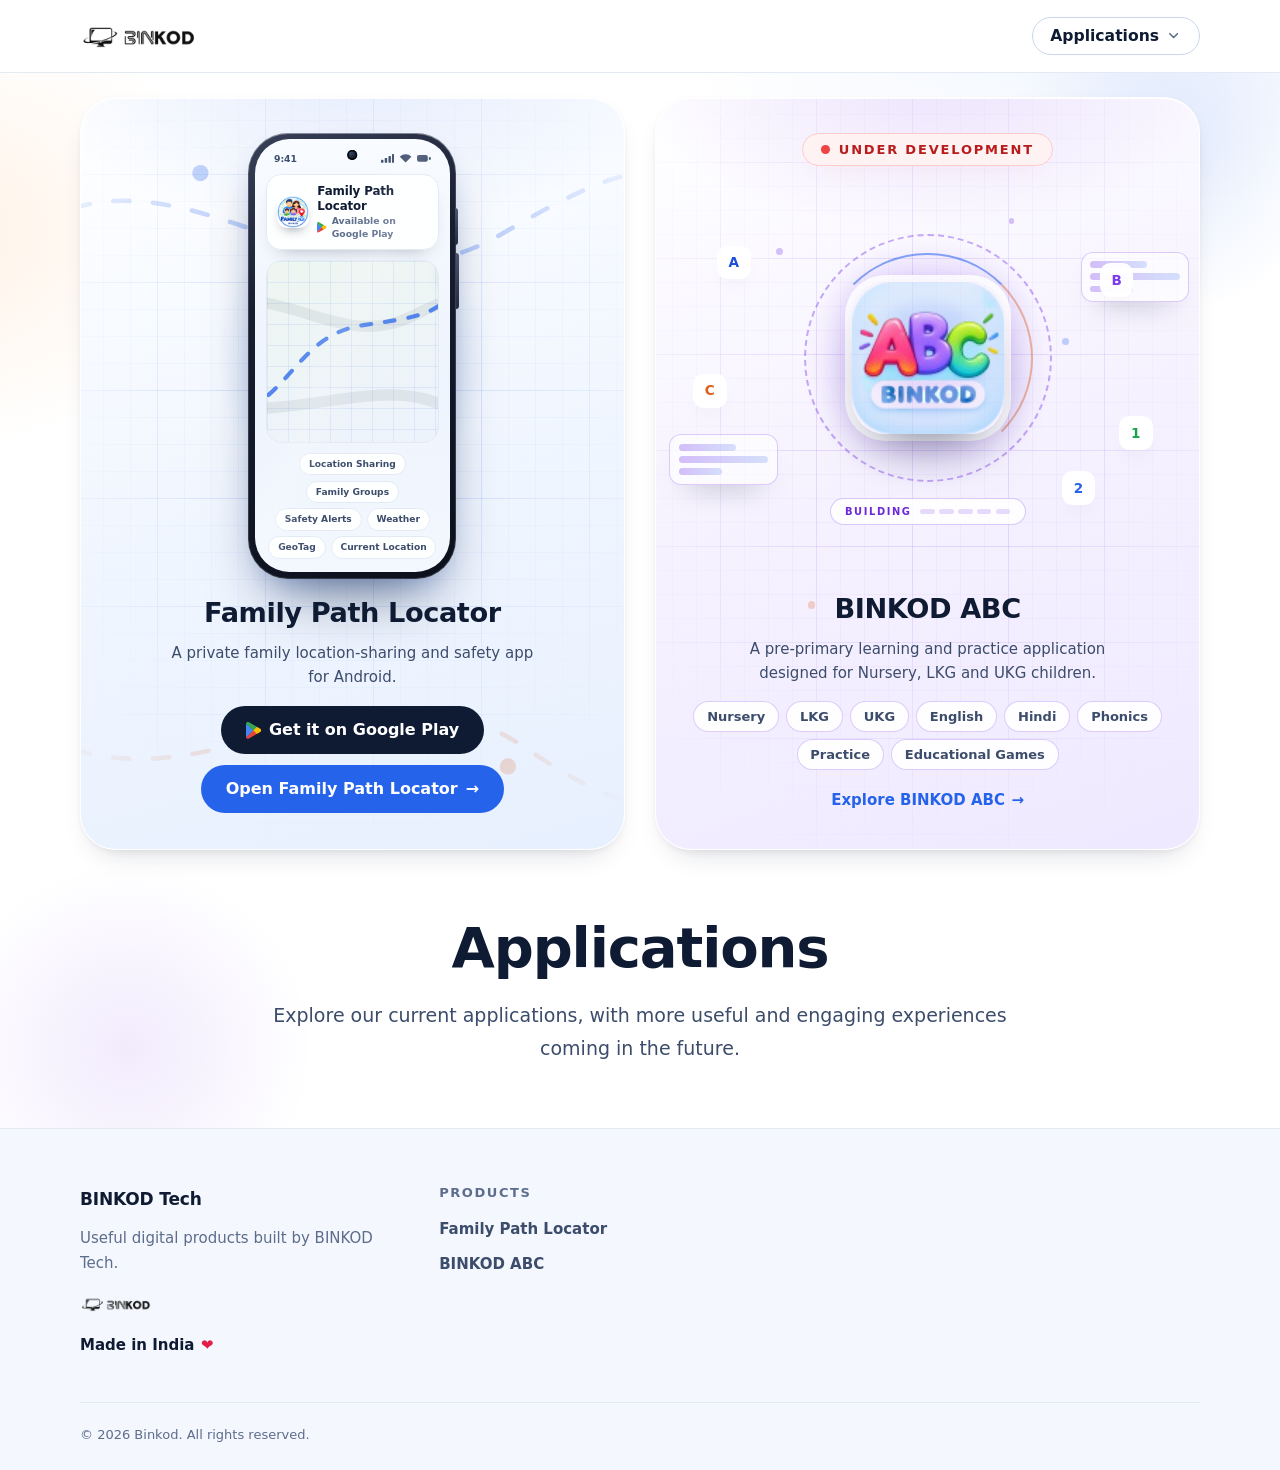
<file: index.html>
<!DOCTYPE html>
<html lang="en">
<head>
  <meta charset="UTF-8">
  <meta name="viewport" content="width=device-width, initial-scale=1.0">
  <title>BINKOD Tech — Applications</title>
  <meta name="description" content="BINKOD Tech builds useful digital products — Family Path Locator, a family location-sharing app for Android, and BINKOD ABC, a pre-primary learning app in development.">
  <meta name="theme-color" content="#2563eb">
  <!-- TODO: Add canonical URL and og:url once the production domain is confirmed. -->
  <meta property="og:type" content="website">
  <meta property="og:site_name" content="BINKOD Tech">
  <meta property="og:title" content="BINKOD Tech — Applications">
  <meta property="og:description" content="BINKOD Tech builds useful digital products — Family Path Locator for Android and BINKOD ABC, in development.">
  <!-- TODO: Add og:image once the production domain is confirmed. -->
  <link rel="icon" type="image/png" sizes="96x96" href="/public/favicon/fav-96.png">
  <link rel="apple-touch-icon" href="/public/favicon/apple-touch-icon.png">
  <link rel="stylesheet" href="/css/global.css">
  <script src="/js/global.js" defer></script>
</head>
<body>
  <a class="skip-link" href="#main-content">Skip to main content</a>

  <!-- ============================ HEADER ============================ -->
  <header class="site-header root-header">
    <div class="container header-inner">
      <!-- Primary brand: the BINKOD wordmark links to www.binkod.in -->
      <a class="root-logo" href="https://www.binkod.in/" target="_blank" rel="noopener noreferrer">
        <img src="/public/assets/shared/binkod.png" alt="BINKOD Tech" width="150" height="68">
      </a>

      <!-- Applications: grouped product navigation -->
      <details class="nav-apps" id="nav-apps">
        <summary class="nav-apps__toggle">
          Applications
          <svg class="nav-apps__chevron" viewBox="0 0 24 24" fill="none" stroke="currentColor" stroke-width="2.5" stroke-linecap="round" stroke-linejoin="round" aria-hidden="true" focusable="false"><polyline points="6 9 12 15 18 9"/></svg>
        </summary>
        <div class="nav-apps__panel">
          <ul class="nav-apps__list">
            <li>
              <a class="nav-apps__item" href="/family-path-locator/">
                <img class="nav-apps__icon" src="/public/assets/family-path/icons/familypath.png" alt="" width="36" height="36">
                <span class="nav-apps__meta">
                  <span class="nav-apps__name">Family Path Locator</span>
                  <span class="nav-apps__desc">Family location &amp; safety</span>
                </span>
              </a>
            </li>
            <li>
              <a class="nav-apps__item" href="/binkod-abc/">
                <img class="nav-apps__icon" src="/public/assets/binkod-abc/icons/app-icon.png" alt="" width="36" height="36" loading="lazy">
                <span class="nav-apps__meta">
                  <span class="nav-apps__name">
                    BINKOD ABC
                    <span class="nav-apps__badge">Under development</span>
                  </span>
                  <span class="nav-apps__desc">Pre-primary learning</span>
                </span>
              </a>
            </li>
          </ul>
        </div>
      </details>
    </div>
  </header>

  <main id="main-content">
    <!-- ============================ APPLICATION SHOWCASE (first content) ============================ -->
    <section class="root-hero" aria-labelledby="applications-title">
      <div class="container">
        <div class="showcase">
          <!-- ============ LEFT — Family Path Locator (Android phone) ============ -->
          <div class="showcase__slot anim-in--left">
            <div class="showcase__panel showcase__panel--fp">
              <!-- Map-inspired backdrop: soft coordinate grid + flowing routes -->
              <span class="fp-deco fp-deco--grid" aria-hidden="true"></span>
              <svg class="fp-deco fp-deco__routes" viewBox="0 0 300 460" preserveAspectRatio="xMidYMid slice" aria-hidden="true" focusable="false">
                <path class="fp-route fp-route--a" d="M-24 92 C 60 44, 140 152, 232 98 S 336 54, 372 128"/>
                <path class="fp-route fp-route--b" d="M-24 374 C 70 424, 152 318, 246 382 S 348 402, 372 344"/>
                <circle class="fp-route-dot fp-route-dot--a" cx="66" cy="64" r="4.5"/>
                <circle class="fp-route-dot fp-route-dot--b" cx="236" cy="392" r="4.5"/>
              </svg>

              <!-- Android phone mockup -->
              <div class="fp-stage">
                <span class="fp-stage__glow" aria-hidden="true"></span>
                <div class="phone-float">
                  <div class="phone-tilt">
                    <div class="phone">
                      <span class="phone__btn phone__btn--vol" aria-hidden="true"></span>
                      <span class="phone__btn phone__btn--power" aria-hidden="true"></span>
                      <div class="phone__screen">
                        <div class="app-ui">
                          <div class="app-ui__bar">
                            <span>9:41</span>
                            <span class="app-ui__sys" aria-hidden="true">
                              <svg viewBox="0 0 12 8" focusable="false"><rect x="0" y="5.2" width="2.2" height="2.8" rx="0.6"/><rect x="3.4" y="3.6" width="2.2" height="4.4" rx="0.6"/><rect x="6.8" y="1.8" width="2.2" height="6.2" rx="0.6"/><rect x="10" y="0" width="2" height="8" rx="0.6"/></svg>
                              <svg viewBox="0 0 12 8" focusable="false"><path d="M6 7.7 0.7 2.5A7.5 7.5 0 0 1 11.3 2.5Z"/></svg>
                              <svg viewBox="0 0 11 7" focusable="false"><rect x="0" y="0.8" width="8.6" height="5.4" rx="1.6"/><rect x="9.4" y="2.3" width="1.6" height="2.4" rx="0.8"/></svg>
                            </span>
                          </div>
                          <div class="app-ui__head">
                            <img class="app-ui__icon" src="/public/assets/family-path/icons/familypath.png" alt="" width="34" height="34">
                            <div class="app-ui__titles">
                              <span class="app-ui__name">Family Path Locator</span>
                              <span class="app-ui__avail">
                                <svg class="app-ui__play-icon" viewBox="0 0 92 101" aria-hidden="true" focusable="false"><path fill="#EA4335" d="M42.7141006,48.2030918 L0.378682653,92.5574864 C1.34201801,95.9718278 3.8294422,98.7491902 7.11735265,100.081627 C10.4052631,101.414063 14.1244454,101.151948 17.1929731,99.3715328 L64.8282049,72.2415332 L42.7141006,48.2030918 Z"/><path fill="#FBBC04" d="M85.5227162,40.6634756 L64.9228444,28.8650805 L41.7361587,49.2125801 L65.0174839,72.1784402 L85.4596231,60.5062311 C89.1508724,58.5735708 91.4640104,54.7514463 91.4640104,50.5848534 C91.4640104,46.4182604 89.1508724,42.5961359 85.4596231,40.6634756 L85.5227162,40.6634756 Z"/><path fill="#4285F4" d="M0.378682653,8.39139474 C0.122773783,9.33743897 -0.00455672329,10.3136395 3.58642309e-13,11.2936738 L3.58642309e-13,89.6552074 C0.00268414143,90.6347753 0.129891998,91.6100356 0.378682653,92.5574864 L44.1652401,49.3387662 L0.378682653,8.39139474 Z"/><path fill="#34A853" d="M43.0295657,50.4744406 L64.9228444,28.8650805 L17.3507056,1.60889485 C15.5610268,0.560731677 13.5255296,0.005596085 11.4515081,0 C6.30402332,-0.0101779895 1.77867801,3.40639326 0.378682653,8.35984823 L43.0295657,50.4744406 Z"/></svg>
                                Available on Google Play
                              </span>
                            </div>
                          </div>
                          <div class="app-ui__map">
                            <svg class="app-ui__map-svg" viewBox="0 0 200 130" preserveAspectRatio="xMidYMid slice" aria-hidden="true" focusable="false">
                              <path class="app-road" d="M-14 36 C 44 8, 88 66, 142 40 S 196 18, 224 44"/>
                              <path class="app-road" d="M-14 100 C 52 120, 116 80, 166 104 S 214 112, 232 94"/>
                              <path class="app-road" d="M20 -14 C 34 40, 10 84, 40 148"/>
                              <path class="app-route" d="M26 106 C 58 88, 66 52, 108 46 S 158 38, 174 22"/>
                              <circle class="app-route-start" cx="26" cy="106" r="4"/>
                              <g class="app-pin" transform="translate(174 22)">
                                <circle class="app-pin__ping" cx="0" cy="-14" r="6"/>
                                <path class="app-pin__shape" d="M0 0 C-6 -8.5 -8.5 -11.5 -8.5 -15.5 A8.5 8.5 0 1 1 8.5 -15.5 C8.5 -11.5 6 -8.5 0 0 Z"/>
                                <circle class="app-pin__dot" cx="0" cy="-15.5" r="3.2"/>
                              </g>
                            </svg>
                          </div>
                          <ul class="app-ui__pills">
                            <li>Location Sharing</li>
                            <li>Family Groups</li>
                            <li>Safety Alerts</li>
                            <li>Weather</li>
                            <li>GeoTag</li>
                            <li>Current Location</li>
                          </ul>
                        </div>
                        <span class="phone__cam" aria-hidden="true"></span>
                        <span class="phone__glare" aria-hidden="true"></span>
                      </div>
                    </div>
                  </div>
                </div>
              </div>

              <div class="showcase__info">
                <h2 class="showcase__title">Family Path Locator</h2>
                <p class="showcase__desc">A private family location-sharing and safety app for Android.</p>
                <div class="showcase__actions">
                  <a class="btn btn--play" href="https://play.google.com/store/apps/details?id=com.binkod.familypath" target="_blank" rel="noopener noreferrer" data-play-link>
                    <svg class="btn__play-icon" viewBox="0 0 92 101" aria-hidden="true" focusable="false"><path fill="#EA4335" d="M42.7141006,48.2030918 L0.378682653,92.5574864 C1.34201801,95.9718278 3.8294422,98.7491902 7.11735265,100.081627 C10.4052631,101.414063 14.1244454,101.151948 17.1929731,99.3715328 L64.8282049,72.2415332 L42.7141006,48.2030918 Z"/><path fill="#FBBC04" d="M85.5227162,40.6634756 L64.9228444,28.8650805 L41.7361587,49.2125801 L65.0174839,72.1784402 L85.4596231,60.5062311 C89.1508724,58.5735708 91.4640104,54.7514463 91.4640104,50.5848534 C91.4640104,46.4182604 89.1508724,42.5961359 85.4596231,40.6634756 L85.5227162,40.6634756 Z"/><path fill="#4285F4" d="M0.378682653,8.39139474 C0.122773783,9.33743897 -0.00455672329,10.3136395 3.58642309e-13,11.2936738 L3.58642309e-13,89.6552074 C0.00268414143,90.6347753 0.129891998,91.6100356 0.378682653,92.5574864 L44.1652401,49.3387662 L0.378682653,8.39139474 Z"/><path fill="#34A853" d="M43.0295657,50.4744406 L64.9228444,28.8650805 L17.3507056,1.60889485 C15.5610268,0.560731677 13.5255296,0.005596085 11.4515081,0 C6.30402332,-0.0101779895 1.77867801,3.40639326 0.378682653,8.35984823 L43.0295657,50.4744406 Z"/></svg>
                    Get it on Google Play
                  </a>
                  <a class="btn btn--primary" href="/family-path-locator/">
                    Open Family Path Locator
                    <span class="showcase__arrow" aria-hidden="true">→</span>
                  </a>
                </div>
              </div>
            </div>
          </div>

          <!-- ============ RIGHT — BINKOD ABC (under development) ============ -->
          <div class="showcase__slot anim-in--right">
            <div class="showcase__panel showcase__panel--abc">
              <!-- Blueprint-inspired backdrop -->
              <span class="abc-deco abc-deco--grid" aria-hidden="true"></span>
              <span class="abc-dot abc-dot--1" aria-hidden="true"></span>
              <span class="abc-dot abc-dot--2" aria-hidden="true"></span>
              <span class="abc-dot abc-dot--3" aria-hidden="true"></span>
              <span class="abc-dot abc-dot--4" aria-hidden="true"></span>

              <p class="abc-status">
                <span class="abc-status__dot" aria-hidden="true"></span>
                Under development
              </p>

              <div class="abc-stage">
                <span class="abc-stage__glow" aria-hidden="true"></span>

                <span class="abc-frag abc-frag--a" aria-hidden="true">A</span>
                <span class="abc-frag abc-frag--b" aria-hidden="true">B</span>
                <span class="abc-frag abc-frag--c" aria-hidden="true">C</span>
                <span class="abc-frag abc-frag--d" aria-hidden="true">1</span>
                <span class="abc-frag abc-frag--e" aria-hidden="true">2</span>

                <span class="abc-wire abc-wire--a" aria-hidden="true"><i></i><i></i><i></i></span>
                <span class="abc-wire abc-wire--b" aria-hidden="true"><i></i><i></i><i></i></span>

                <div class="abc-orbit">
                  <span class="abc-orbit__ring abc-orbit__ring--dashed" aria-hidden="true"></span>
                  <span class="abc-orbit__ring abc-orbit__ring--sweep" aria-hidden="true"></span>
                  <span class="abc-orbit__halo" aria-hidden="true"></span>
                  <div class="abc-icon-intro">
                    <div class="abc-icon-float">
                      <img class="abc-icon" src="/public/assets/binkod-abc/icons/app-icon.png" alt="BINKOD ABC app icon" width="156" height="156" loading="lazy">
                    </div>
                  </div>
                </div>

                <div class="abc-build" aria-hidden="true">
                  <span class="abc-build__label">Building</span>
                  <span class="abc-build__steps"><i></i><i></i><i></i><i></i><i></i></span>
                </div>
              </div>

              <div class="showcase__info">
                <h2 class="showcase__title">BINKOD ABC</h2>
                <p class="showcase__desc">A pre-primary learning and practice application designed for Nursery, LKG and UKG children.</p>
                <ul class="showcase__tags">
                  <li>Nursery</li>
                  <li>LKG</li>
                  <li>UKG</li>
                  <li>English</li>
                  <li>Hindi</li>
                  <li>Phonics</li>
                  <li>Practice</li>
                  <li>Educational Games</li>
                </ul>
                <div class="showcase__actions">
                  <a class="showcase__link" href="/binkod-abc/">
                    Explore BINKOD ABC
                    <span class="showcase__arrow" aria-hidden="true">→</span>
                  </a>
                </div>
              </div>
            </div>
          </div>
        </div>
      </div>

      <!-- Applications heading + subtitle — intentionally placed AFTER the showcase -->
      <div class="container root-hero__inner root-hero__apps">
        <h1 id="applications-title" class="anim-in">Applications</h1>
        <p class="lead anim-in anim-in--delay">Explore our current applications, with more useful and engaging experiences coming in the future.</p>
      </div>
    </section>
  </main>

  <!-- ============================ FOOTER ============================ -->
  <footer class="site-footer">
    <div class="container">
      <div class="footer-grid">
        <div class="footer-brand">
          <span class="brand__name">BINKOD Tech</span>
          <p class="footer-brand__text">
            Useful digital products built by BINKOD Tech.
          </p>
          <a class="binkod-link" href="https://www.binkod.in/" target="_blank" rel="noopener noreferrer">
            <img src="/public/assets/shared/binkod.png" alt="BINKOD Tech" width="160" height="70" loading="lazy">
          </a>
          <p class="made-in">Made in India <span class="made-in__heart" aria-hidden="true">❤️</span></p>
        </div>
        <div class="footer-col">
          <h2 class="footer__title">Products</h2>
          <ul class="footer-links">
            <li><a href="/family-path-locator/">Family Path Locator</a></li>
            <li><a href="/binkod-abc/">BINKOD ABC</a></li>
          </ul>
        </div>
      </div>
      <div class="footer-bottom">
        <span>© 2026 Binkod. All rights reserved.</span>
      </div>
    </div>
  </footer>
</body>
</html>
</file>
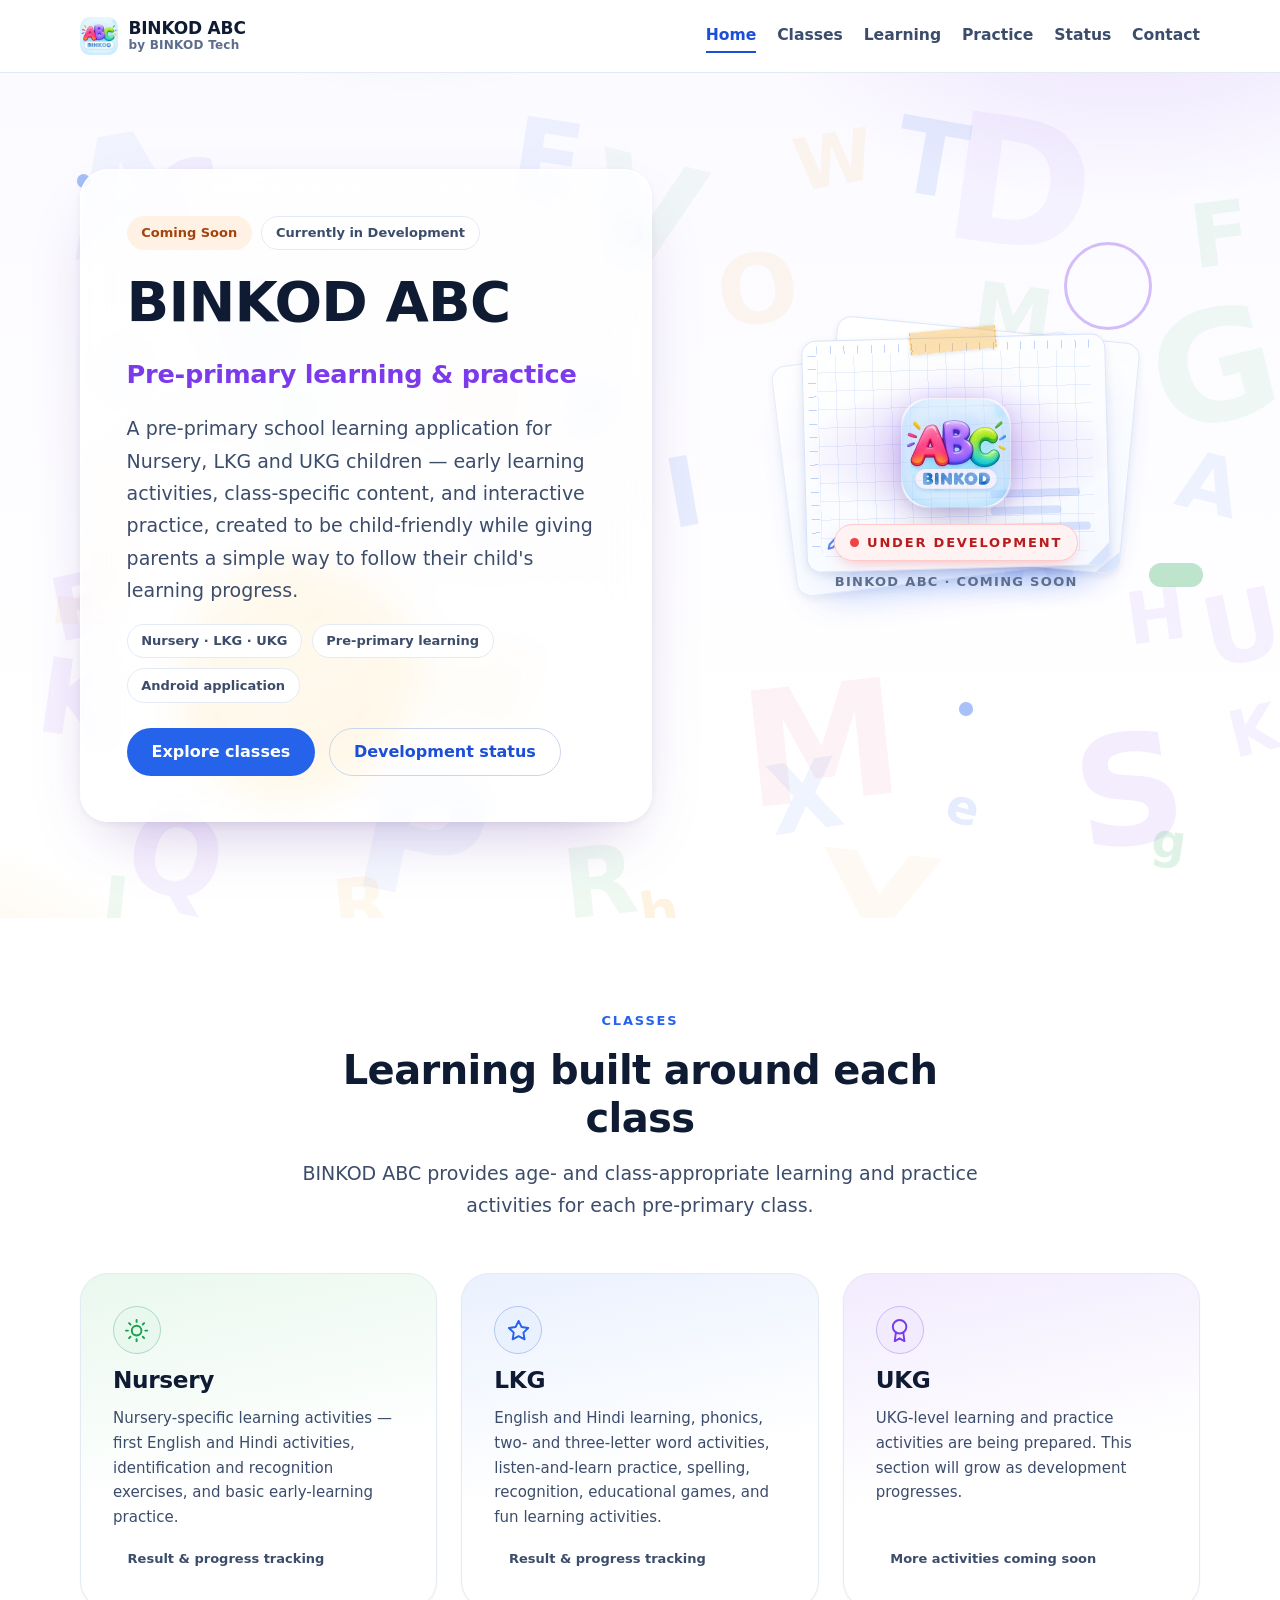
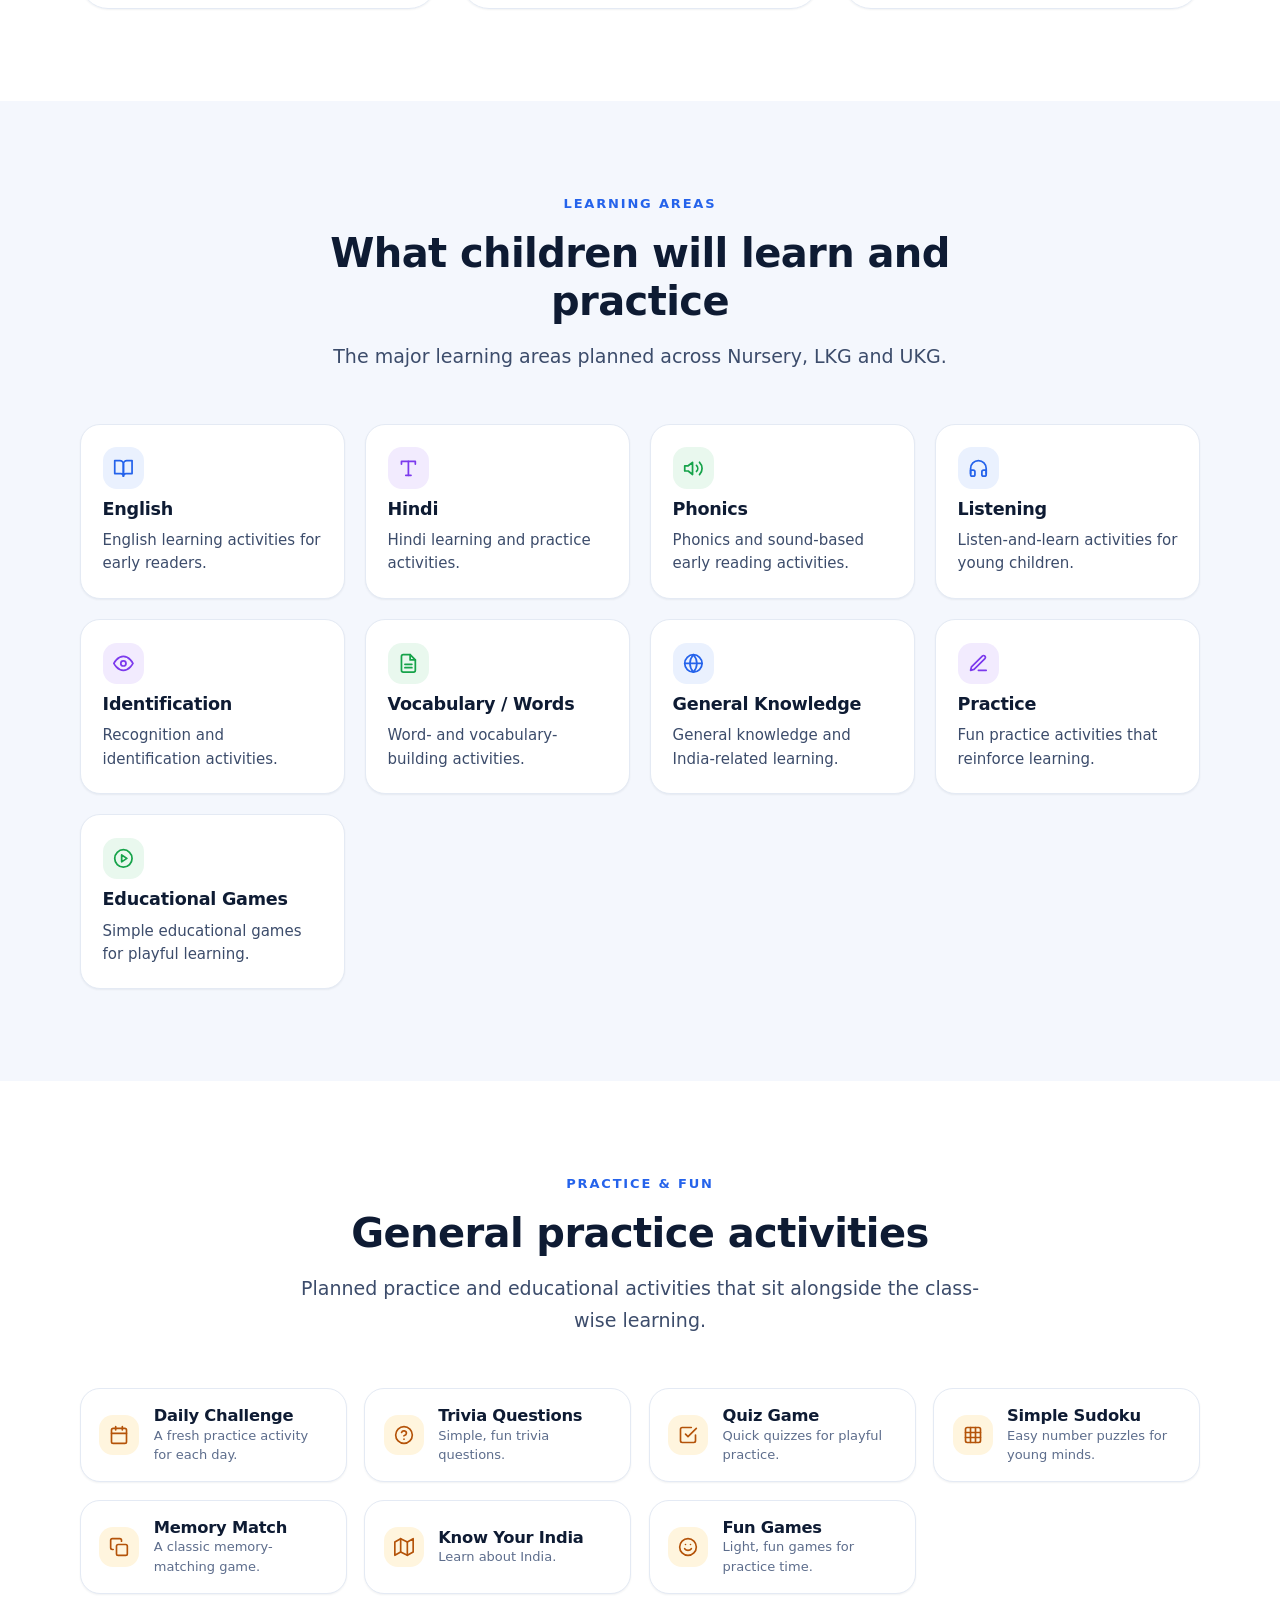
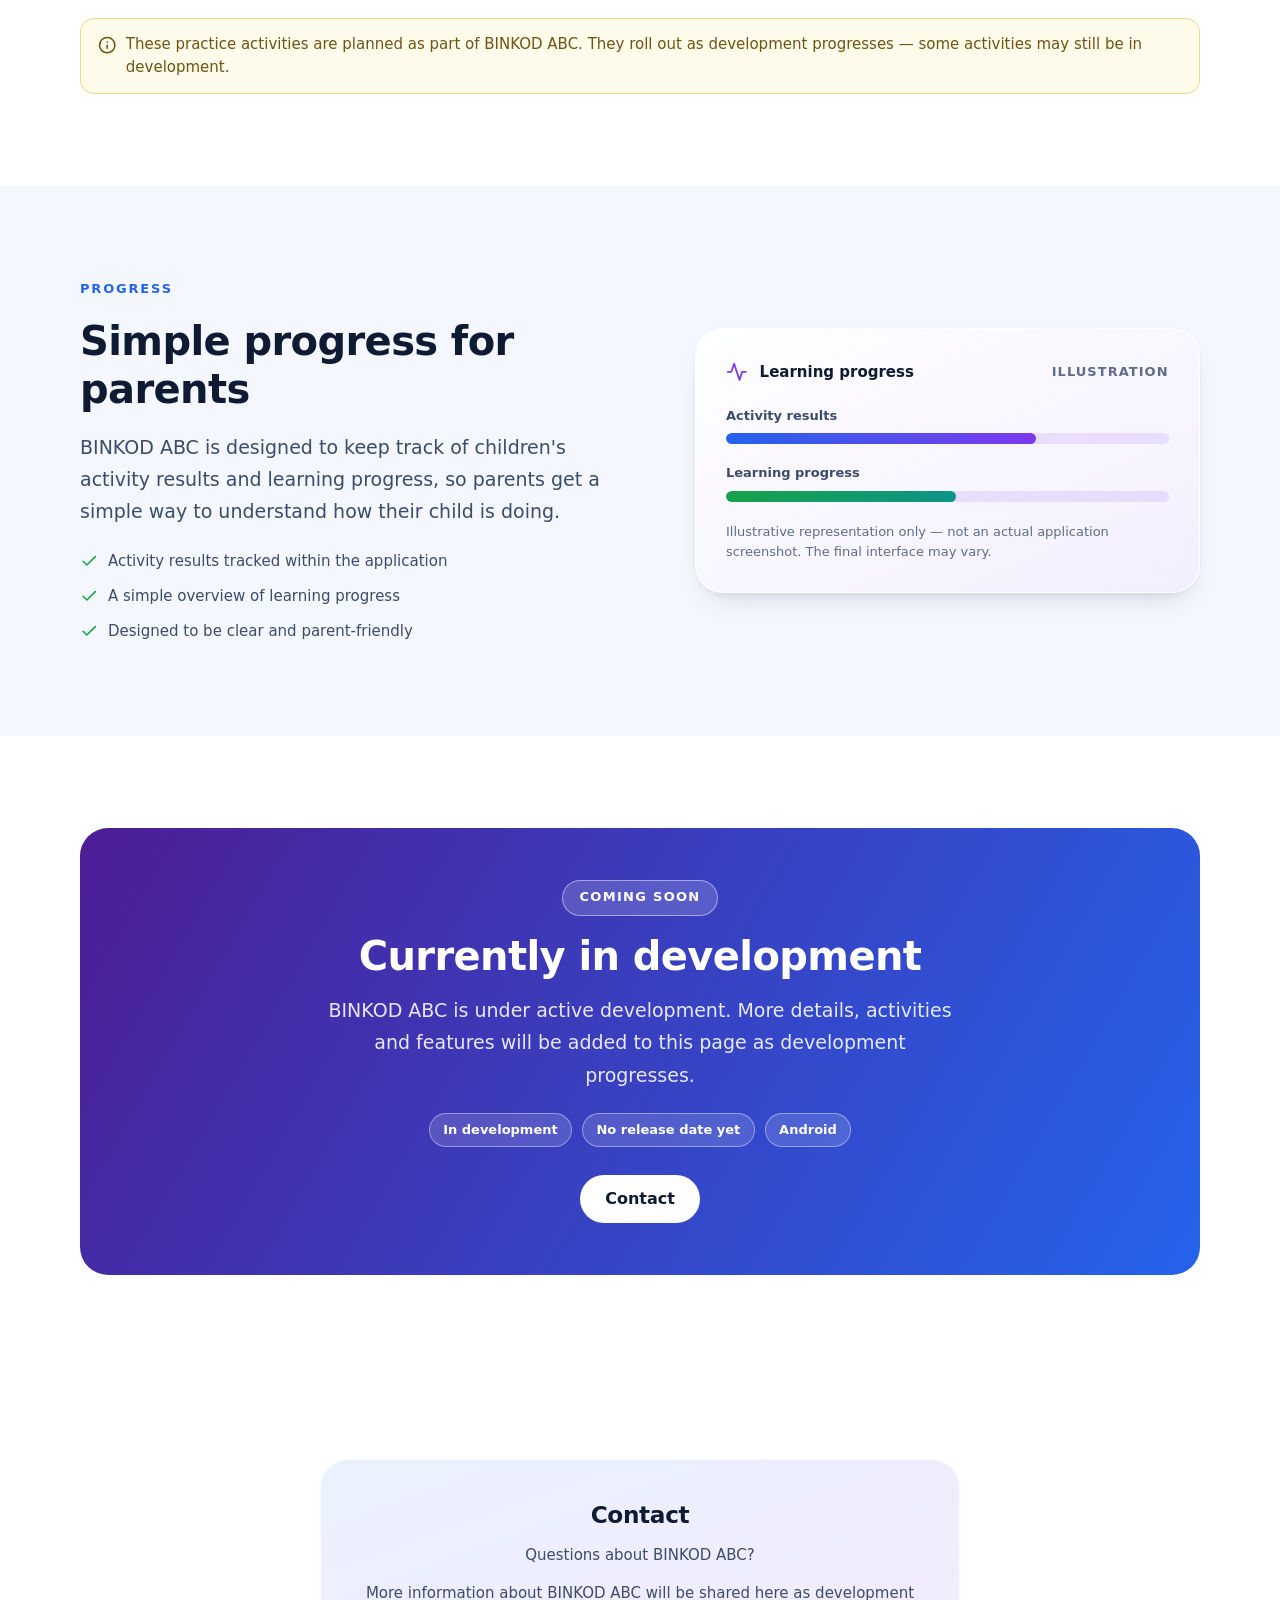
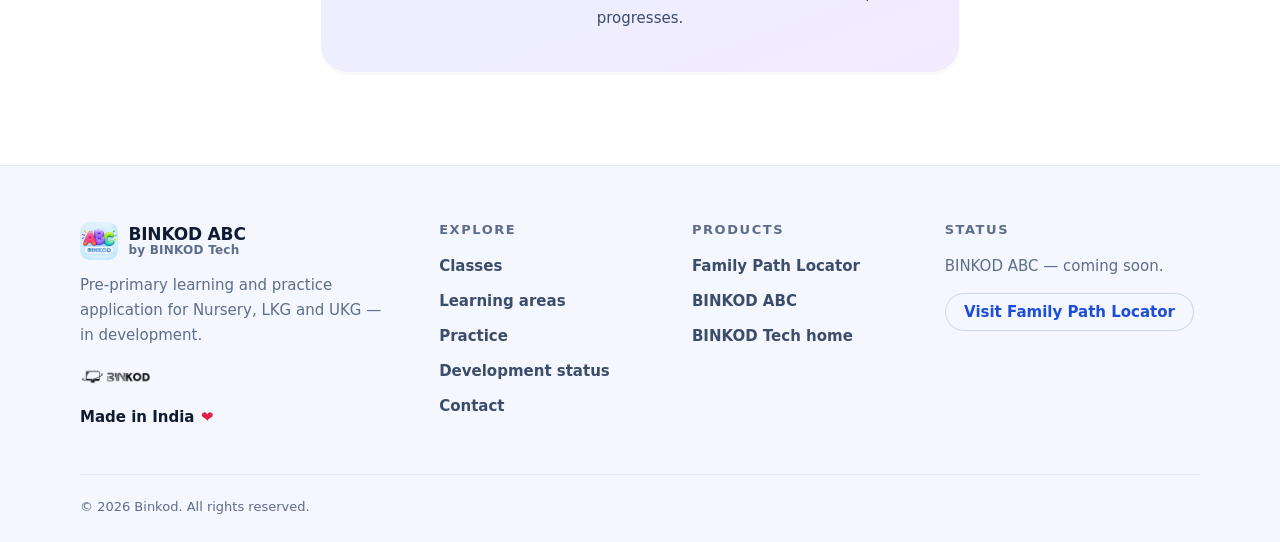
<file: binkod-abc/index.html>
<!DOCTYPE html>
<html lang="en">
<head>
  <meta charset="UTF-8">
  <meta name="viewport" content="width=device-width, initial-scale=1.0">
  <title>BINKOD ABC — Pre-Primary Learning for Nursery, LKG &amp; UKG | BINKOD Tech</title>
  <meta name="description" content="BINKOD ABC is an upcoming pre-primary learning and practice application for Nursery, LKG and UKG children, developed by BINKOD Tech. Currently in development.">
  <meta name="theme-color" content="#2563eb">
  <script>
    document.documentElement.classList.add('js');
    window.setTimeout(function () {
      if (!document.documentElement.classList.contains('is-reveal-ready')) {
        document.documentElement.classList.remove('js');
      }
    }, 3000);
  </script>
  <!-- TODO: Add canonical URL and og:url once the production domain is confirmed. -->
  <meta property="og:type" content="website">
  <meta property="og:site_name" content="BINKOD Tech">
  <meta property="og:title" content="BINKOD ABC — Pre-Primary Learning for Nursery, LKG &amp; UKG">
  <meta property="og:description" content="BINKOD ABC is an upcoming pre-primary learning and practice application for Nursery, LKG and UKG children, developed by BINKOD Tech.">
  <!-- TODO: Add og:image once the production domain is confirmed. -->
  <link rel="icon" type="image/png" sizes="96x96" href="/public/favicon/fav-96.png">
  <link rel="apple-touch-icon" href="/public/favicon/apple-touch-icon.png">
  <link rel="stylesheet" href="/css/global.css">
  <link rel="stylesheet" href="/css/binkod-abc.css">
  <script src="/js/global.js" defer></script>
  <script src="/js/binkod-abc.js" defer></script>
</head>
<body class="abc-page">
  <a class="skip-link" href="#main-content">Skip to main content</a>

  <!-- ============================ HEADER ============================ -->
  <header class="site-header">
    <div class="container header-inner">
      <a class="brand" href="/binkod-abc/">
        <img class="brand__img" src="/public/assets/binkod-abc/icons/app-icon.png" alt="" width="38" height="38">
        <span class="brand__text">
          <span class="brand__name">BINKOD ABC</span>
          <span class="brand__by">by BINKOD Tech</span>
        </span>
      </a>
      <button class="nav-toggle" type="button" aria-expanded="false" aria-controls="primary-navigation" aria-label="Open menu">
        <span class="nav-toggle__bar" aria-hidden="true"></span>
        <span class="nav-toggle__bar" aria-hidden="true"></span>
        <span class="nav-toggle__bar" aria-hidden="true"></span>
      </button>
      <nav class="site-nav" id="primary-navigation" aria-label="Primary">
        <ul class="site-nav__list">
          <li><a class="site-nav__link" href="/binkod-abc/" aria-current="page">Home</a></li>
          <li><a class="site-nav__link" href="/binkod-abc/#classes">Classes</a></li>
          <li><a class="site-nav__link" href="/binkod-abc/#learning">Learning</a></li>
          <li><a class="site-nav__link" href="/binkod-abc/#practice">Practice</a></li>
          <li><a class="site-nav__link" href="/binkod-abc/#status">Status</a></li>
          <li><a class="site-nav__link" href="/binkod-abc/#contact">Contact</a></li>
        </ul>
        <!-- BINKOD ABC is in development: intentionally no download/store button. -->
      </nav>
    </div>
  </header>

  <main id="main-content">
    <!-- ============================ HERO ============================ -->
    <section class="abc-hero">
      <div class="abc-hero__shapes" aria-hidden="true">
        <span class="abc-shape abc-shape--dot"></span>
        <span class="abc-shape abc-shape--ring"></span>
        <span class="abc-shape abc-shape--blob"></span>
        <span class="abc-shape abc-shape--pill"></span>
        <span class="abc-shape abc-shape--dot"></span>

        <!-- Far layer: large, very faint letters -->
        <span class="abc-letter abc-letter--far abc-l--zoom" style="--x:5%;--y:5%;--fs:10rem;--rot:-10deg;--lc:rgba(37,99,235,.05);--dur:28s;--del:-4s">A</span>
        <span class="abc-letter abc-letter--far abc-l--drift" style="--x:74%;--y:3%;--fs:11rem;--rot:8deg;--lc:rgba(124,58,237,.05);--dur:32s;--del:-9s;--dx:-1.6rem;--dy:1.2rem">D</span>
        <span class="abc-letter abc-letter--far abc-l--grow abc-l--hide" style="--x:90%;--y:26%;--fs:9.5rem;--rot:-14deg;--lc:rgba(22,163,74,.06);--dur:30s;--del:-14s">G</span>
        <span class="abc-letter abc-letter--far abc-l--swirl abc-l--hide" style="--x:6%;--y:42%;--fs:12rem;--rot:6deg;--rot2:15deg;--lc:rgba(245,158,11,.05);--dur:34s;--del:-2s">J</span>
        <span class="abc-letter abc-letter--far abc-l--zoom abc-l--hide" style="--x:58%;--y:70%;--fs:10rem;--rot:-6deg;--lc:rgba(225,29,72,.05);--dur:26s;--del:-11s">M</span>
        <span class="abc-letter abc-letter--far abc-l--drift" style="--x:28%;--y:80%;--fs:11rem;--rot:12deg;--lc:rgba(37,99,235,.05);--dur:36s;--del:-6s;--dx:1.8rem;--dy:-1.4rem">P</span>
        <span class="abc-letter abc-letter--far abc-l--fade" style="--x:84%;--y:76%;--fs:9.5rem;--rot:-8deg;--lc:rgba(124,58,237,.09);--dur:28s;--del:-17s">S</span>
        <span class="abc-letter abc-letter--far abc-l--still" style="--x:46%;--y:8%;--fs:9rem;--rot:14deg;--lc:rgba(22,163,74,.05);--dur:30s;--del:-13s">V</span>
        <span class="abc-letter abc-letter--far abc-l--grow abc-l--tab-hide" style="--x:16%;--y:22%;--fs:8.5rem;--rot:-16deg;--lc:rgba(37,99,235,.06);--dur:31s;--del:-8s">B</span>
        <span class="abc-letter abc-letter--far abc-l--drift" style="--x:64%;--y:90%;--fs:10rem;--rot:6deg;--lc:rgba(245,158,11,.05);--dur:29s;--del:-3s;--dx:-1.5rem;--dy:-1.2rem">Y</span>

        <!-- Mid layer: medium letters -->
        <span class="abc-letter abc-letter--mid abc-l--swirl" style="--x:12%;--y:9%;--fs:6rem;--rot:-12deg;--rot2:6deg;--lc:rgba(124,58,237,.07);--dur:24s;--del:-5s">C</span>
        <span class="abc-letter abc-letter--mid abc-l--zoom" style="--x:40%;--y:4%;--fs:6.5rem;--rot:9deg;--lc:rgba(37,99,235,.07);--dur:22s;--del:-12s">E</span>
        <span class="abc-letter abc-letter--mid abc-l--grow abc-l--tab-hide" style="--x:93%;--y:14%;--fs:5.5rem;--rot:-7deg;--lc:rgba(22,163,74,.07);--dur:26s;--del:-7s">F</span>
        <span class="abc-letter abc-letter--mid abc-l--drift" style="--x:34%;--y:32%;--fs:7rem;--rot:14deg;--lc:rgba(245,158,11,.07);--dur:25s;--del:-15s;--dx:-1.4rem;--dy:-1.6rem">H</span>
        <span class="abc-letter abc-letter--mid abc-l--fade" style="--x:52%;--y:44%;--fs:6rem;--rot:-10deg;--lc:rgba(37,99,235,.1);--dur:23s;--del:-1s">I</span>
        <span class="abc-letter abc-letter--mid abc-l--zoom" style="--x:3%;--y:68%;--fs:6.5rem;--rot:8deg;--lc:rgba(124,58,237,.07);--dur:27s;--del:-9s">K</span>
        <span class="abc-letter abc-letter--mid abc-l--grow abc-l--hide" style="--x:22%;--y:56%;--fs:6rem;--rot:-14deg;--lc:rgba(22,163,74,.07);--dur:24s;--del:-4s">L</span>
        <span class="abc-letter abc-letter--mid abc-l--swirl abc-l--tab-hide" style="--x:78%;--y:50%;--fs:6.5rem;--rot:6deg;--rot2:-8deg;--lc:rgba(37,99,235,.07);--dur:26s;--del:-13s">N</span>
        <span class="abc-letter abc-letter--mid abc-l--drift" style="--x:56%;--y:20%;--fs:6rem;--rot:-8deg;--lc:rgba(245,158,11,.07);--dur:25s;--del:-8s;--dx:1.4rem;--dy:1.3rem">O</span>
        <span class="abc-letter abc-letter--mid abc-l--zoom abc-l--hide" style="--x:10%;--y:86%;--fs:7rem;--rot:12deg;--lc:rgba(124,58,237,.07);--dur:28s;--del:-2s">Q</span>
        <span class="abc-letter abc-letter--mid abc-l--grow abc-l--hide" style="--x:44%;--y:90%;--fs:6rem;--rot:-6deg;--lc:rgba(22,163,74,.07);--dur:24s;--del:-16s">R</span>
        <span class="abc-letter abc-letter--mid abc-l--fade abc-l--tab-hide" style="--x:70%;--y:4%;--fs:6.5rem;--rot:10deg;--lc:rgba(37,99,235,.1);--dur:23s;--del:-6s">T</span>
        <span class="abc-letter abc-letter--mid abc-l--drift abc-l--hide" style="--x:94%;--y:60%;--fs:6rem;--rot:-12deg;--lc:rgba(124,58,237,.07);--dur:27s;--del:-10s;--dx:-1.3rem;--dy:-1.5rem">U</span>
        <span class="abc-letter abc-letter--mid abc-l--swirl" style="--x:32%;--y:66%;--fs:7rem;--rot:8deg;--rot2:-6deg;--lc:rgba(245,158,11,.07);--dur:26s;--del:-14s">W</span>
        <span class="abc-letter abc-letter--mid abc-l--grow abc-l--tab-hide" style="--x:60%;--y:80%;--fs:6rem;--rot:-9deg;--lc:rgba(37,99,235,.07);--dur:25s;--del:-7s">X</span>
        <span class="abc-letter abc-letter--mid abc-l--zoom" style="--x:20%;--y:36%;--fs:6.5rem;--rot:11deg;--lc:rgba(22,163,74,.07);--dur:24s;--del:-11s">Z</span>

        <!-- Alphabet repeats filling remaining space -->
        <span class="abc-letter abc-letter--mid abc-l--drift" style="--x:92%;--y:44%;--fs:5rem;--rot:14deg;--lc:rgba(37,99,235,.07);--dur:25s;--del:-12s;--dx:-1.4rem;--dy:-1.2rem">A</span>
        <span class="abc-letter abc-letter--mid abc-l--zoom" style="--x:4%;--y:58%;--fs:5.5rem;--rot:-12deg;--lc:rgba(124,58,237,.07);--dur:27s;--del:-5s">E</span>
        <span class="abc-letter abc-letter--mid abc-l--grow abc-l--hide" style="--x:76%;--y:24%;--fs:5rem;--rot:8deg;--lc:rgba(22,163,74,.07);--dur:24s;--del:-15s">M</span>
        <span class="abc-letter abc-letter--mid abc-l--swirl" style="--x:26%;--y:94%;--fs:4.5rem;--rot:-6deg;--rot2:9deg;--lc:rgba(245,158,11,.07);--dur:26s;--del:-7s">R</span>
        <span class="abc-letter abc-letter--mid abc-l--fade" style="--x:44%;--y:36%;--fs:4.5rem;--rot:10deg;--lc:rgba(37,99,235,.1);--dur:23s;--del:-10s">T</span>
        <span class="abc-letter abc-letter--mid abc-l--drift abc-l--hide" style="--x:88%;--y:60%;--fs:4.5rem;--rot:-8deg;--lc:rgba(124,58,237,.07);--dur:25s;--del:-4s;--dx:1.2rem;--dy:1.4rem">H</span>
        <span class="abc-letter abc-letter--mid abc-l--grow" style="--x:8%;--y:94%;--fs:4.5rem;--rot:6deg;--lc:rgba(22,163,74,.07);--dur:24s;--del:-13s">L</span>
        <span class="abc-letter abc-letter--mid abc-l--zoom" style="--x:62%;--y:6%;--fs:4.5rem;--rot:-10deg;--lc:rgba(245,158,11,.07);--dur:26s;--del:-9s">W</span>
        <span class="abc-letter abc-letter--mid abc-l--still" style="--x:36%;--y:50%;--fs:4rem;--rot:12deg;--lc:rgba(37,99,235,.07);--dur:30s;--del:-6s">D</span>
        <span class="abc-letter abc-letter--mid abc-l--swirl" style="--x:96%;--y:74%;--fs:4rem;--rot:-14deg;--rot2:7deg;--lc:rgba(124,58,237,.07);--dur:25s;--del:-16s">K</span>

        <!-- Near layer: a few smaller, slightly stronger letters -->
        <span class="abc-letter abc-letter--near abc-l--swirl" style="--x:8%;--y:32%;--fs:3.2rem;--rot:-14deg;--rot2:10deg;--lc:rgba(37,99,235,.12);--dur:18s;--del:-3s">a</span>
        <span class="abc-letter abc-letter--near abc-l--grow abc-l--hide" style="--x:48%;--y:16%;--fs:2.8rem;--rot:12deg;--lc:rgba(124,58,237,.12);--dur:16s;--del:-8s">b</span>
        <span class="abc-letter abc-letter--near abc-l--drift abc-l--tab-hide" style="--x:30%;--y:14%;--fs:3rem;--rot:10deg;--lc:rgba(22,163,74,.11);--dur:17s;--del:-5s;--dx:.9rem;--dy:-.8rem">c</span>
        <span class="abc-letter abc-letter--near abc-l--zoom abc-l--hide" style="--x:14%;--y:74%;--fs:3.4rem;--rot:-8deg;--lc:rgba(245,158,11,.12);--dur:19s;--del:-12s">d</span>
        <span class="abc-letter abc-letter--near abc-l--grow abc-l--hide" style="--x:74%;--y:84%;--fs:3rem;--rot:14deg;--lc:rgba(37,99,235,.12);--dur:16s;--del:-2s">e</span>
        <span class="abc-letter abc-letter--near abc-l--swirl" style="--x:66%;--y:56%;--fs:3.2rem;--rot:-12deg;--rot2:8deg;--lc:rgba(124,58,237,.12);--dur:18s;--del:-9s">f</span>
        <span class="abc-letter abc-letter--near abc-l--fade abc-l--hide" style="--x:90%;--y:88%;--fs:3rem;--rot:8deg;--lc:rgba(22,163,74,.14);--dur:17s;--del:-6s">g</span>
        <span class="abc-letter abc-letter--near abc-l--zoom" style="--x:50%;--y:96%;--fs:3.4rem;--rot:-10deg;--lc:rgba(245,158,11,.12);--dur:19s;--del:-14s">h</span>
      </div>
      <div class="container abc-hero__grid">
        <div class="abc-hero__copy anim-in">
          <div class="abc-hero__badges">
            <span class="chip chip--accent">Coming Soon</span>
            <span class="chip">Currently in Development</span>
          </div>
          <h1>BINKOD ABC</h1>
          <p class="abc-hero__tagline">Pre-primary learning &amp; practice</p>
          <p class="lead">
            A pre-primary school learning application for Nursery, LKG and UKG
            children — early learning activities, class-specific content, and
            interactive practice, created to be child-friendly while giving
            parents a simple way to follow their child's learning progress.
          </p>
          <div class="abc-hero__badges">
            <span class="chip">Nursery · LKG · UKG</span>
            <span class="chip">Pre-primary learning</span>
            <span class="chip">Android application</span>
          </div>
          <div class="actions">
            <a class="btn btn--primary" href="/binkod-abc/#classes">Explore classes</a>
            <a class="btn btn--outline" href="/binkod-abc/#status">Development status</a>
          </div>
        </div>
        <div class="abc-hero__visual anim-in anim-in--delay">
          <div>
            <div class="abc-hero__icon-wrap">
              <div class="abc-bp" aria-hidden="true">
                <span class="abc-bp__sheet abc-bp__sheet--back"></span>
                <span class="abc-bp__sheet abc-bp__sheet--mid"></span>
                <span class="abc-bp__sheet abc-bp__sheet--front">
                  <span class="abc-bp__grid"></span>
                  <span class="abc-bp__ticks abc-bp__ticks--top"></span>
                  <span class="abc-bp__ticks abc-bp__ticks--left"></span>
                  <span class="abc-bp__tape"></span>
                  <span class="abc-bp__steps"><i></i><i></i><i></i><i></i></span>
                  <span class="abc-bp__pencil">
                    <svg viewBox="0 0 24 24" fill="none" stroke="currentColor" stroke-width="2" stroke-linecap="round" stroke-linejoin="round" focusable="false"><path d="M12 20h9"/><path d="M16.5 3.5a2.121 2.121 0 0 1 3 3L7 19l-4 1 1-4L16.5 3.5z"/></svg>
                  </span>
                </span>
              </div>
              <img class="abc-hero__icon" src="/public/assets/binkod-abc/icons/app-icon.png" alt="BINKOD ABC application icon" width="108" height="108">
            </div>
            <p class="abc-dev"><span class="abc-dev__dot" aria-hidden="true"></span>Under development</p>
            <p class="abc-hero__icon-caption">BINKOD ABC · Coming soon</p>
          </div>
        </div>
      </div>
    </section>

    <!-- ============================ CLASSES ============================ -->
    <section id="classes" class="section" aria-labelledby="classes-title">
      <div class="container">
        <div class="section-head" data-reveal>
          <span class="eyebrow">Classes</span>
          <h2 id="classes-title">Learning built around each class</h2>
          <p class="lead">
            BINKOD ABC provides age- and class-appropriate learning and
            practice activities for each pre-primary class.
          </p>
        </div>
        <div class="abc-class-grid" data-reveal-group>
          <article class="abc-class-card abc-class-card--nursery">
            <span class="abc-class-card__icon" aria-hidden="true">
              <svg class="icon" viewBox="0 0 24 24" fill="none" stroke="currentColor" stroke-width="2" stroke-linecap="round" stroke-linejoin="round" focusable="false"><circle cx="12" cy="12" r="5"/><line x1="12" y1="1" x2="12" y2="3"/><line x1="12" y1="21" x2="12" y2="23"/><line x1="4.22" y1="4.22" x2="5.64" y2="5.64"/><line x1="18.36" y1="18.36" x2="19.78" y2="19.78"/><line x1="1" y1="12" x2="3" y2="12"/><line x1="21" y1="12" x2="23" y2="12"/><line x1="4.22" y1="19.78" x2="5.64" y2="18.36"/><line x1="18.36" y1="5.64" x2="19.78" y2="4.22"/></svg>
            </span>
            <h3>Nursery</h3>
            <p>
              Nursery-specific learning activities — first English and Hindi
              activities, identification and recognition exercises, and basic
              early-learning practice.
            </p>
            <span class="chip">Result &amp; progress tracking</span>
          </article>

          <article class="abc-class-card abc-class-card--lkg">
            <span class="abc-class-card__icon" aria-hidden="true">
              <svg class="icon" viewBox="0 0 24 24" fill="none" stroke="currentColor" stroke-width="2" stroke-linecap="round" stroke-linejoin="round" focusable="false"><polygon points="12 2 15.09 8.26 22 9.27 17 14.14 18.18 21.02 12 17.77 5.82 21.02 7 14.14 2 9.27 8.91 8.26 12 2"/></svg>
            </span>
            <h3>LKG</h3>
            <p>
              English and Hindi learning, phonics, two- and three-letter word
              activities, listen-and-learn practice, spelling, recognition,
              educational games, and fun learning activities.
            </p>
            <span class="chip">Result &amp; progress tracking</span>
          </article>

          <article class="abc-class-card abc-class-card--ukg">
            <span class="abc-class-card__icon" aria-hidden="true">
              <svg class="icon" viewBox="0 0 24 24" fill="none" stroke="currentColor" stroke-width="2" stroke-linecap="round" stroke-linejoin="round" focusable="false"><circle cx="12" cy="8" r="7"/><polyline points="8.21 13.89 7 23 12 20 17 23 15.79 13.88"/></svg>
            </span>
            <h3>UKG</h3>
            <p>
              UKG-level learning and practice activities are being prepared.
              This section will grow as development progresses.
            </p>
            <span class="chip">More activities coming soon</span>
          </article>
        </div>
      </div>
    </section>

    <!-- ========================= LEARNING AREAS ========================= -->
    <section id="learning" class="section section--soft" aria-labelledby="learning-title">
      <div class="container">
        <div class="section-head" data-reveal>
          <span class="eyebrow">Learning areas</span>
          <h2 id="learning-title">What children will learn and practice</h2>
          <p class="lead">
            The major learning areas planned across Nursery, LKG and UKG.
          </p>
        </div>
        <div class="abc-area-grid" data-reveal-group>
          <article class="abc-area-card">
            <span class="abc-area-card__icon" aria-hidden="true">
              <svg class="icon" viewBox="0 0 24 24" fill="none" stroke="currentColor" stroke-width="2" stroke-linecap="round" stroke-linejoin="round" focusable="false"><path d="M2 3h6a4 4 0 0 1 4 4v14a3 3 0 0 0-3-3H2z"/><path d="M22 3h-6a4 4 0 0 0-4 4v14a3 3 0 0 1 3-3h7z"/></svg>
            </span>
            <h3>English</h3>
            <p>English learning activities for early readers.</p>
          </article>

          <article class="abc-area-card">
            <span class="abc-area-card__icon" aria-hidden="true">
              <svg class="icon" viewBox="0 0 24 24" fill="none" stroke="currentColor" stroke-width="2" stroke-linecap="round" stroke-linejoin="round" focusable="false"><polyline points="4 7 4 4 20 4 20 7"/><line x1="9" y1="20" x2="15" y2="20"/><line x1="12" y1="4" x2="12" y2="20"/></svg>
            </span>
            <h3>Hindi</h3>
            <p>Hindi learning and practice activities.</p>
          </article>

          <article class="abc-area-card">
            <span class="abc-area-card__icon" aria-hidden="true">
              <svg class="icon" viewBox="0 0 24 24" fill="none" stroke="currentColor" stroke-width="2" stroke-linecap="round" stroke-linejoin="round" focusable="false"><polygon points="11 5 6 9 2 9 2 15 6 15 11 19 11 5"/><path d="M19.07 4.93a10 10 0 0 1 0 14.14"/><path d="M15.54 8.46a5 5 0 0 1 0 7.07"/></svg>
            </span>
            <h3>Phonics</h3>
            <p>Phonics and sound-based early reading activities.</p>
          </article>

          <article class="abc-area-card">
            <span class="abc-area-card__icon" aria-hidden="true">
              <svg class="icon" viewBox="0 0 24 24" fill="none" stroke="currentColor" stroke-width="2" stroke-linecap="round" stroke-linejoin="round" focusable="false"><path d="M3 18v-6a9 9 0 0 1 18 0v6"/><path d="M21 19a2 2 0 0 1-2 2h-1a2 2 0 0 1-2-2v-3a2 2 0 0 1 2-2h3zM3 19a2 2 0 0 0 2 2h1a2 2 0 0 0 2-2v-3a2 2 0 0 0-2-2H3z"/></svg>
            </span>
            <h3>Listening</h3>
            <p>Listen-and-learn activities for young children.</p>
          </article>

          <article class="abc-area-card">
            <span class="abc-area-card__icon" aria-hidden="true">
              <svg class="icon" viewBox="0 0 24 24" fill="none" stroke="currentColor" stroke-width="2" stroke-linecap="round" stroke-linejoin="round" focusable="false"><path d="M1 12s4-8 11-8 11 8 11 8-4 8-11 8-11-8-11-8z"/><circle cx="12" cy="12" r="3"/></svg>
            </span>
            <h3>Identification</h3>
            <p>Recognition and identification activities.</p>
          </article>

          <article class="abc-area-card">
            <span class="abc-area-card__icon" aria-hidden="true">
              <svg class="icon" viewBox="0 0 24 24" fill="none" stroke="currentColor" stroke-width="2" stroke-linecap="round" stroke-linejoin="round" focusable="false"><path d="M14 2H6a2 2 0 0 0-2 2v16a2 2 0 0 0 2 2h12a2 2 0 0 0 2-2V8z"/><polyline points="14 2 14 8 20 8"/><line x1="16" y1="13" x2="8" y2="13"/><line x1="16" y1="17" x2="8" y2="17"/></svg>
            </span>
            <h3>Vocabulary / Words</h3>
            <p>Word- and vocabulary-building activities.</p>
          </article>

          <article class="abc-area-card">
            <span class="abc-area-card__icon" aria-hidden="true">
              <svg class="icon" viewBox="0 0 24 24" fill="none" stroke="currentColor" stroke-width="2" stroke-linecap="round" stroke-linejoin="round" focusable="false"><circle cx="12" cy="12" r="10"/><line x1="2" y1="12" x2="22" y2="12"/><path d="M12 2a15.3 15.3 0 0 1 4 10 15.3 15.3 0 0 1-4 10 15.3 15.3 0 0 1-4-10 15.3 15.3 0 0 1 4-10z"/></svg>
            </span>
            <h3>General Knowledge</h3>
            <p>General knowledge and India-related learning.</p>
          </article>

          <article class="abc-area-card">
            <span class="abc-area-card__icon" aria-hidden="true">
              <svg class="icon" viewBox="0 0 24 24" fill="none" stroke="currentColor" stroke-width="2" stroke-linecap="round" stroke-linejoin="round" focusable="false"><path d="M12 20h9"/><path d="M16.5 3.5a2.121 2.121 0 0 1 3 3L7 19l-4 1 1-4L16.5 3.5z"/></svg>
            </span>
            <h3>Practice</h3>
            <p>Fun practice activities that reinforce learning.</p>
          </article>

          <article class="abc-area-card">
            <span class="abc-area-card__icon" aria-hidden="true">
              <svg class="icon" viewBox="0 0 24 24" fill="none" stroke="currentColor" stroke-width="2" stroke-linecap="round" stroke-linejoin="round" focusable="false"><circle cx="12" cy="12" r="10"/><polygon points="10 8 16 12 10 16 10 8"/></svg>
            </span>
            <h3>Educational Games</h3>
            <p>Simple educational games for playful learning.</p>
          </article>
        </div>
      </div>
    </section>

    <!-- ========================= PRACTICE & FUN ========================= -->
    <section id="practice" class="section" aria-labelledby="practice-title">
      <div class="container">
        <div class="section-head" data-reveal>
          <span class="eyebrow">Practice &amp; fun</span>
          <h2 id="practice-title">General practice activities</h2>
          <p class="lead">
            Planned practice and educational activities that sit alongside the
            class-wise learning.
          </p>
        </div>
        <div class="abc-practice-grid" data-reveal-group>
          <article class="abc-practice-card">
            <span class="abc-practice-card__icon" aria-hidden="true">
              <svg class="icon" viewBox="0 0 24 24" fill="none" stroke="currentColor" stroke-width="2" stroke-linecap="round" stroke-linejoin="round" focusable="false"><rect x="3" y="4" width="18" height="18" rx="2" ry="2"/><line x1="16" y1="2" x2="16" y2="6"/><line x1="8" y1="2" x2="8" y2="6"/><line x1="3" y1="10" x2="21" y2="10"/></svg>
            </span>
            <div>
              <h3>Daily Challenge</h3>
              <p>A fresh practice activity for each day.</p>
            </div>
          </article>

          <article class="abc-practice-card">
            <span class="abc-practice-card__icon" aria-hidden="true">
              <svg class="icon" viewBox="0 0 24 24" fill="none" stroke="currentColor" stroke-width="2" stroke-linecap="round" stroke-linejoin="round" focusable="false"><circle cx="12" cy="12" r="10"/><path d="M9.09 9a3 3 0 0 1 5.83 1c0 2-3 3-3 3"/><line x1="12" y1="17" x2="12.01" y2="17"/></svg>
            </span>
            <div>
              <h3>Trivia Questions</h3>
              <p>Simple, fun trivia questions.</p>
            </div>
          </article>

          <article class="abc-practice-card">
            <span class="abc-practice-card__icon" aria-hidden="true">
              <svg class="icon" viewBox="0 0 24 24" fill="none" stroke="currentColor" stroke-width="2" stroke-linecap="round" stroke-linejoin="round" focusable="false"><polyline points="9 11 12 14 22 4"/><path d="M21 12v7a2 2 0 0 1-2 2H5a2 2 0 0 1-2-2V5a2 2 0 0 1 2-2h11"/></svg>
            </span>
            <div>
              <h3>Quiz Game</h3>
              <p>Quick quizzes for playful practice.</p>
            </div>
          </article>

          <article class="abc-practice-card">
            <span class="abc-practice-card__icon" aria-hidden="true">
              <svg class="icon" viewBox="0 0 24 24" fill="none" stroke="currentColor" stroke-width="2" stroke-linecap="round" stroke-linejoin="round" focusable="false"><rect x="3" y="3" width="18" height="18" rx="2" ry="2"/><line x1="3" y1="9" x2="21" y2="9"/><line x1="3" y1="15" x2="21" y2="15"/><line x1="9" y1="3" x2="9" y2="21"/><line x1="15" y1="3" x2="15" y2="21"/></svg>
            </span>
            <div>
              <h3>Simple Sudoku</h3>
              <p>Easy number puzzles for young minds.</p>
            </div>
          </article>

          <article class="abc-practice-card">
            <span class="abc-practice-card__icon" aria-hidden="true">
              <svg class="icon" viewBox="0 0 24 24" fill="none" stroke="currentColor" stroke-width="2" stroke-linecap="round" stroke-linejoin="round" focusable="false"><rect x="9" y="9" width="13" height="13" rx="2" ry="2"/><path d="M5 15H4a2 2 0 0 1-2-2V4a2 2 0 0 1 2-2h9a2 2 0 0 1 2 2v1"/></svg>
            </span>
            <div>
              <h3>Memory Match</h3>
              <p>A classic memory-matching game.</p>
            </div>
          </article>

          <article class="abc-practice-card">
            <span class="abc-practice-card__icon" aria-hidden="true">
              <svg class="icon" viewBox="0 0 24 24" fill="none" stroke="currentColor" stroke-width="2" stroke-linecap="round" stroke-linejoin="round" focusable="false"><polygon points="1 6 1 22 8 18 16 22 23 18 23 2 16 6 8 2 1 6"/><line x1="8" y1="2" x2="8" y2="18"/><line x1="16" y1="6" x2="16" y2="22"/></svg>
            </span>
            <div>
              <h3>Know Your India</h3>
              <p>Learn about India.</p>
            </div>
          </article>

          <article class="abc-practice-card">
            <span class="abc-practice-card__icon" aria-hidden="true">
              <svg class="icon" viewBox="0 0 24 24" fill="none" stroke="currentColor" stroke-width="2" stroke-linecap="round" stroke-linejoin="round" focusable="false"><circle cx="12" cy="12" r="10"/><path d="M8 14s1.5 2 4 2 4-2 4-2"/><line x1="9" y1="9" x2="9.01" y2="9"/><line x1="15" y1="9" x2="15.01" y2="9"/></svg>
            </span>
            <div>
              <h3>Fun Games</h3>
              <p>Light, fun games for practice time.</p>
            </div>
          </article>
        </div>
        <p class="abc-section-note" data-reveal>
          <svg class="icon" viewBox="0 0 24 24" fill="none" stroke="currentColor" stroke-width="2" stroke-linecap="round" stroke-linejoin="round" aria-hidden="true" focusable="false"><circle cx="12" cy="12" r="10"/><line x1="12" y1="16" x2="12" y2="12"/><line x1="12" y1="8" x2="12.01" y2="8"/></svg>
          <span>
            These practice activities are planned as part of BINKOD ABC. They
            roll out as development progresses — some activities may still be
            in development.
          </span>
        </p>
      </div>
    </section>

    <!-- ============================ PROGRESS ============================ -->
    <section id="progress" class="section section--soft" aria-labelledby="progress-title">
      <div class="container abc-progress-grid">
        <div class="abc-progress-copy" data-reveal>
          <span class="eyebrow">Progress</span>
          <h2 id="progress-title">Simple progress for parents</h2>
          <p class="lead">
            BINKOD ABC is designed to keep track of children's activity
            results and learning progress, so parents get a simple way to
            understand how their child is doing.
          </p>
          <ul class="abc-checks">
            <li>
              <svg class="icon" viewBox="0 0 24 24" fill="none" stroke="currentColor" stroke-width="2" stroke-linecap="round" stroke-linejoin="round" aria-hidden="true" focusable="false"><polyline points="20 6 9 17 4 12"/></svg>
              Activity results tracked within the application
            </li>
            <li>
              <svg class="icon" viewBox="0 0 24 24" fill="none" stroke="currentColor" stroke-width="2" stroke-linecap="round" stroke-linejoin="round" aria-hidden="true" focusable="false"><polyline points="20 6 9 17 4 12"/></svg>
              A simple overview of learning progress
            </li>
            <li>
              <svg class="icon" viewBox="0 0 24 24" fill="none" stroke="currentColor" stroke-width="2" stroke-linecap="round" stroke-linejoin="round" aria-hidden="true" focusable="false"><polyline points="20 6 9 17 4 12"/></svg>
              Designed to be clear and parent-friendly
            </li>
          </ul>
        </div>
        <div class="abc-progress-card" data-reveal role="img" aria-label="Illustration of a learning progress summary">
          <div class="abc-progress-card__head">
            <svg class="icon" viewBox="0 0 24 24" fill="none" stroke="currentColor" stroke-width="2" stroke-linecap="round" stroke-linejoin="round" aria-hidden="true" focusable="false"><polyline points="22 12 18 12 15 21 9 3 6 12 2 12"/></svg>
            <strong>Learning progress</strong>
            <span>Illustration</span>
          </div>
          <div class="abc-bars">
            <div class="abc-bar">
              <div class="abc-bar__label"><span>Activity results</span></div>
              <div class="abc-bar__track"><div class="abc-bar__fill"></div></div>
            </div>
            <div class="abc-bar">
              <div class="abc-bar__label"><span>Learning progress</span></div>
              <div class="abc-bar__track"><div class="abc-bar__fill"></div></div>
            </div>
          </div>
          <p class="abc-progress-card__note">
            Illustrative representation only — not an actual application
            screenshot. The final interface may vary.
          </p>
        </div>
      </div>
    </section>

    <!-- ======================== DEVELOPMENT STATUS ======================== -->
    <section id="status" class="section" aria-labelledby="status-title">
      <div class="container">
        <div class="abc-status" data-reveal>
          <span class="abc-status__badge">Coming Soon</span>
          <h2 id="status-title">Currently in development</h2>
          <p>
            BINKOD ABC is under active development. More details, activities
            and features will be added to this page as development progresses.
          </p>
          <div class="abc-chip-row">
            <span class="chip">In development</span>
            <span class="chip">No release date yet</span>
            <span class="chip">Android</span>
          </div>
          <div class="actions">
            <a class="btn btn--light" href="/binkod-abc/#contact">Contact</a>
          </div>
        </div>
      </div>
    </section>

    <!-- ============================ CONTACT ============================ -->
    <section id="contact" class="section" aria-labelledby="contact-title">
      <div class="container">
        <div class="abc-contact-card" data-reveal>
          <h2 id="contact-title">Contact</h2>
          <p>Questions about BINKOD ABC?</p>
          <p>
            More information about BINKOD ABC will be shared here as
            development progresses.
          </p>
        </div>
      </div>
    </section>
  </main>

  <!-- ============================ FOOTER ============================ -->
  <footer class="site-footer">
    <div class="container">
      <div class="footer-grid">
        <div class="footer-brand">
          <a class="brand" href="/binkod-abc/">
            <img class="brand__img" src="/public/assets/binkod-abc/icons/app-icon.png" alt="" width="38" height="38" loading="lazy">
            <span class="brand__text">
              <span class="brand__name">BINKOD ABC</span>
              <span class="brand__by">by BINKOD Tech</span>
            </span>
          </a>
          <p class="footer-brand__text">
            Pre-primary learning and practice application for Nursery, LKG
            and UKG — in development.
          </p>
          <a class="binkod-link" href="https://www.binkod.in/" target="_blank" rel="noopener noreferrer">
            <img src="/public/assets/shared/binkod.png" alt="BINKOD Tech" width="150" height="68" loading="lazy">
          </a>
          <p class="made-in">Made in India <span class="made-in__heart" aria-hidden="true">❤️</span></p>
        </div>
        <div class="footer-col">
          <h2 class="footer__title">Explore</h2>
          <ul class="footer-links">
            <li><a href="/binkod-abc/#classes">Classes</a></li>
            <li><a href="/binkod-abc/#learning">Learning areas</a></li>
            <li><a href="/binkod-abc/#practice">Practice</a></li>
            <li><a href="/binkod-abc/#status">Development status</a></li>
            <li><a href="/binkod-abc/#contact">Contact</a></li>
          </ul>
        </div>
        <div class="footer-col">
          <h2 class="footer__title">Products</h2>
          <ul class="footer-links">
            <li><a href="/family-path-locator/">Family Path Locator</a></li>
            <li><a href="/binkod-abc/" aria-current="page">BINKOD ABC</a></li>
            <li><a href="/">BINKOD Tech home</a></li>
          </ul>
        </div>
        <div class="footer-col footer-cta">
          <h2 class="footer__title">Status</h2>
          <p class="footer-cta__text">BINKOD ABC — coming soon.</p>
          <a class="btn btn--outline btn--sm" href="/family-path-locator/">Visit Family Path Locator</a>
        </div>
      </div>
      <div class="footer-bottom">
        <span>© 2026 Binkod. All rights reserved.</span>
      </div>
    </div>
  </footer>
</body>
</html>
</file>
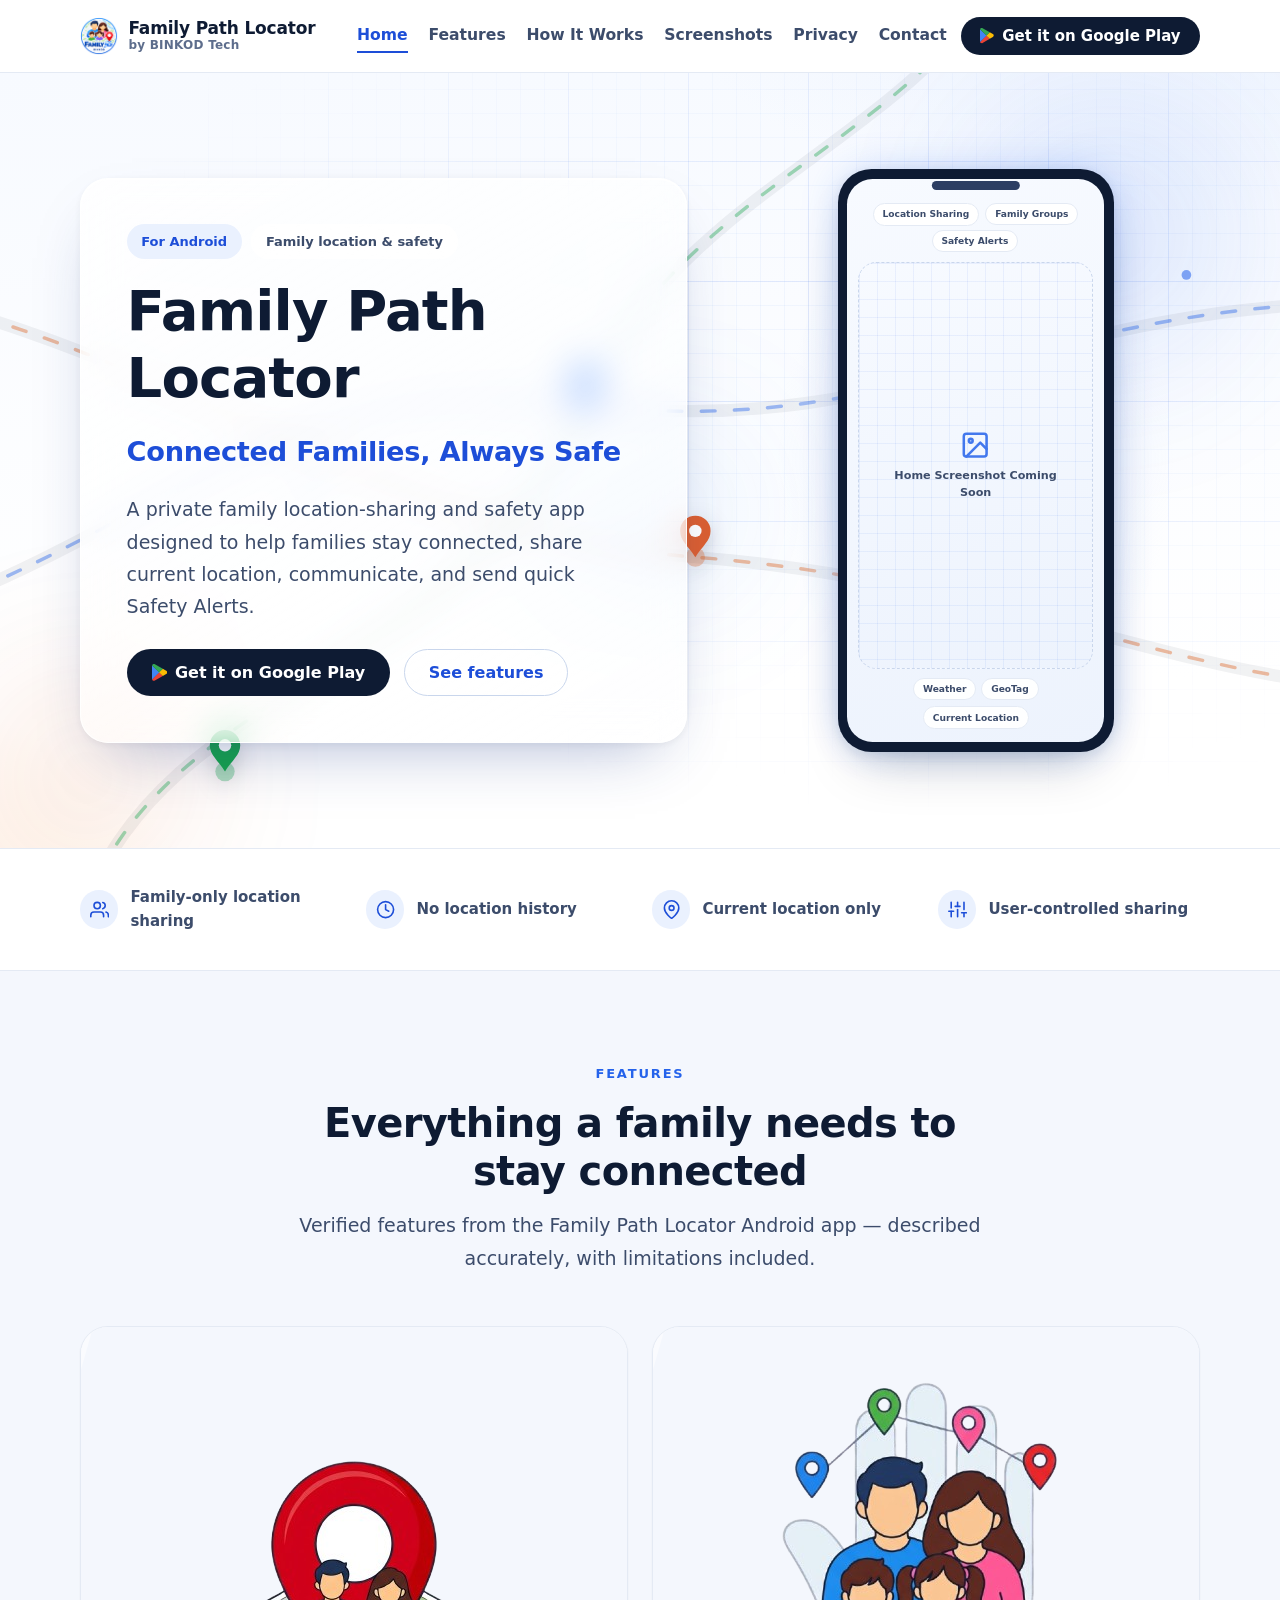
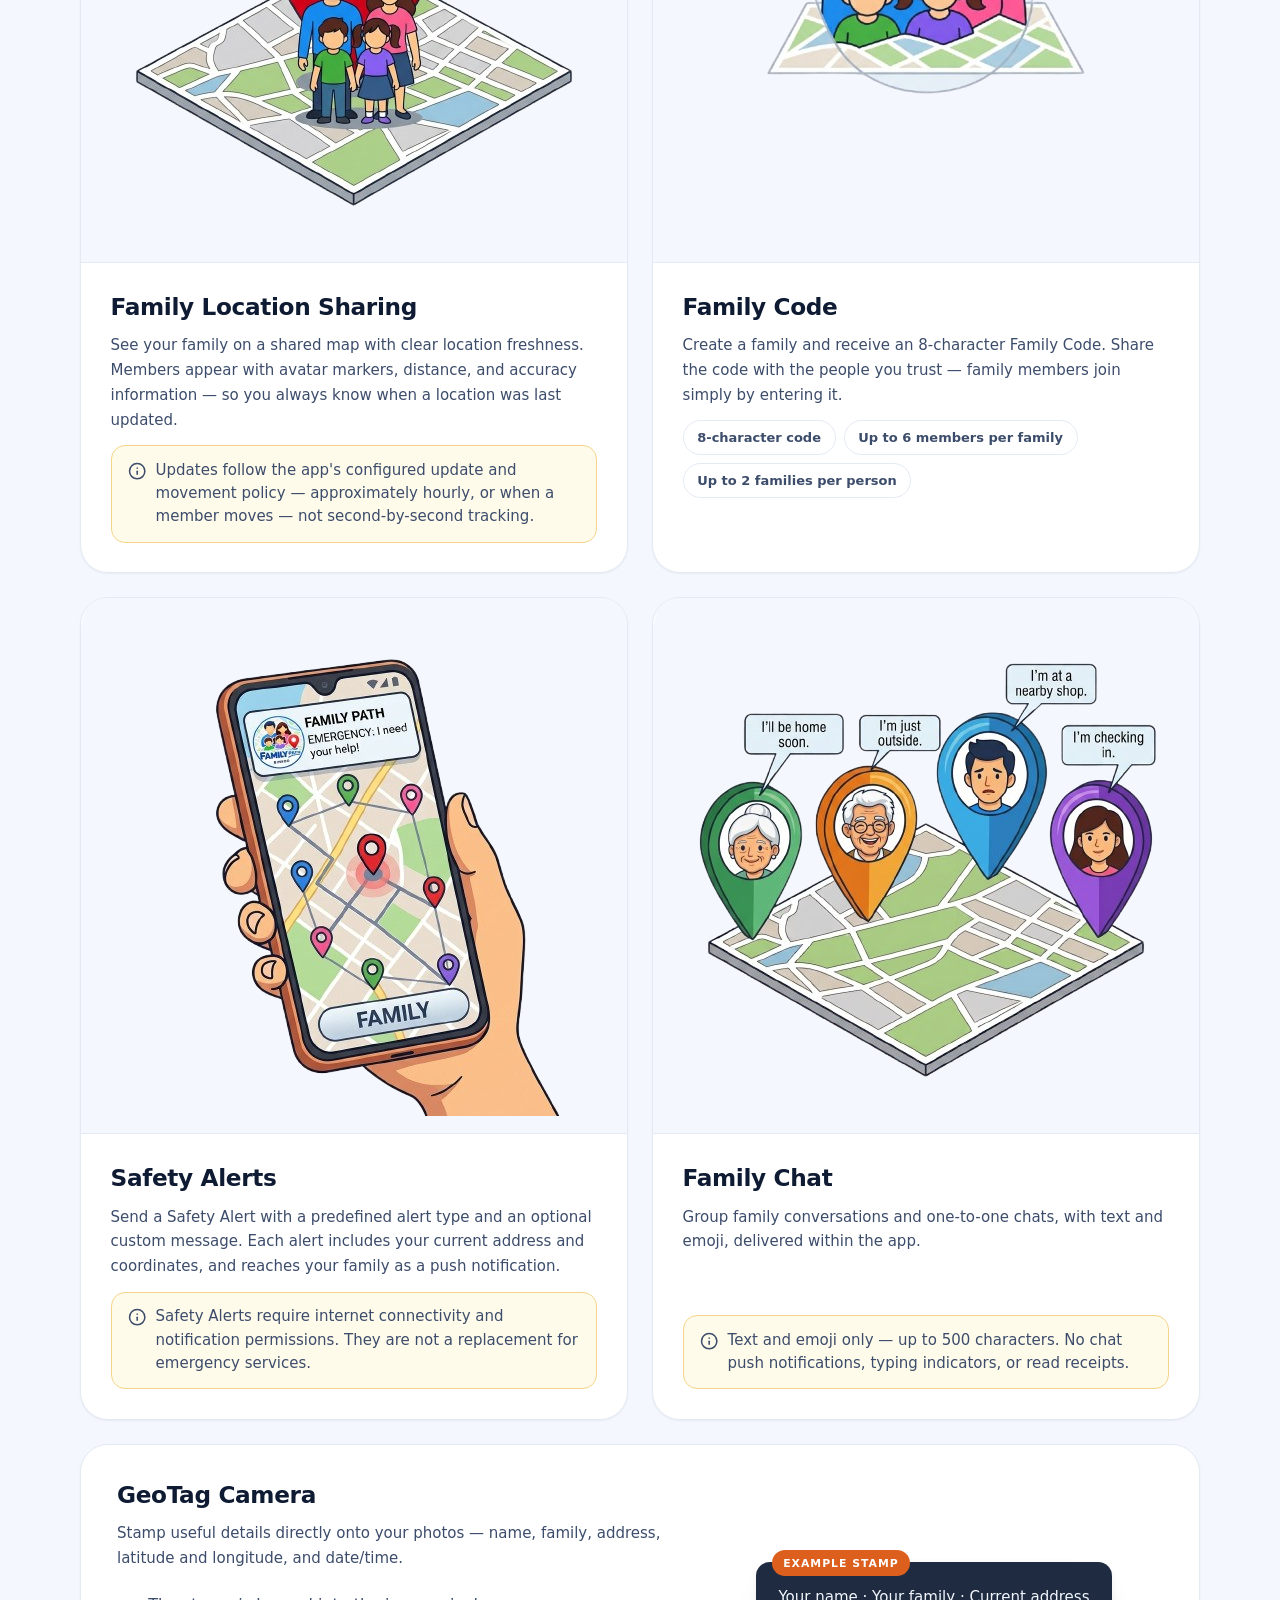
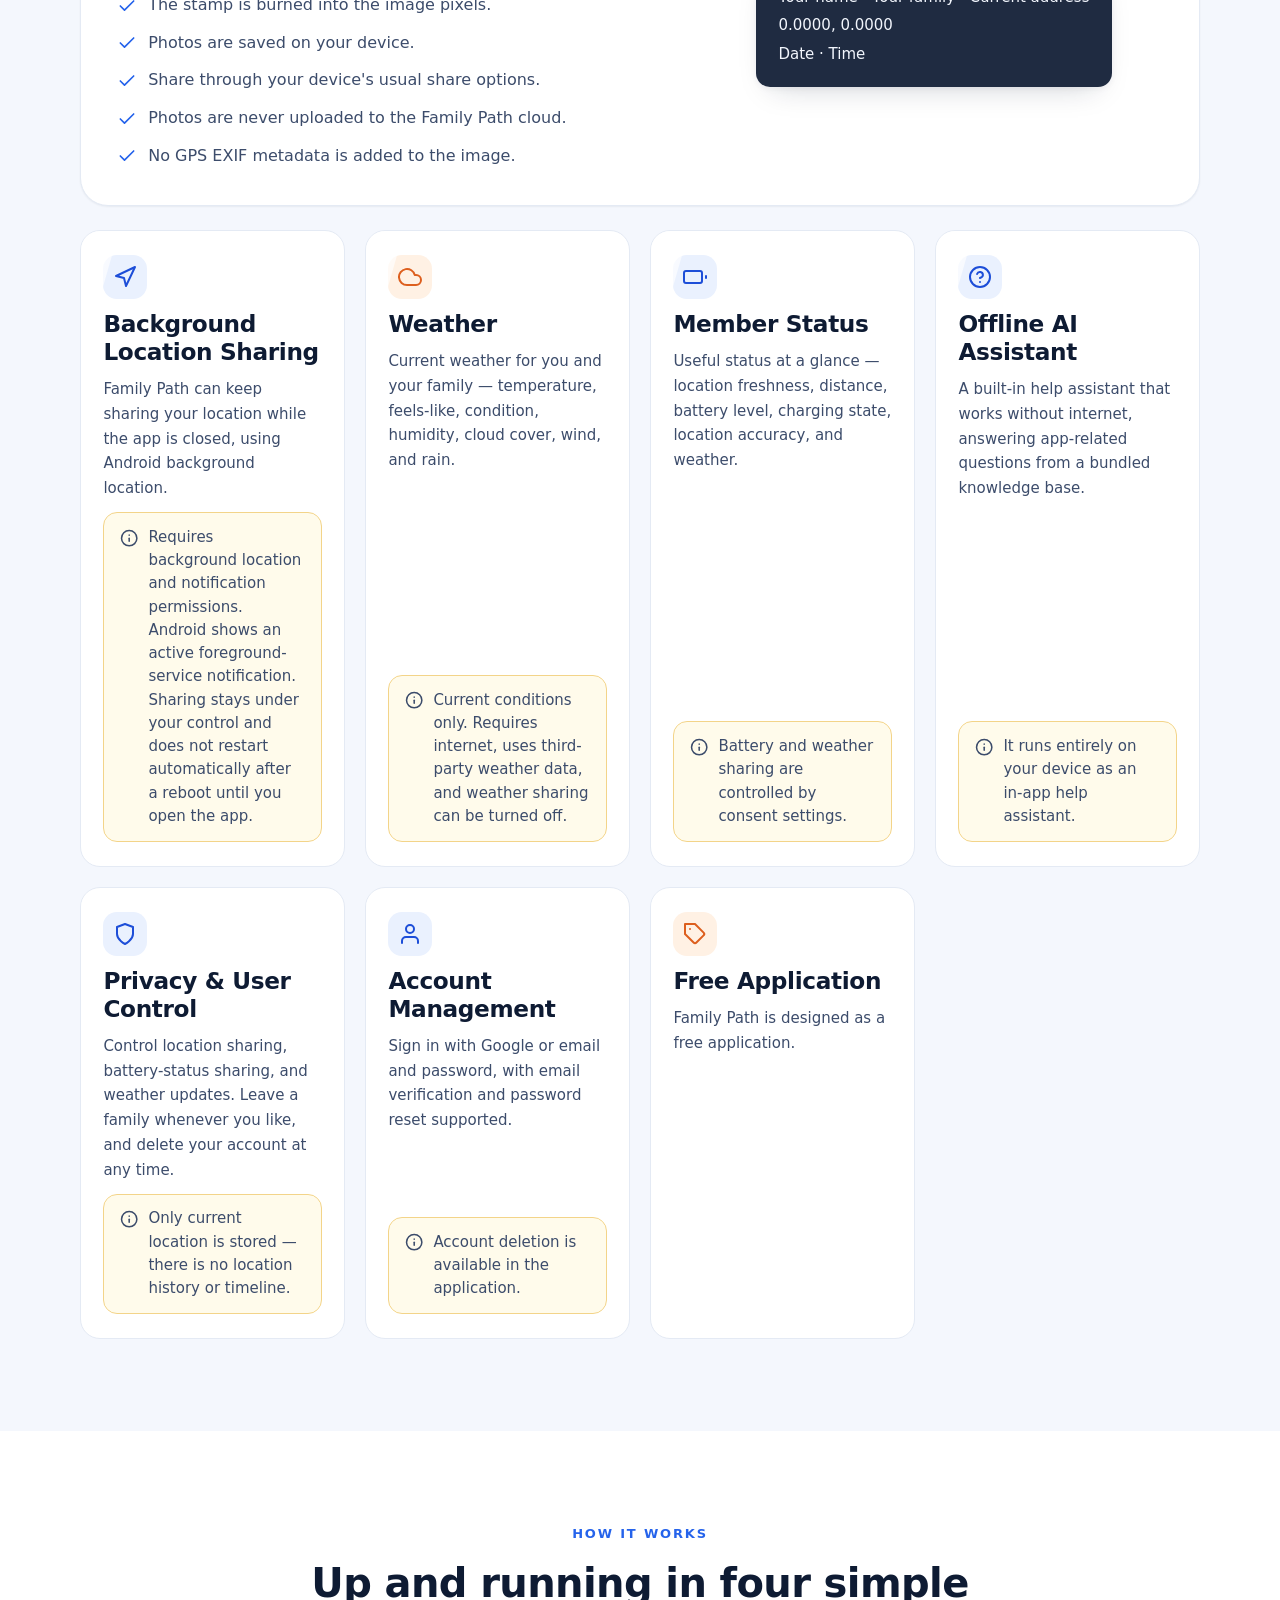
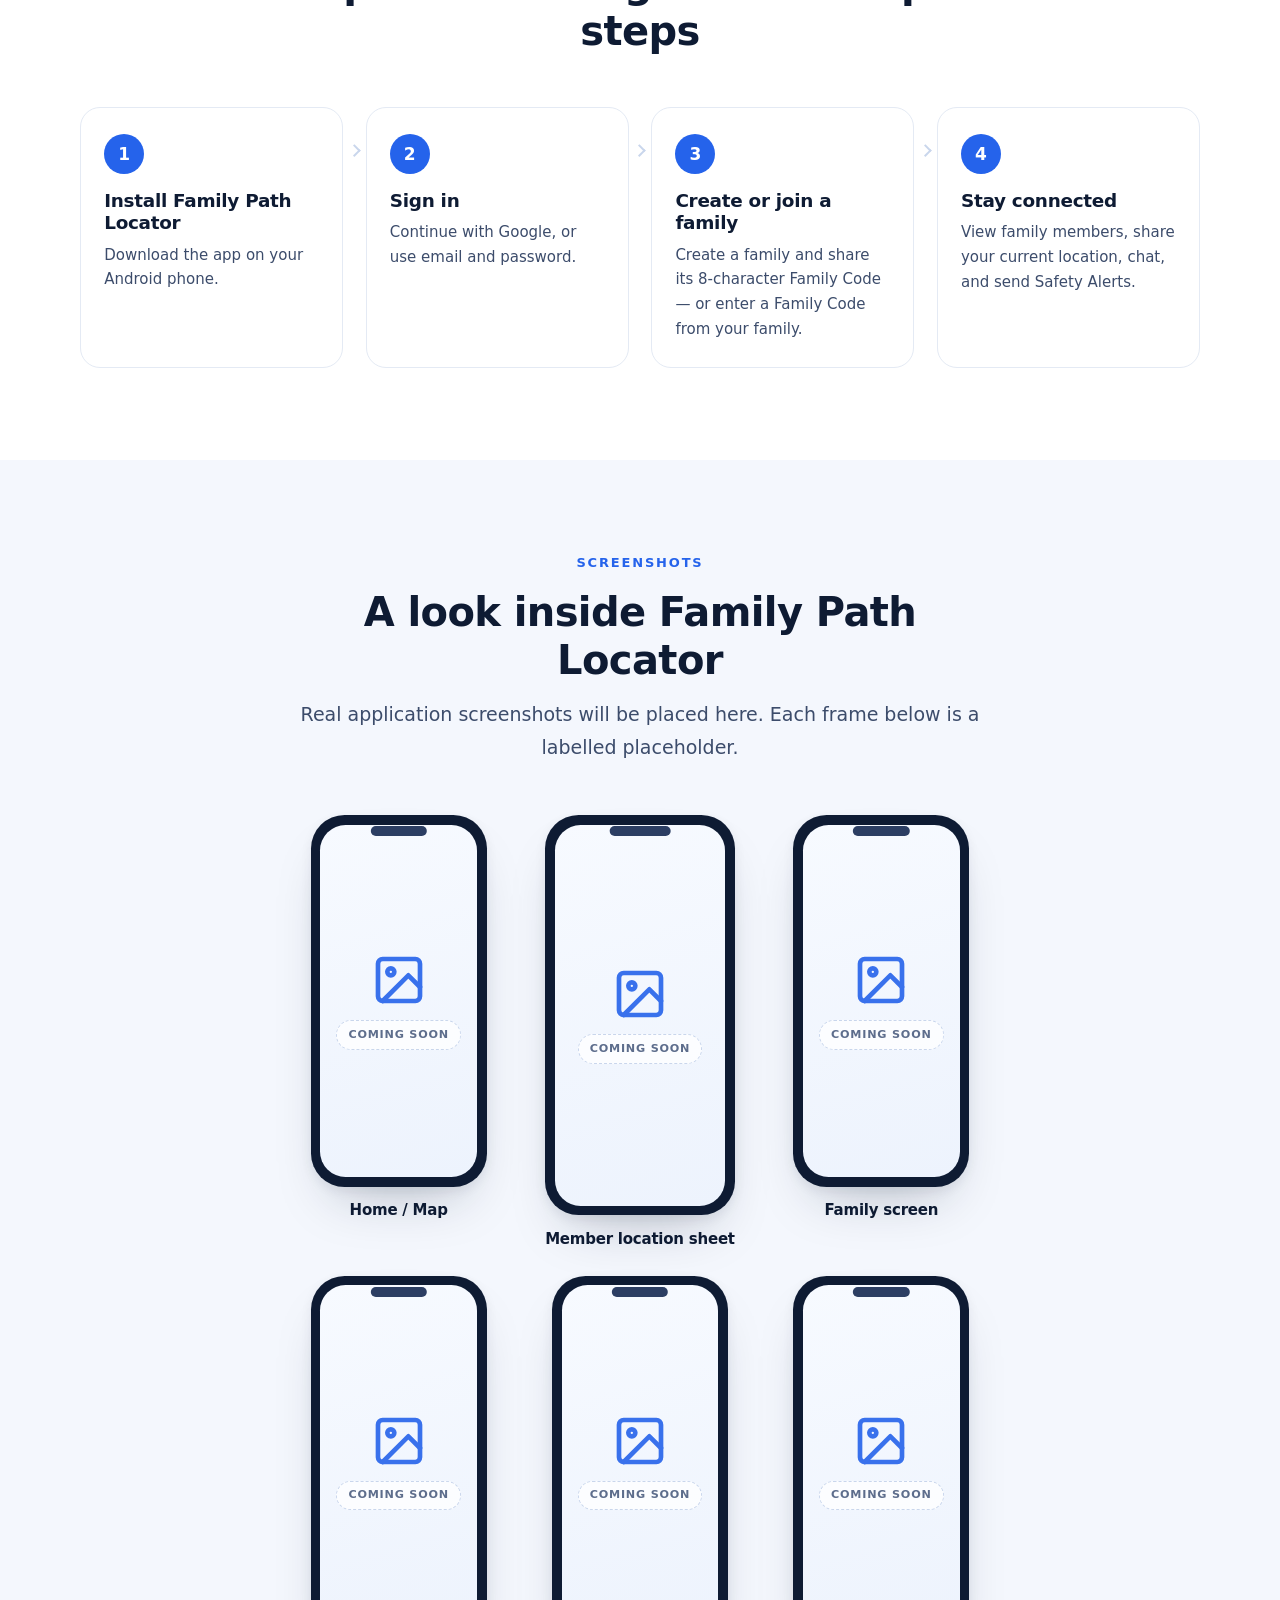
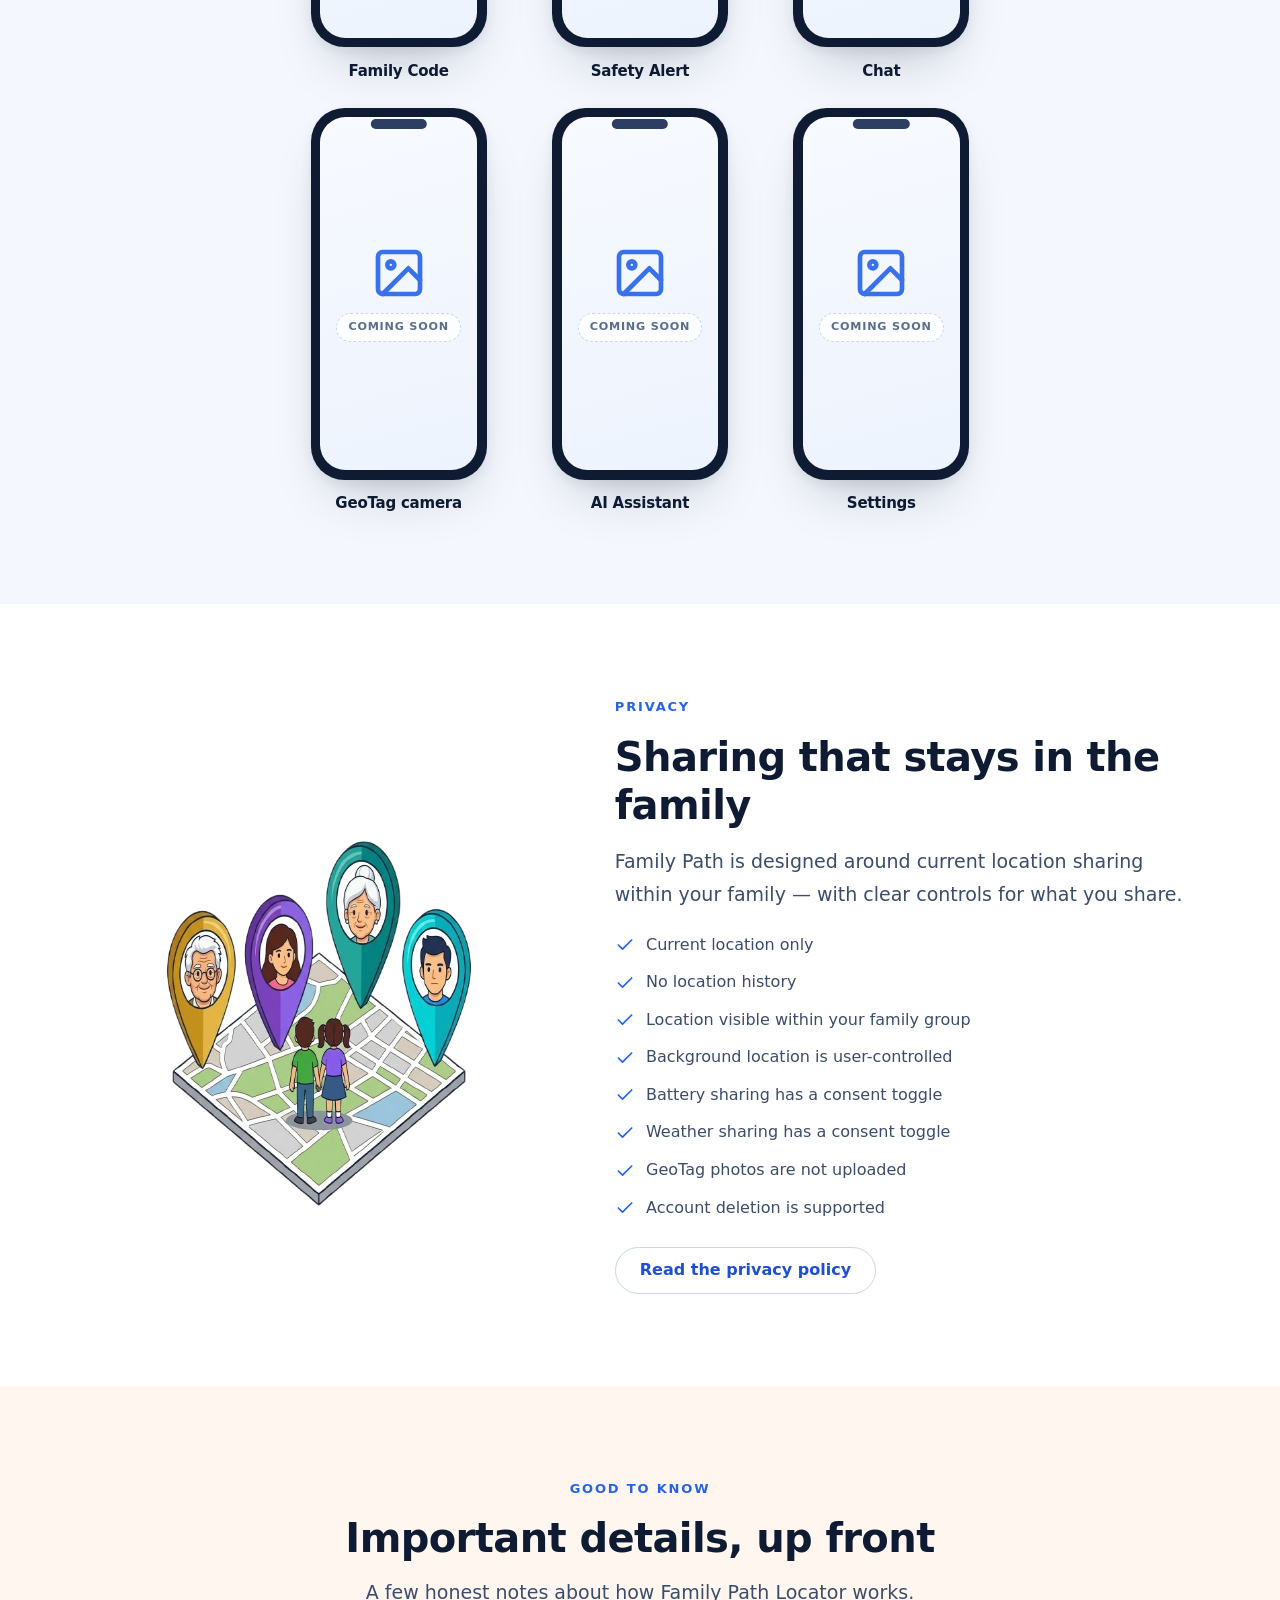
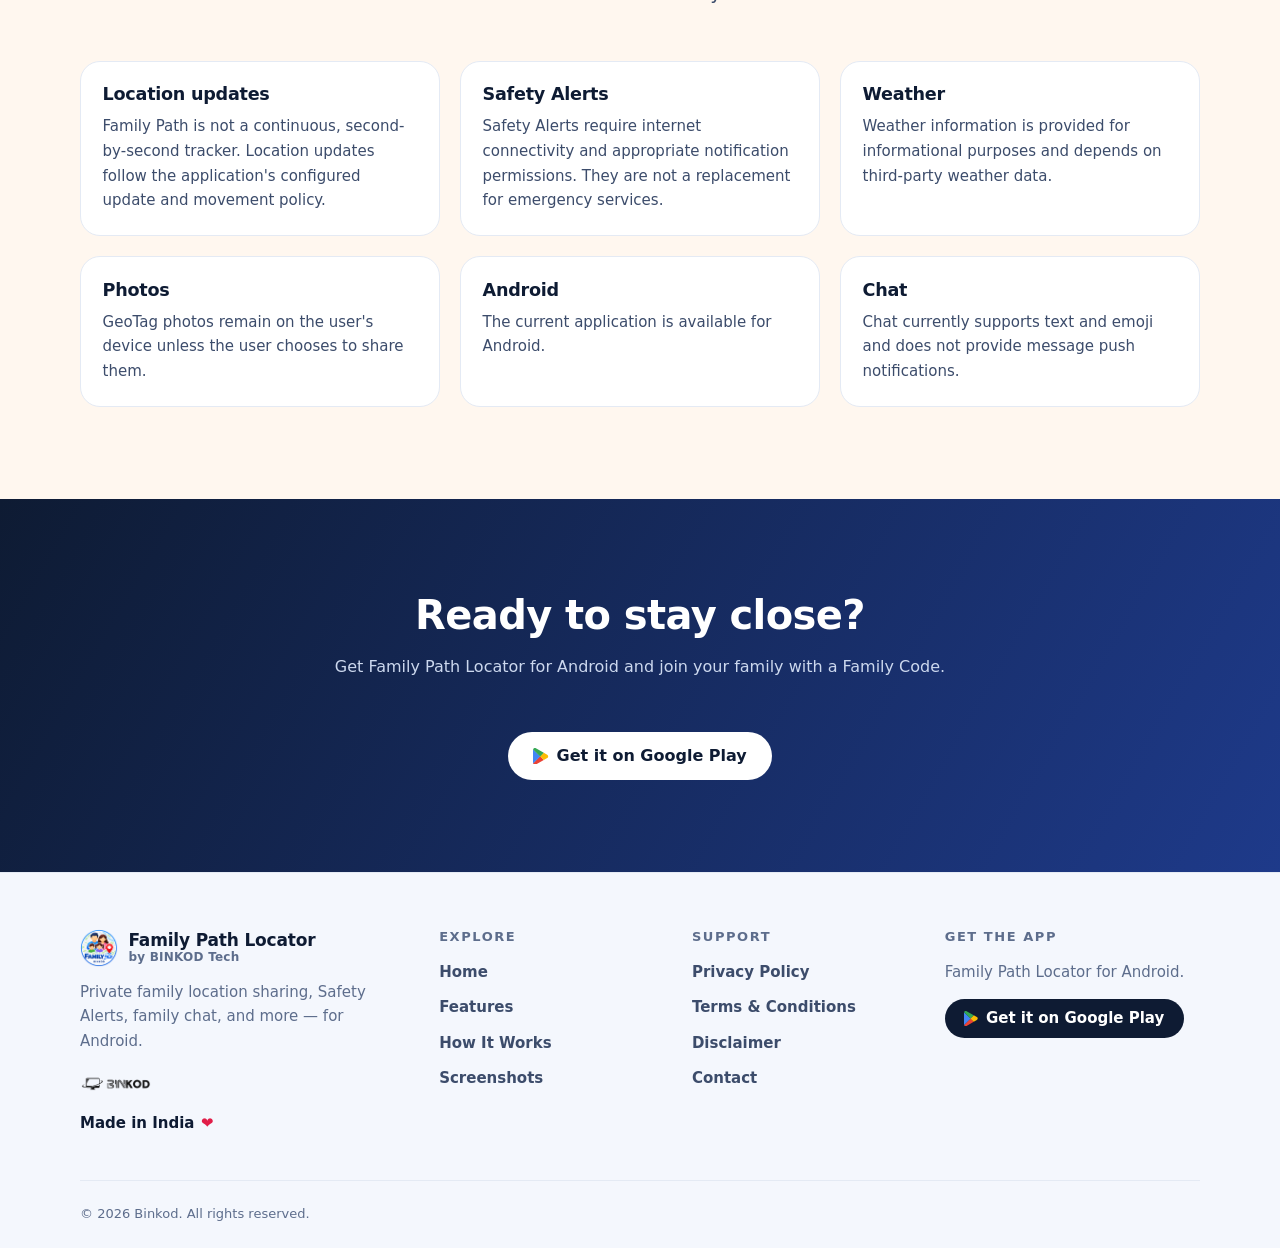
<file: family-path-locator/index.html>
<!DOCTYPE html>
<html lang="en">
<head>
  <meta charset="UTF-8">
  <meta name="viewport" content="width=device-width, initial-scale=1.0">
  <title>Family Path Locator — Connected Families, Always Safe</title>
  <meta name="description" content="Family Path Locator is a family location-sharing and safety app for Android that helps families stay connected with current location sharing, family chat, Safety Alerts and more.">
  <meta name="theme-color" content="#2563eb">
  <script>
    document.documentElement.classList.add('js');
    window.setTimeout(function () {
      if (!document.documentElement.classList.contains('is-reveal-ready')) {
        document.documentElement.classList.remove('js');
      }
    }, 3000);
  </script>
  <!-- TODO: Add canonical URL and og:url once the production domain is confirmed. -->
  <meta property="og:type" content="website">
  <meta property="og:site_name" content="BINKOD Tech">
  <meta property="og:title" content="Family Path Locator — Connected Families, Always Safe">
  <meta property="og:description" content="Family Path Locator is a family location-sharing and safety app for Android that helps families stay connected with current location sharing, family chat, Safety Alerts and more.">
  <!-- TODO: Add og:image once the production domain is confirmed. -->
  <link rel="icon" type="image/png" sizes="96x96" href="/public/favicon/fav-96.png">
  <link rel="apple-touch-icon" href="/public/favicon/apple-touch-icon.png">
  <link rel="stylesheet" href="/css/global.css">
  <link rel="stylesheet" href="/css/family-path.css">
  <script src="/js/global.js" defer></script>
  <script src="/js/family-path.js" defer></script>
</head>
<body>
  <a class="skip-link" href="#main-content">Skip to main content</a>

  <!-- ============================ HEADER ============================ -->
  <header class="site-header">
    <div class="container header-inner">
      <a class="brand" href="/family-path-locator/">
        <img class="brand__img" src="/public/assets/family-path/icons/familypath.png" alt="" width="38" height="38">
        <span class="brand__text">
          <span class="brand__name">Family Path Locator</span>
          <span class="brand__by">by BINKOD Tech</span>
        </span>
      </a>
      <button class="nav-toggle" type="button" aria-expanded="false" aria-controls="primary-navigation" aria-label="Open menu">
        <span class="nav-toggle__bar" aria-hidden="true"></span>
        <span class="nav-toggle__bar" aria-hidden="true"></span>
        <span class="nav-toggle__bar" aria-hidden="true"></span>
      </button>
      <nav class="site-nav" id="primary-navigation" aria-label="Primary">
        <ul class="site-nav__list">
          <li><a class="site-nav__link" href="/family-path-locator/" aria-current="page">Home</a></li>
          <li><a class="site-nav__link" href="/family-path-locator/#features">Features</a></li>
          <li><a class="site-nav__link" href="/family-path-locator/#how-it-works">How It Works</a></li>
          <li><a class="site-nav__link" href="/family-path-locator/#screenshots">Screenshots</a></li>
          <li><a class="site-nav__link" href="/family-path-locator/privacy-policy/">Privacy</a></li>
          <li><a class="site-nav__link" href="/family-path-locator/contact/">Contact</a></li>
        </ul>
        <!-- Play Store link opens in a new tab (URL configured in js/global.js). -->
        <a class="btn btn--play btn--sm" href="https://play.google.com/store/apps/details?id=com.binkod.familypath" target="_blank" rel="noopener noreferrer" data-play-link>
          <svg class="btn__play-icon" viewBox="0 0 92 101" aria-hidden="true" focusable="false"><path fill="#EA4335" d="M42.7141006,48.2030918 L0.378682653,92.5574864 C1.34201801,95.9718278 3.8294422,98.7491902 7.11735265,100.081627 C10.4052631,101.414063 14.1244454,101.151948 17.1929731,99.3715328 L64.8282049,72.2415332 L42.7141006,48.2030918 Z"/><path fill="#FBBC04" d="M85.5227162,40.6634756 L64.9228444,28.8650805 L41.7361587,49.2125801 L65.0174839,72.1784402 L85.4596231,60.5062311 C89.1508724,58.5735708 91.4640104,54.7514463 91.4640104,50.5848534 C91.4640104,46.4182604 89.1508724,42.5961359 85.4596231,40.6634756 L85.5227162,40.6634756 Z"/><path fill="#4285F4" d="M0.378682653,8.39139474 C0.122773783,9.33743897 -0.00455672329,10.3136395 3.58642309e-13,11.2936738 L3.58642309e-13,89.6552074 C0.00268414143,90.6347753 0.129891998,91.6100356 0.378682653,92.5574864 L44.1652401,49.3387662 L0.378682653,8.39139474 Z"/><path fill="#34A853" d="M43.0295657,50.4744406 L64.9228444,28.8650805 L17.3507056,1.60889485 C15.5610268,0.560731677 13.5255296,0.005596085 11.4515081,0 C6.30402332,-0.0101779895 1.77867801,3.40639326 0.378682653,8.35984823 L43.0295657,50.4744406 Z"/></svg>
          Get it on Google Play
        </a>
      </nav>
    </div>
  </header>

  <main id="main-content">
    <!-- ============================ HERO ============================ -->
    <section class="fp-hero">
      <div class="hero-bg" aria-hidden="true">
        <span class="hero-blob hero-blob--primary"></span>
        <span class="hero-blob hero-blob--accent"></span>
        <span class="hero-blob hero-blob--sky"></span>
        <span class="hero-map-grid"></span>
        <svg class="hero-map" viewBox="0 0 1200 560" preserveAspectRatio="xMidYMid slice" focusable="false">
          <path class="map-road" d="M-40 420 C 220 380, 300 210, 560 240 C 820 270, 900 140, 1240 170"/>
          <path class="map-route map-route--blue" d="M-40 420 C 220 380, 300 210, 560 240 C 820 270, 900 140, 1240 170"/>
          <path class="map-road" d="M-40 140 C 260 180, 380 330, 640 350 C 900 370, 1040 470, 1240 440"/>
          <path class="map-route map-route--accent" d="M-40 140 C 260 180, 380 330, 640 350 C 900 370, 1040 470, 1240 440"/>
          <path class="map-road" d="M200 600 C 260 440, 480 430, 560 240 C 620 100, 760 60, 840 -40"/>
          <path class="map-route map-route--mint" d="M200 600 C 260 440, 480 430, 560 240 C 620 100, 760 60, 840 -40"/>
          <circle class="map-point map-point--blue" cx="360" cy="300" r="4"/>
          <circle class="map-point map-point--accent" cx="770" cy="432" r="4"/>
          <circle class="map-point map-point--blue" cx="995" cy="146" r="3.5"/>
          <g class="map-pin map-pin--blue" transform="translate(560 240)">
            <circle class="map-pin__ping" cx="0" cy="0" r="7"/>
            <path class="map-pin__shape" d="M0 0 C -5 -8 -11 -12 -11 -19 a 11 11 0 0 1 22 0 C 11 -12 5 -8 0 0 Z"/>
            <circle class="map-pin__dot" cx="0" cy="-19" r="4.5"/>
          </g>
          <g class="map-pin map-pin--accent" transform="translate(640 350)">
            <circle class="map-pin__ping" cx="0" cy="0" r="7"/>
            <path class="map-pin__shape" d="M0 0 C -5 -8 -11 -12 -11 -19 a 11 11 0 0 1 22 0 C 11 -12 5 -8 0 0 Z"/>
            <circle class="map-pin__dot" cx="0" cy="-19" r="4.5"/>
          </g>
          <g class="map-pin map-pin--mint" transform="translate(300 505)">
            <circle class="map-pin__ping" cx="0" cy="0" r="7"/>
            <path class="map-pin__shape" d="M0 0 C -5 -8 -11 -12 -11 -19 a 11 11 0 0 1 22 0 C 11 -12 5 -8 0 0 Z"/>
            <circle class="map-pin__dot" cx="0" cy="-19" r="4.5"/>
          </g>
        </svg>
      </div>
      <div class="container fp-hero__grid">
        <div class="fp-hero__copy anim-in">
          <div class="fp-hero__chips">
            <span class="chip chip--primary">For Android</span>
            <span class="chip">Family location &amp; safety</span>
          </div>
          <h1>Family Path Locator</h1>
          <p class="fp-hero__tagline">Connected Families, Always Safe</p>
          <p class="lead">
            A private family location-sharing and safety app designed to help
            families stay connected, share current location, communicate, and
            send quick Safety Alerts.
          </p>
          <div class="actions">
            <a class="btn btn--play" href="https://play.google.com/store/apps/details?id=com.binkod.familypath" target="_blank" rel="noopener noreferrer" data-play-link>
              <svg class="btn__play-icon" viewBox="0 0 92 101" aria-hidden="true" focusable="false"><path fill="#EA4335" d="M42.7141006,48.2030918 L0.378682653,92.5574864 C1.34201801,95.9718278 3.8294422,98.7491902 7.11735265,100.081627 C10.4052631,101.414063 14.1244454,101.151948 17.1929731,99.3715328 L64.8282049,72.2415332 L42.7141006,48.2030918 Z"/><path fill="#FBBC04" d="M85.5227162,40.6634756 L64.9228444,28.8650805 L41.7361587,49.2125801 L65.0174839,72.1784402 L85.4596231,60.5062311 C89.1508724,58.5735708 91.4640104,54.7514463 91.4640104,50.5848534 C91.4640104,46.4182604 89.1508724,42.5961359 85.4596231,40.6634756 L85.5227162,40.6634756 Z"/><path fill="#4285F4" d="M0.378682653,8.39139474 C0.122773783,9.33743897 -0.00455672329,10.3136395 3.58642309e-13,11.2936738 L3.58642309e-13,89.6552074 C0.00268414143,90.6347753 0.129891998,91.6100356 0.378682653,92.5574864 L44.1652401,49.3387662 L0.378682653,8.39139474 Z"/><path fill="#34A853" d="M43.0295657,50.4744406 L64.9228444,28.8650805 L17.3507056,1.60889485 C15.5610268,0.560731677 13.5255296,0.005596085 11.4515081,0 C6.30402332,-0.0101779895 1.77867801,3.40639326 0.378682653,8.35984823 L43.0295657,50.4744406 Z"/></svg>
              Get it on Google Play
            </a>
            <a class="btn btn--outline" href="#features">See features</a>
          </div>
        </div>
        <div class="fp-hero__visual anim-in anim-in--delay">
          <!-- Animated phone preview. Motion (float + tilt) and the cycling
               feature tags reuse the shared showcase animation classes from
               global.css: .phone-float, .phone-tilt, .app-ui__pills (sc-pill).

               Screen layout, top to bottom:
                 1. animated feature tags
                 2. reserved screenshot area (placeholder for now)
                 3. animated feature tags

               Future screenshot: swap the .fp-preview__shot-frame contents for
               a single image — the frame already clips it to the phone screen
               with rounded corners, keeps it responsive, and
               .fp-preview__shot-frame > img handles the fit:
               <img class="fp-preview__shot-img"
                    src="/public/assets/family-path/screenshots/home-map.png"
                    alt="Family Path home screen showing the family map"
                    width="540" height="1140" loading="lazy"> -->
          <div class="fp-preview">
            <div class="phone-float">
              <div class="phone-tilt">
                <div class="device device--hero">
                  <div class="device__screen fp-preview__screen">
                    <!-- Top area — animated feature tags -->
                    <div class="fp-preview__area">
                      <ul class="app-ui__pills fp-preview__tags fp-preview__tags--top" role="list">
                        <li>Location Sharing</li>
                        <li>Family Groups</li>
                        <li>Safety Alerts</li>
                      </ul>
                    </div>

                    <!-- Middle area — reserved for the future Home/Map screenshot -->
                    <div class="fp-preview__shot">
                      <div class="fp-preview__shot-frame">
                        <svg class="fp-preview__shot-icon" viewBox="0 0 24 24" fill="none" stroke="currentColor" stroke-width="2" stroke-linecap="round" stroke-linejoin="round" aria-hidden="true" focusable="false"><rect x="3" y="3" width="18" height="18" rx="2" ry="2"></rect><circle cx="8.5" cy="8.5" r="1.5"></circle><polyline points="21 15 16 10 5 21"></polyline></svg>
                        <p class="fp-preview__shot-title">Home Screenshot Coming Soon</p>
                      </div>
                    </div>

                    <!-- Bottom area — animated feature tags -->
                    <div class="fp-preview__area">
                      <ul class="app-ui__pills fp-preview__tags fp-preview__tags--bottom" role="list">
                        <li>Weather</li>
                        <li>GeoTag</li>
                        <li>Current Location</li>
                      </ul>
                    </div>
                  </div>
                </div>
              </div>
            </div>
          </div>
        </div>
      </div>
    </section>

    <!-- ========================== TRUST STRIP ========================== -->
    <section class="trust" aria-labelledby="trust-title">
      <div class="container">
        <h2 id="trust-title" class="visually-hidden">Privacy highlights</h2>
        <ul class="trust__list" data-reveal-group>
          <li class="trust__item">
            <span class="trust__icon" aria-hidden="true">
              <svg class="icon" viewBox="0 0 24 24" fill="none" stroke="currentColor" stroke-width="2" stroke-linecap="round" stroke-linejoin="round" focusable="false"><path d="M17 21v-2a4 4 0 0 0-4-4H5a4 4 0 0 0-4 4v2"/><circle cx="9" cy="7" r="4"/><path d="M23 21v-2a4 4 0 0 0-3-3.87"/><path d="M16 3.13a4 4 0 0 1 0 7.75"/></svg>
            </span>
            Family-only location sharing
          </li>
          <li class="trust__item">
            <span class="trust__icon" aria-hidden="true">
              <svg class="icon" viewBox="0 0 24 24" fill="none" stroke="currentColor" stroke-width="2" stroke-linecap="round" stroke-linejoin="round" focusable="false"><circle cx="12" cy="12" r="10"/><polyline points="12 6 12 12 16 14"/></svg>
            </span>
            No location history
          </li>
          <li class="trust__item">
            <span class="trust__icon" aria-hidden="true">
              <svg class="icon" viewBox="0 0 24 24" fill="none" stroke="currentColor" stroke-width="2" stroke-linecap="round" stroke-linejoin="round" focusable="false"><path d="M21 10c0 7-9 13-9 13s-9-6-9-13a9 9 0 0 1 18 0z"/><circle cx="12" cy="10" r="3"/></svg>
            </span>
            Current location only
          </li>
          <li class="trust__item">
            <span class="trust__icon" aria-hidden="true">
              <svg class="icon" viewBox="0 0 24 24" fill="none" stroke="currentColor" stroke-width="2" stroke-linecap="round" stroke-linejoin="round" focusable="false"><line x1="4" y1="21" x2="4" y2="14"/><line x1="4" y1="10" x2="4" y2="3"/><line x1="12" y1="21" x2="12" y2="12"/><line x1="12" y1="8" x2="12" y2="3"/><line x1="20" y1="21" x2="20" y2="16"/><line x1="20" y1="12" x2="20" y2="3"/><line x1="1" y1="14" x2="7" y2="14"/><line x1="9" y1="8" x2="15" y2="8"/><line x1="17" y1="16" x2="23" y2="16"/></svg>
            </span>
            User-controlled sharing
          </li>
        </ul>
      </div>
    </section>

    <!-- =========================== FEATURES =========================== -->
    <section id="features" class="section section--soft" aria-labelledby="features-title">
      <div class="container">
        <div class="section-head" data-reveal>
          <span class="eyebrow">Features</span>
          <h2 id="features-title">Everything a family needs to stay connected</h2>
          <p class="lead">
            Verified features from the Family Path Locator Android app —
            described accurately, with limitations included.
          </p>
        </div>

        <!-- Spotlight features -->
        <div class="spotlight-grid" data-reveal-group>
          <article class="spotlight-card">
            <div class="spotlight-card__media">
              <img src="/public/assets/family-path/images/location-sharing.png" alt="" width="500" height="500" loading="lazy" decoding="async">
            </div>
            <div class="spotlight-card__body">
              <h3>Family Location Sharing</h3>
              <p>
                See your family on a shared map with clear location freshness.
                Members appear with avatar markers, distance, and accuracy
                information — so you always know when a location was last
                updated.
              </p>
              <p class="note">
                <svg class="icon" viewBox="0 0 24 24" fill="none" stroke="currentColor" stroke-width="2" stroke-linecap="round" stroke-linejoin="round" aria-hidden="true" focusable="false"><circle cx="12" cy="12" r="10"/><line x1="12" y1="16" x2="12" y2="12"/><line x1="12" y1="8" x2="12.01" y2="8"/></svg>
                Updates follow the app's configured update and movement policy —
                approximately hourly, or when a member moves — not
                second-by-second tracking.
              </p>
            </div>
          </article>

          <article class="spotlight-card">
            <div class="spotlight-card__media">
              <img src="/public/assets/family-path/images/flash1%20create%20family%20and%20members.png" alt="" width="500" height="500" loading="lazy" decoding="async">
            </div>
            <div class="spotlight-card__body">
              <h3>Family Code</h3>
              <p>
                Create a family and receive an 8-character Family Code. Share
                the code with the people you trust — family members join simply
                by entering it.
              </p>
              <div class="chip-row">
                <span class="chip">8-character code</span>
                <span class="chip">Up to 6 members per family</span>
                <span class="chip">Up to 2 families per person</span>
              </div>
            </div>
          </article>

          <article class="spotlight-card">
            <div class="spotlight-card__media">
              <img src="/public/assets/family-path/images/flash3%20safety%20alert.png" alt="" width="500" height="500" loading="lazy" decoding="async">
            </div>
            <div class="spotlight-card__body">
              <h3>Safety Alerts</h3>
              <p>
                Send a Safety Alert with a predefined alert type and an optional
                custom message. Each alert includes your current address and
                coordinates, and reaches your family as a push notification.
              </p>
              <p class="note">
                <svg class="icon" viewBox="0 0 24 24" fill="none" stroke="currentColor" stroke-width="2" stroke-linecap="round" stroke-linejoin="round" aria-hidden="true" focusable="false"><circle cx="12" cy="12" r="10"/><line x1="12" y1="16" x2="12" y2="12"/><line x1="12" y1="8" x2="12.01" y2="8"/></svg>
                Safety Alerts require internet connectivity and notification
                permissions. They are not a replacement for emergency services.
              </p>
            </div>
          </article>

          <article class="spotlight-card">
            <div class="spotlight-card__media">
              <img src="/public/assets/family-path/images/location-messages.png" alt="" width="500" height="500" loading="lazy" decoding="async">
            </div>
            <div class="spotlight-card__body">
              <h3>Family Chat</h3>
              <p>
                Group family conversations and one-to-one chats, with text
                and emoji, delivered within the app.
              </p>
              <p class="note">
                <svg class="icon" viewBox="0 0 24 24" fill="none" stroke="currentColor" stroke-width="2" stroke-linecap="round" stroke-linejoin="round" aria-hidden="true" focusable="false"><circle cx="12" cy="12" r="10"/><line x1="12" y1="16" x2="12" y2="12"/><line x1="12" y1="8" x2="12.01" y2="8"/></svg>
                Text and emoji only — up to 500 characters. No chat push
                notifications, typing indicators, or read receipts.
              </p>
            </div>
          </article>
        </div>

        <!-- GeoTag camera -->
        <article class="geotag-card" data-reveal>
          <div class="geotag-card__copy">
            <h3>GeoTag Camera</h3>
            <p>
              Stamp useful details directly onto your photos — name, family,
              address, latitude and longitude, and date/time.
            </p>
            <ul class="check-list">
              <li>
                <svg class="icon" viewBox="0 0 24 24" fill="none" stroke="currentColor" stroke-width="2" stroke-linecap="round" stroke-linejoin="round" aria-hidden="true" focusable="false"><polyline points="20 6 9 17 4 12"/></svg>
                The stamp is burned into the image pixels.
              </li>
              <li>
                <svg class="icon" viewBox="0 0 24 24" fill="none" stroke="currentColor" stroke-width="2" stroke-linecap="round" stroke-linejoin="round" aria-hidden="true" focusable="false"><polyline points="20 6 9 17 4 12"/></svg>
                Photos are saved on your device.
              </li>
              <li>
                <svg class="icon" viewBox="0 0 24 24" fill="none" stroke="currentColor" stroke-width="2" stroke-linecap="round" stroke-linejoin="round" aria-hidden="true" focusable="false"><polyline points="20 6 9 17 4 12"/></svg>
                Share through your device's usual share options.
              </li>
              <li>
                <svg class="icon" viewBox="0 0 24 24" fill="none" stroke="currentColor" stroke-width="2" stroke-linecap="round" stroke-linejoin="round" aria-hidden="true" focusable="false"><polyline points="20 6 9 17 4 12"/></svg>
                Photos are never uploaded to the Family Path cloud.
              </li>
              <li>
                <svg class="icon" viewBox="0 0 24 24" fill="none" stroke="currentColor" stroke-width="2" stroke-linecap="round" stroke-linejoin="round" aria-hidden="true" focusable="false"><polyline points="20 6 9 17 4 12"/></svg>
                No GPS EXIF metadata is added to the image.
              </li>
            </ul>
          </div>
          <div class="stamp" role="img" aria-label="Example of the information stamped onto a GeoTag photo">
            <span class="stamp__tag">Example stamp</span>
            <span class="stamp__line">Your name · Your family · Current address</span>
            <span class="stamp__line">0.0000, 0.0000</span>
            <span class="stamp__line">Date · Time</span>
          </div>
        </article>

        <!-- Remaining features -->
        <div class="feature-grid" data-reveal-group>
          <article class="feature-card">
            <span class="feature-card__icon" aria-hidden="true">
              <svg class="icon" viewBox="0 0 24 24" fill="none" stroke="currentColor" stroke-width="2" stroke-linecap="round" stroke-linejoin="round" focusable="false"><polygon points="3 11 22 2 13 21 11 13 3 11"/></svg>
            </span>
            <h3>Background Location Sharing</h3>
            <p>
              Family Path can keep sharing your location while the app is
              closed, using Android background location.
            </p>
            <p class="note">
              <svg class="icon" viewBox="0 0 24 24" fill="none" stroke="currentColor" stroke-width="2" stroke-linecap="round" stroke-linejoin="round" aria-hidden="true" focusable="false"><circle cx="12" cy="12" r="10"/><line x1="12" y1="16" x2="12" y2="12"/><line x1="12" y1="8" x2="12.01" y2="8"/></svg>
              Requires background location and notification permissions. Android
              shows an active foreground-service notification. Sharing stays
              under your control and does not restart automatically after a
              reboot until you open the app.
            </p>
          </article>

          <article class="feature-card">
            <span class="feature-card__icon feature-card__icon--accent" aria-hidden="true">
              <svg class="icon" viewBox="0 0 24 24" fill="none" stroke="currentColor" stroke-width="2" stroke-linecap="round" stroke-linejoin="round" focusable="false"><path d="M18 10h-1.26A8 8 0 1 0 9 20h9a5 5 0 0 0 0-10z"/></svg>
            </span>
            <h3>Weather</h3>
            <p>
              Current weather for you and your family — temperature, feels-like,
              condition, humidity, cloud cover, wind, and rain.
            </p>
            <p class="note">
              <svg class="icon" viewBox="0 0 24 24" fill="none" stroke="currentColor" stroke-width="2" stroke-linecap="round" stroke-linejoin="round" aria-hidden="true" focusable="false"><circle cx="12" cy="12" r="10"/><line x1="12" y1="16" x2="12" y2="12"/><line x1="12" y1="8" x2="12.01" y2="8"/></svg>
              Current conditions only. Requires internet, uses third-party
              weather data, and weather sharing can be turned off.
            </p>
          </article>

          <article class="feature-card">
            <span class="feature-card__icon" aria-hidden="true">
              <svg class="icon" viewBox="0 0 24 24" fill="none" stroke="currentColor" stroke-width="2" stroke-linecap="round" stroke-linejoin="round" focusable="false"><rect x="1" y="6" width="18" height="12" rx="2" ry="2"/><line x1="23" y1="13" x2="23" y2="11"/></svg>
            </span>
            <h3>Member Status</h3>
            <p>
              Useful status at a glance — location freshness, distance, battery
              level, charging state, location accuracy, and weather.
            </p>
            <p class="note">
              <svg class="icon" viewBox="0 0 24 24" fill="none" stroke="currentColor" stroke-width="2" stroke-linecap="round" stroke-linejoin="round" aria-hidden="true" focusable="false"><circle cx="12" cy="12" r="10"/><line x1="12" y1="16" x2="12" y2="12"/><line x1="12" y1="8" x2="12.01" y2="8"/></svg>
              Battery and weather sharing are controlled by consent settings.
            </p>
          </article>

          <article class="feature-card">
            <span class="feature-card__icon" aria-hidden="true">
              <svg class="icon" viewBox="0 0 24 24" fill="none" stroke="currentColor" stroke-width="2" stroke-linecap="round" stroke-linejoin="round" focusable="false"><circle cx="12" cy="12" r="10"/><path d="M9.09 9a3 3 0 0 1 5.83 1c0 2-3 3-3 3"/><line x1="12" y1="17" x2="12.01" y2="17"/></svg>
            </span>
            <h3>Offline AI Assistant</h3>
            <p>
              A built-in help assistant that works without internet, answering
              app-related questions from a bundled knowledge base.
            </p>
            <p class="note">
              <svg class="icon" viewBox="0 0 24 24" fill="none" stroke="currentColor" stroke-width="2" stroke-linecap="round" stroke-linejoin="round" aria-hidden="true" focusable="false"><circle cx="12" cy="12" r="10"/><line x1="12" y1="16" x2="12" y2="12"/><line x1="12" y1="8" x2="12.01" y2="8"/></svg>
              It runs entirely on your device as an in-app help assistant.
            </p>
          </article>

          <article class="feature-card">
            <span class="feature-card__icon" aria-hidden="true">
              <svg class="icon" viewBox="0 0 24 24" fill="none" stroke="currentColor" stroke-width="2" stroke-linecap="round" stroke-linejoin="round" focusable="false"><path d="M12 22s8-4 8-10V5l-8-3-8 3v7c0 6 8 10 8 10z"/></svg>
            </span>
            <h3>Privacy &amp; User Control</h3>
            <p>
              Control location sharing, battery-status sharing, and weather
              updates. Leave a family whenever you like, and delete your
              account at any time.
            </p>
            <p class="note">
              <svg class="icon" viewBox="0 0 24 24" fill="none" stroke="currentColor" stroke-width="2" stroke-linecap="round" stroke-linejoin="round" aria-hidden="true" focusable="false"><circle cx="12" cy="12" r="10"/><line x1="12" y1="16" x2="12" y2="12"/><line x1="12" y1="8" x2="12.01" y2="8"/></svg>
              Only current location is stored — there is no location history or
              timeline.
            </p>
          </article>

          <article class="feature-card">
            <span class="feature-card__icon" aria-hidden="true">
              <svg class="icon" viewBox="0 0 24 24" fill="none" stroke="currentColor" stroke-width="2" stroke-linecap="round" stroke-linejoin="round" focusable="false"><path d="M20 21v-2a4 4 0 0 0-4-4H8a4 4 0 0 0-4 4v2"/><circle cx="12" cy="7" r="4"/></svg>
            </span>
            <h3>Account Management</h3>
            <p>
              Sign in with Google or email and password, with email verification
              and password reset supported.
            </p>
            <p class="note">
              <svg class="icon" viewBox="0 0 24 24" fill="none" stroke="currentColor" stroke-width="2" stroke-linecap="round" stroke-linejoin="round" aria-hidden="true" focusable="false"><circle cx="12" cy="12" r="10"/><line x1="12" y1="16" x2="12" y2="12"/><line x1="12" y1="8" x2="12.01" y2="8"/></svg>
              Account deletion is available in the application.
            </p>
          </article>

          <article class="feature-card">
            <span class="feature-card__icon feature-card__icon--accent" aria-hidden="true">
              <svg class="icon" viewBox="0 0 24 24" fill="none" stroke="currentColor" stroke-width="2" stroke-linecap="round" stroke-linejoin="round" focusable="false"><path d="M20.59 13.41l-7.17 7.17a2 2 0 0 1-2.83 0L2 12V2h10l8.59 8.59a2 2 0 0 1 0 2.82z"/><line x1="7" y1="7" x2="7.01" y2="7"/></svg>
            </span>
            <h3>Free Application</h3>
            <p>Family Path is designed as a free application.</p>
          </article>
        </div>
      </div>
    </section>

    <!-- ========================= HOW IT WORKS ========================= -->
    <section id="how-it-works" class="section" aria-labelledby="how-title">
      <div class="container">
        <div class="section-head" data-reveal>
          <span class="eyebrow">How it works</span>
          <h2 id="how-title">Up and running in four simple steps</h2>
        </div>
        <ol class="steps" data-reveal-group>
          <li class="step">
            <span class="step__num" aria-hidden="true">1</span>
            <h3>Install Family Path Locator</h3>
            <p>Download the app on your Android phone.</p>
          </li>
          <li class="step">
            <span class="step__num" aria-hidden="true">2</span>
            <h3>Sign in</h3>
            <p>Continue with Google, or use email and password.</p>
          </li>
          <li class="step">
            <span class="step__num" aria-hidden="true">3</span>
            <h3>Create or join a family</h3>
            <p>
              Create a family and share its 8-character Family Code — or enter
              a Family Code from your family.
            </p>
          </li>
          <li class="step">
            <span class="step__num" aria-hidden="true">4</span>
            <h3>Stay connected</h3>
            <p>
              View family members, share your current location, chat, and send
              Safety Alerts.
            </p>
          </li>
        </ol>
      </div>
    </section>

    <!-- ========================== SCREENSHOTS ========================== -->
    <section id="screenshots" class="section section--soft" aria-labelledby="shots-title">
      <div class="container">
        <div class="section-head" data-reveal>
          <span class="eyebrow">Screenshots</span>
          <h2 id="shots-title">A look inside Family Path Locator</h2>
          <p class="lead">
            Real application screenshots will be placed here. Each frame below
            is a labelled placeholder.
          </p>
        </div>
        <!-- To add a real screenshot, replace the .device__screen contents with:
             <img src="/public/assets/family-path/screenshots/<name>.png"
                  alt="Descriptive alternative text" width="..." height="..." loading="lazy"> -->
        <div class="shot-grid" data-reveal-group>
          <figure class="shot">
            <div class="device" role="img" aria-label="Placeholder screenshot: Home / Map">
              <div class="device__screen">
                <svg class="device__icon" viewBox="0 0 24 24" fill="none" stroke="currentColor" stroke-width="2" stroke-linecap="round" stroke-linejoin="round" aria-hidden="true" focusable="false"><rect x="3" y="3" width="18" height="18" rx="2" ry="2"/><circle cx="8.5" cy="8.5" r="1.5"/><polyline points="21 15 16 10 5 21"/></svg>
                <span class="device__pending">Coming soon</span>
              </div>
            </div>
            <figcaption><h3 class="shot__label">Home / Map</h3></figcaption>
          </figure>

          <figure class="shot">
            <div class="device" role="img" aria-label="Placeholder screenshot: Member location sheet">
              <div class="device__screen">
                <svg class="device__icon" viewBox="0 0 24 24" fill="none" stroke="currentColor" stroke-width="2" stroke-linecap="round" stroke-linejoin="round" aria-hidden="true" focusable="false"><rect x="3" y="3" width="18" height="18" rx="2" ry="2"/><circle cx="8.5" cy="8.5" r="1.5"/><polyline points="21 15 16 10 5 21"/></svg>
                <span class="device__pending">Coming soon</span>
              </div>
            </div>
            <figcaption><h3 class="shot__label">Member location sheet</h3></figcaption>
          </figure>

          <figure class="shot">
            <div class="device" role="img" aria-label="Placeholder screenshot: Family screen">
              <div class="device__screen">
                <svg class="device__icon" viewBox="0 0 24 24" fill="none" stroke="currentColor" stroke-width="2" stroke-linecap="round" stroke-linejoin="round" aria-hidden="true" focusable="false"><rect x="3" y="3" width="18" height="18" rx="2" ry="2"/><circle cx="8.5" cy="8.5" r="1.5"/><polyline points="21 15 16 10 5 21"/></svg>
                <span class="device__pending">Coming soon</span>
              </div>
            </div>
            <figcaption><h3 class="shot__label">Family screen</h3></figcaption>
          </figure>

          <figure class="shot">
            <div class="device" role="img" aria-label="Placeholder screenshot: Family Code">
              <div class="device__screen">
                <svg class="device__icon" viewBox="0 0 24 24" fill="none" stroke="currentColor" stroke-width="2" stroke-linecap="round" stroke-linejoin="round" aria-hidden="true" focusable="false"><rect x="3" y="3" width="18" height="18" rx="2" ry="2"/><circle cx="8.5" cy="8.5" r="1.5"/><polyline points="21 15 16 10 5 21"/></svg>
                <span class="device__pending">Coming soon</span>
              </div>
            </div>
            <figcaption><h3 class="shot__label">Family Code</h3></figcaption>
          </figure>

          <figure class="shot">
            <div class="device" role="img" aria-label="Placeholder screenshot: Safety Alert">
              <div class="device__screen">
                <svg class="device__icon" viewBox="0 0 24 24" fill="none" stroke="currentColor" stroke-width="2" stroke-linecap="round" stroke-linejoin="round" aria-hidden="true" focusable="false"><rect x="3" y="3" width="18" height="18" rx="2" ry="2"/><circle cx="8.5" cy="8.5" r="1.5"/><polyline points="21 15 16 10 5 21"/></svg>
                <span class="device__pending">Coming soon</span>
              </div>
            </div>
            <figcaption><h3 class="shot__label">Safety Alert</h3></figcaption>
          </figure>

          <figure class="shot">
            <div class="device" role="img" aria-label="Placeholder screenshot: Chat">
              <div class="device__screen">
                <svg class="device__icon" viewBox="0 0 24 24" fill="none" stroke="currentColor" stroke-width="2" stroke-linecap="round" stroke-linejoin="round" aria-hidden="true" focusable="false"><rect x="3" y="3" width="18" height="18" rx="2" ry="2"/><circle cx="8.5" cy="8.5" r="1.5"/><polyline points="21 15 16 10 5 21"/></svg>
                <span class="device__pending">Coming soon</span>
              </div>
            </div>
            <figcaption><h3 class="shot__label">Chat</h3></figcaption>
          </figure>

          <figure class="shot">
            <div class="device" role="img" aria-label="Placeholder screenshot: GeoTag camera">
              <div class="device__screen">
                <svg class="device__icon" viewBox="0 0 24 24" fill="none" stroke="currentColor" stroke-width="2" stroke-linecap="round" stroke-linejoin="round" aria-hidden="true" focusable="false"><rect x="3" y="3" width="18" height="18" rx="2" ry="2"/><circle cx="8.5" cy="8.5" r="1.5"/><polyline points="21 15 16 10 5 21"/></svg>
                <span class="device__pending">Coming soon</span>
              </div>
            </div>
            <figcaption><h3 class="shot__label">GeoTag camera</h3></figcaption>
          </figure>

          <figure class="shot">
            <div class="device" role="img" aria-label="Placeholder screenshot: AI Assistant">
              <div class="device__screen">
                <svg class="device__icon" viewBox="0 0 24 24" fill="none" stroke="currentColor" stroke-width="2" stroke-linecap="round" stroke-linejoin="round" aria-hidden="true" focusable="false"><rect x="3" y="3" width="18" height="18" rx="2" ry="2"/><circle cx="8.5" cy="8.5" r="1.5"/><polyline points="21 15 16 10 5 21"/></svg>
                <span class="device__pending">Coming soon</span>
              </div>
            </div>
            <figcaption><h3 class="shot__label">AI Assistant</h3></figcaption>
          </figure>

          <figure class="shot">
            <div class="device" role="img" aria-label="Placeholder screenshot: Settings">
              <div class="device__screen">
                <svg class="device__icon" viewBox="0 0 24 24" fill="none" stroke="currentColor" stroke-width="2" stroke-linecap="round" stroke-linejoin="round" aria-hidden="true" focusable="false"><rect x="3" y="3" width="18" height="18" rx="2" ry="2"/><circle cx="8.5" cy="8.5" r="1.5"/><polyline points="21 15 16 10 5 21"/></svg>
                <span class="device__pending">Coming soon</span>
              </div>
            </div>
            <figcaption><h3 class="shot__label">Settings</h3></figcaption>
          </figure>
        </div>
      </div>
    </section>

    <!-- ============================ PRIVACY ============================ -->
    <section id="privacy" class="section" aria-labelledby="privacy-title">
      <div class="container privacy-grid">
        <div class="privacy__copy" data-reveal>
          <span class="eyebrow">Privacy</span>
          <h2 id="privacy-title">Sharing that stays in the family</h2>
          <p class="lead">
            Family Path is designed around current location sharing within your
            family — with clear controls for what you share.
          </p>
          <ul class="check-list">
            <li>
              <svg class="icon" viewBox="0 0 24 24" fill="none" stroke="currentColor" stroke-width="2" stroke-linecap="round" stroke-linejoin="round" aria-hidden="true" focusable="false"><polyline points="20 6 9 17 4 12"/></svg>
              Current location only
            </li>
            <li>
              <svg class="icon" viewBox="0 0 24 24" fill="none" stroke="currentColor" stroke-width="2" stroke-linecap="round" stroke-linejoin="round" aria-hidden="true" focusable="false"><polyline points="20 6 9 17 4 12"/></svg>
              No location history
            </li>
            <li>
              <svg class="icon" viewBox="0 0 24 24" fill="none" stroke="currentColor" stroke-width="2" stroke-linecap="round" stroke-linejoin="round" aria-hidden="true" focusable="false"><polyline points="20 6 9 17 4 12"/></svg>
              Location visible within your family group
            </li>
            <li>
              <svg class="icon" viewBox="0 0 24 24" fill="none" stroke="currentColor" stroke-width="2" stroke-linecap="round" stroke-linejoin="round" aria-hidden="true" focusable="false"><polyline points="20 6 9 17 4 12"/></svg>
              Background location is user-controlled
            </li>
            <li>
              <svg class="icon" viewBox="0 0 24 24" fill="none" stroke="currentColor" stroke-width="2" stroke-linecap="round" stroke-linejoin="round" aria-hidden="true" focusable="false"><polyline points="20 6 9 17 4 12"/></svg>
              Battery sharing has a consent toggle
            </li>
            <li>
              <svg class="icon" viewBox="0 0 24 24" fill="none" stroke="currentColor" stroke-width="2" stroke-linecap="round" stroke-linejoin="round" aria-hidden="true" focusable="false"><polyline points="20 6 9 17 4 12"/></svg>
              Weather sharing has a consent toggle
            </li>
            <li>
              <svg class="icon" viewBox="0 0 24 24" fill="none" stroke="currentColor" stroke-width="2" stroke-linecap="round" stroke-linejoin="round" aria-hidden="true" focusable="false"><polyline points="20 6 9 17 4 12"/></svg>
              GeoTag photos are not uploaded
            </li>
            <li>
              <svg class="icon" viewBox="0 0 24 24" fill="none" stroke="currentColor" stroke-width="2" stroke-linecap="round" stroke-linejoin="round" aria-hidden="true" focusable="false"><polyline points="20 6 9 17 4 12"/></svg>
              Account deletion is supported
            </li>
          </ul>
          <div class="actions">
            <a class="btn btn--outline" href="/family-path-locator/privacy-policy/">Read the privacy policy</a>
          </div>
        </div>
        <div class="privacy__art" data-reveal>
          <img src="/public/assets/family-path/images/flash2%20location%20sharing.png" alt="" width="500" height="500" loading="lazy" decoding="async">
        </div>
      </div>
    </section>

    <!-- ========================== GOOD TO KNOW ========================== -->
    <section id="good-to-know" class="section section--warm" aria-labelledby="gtk-title">
      <div class="container">
        <div class="section-head" data-reveal>
          <span class="eyebrow">Good to know</span>
          <h2 id="gtk-title">Important details, up front</h2>
          <p class="lead">A few honest notes about how Family Path Locator works.</p>
        </div>
        <div class="notes-grid" data-reveal-group>
          <article class="note-card">
            <h3>Location updates</h3>
            <p>
              Family Path is not a continuous, second-by-second tracker.
              Location updates follow the application's configured update and
              movement policy.
            </p>
          </article>
          <article class="note-card">
            <h3>Safety Alerts</h3>
            <p>
              Safety Alerts require internet connectivity and appropriate
              notification permissions. They are not a replacement for
              emergency services.
            </p>
          </article>
          <article class="note-card">
            <h3>Weather</h3>
            <p>
              Weather information is provided for informational purposes and
              depends on third-party weather data.
            </p>
          </article>
          <article class="note-card">
            <h3>Photos</h3>
            <p>
              GeoTag photos remain on the user's device unless the user chooses
              to share them.
            </p>
          </article>
          <article class="note-card">
            <h3>Android</h3>
            <p>The current application is available for Android.</p>
          </article>
          <article class="note-card">
            <h3>Chat</h3>
            <p>
              Chat currently supports text and emoji and does not provide
              message push notifications.
            </p>
          </article>
        </div>
      </div>
    </section>

    <!-- ============================= CTA ============================= -->
    <section class="section section--dark cta-band" aria-labelledby="cta-title">
      <div class="container">
        <div class="section-head" data-reveal>
          <h2 id="cta-title">Ready to stay close?</h2>
          <p>
            Get Family Path Locator for Android and join your family with a
            Family Code.
          </p>
        </div>
        <div class="actions" data-reveal>
          <a class="btn btn--light" href="https://play.google.com/store/apps/details?id=com.binkod.familypath" target="_blank" rel="noopener noreferrer" data-play-link>
            <svg class="btn__play-icon" viewBox="0 0 92 101" aria-hidden="true" focusable="false"><path fill="#EA4335" d="M42.7141006,48.2030918 L0.378682653,92.5574864 C1.34201801,95.9718278 3.8294422,98.7491902 7.11735265,100.081627 C10.4052631,101.414063 14.1244454,101.151948 17.1929731,99.3715328 L64.8282049,72.2415332 L42.7141006,48.2030918 Z"/><path fill="#FBBC04" d="M85.5227162,40.6634756 L64.9228444,28.8650805 L41.7361587,49.2125801 L65.0174839,72.1784402 L85.4596231,60.5062311 C89.1508724,58.5735708 91.4640104,54.7514463 91.4640104,50.5848534 C91.4640104,46.4182604 89.1508724,42.5961359 85.4596231,40.6634756 L85.5227162,40.6634756 Z"/><path fill="#4285F4" d="M0.378682653,8.39139474 C0.122773783,9.33743897 -0.00455672329,10.3136395 3.58642309e-13,11.2936738 L3.58642309e-13,89.6552074 C0.00268414143,90.6347753 0.129891998,91.6100356 0.378682653,92.5574864 L44.1652401,49.3387662 L0.378682653,8.39139474 Z"/><path fill="#34A853" d="M43.0295657,50.4744406 L64.9228444,28.8650805 L17.3507056,1.60889485 C15.5610268,0.560731677 13.5255296,0.005596085 11.4515081,0 C6.30402332,-0.0101779895 1.77867801,3.40639326 0.378682653,8.35984823 L43.0295657,50.4744406 Z"/></svg>
            Get it on Google Play
          </a>
        </div>
      </div>
    </section>
  </main>

  <!-- ============================ FOOTER ============================ -->
  <footer class="site-footer">
    <div class="container">
      <div class="footer-grid">
        <div class="footer-brand">
          <a class="brand" href="/family-path-locator/">
            <img class="brand__img" src="/public/assets/family-path/icons/familypath.png" alt="" width="38" height="38" loading="lazy">
            <span class="brand__text">
              <span class="brand__name">Family Path Locator</span>
              <span class="brand__by">by BINKOD Tech</span>
            </span>
          </a>
          <p class="footer-brand__text">
            Private family location sharing, Safety Alerts, family chat, and
            more — for Android.
          </p>
          <a class="binkod-link" href="https://www.binkod.in/" target="_blank" rel="noopener noreferrer">
            <img src="/public/assets/shared/binkod.png" alt="BINKOD Tech" width="150" height="68" loading="lazy">
          </a>
          <p class="made-in">Made in India <span class="made-in__heart" aria-hidden="true">❤️</span></p>
        </div>
        <div class="footer-col">
          <h2 class="footer__title">Explore</h2>
          <ul class="footer-links">
            <li><a href="/family-path-locator/">Home</a></li>
            <li><a href="/family-path-locator/#features">Features</a></li>
            <li><a href="/family-path-locator/#how-it-works">How It Works</a></li>
            <li><a href="/family-path-locator/#screenshots">Screenshots</a></li>
          </ul>
        </div>
        <div class="footer-col">
          <h2 class="footer__title">Support</h2>
          <ul class="footer-links">
            <li><a href="/family-path-locator/privacy-policy/">Privacy Policy</a></li>
            <li><a href="/family-path-locator/terms-and-conditions/">Terms &amp; Conditions</a></li>
            <li><a href="/family-path-locator/disclaimer/">Disclaimer</a></li>
            <li><a href="/family-path-locator/contact/">Contact</a></li>
          </ul>
        </div>
        <div class="footer-col footer-cta">
          <h2 class="footer__title">Get the app</h2>
          <p class="footer-cta__text">Family Path Locator for Android.</p>
          <!-- Play Store URL is configured centrally in js/global.js. -->
          <a class="btn btn--play btn--sm" href="https://play.google.com/store/apps/details?id=com.binkod.familypath" target="_blank" rel="noopener noreferrer" data-play-link>
            <svg class="btn__play-icon" viewBox="0 0 92 101" aria-hidden="true" focusable="false"><path fill="#EA4335" d="M42.7141006,48.2030918 L0.378682653,92.5574864 C1.34201801,95.9718278 3.8294422,98.7491902 7.11735265,100.081627 C10.4052631,101.414063 14.1244454,101.151948 17.1929731,99.3715328 L64.8282049,72.2415332 L42.7141006,48.2030918 Z"/><path fill="#FBBC04" d="M85.5227162,40.6634756 L64.9228444,28.8650805 L41.7361587,49.2125801 L65.0174839,72.1784402 L85.4596231,60.5062311 C89.1508724,58.5735708 91.4640104,54.7514463 91.4640104,50.5848534 C91.4640104,46.4182604 89.1508724,42.5961359 85.4596231,40.6634756 L85.5227162,40.6634756 Z"/><path fill="#4285F4" d="M0.378682653,8.39139474 C0.122773783,9.33743897 -0.00455672329,10.3136395 3.58642309e-13,11.2936738 L3.58642309e-13,89.6552074 C0.00268414143,90.6347753 0.129891998,91.6100356 0.378682653,92.5574864 L44.1652401,49.3387662 L0.378682653,8.39139474 Z"/><path fill="#34A853" d="M43.0295657,50.4744406 L64.9228444,28.8650805 L17.3507056,1.60889485 C15.5610268,0.560731677 13.5255296,0.005596085 11.4515081,0 C6.30402332,-0.0101779895 1.77867801,3.40639326 0.378682653,8.35984823 L43.0295657,50.4744406 Z"/></svg>
            Get it on Google Play
          </a>
        </div>
      </div>
      <div class="footer-bottom">
        <span>© 2026 Binkod. All rights reserved.</span>
      </div>
    </div>
  </footer>
</body>
</html>
</file>
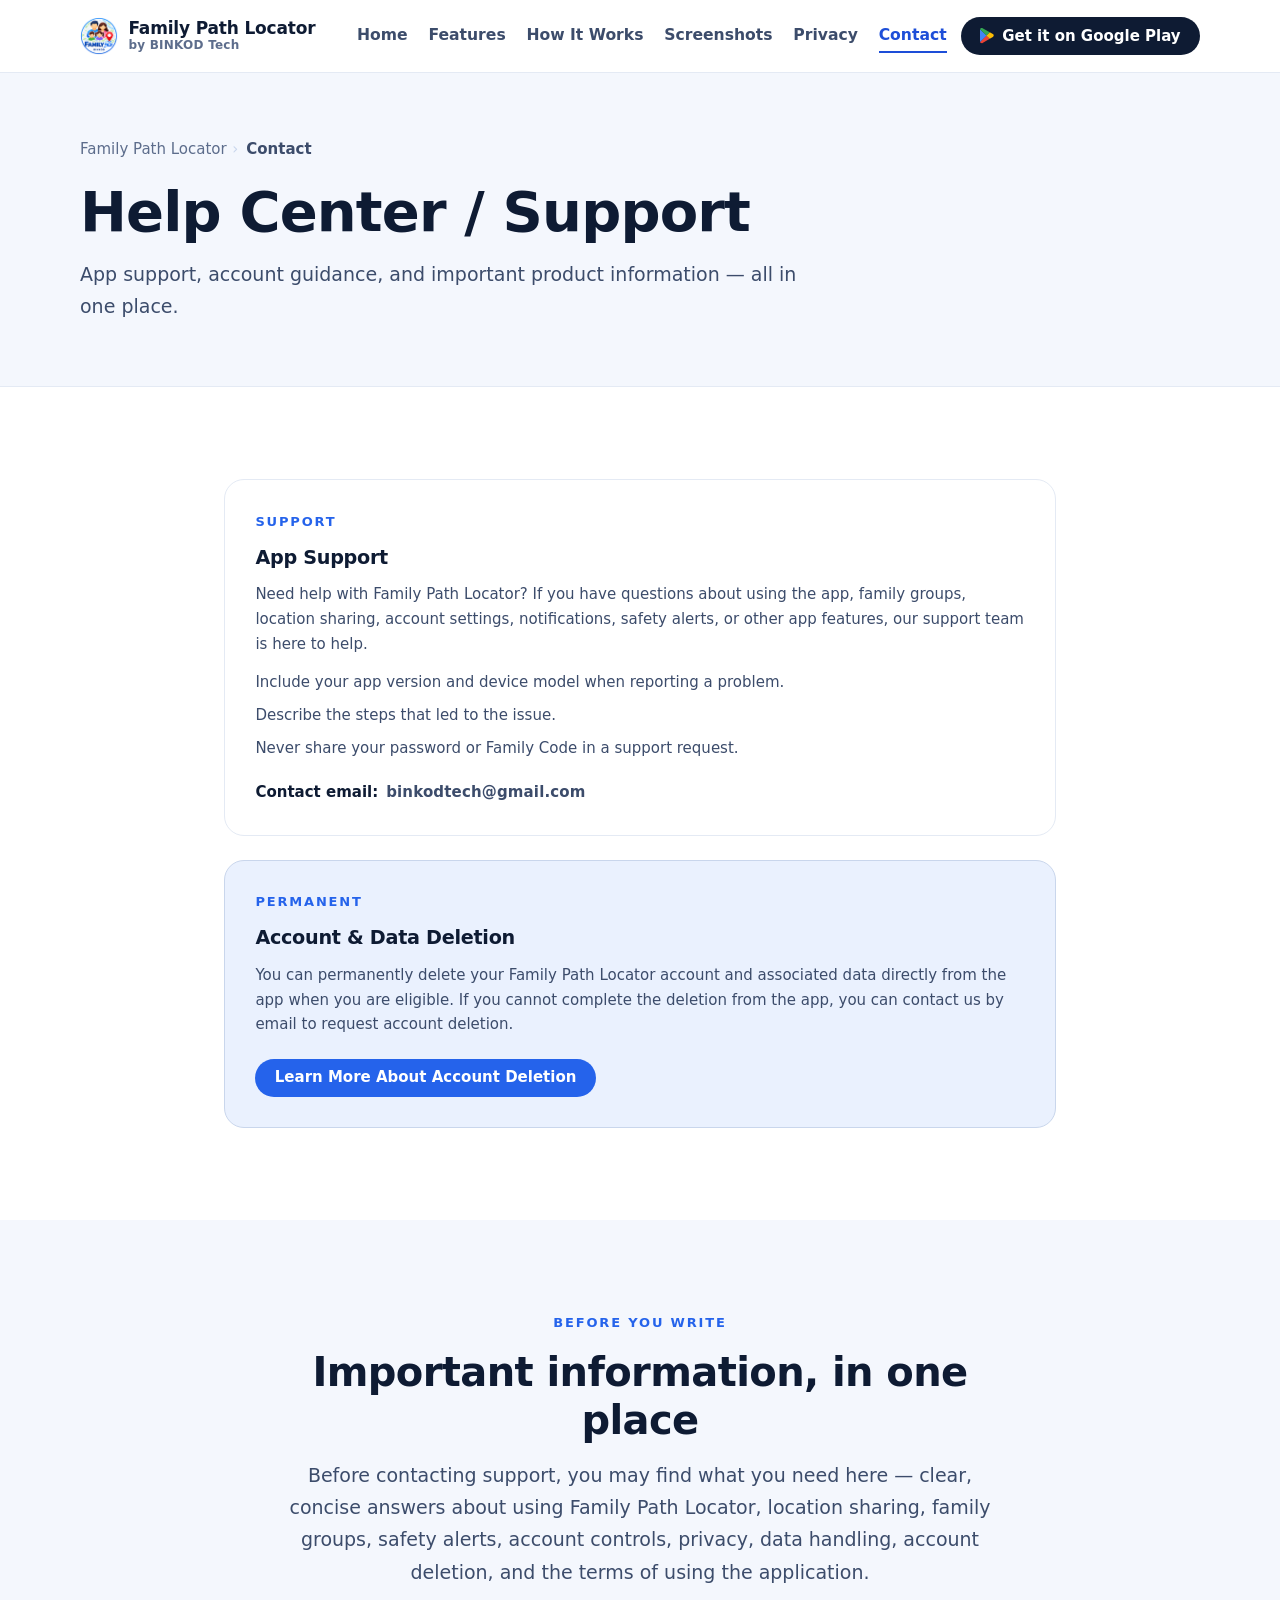
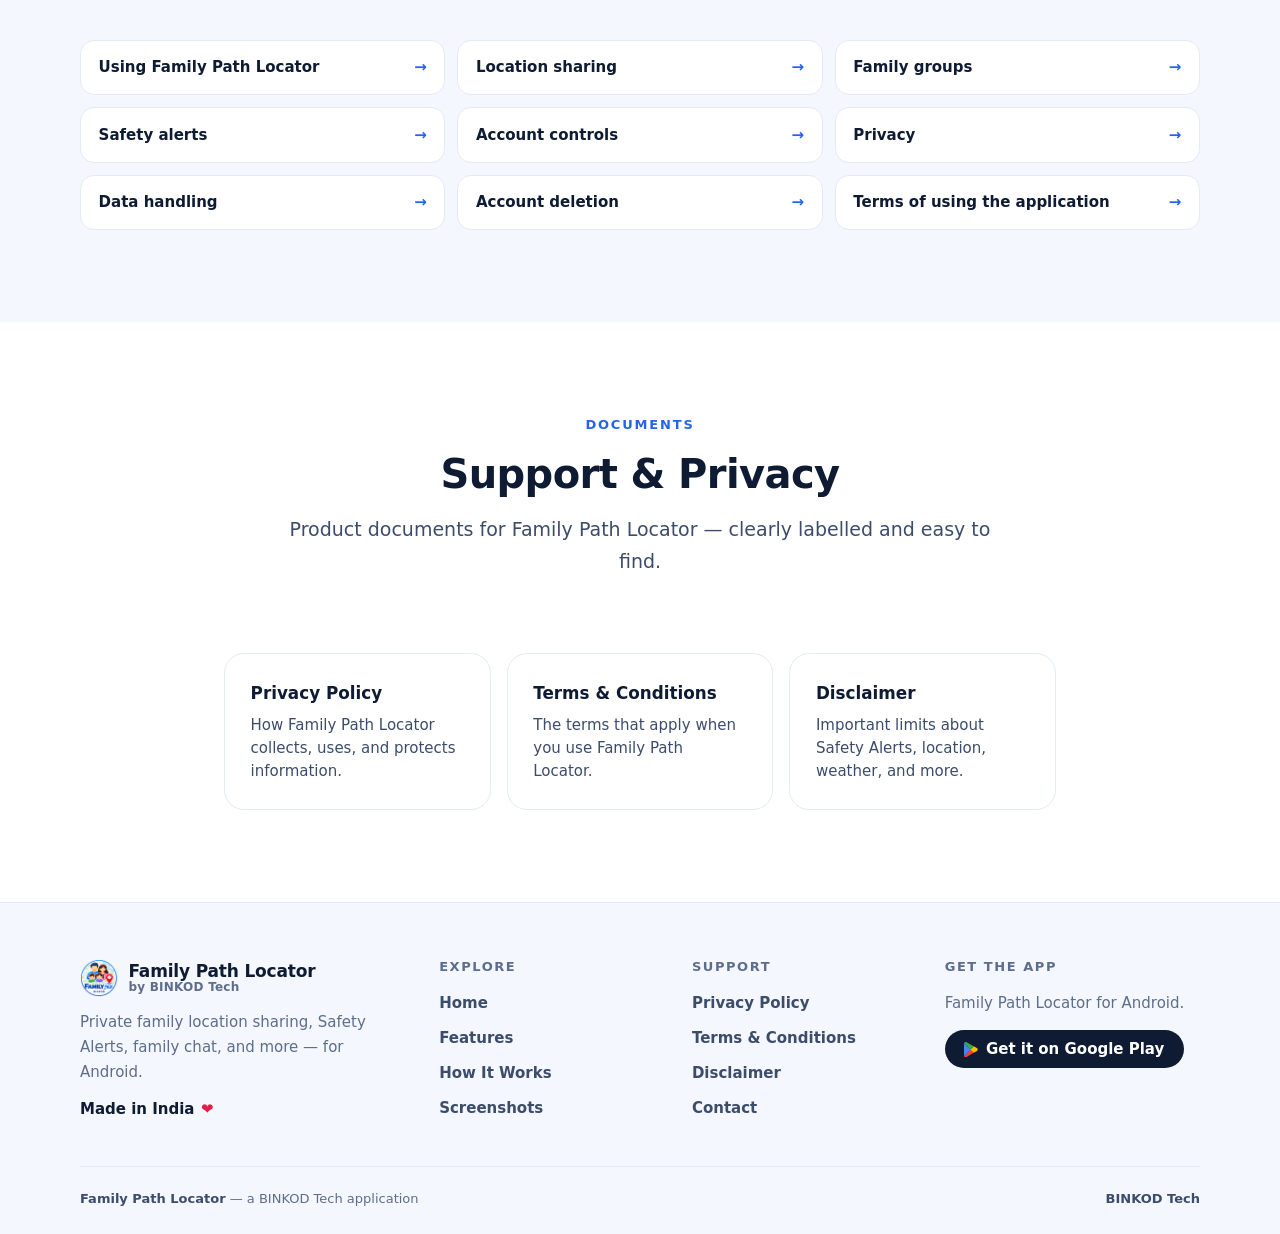
<file: family-path-locator/contact/index.html>
<!DOCTYPE html>
<html lang="en">
<head>
  <meta charset="UTF-8">
  <meta name="viewport" content="width=device-width, initial-scale=1.0">
  <title>Contact &amp; Support — Family Path Locator</title>
  <meta name="description" content="Support for Family Path Locator — app help, account deletion guidance, and links to the privacy policy, terms and disclaimer.">
  <meta name="theme-color" content="#2563eb">
  <!-- TODO: Add canonical URL and og:url once the production domain is confirmed. -->
  <link rel="icon" type="image/png" sizes="96x96" href="/public/favicon/fav-96.png">
  <link rel="apple-touch-icon" href="/public/favicon/apple-touch-icon.png">
  <link rel="stylesheet" href="/css/global.css">
  <link rel="stylesheet" href="/css/family-path.css">
  <script src="/js/global.js" defer></script>
</head>
<body>
  <a class="skip-link" href="#main-content">Skip to main content</a>

  <header class="site-header">
    <div class="container header-inner">
      <a class="brand" href="/family-path-locator/">
        <img class="brand__img" src="/public/assets/family-path/icons/familypath.png" alt="" width="38" height="38">
        <span class="brand__text">
          <span class="brand__name">Family Path Locator</span>
          <span class="brand__by">by BINKOD Tech</span>
        </span>
      </a>
      <button class="nav-toggle" type="button" aria-expanded="false" aria-controls="primary-navigation" aria-label="Open menu">
        <span class="nav-toggle__bar" aria-hidden="true"></span>
        <span class="nav-toggle__bar" aria-hidden="true"></span>
        <span class="nav-toggle__bar" aria-hidden="true"></span>
      </button>
      <nav class="site-nav" id="primary-navigation" aria-label="Primary">
        <ul class="site-nav__list">
          <li><a class="site-nav__link" href="/family-path-locator/">Home</a></li>
          <li><a class="site-nav__link" href="/family-path-locator/#features">Features</a></li>
          <li><a class="site-nav__link" href="/family-path-locator/#how-it-works">How It Works</a></li>
          <li><a class="site-nav__link" href="/family-path-locator/#screenshots">Screenshots</a></li>
          <li><a class="site-nav__link" href="/family-path-locator/privacy-policy/">Privacy</a></li>
          <li><a class="site-nav__link" href="/family-path-locator/contact/" aria-current="page">Contact</a></li>
        </ul>
        <a class="btn btn--play btn--sm" href="https://play.google.com/store/apps/details?id=com.binkod.familypath" target="_blank" rel="noopener noreferrer" data-play-link>
          <svg class="btn__play-icon" viewBox="0 0 92 101" aria-hidden="true" focusable="false"><path fill="#EA4335" d="M42.7141006,48.2030918 L0.378682653,92.5574864 C1.34201801,95.9718278 3.8294422,98.7491902 7.11735265,100.081627 C10.4052631,101.414063 14.1244454,101.151948 17.1929731,99.3715328 L64.8282049,72.2415332 L42.7141006,48.2030918 Z"/><path fill="#FBBC04" d="M85.5227162,40.6634756 L64.9228444,28.8650805 L41.7361587,49.2125801 L65.0174839,72.1784402 L85.4596231,60.5062311 C89.1508724,58.5735708 91.4640104,54.7514463 91.4640104,50.5848534 C91.4640104,46.4182604 89.1508724,42.5961359 85.4596231,40.6634756 L85.5227162,40.6634756 Z"/><path fill="#4285F4" d="M0.378682653,8.39139474 C0.122773783,9.33743897 -0.00455672329,10.3136395 3.58642309e-13,11.2936738 L3.58642309e-13,89.6552074 C0.00268414143,90.6347753 0.129891998,91.6100356 0.378682653,92.5574864 L44.1652401,49.3387662 L0.378682653,8.39139474 Z"/><path fill="#34A853" d="M43.0295657,50.4744406 L64.9228444,28.8650805 L17.3507056,1.60889485 C15.5610268,0.560731677 13.5255296,0.005596085 11.4515081,0 C6.30402332,-0.0101779895 1.77867801,3.40639326 0.378682653,8.35984823 L43.0295657,50.4744406 Z"/></svg>
          Get it on Google Play
        </a>
      </nav>
    </div>
  </header>

  <main id="main-content">
    <section class="page-hero">
      <div class="container">
        <nav class="breadcrumb" aria-label="Breadcrumb">
          <ol>
            <li><a href="/family-path-locator/">Family Path Locator</a></li>
            <li><span aria-current="page">Contact</span></li>
          </ol>
        </nav>
        <h1>Help Center / Support</h1>
        <p class="lead">
          App support, account guidance, and important product information —
          all in one place.
        </p>
      </div>
    </section>

    <!-- ============================ APP SUPPORT ============================ -->
    <section class="section" aria-labelledby="app-support-title">
      <div class="container support-stack">
        <article class="contact-card" id="app-support">
          <span class="eyebrow">Support</span>
          <h2 id="app-support-title">App Support</h2>
          <p>
            Need help with Family Path Locator? If you have questions about
            using the app, family groups, location sharing, account settings,
            notifications, safety alerts, or other app features, our support
            team is here to help.
          </p>
          <ul class="support-list">
            <li>Include your app version and device model when reporting a problem.</li>
            <li>Describe the steps that led to the issue.</li>
            <li>Never share your password or Family Code in a support request.</li>
          </ul>
          <p class="support-email-row">
            <strong>Contact email:</strong>
            <span class="contact-email">binkodtech@gmail.com</span>
          </p>
        </article>

        <!-- ==================== ACCOUNT & DATA DELETION ==================== -->
        <section class="contact-card contact-card--highlight" id="account-deletion" aria-labelledby="account-deletion-title">
          <span class="eyebrow">Permanent</span>
          <h2 id="account-deletion-title">Account &amp; Data Deletion</h2>
          <p>
            You can permanently delete your Family Path Locator account and
            associated data directly from the app when you are eligible. If you
            cannot complete the deletion from the app, you can contact us by
            email to request account deletion.
          </p>
          <div class="actions">
            <a class="btn btn--primary btn--sm" href="/family-path-locator/delete-account/">Learn More About Account Deletion</a>
          </div>
        </section>
      </div>
    </section>

    <!-- ============================ BEFORE YOU WRITE ============================ -->
    <section class="section section--soft" aria-labelledby="before-title">
      <div class="container">
        <div class="section-head">
          <span class="eyebrow">Before you write</span>
          <h2 id="before-title">Important information, in one place</h2>
          <p class="lead">
            Before contacting support, you may find what you need here — clear,
            concise answers about using Family Path Locator, location sharing,
            family groups, safety alerts, account controls, privacy, data
            handling, account deletion, and the terms of using the
            application.
          </p>
        </div>
        <ul class="support-topics">
          <li><a href="/family-path-locator/#how-it-works">Using Family Path Locator</a></li>
          <li><a href="/family-path-locator/#features">Location sharing</a></li>
          <li><a href="/family-path-locator/#how-it-works">Family groups</a></li>
          <li><a href="/family-path-locator/#features">Safety alerts</a></li>
          <li><a href="/family-path-locator/privacy-policy/#your-controls">Account controls</a></li>
          <li><a href="/family-path-locator/privacy-policy/">Privacy</a></li>
          <li><a href="/family-path-locator/privacy-policy/#how-we-use">Data handling</a></li>
          <li><a href="#account-deletion">Account deletion</a></li>
          <li><a href="/family-path-locator/terms-and-conditions/">Terms of using the application</a></li>
        </ul>
      </div>
    </section>

    <!-- ============================ SUPPORT & PRIVACY ============================ -->
    <section class="section" aria-labelledby="support-privacy-title">
      <div class="container support-stack">
        <div class="section-head">
          <span class="eyebrow">Documents</span>
          <h2 id="support-privacy-title">Support &amp; Privacy</h2>
          <p class="lead">
            Product documents for Family Path Locator — clearly labelled and
            easy to find.
          </p>
        </div>
        <ul class="support-docs">
          <li>
            <a class="support-doc" href="/family-path-locator/privacy-policy/">
              <span class="support-doc__name">Privacy Policy</span>
              <span class="support-doc__desc">How Family Path Locator collects, uses, and protects information.</span>
            </a>
          </li>
          <li>
            <a class="support-doc" href="/family-path-locator/terms-and-conditions/">
              <span class="support-doc__name">Terms &amp; Conditions</span>
              <span class="support-doc__desc">The terms that apply when you use Family Path Locator.</span>
            </a>
          </li>
          <li>
            <a class="support-doc" href="/family-path-locator/disclaimer/">
              <span class="support-doc__name">Disclaimer</span>
              <span class="support-doc__desc">Important limits about Safety Alerts, location, weather, and more.</span>
            </a>
          </li>
        </ul>
      </div>
    </section>
  </main>

  <footer class="site-footer">
    <div class="container">
      <div class="footer-grid">
        <div class="footer-brand">
          <a class="brand" href="/family-path-locator/">
            <img class="brand__img" src="/public/assets/family-path/icons/familypath.png" alt="" width="38" height="38" loading="lazy">
            <span class="brand__text">
              <span class="brand__name">Family Path Locator</span>
              <span class="brand__by">by BINKOD Tech</span>
            </span>
          </a>
          <p class="footer-brand__text">
            Private family location sharing, Safety Alerts, family chat, and
            more — for Android.
          </p>
          <p class="made-in">Made in India <span class="made-in__heart" aria-hidden="true">❤️</span></p>
        </div>
        <div class="footer-col">
          <h2 class="footer__title">Explore</h2>
          <ul class="footer-links">
            <li><a href="/family-path-locator/">Home</a></li>
            <li><a href="/family-path-locator/#features">Features</a></li>
            <li><a href="/family-path-locator/#how-it-works">How It Works</a></li>
            <li><a href="/family-path-locator/#screenshots">Screenshots</a></li>
          </ul>
        </div>
        <div class="footer-col">
          <h2 class="footer__title">Support</h2>
          <ul class="footer-links">
            <li><a href="/family-path-locator/privacy-policy/">Privacy Policy</a></li>
            <li><a href="/family-path-locator/terms-and-conditions/">Terms &amp; Conditions</a></li>
            <li><a href="/family-path-locator/disclaimer/">Disclaimer</a></li>
            <li><a href="/family-path-locator/contact/">Contact</a></li>
          </ul>
        </div>
        <div class="footer-col footer-cta">
          <h2 class="footer__title">Get the app</h2>
          <p class="footer-cta__text">Family Path Locator for Android.</p>
          <a class="btn btn--play btn--sm" href="https://play.google.com/store/apps/details?id=com.binkod.familypath" target="_blank" rel="noopener noreferrer" data-play-link>
            <svg class="btn__play-icon" viewBox="0 0 92 101" aria-hidden="true" focusable="false"><path fill="#EA4335" d="M42.7141006,48.2030918 L0.378682653,92.5574864 C1.34201801,95.9718278 3.8294422,98.7491902 7.11735265,100.081627 C10.4052631,101.414063 14.1244454,101.151948 17.1929731,99.3715328 L64.8282049,72.2415332 L42.7141006,48.2030918 Z"/><path fill="#FBBC04" d="M85.5227162,40.6634756 L64.9228444,28.8650805 L41.7361587,49.2125801 L65.0174839,72.1784402 L85.4596231,60.5062311 C89.1508724,58.5735708 91.4640104,54.7514463 91.4640104,50.5848534 C91.4640104,46.4182604 89.1508724,42.5961359 85.4596231,40.6634756 L85.5227162,40.6634756 Z"/><path fill="#4285F4" d="M0.378682653,8.39139474 C0.122773783,9.33743897 -0.00455672329,10.3136395 3.58642309e-13,11.2936738 L3.58642309e-13,89.6552074 C0.00268414143,90.6347753 0.129891998,91.6100356 0.378682653,92.5574864 L44.1652401,49.3387662 L0.378682653,8.39139474 Z"/><path fill="#34A853" d="M43.0295657,50.4744406 L64.9228444,28.8650805 L17.3507056,1.60889485 C15.5610268,0.560731677 13.5255296,0.005596085 11.4515081,0 C6.30402332,-0.0101779895 1.77867801,3.40639326 0.378682653,8.35984823 L43.0295657,50.4744406 Z"/></svg>
            Get it on Google Play
          </a>
        </div>
      </div>
      <div class="footer-bottom">
        <span><strong>Family Path Locator</strong> — a BINKOD Tech application</span>
        <span><strong>BINKOD Tech</strong></span>
      </div>
    </div>
  </footer>
</body>
</html>
</file>
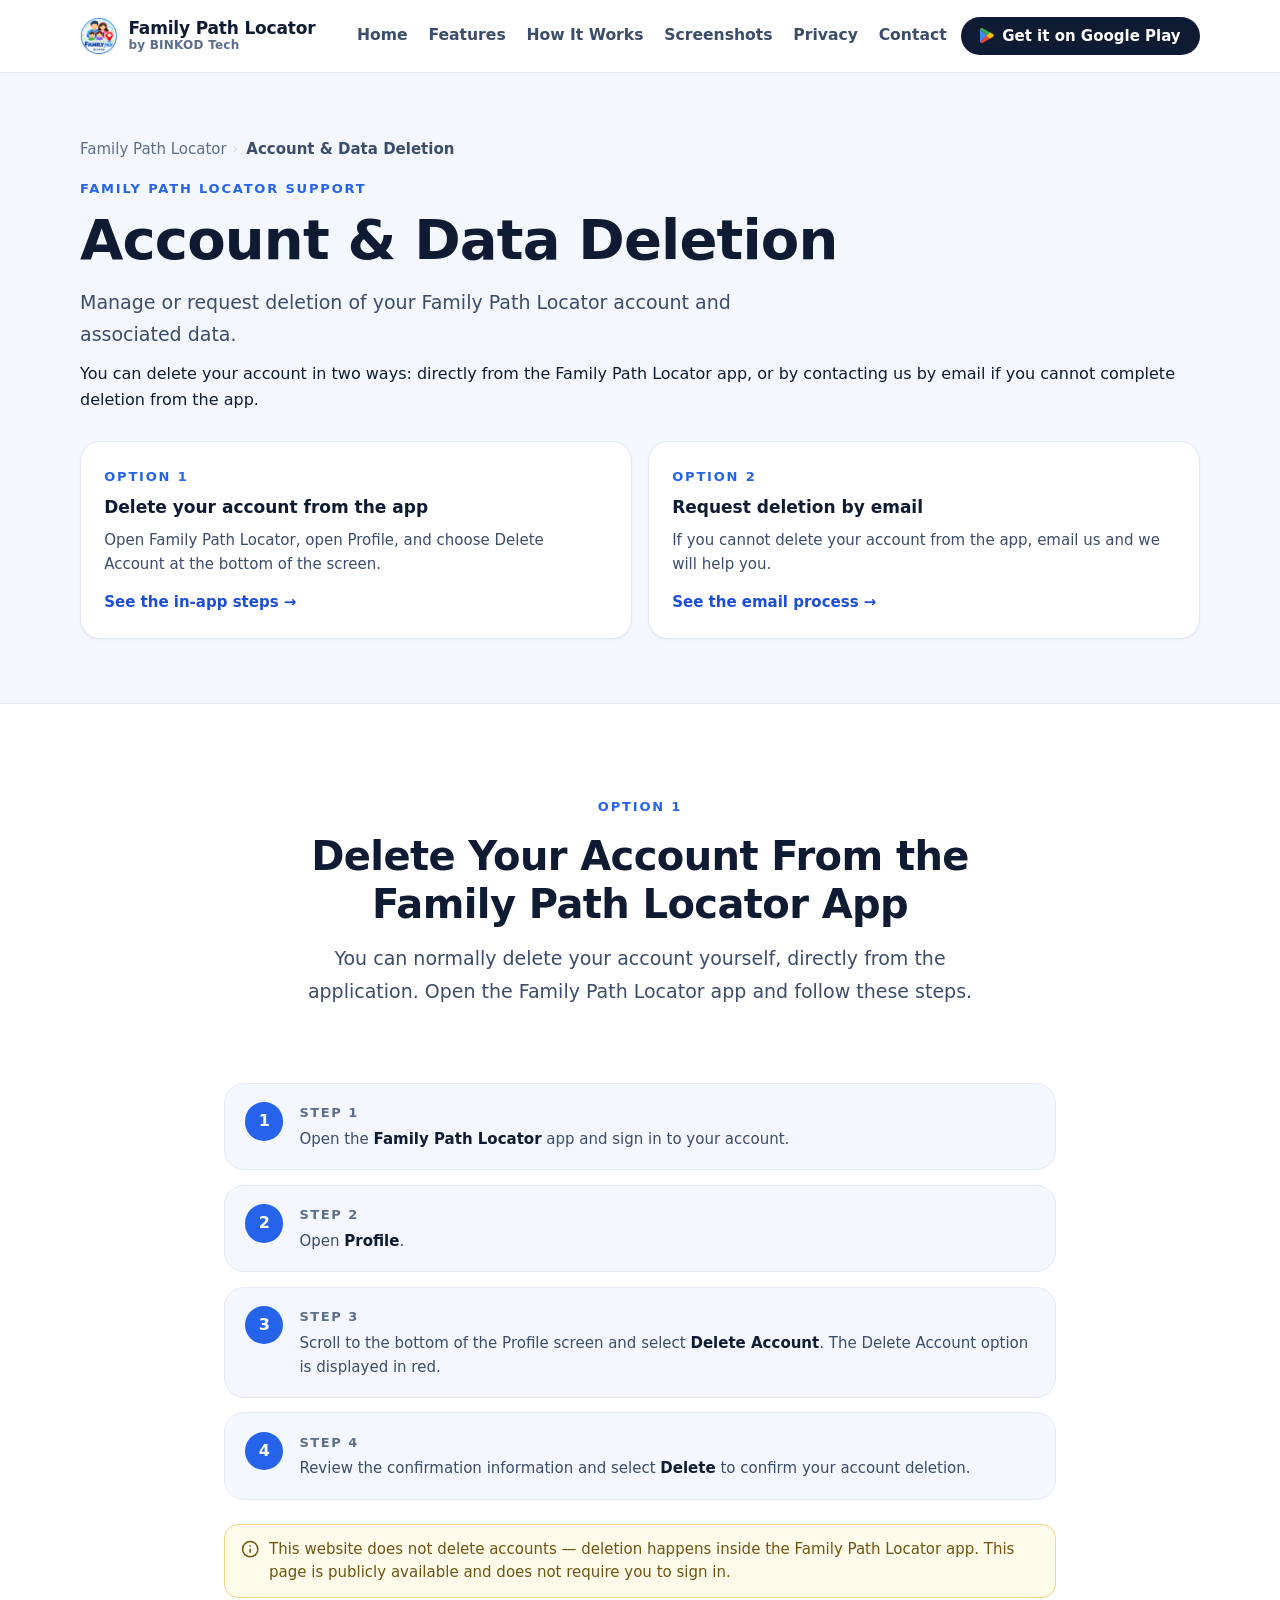
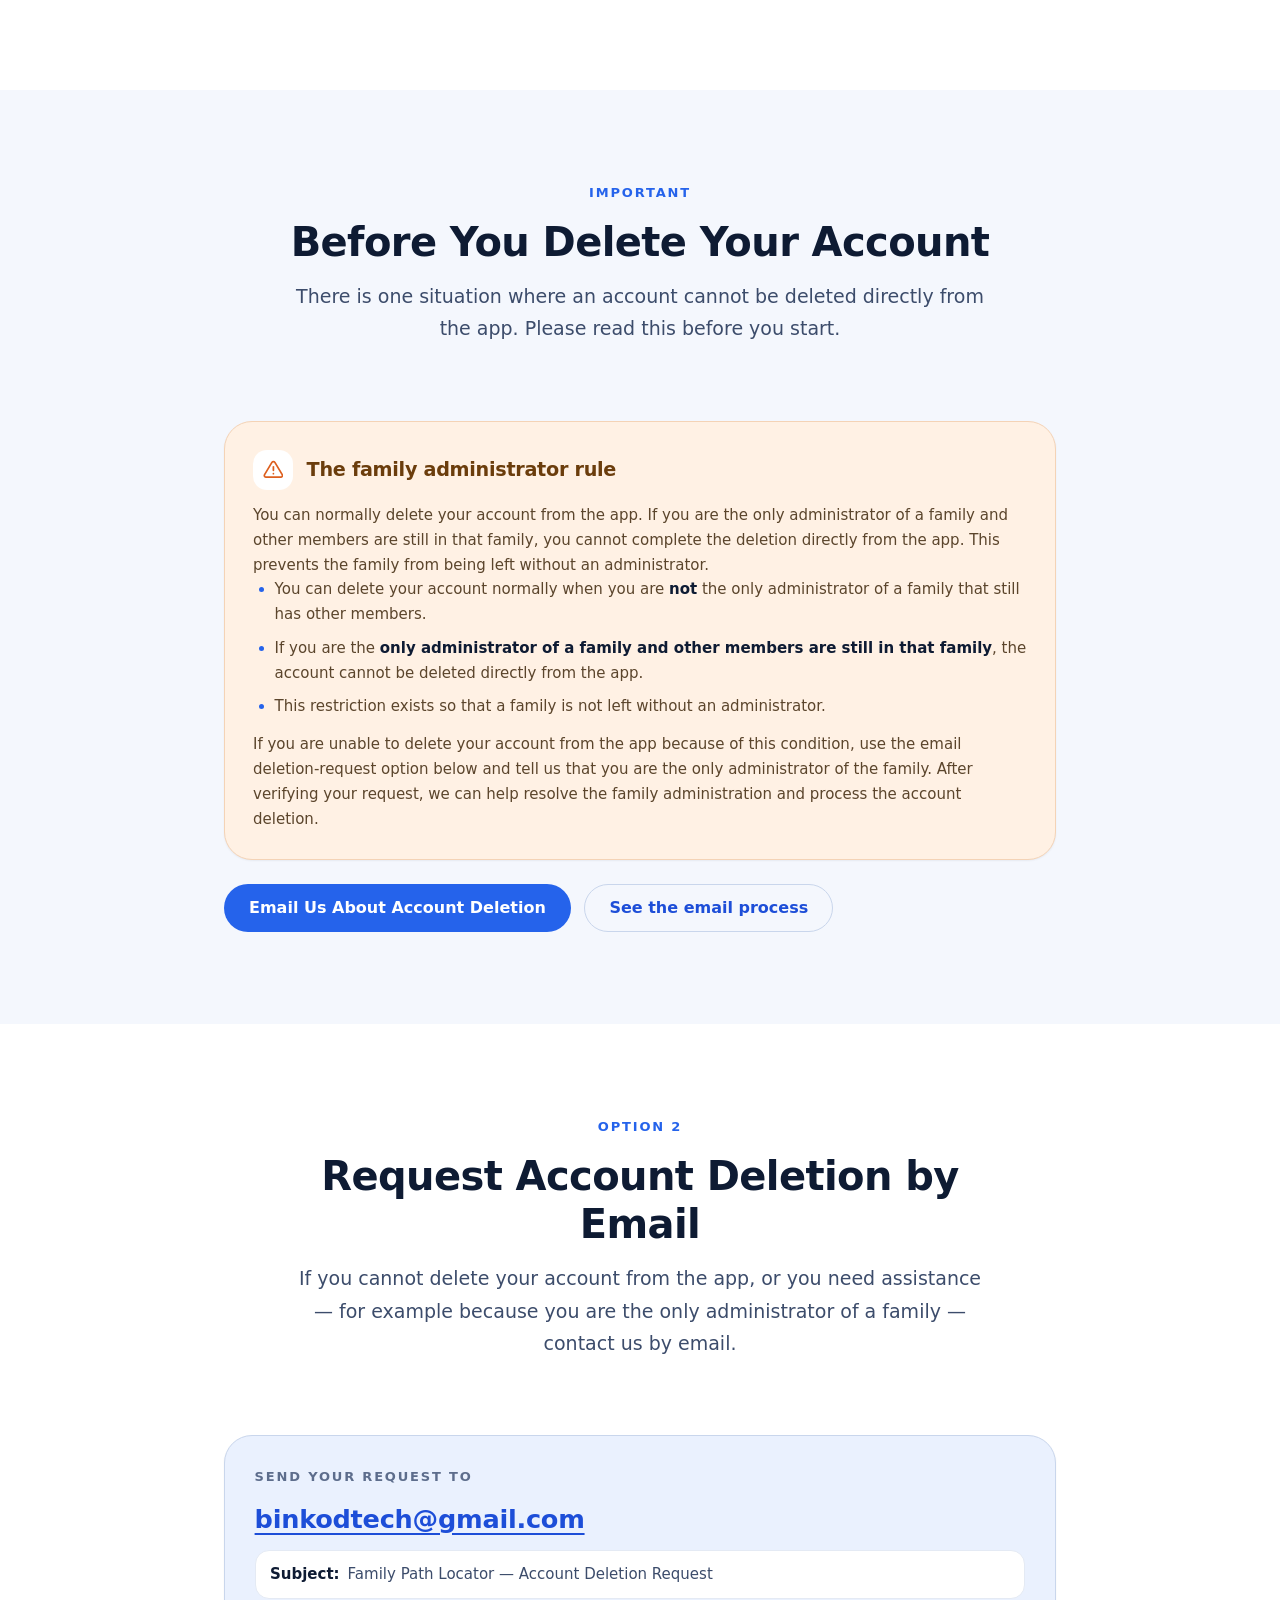
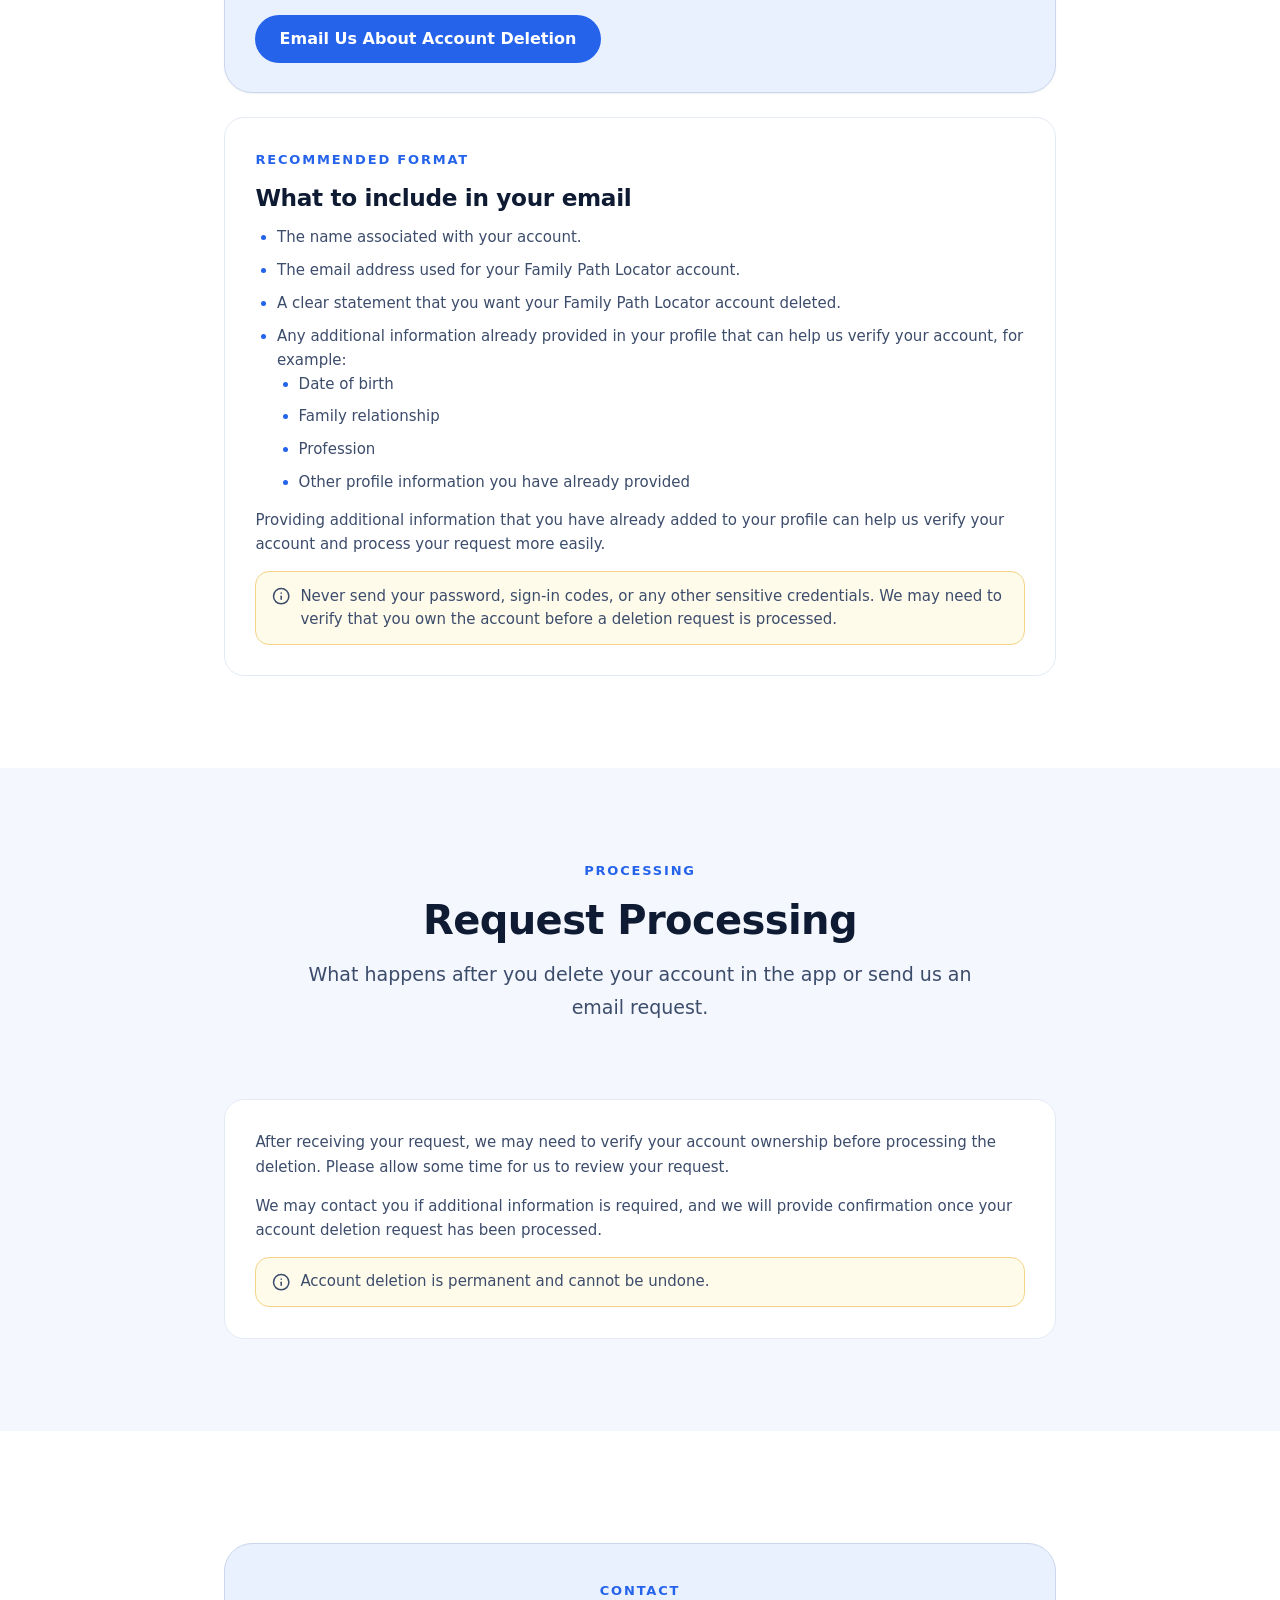
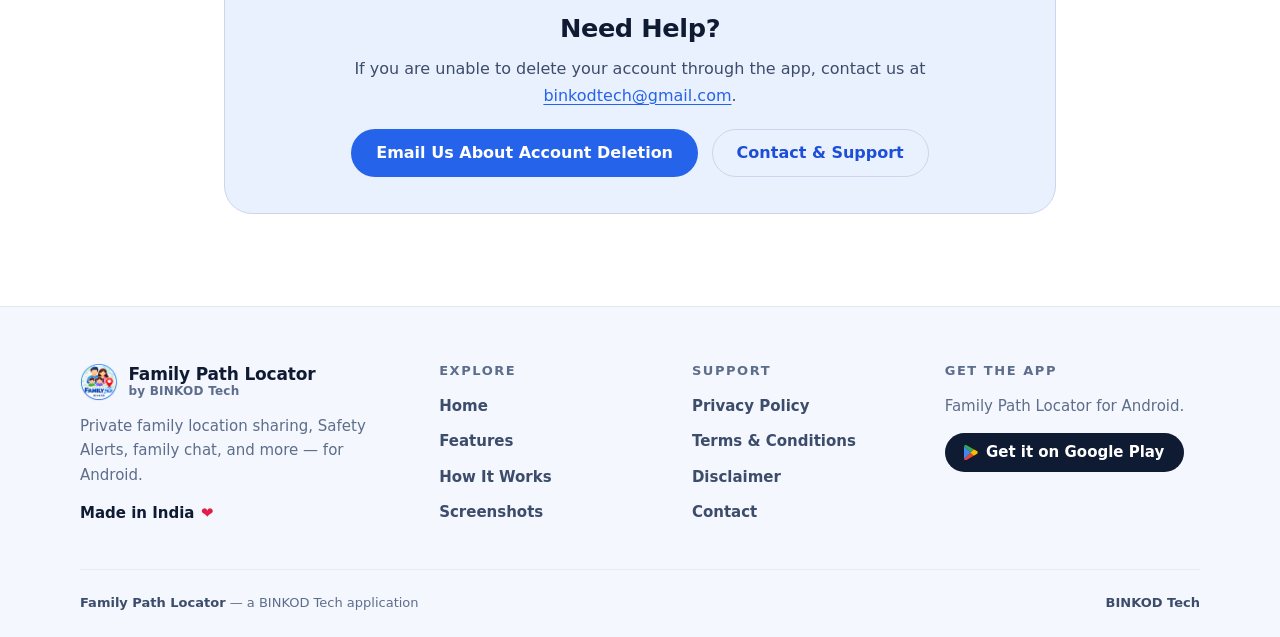
<file: family-path-locator/delete-account/index.html>
<!DOCTYPE html>
<html lang="en">
<head>
  <meta charset="UTF-8">
  <meta name="viewport" content="width=device-width, initial-scale=1.0">
  <title>Family Path Locator — Account &amp; Data Deletion | BINKOD</title>
  <meta name="description" content="Learn how to delete your Family Path Locator account and associated data, or request account deletion by email.">
  <meta name="theme-color" content="#2563eb">
  <!-- TODO: Add canonical URL and og:url once the production domain is confirmed. -->
  <meta property="og:type" content="website">
  <meta property="og:site_name" content="BINKOD Tech">
  <meta property="og:title" content="Family Path Locator — Account &amp; Data Deletion | BINKOD">
  <meta property="og:description" content="Learn how to delete your Family Path Locator account and associated data, or request account deletion by email.">
  <!-- TODO: Add og:image once the production domain is confirmed. -->
  <link rel="icon" type="image/png" sizes="96x96" href="/public/favicon/fav-96.png">
  <link rel="apple-touch-icon" href="/public/favicon/apple-touch-icon.png">
  <link rel="stylesheet" href="/css/global.css">
  <link rel="stylesheet" href="/css/family-path.css">
  <script src="/js/global.js" defer></script>
</head>
<body>
  <a class="skip-link" href="#main-content">Skip to main content</a>

  <header class="site-header">
    <div class="container header-inner">
      <a class="brand" href="/family-path-locator/">
        <img class="brand__img" src="/public/assets/family-path/icons/familypath.png" alt="" width="38" height="38">
        <span class="brand__text">
          <span class="brand__name">Family Path Locator</span>
          <span class="brand__by">by BINKOD Tech</span>
        </span>
      </a>
      <button class="nav-toggle" type="button" aria-expanded="false" aria-controls="primary-navigation" aria-label="Open menu">
        <span class="nav-toggle__bar" aria-hidden="true"></span>
        <span class="nav-toggle__bar" aria-hidden="true"></span>
        <span class="nav-toggle__bar" aria-hidden="true"></span>
      </button>
      <nav class="site-nav" id="primary-navigation" aria-label="Primary">
        <ul class="site-nav__list">
          <li><a class="site-nav__link" href="/family-path-locator/">Home</a></li>
          <li><a class="site-nav__link" href="/family-path-locator/#features">Features</a></li>
          <li><a class="site-nav__link" href="/family-path-locator/#how-it-works">How It Works</a></li>
          <li><a class="site-nav__link" href="/family-path-locator/#screenshots">Screenshots</a></li>
          <li><a class="site-nav__link" href="/family-path-locator/privacy-policy/">Privacy</a></li>
          <li><a class="site-nav__link" href="/family-path-locator/contact/">Contact</a></li>
        </ul>
        <a class="btn btn--play btn--sm" href="https://play.google.com/store/apps/details?id=com.binkod.familypath" target="_blank" rel="noopener noreferrer" data-play-link>
          <svg class="btn__play-icon" viewBox="0 0 92 101" aria-hidden="true" focusable="false"><path fill="#EA4335" d="M42.7141006,48.2030918 L0.378682653,92.5574864 C1.34201801,95.9718278 3.8294422,98.7491902 7.11735265,100.081627 C10.4052631,101.414063 14.1244454,101.151948 17.1929731,99.3715328 L64.8282049,72.2415332 L42.7141006,48.2030918 Z"/><path fill="#FBBC04" d="M85.5227162,40.6634756 L64.9228444,28.8650805 L41.7361587,49.2125801 L65.0174839,72.1784402 L85.4596231,60.5062311 C89.1508724,58.5735708 91.4640104,54.7514463 91.4640104,50.5848534 C91.4640104,46.4182604 89.1508724,42.5961359 85.4596231,40.6634756 L85.5227162,40.6634756 Z"/><path fill="#4285F4" d="M0.378682653,8.39139474 C0.122773783,9.33743897 -0.00455672329,10.3136395 3.58642309e-13,11.2936738 L3.58642309e-13,89.6552074 C0.00268414143,90.6347753 0.129891998,91.6100356 0.378682653,92.5574864 L44.1652401,49.3387662 L0.378682653,8.39139474 Z"/><path fill="#34A853" d="M43.0295657,50.4744406 L64.9228444,28.8650805 L17.3507056,1.60889485 C15.5610268,0.560731677 13.5255296,0.005596085 11.4515081,0 C6.30402332,-0.0101779895 1.77867801,3.40639326 0.378682653,8.35984823 L43.0295657,50.4744406 Z"/></svg>
          Get it on Google Play
        </a>
      </nav>
    </div>
  </header>

  <main id="main-content">
    <!-- ============================== HERO ============================== -->
    <section class="page-hero">
      <div class="container">
        <nav class="breadcrumb" aria-label="Breadcrumb">
          <ol>
            <li><a href="/family-path-locator/">Family Path Locator</a></li>
            <li><span aria-current="page">Account &amp; Data Deletion</span></li>
          </ol>
        </nav>
        <span class="eyebrow">Family Path Locator Support</span>
        <h1>Account &amp; Data Deletion</h1>
        <p class="lead">
          Manage or request deletion of your Family Path Locator account and
          associated data.
        </p>
        <p>
          You can delete your account in two ways: directly from the Family Path
          Locator app, or by contacting us by email if you cannot complete
          deletion from the app.
        </p>
        <div class="option-grid">
          <a class="option-card" href="#in-app-deletion">
            <span class="option-card__label">Option 1</span>
            <span class="option-card__title">Delete your account from the app</span>
            <span class="option-card__text">
              Open Family Path Locator, open Profile, and choose Delete Account
              at the bottom of the screen.
            </span>
            <span class="option-card__cta">See the in-app steps</span>
          </a>
          <a class="option-card" href="#email-deletion">
            <span class="option-card__label">Option 2</span>
            <span class="option-card__title">Request deletion by email</span>
            <span class="option-card__text">
              If you cannot delete your account from the app, email us and we
              will help you.
            </span>
            <span class="option-card__cta">See the email process</span>
          </a>
        </div>
      </div>
    </section>

    <!-- ====================== OPTION 1 — IN-APP ========================= -->
    <section class="section" id="in-app-deletion" aria-labelledby="in-app-title">
      <div class="container support-stack">
        <div class="section-head">
          <span class="eyebrow">Option 1</span>
          <h2 id="in-app-title">Delete Your Account From the Family Path Locator App</h2>
          <p class="lead">
            You can normally delete your account yourself, directly from the
            application. Open the Family Path Locator app and follow these steps.
          </p>
        </div>

        <ol class="flow-steps" role="list">
          <li class="flow-step">
            <span class="flow-step__num" aria-hidden="true">1</span>
            <div class="flow-step__body">
              <p class="flow-step__label">Step 1</p>
              <p class="flow-step__text">
                Open the <strong>Family Path Locator</strong> app and sign in to
                your account.
              </p>
            </div>
          </li>
          <li class="flow-step">
            <span class="flow-step__num" aria-hidden="true">2</span>
            <div class="flow-step__body">
              <p class="flow-step__label">Step 2</p>
              <p class="flow-step__text">Open <strong>Profile</strong>.</p>
            </div>
          </li>
          <li class="flow-step">
            <span class="flow-step__num" aria-hidden="true">3</span>
            <div class="flow-step__body">
              <p class="flow-step__label">Step 3</p>
              <p class="flow-step__text">
                Scroll to the bottom of the Profile screen and select
                <strong>Delete Account</strong>. The Delete Account option is
                displayed in red.
              </p>
            </div>
          </li>
          <li class="flow-step">
            <span class="flow-step__num" aria-hidden="true">4</span>
            <div class="flow-step__body">
              <p class="flow-step__label">Step 4</p>
              <p class="flow-step__text">
                Review the confirmation information and select
                <strong>Delete</strong> to confirm your account deletion.
              </p>
            </div>
          </li>
        </ol>

        <p class="note">
          <svg class="icon" viewBox="0 0 24 24" fill="none" stroke="currentColor" stroke-width="2" stroke-linecap="round" stroke-linejoin="round" aria-hidden="true" focusable="false"><circle cx="12" cy="12" r="10"/><line x1="12" y1="16" x2="12" y2="12"/><line x1="12" y1="8" x2="12.01" y2="8"/></svg>
          This website does not delete accounts — deletion happens inside the
          Family Path Locator app. This page is publicly available and does not
          require you to sign in.
        </p>
      </div>
    </section>

    <!-- ============= IMPORTANT — FAMILY ADMINISTRATOR RULE ============== -->
    <section class="section section--soft" id="before-you-delete" aria-labelledby="before-title">
      <div class="container support-stack">
        <div class="section-head">
          <span class="eyebrow">Important</span>
          <h2 id="before-title">Before You Delete Your Account</h2>
          <p class="lead">
            There is one situation where an account cannot be deleted directly
            from the app. Please read this before you start.
          </p>
        </div>

        <div class="alert">
          <div class="alert__head">
            <span class="alert__icon" aria-hidden="true">
              <svg class="icon" viewBox="0 0 24 24" fill="none" stroke="currentColor" stroke-width="2" stroke-linecap="round" stroke-linejoin="round" focusable="false"><path d="M10.29 3.86 1.82 18a2 2 0 0 0 1.71 3h16.94a2 2 0 0 0 1.71-3L13.71 3.86a2 2 0 0 0-3.42 0z"/><line x1="12" y1="9" x2="12" y2="13"/><line x1="12" y1="17" x2="12.01" y2="17"/></svg>
            </span>
            <h3>The family administrator rule</h3>
          </div>
          <p>
            You can normally delete your account from the app. If you are the
            only administrator of a family and other members are still in that
            family, you cannot complete the deletion directly from the app. This
            prevents the family from being left without an administrator.
          </p>
          <ul class="del-list">
            <li>
              You can delete your account normally when you are <strong>not</strong>
              the only administrator of a family that still has other members.
            </li>
            <li>
              If you are the <strong>only administrator of a family and other
              members are still in that family</strong>, the account cannot be
              deleted directly from the app.
            </li>
            <li>
              This restriction exists so that a family is not left without an
              administrator.
            </li>
          </ul>
          <p>
            If you are unable to delete your account from the app because of
            this condition, use the email deletion-request option below and tell
            us that you are the only administrator of the family. After
            verifying your request, we can help resolve the family
            administration and process the account deletion.
          </p>
        </div>

        <div class="actions">
          <a class="btn btn--primary" href="mailto:binkodtech@gmail.com?subject=Family%20Path%20Locator%20%E2%80%94%20Account%20Deletion%20Request">Email Us About Account Deletion</a>
          <a class="btn btn--outline" href="#email-deletion">See the email process</a>
        </div>
      </div>
    </section>

    <!-- =================== OPTION 2 — EMAIL REQUEST ===================== -->
    <section class="section" id="email-deletion" aria-labelledby="email-title">
      <div class="container support-stack">
        <div class="section-head">
          <span class="eyebrow">Option 2</span>
          <h2 id="email-title">Request Account Deletion by Email</h2>
          <p class="lead">
            If you cannot delete your account from the app, or you need
            assistance — for example because you are the only administrator of a
            family — contact us by email.
          </p>
        </div>

        <div class="email-panel">
          <span class="email-panel__label">Send your request to</span>
          <a class="email-address" href="mailto:binkodtech@gmail.com?subject=Family%20Path%20Locator%20%E2%80%94%20Account%20Deletion%20Request">binkodtech@gmail.com</a>
          <p class="email-panel__subject">
            <strong>Subject:</strong>
            <span>Family Path Locator — Account Deletion Request</span>
          </p>
          <div class="actions">
            <a class="btn btn--primary" href="mailto:binkodtech@gmail.com?subject=Family%20Path%20Locator%20%E2%80%94%20Account%20Deletion%20Request">Email Us About Account Deletion</a>
          </div>
        </div>

        <div class="contact-card">
          <span class="eyebrow">Recommended format</span>
          <h3>What to include in your email</h3>
          <ul class="del-list">
            <li>The name associated with your account.</li>
            <li>The email address used for your Family Path Locator account.</li>
            <li>A clear statement that you want your Family Path Locator account deleted.</li>
            <li>
              Any additional information already provided in your profile that
              can help us verify your account, for example:
              <ul class="del-list">
                <li>Date of birth</li>
                <li>Family relationship</li>
                <li>Profession</li>
                <li>Other profile information you have already provided</li>
              </ul>
            </li>
          </ul>
          <p>
            Providing additional information that you have already added to your
            profile can help us verify your account and process your request
            more easily.
          </p>
          <p class="note">
            <svg class="icon" viewBox="0 0 24 24" fill="none" stroke="currentColor" stroke-width="2" stroke-linecap="round" stroke-linejoin="round" aria-hidden="true" focusable="false"><circle cx="12" cy="12" r="10"/><line x1="12" y1="16" x2="12" y2="12"/><line x1="12" y1="8" x2="12.01" y2="8"/></svg>
            Never send your password, sign-in codes, or any other sensitive
            credentials. We may need to verify that you own the account before a
            deletion request is processed.
          </p>
        </div>
      </div>
    </section>

    <!-- ===================== REQUEST PROCESSING ========================= -->
    <section class="section section--soft" id="request-processing" aria-labelledby="processing-title">
      <div class="container support-stack">
        <div class="section-head">
          <span class="eyebrow">Processing</span>
          <h2 id="processing-title">Request Processing</h2>
          <p class="lead">
            What happens after you delete your account in the app or send us an
            email request.
          </p>
        </div>

        <div class="contact-card">
          <p>
            After receiving your request, we may need to verify your account
            ownership before processing the deletion. Please allow some time for
            us to review your request.
          </p>
          <p>
            We may contact you if additional information is required, and we
            will provide confirmation once your account deletion request has
            been processed.
          </p>
          <p class="note">
            <svg class="icon" viewBox="0 0 24 24" fill="none" stroke="currentColor" stroke-width="2" stroke-linecap="round" stroke-linejoin="round" aria-hidden="true" focusable="false"><circle cx="12" cy="12" r="10"/><line x1="12" y1="16" x2="12" y2="12"/><line x1="12" y1="8" x2="12.01" y2="8"/></svg>
            Account deletion is permanent and cannot be undone.
          </p>
        </div>
      </div>
    </section>

    <!-- ========================== NEED HELP ============================= -->
    <section class="section" id="need-help" aria-labelledby="need-help-title">
      <div class="container support-stack">
        <div class="questions">
          <span class="eyebrow">Contact</span>
          <h2 id="need-help-title">Need Help?</h2>
          <p>
            If you are unable to delete your account through the app, contact us
            at
            <a href="mailto:binkodtech@gmail.com?subject=Family%20Path%20Locator%20%E2%80%94%20Account%20Deletion%20Request">binkodtech@gmail.com</a>.
          </p>
          <div class="actions">
            <a class="btn btn--primary" href="mailto:binkodtech@gmail.com?subject=Family%20Path%20Locator%20%E2%80%94%20Account%20Deletion%20Request">Email Us About Account Deletion</a>
            <a class="btn btn--outline" href="/family-path-locator/contact/">Contact &amp; Support</a>
          </div>
        </div>
      </div>
    </section>
  </main>

  <footer class="site-footer">
    <div class="container">
      <div class="footer-grid">
        <div class="footer-brand">
          <a class="brand" href="/family-path-locator/">
            <img class="brand__img" src="/public/assets/family-path/icons/familypath.png" alt="" width="38" height="38" loading="lazy">
            <span class="brand__text">
              <span class="brand__name">Family Path Locator</span>
              <span class="brand__by">by BINKOD Tech</span>
            </span>
          </a>
          <p class="footer-brand__text">
            Private family location sharing, Safety Alerts, family chat, and
            more — for Android.
          </p>
          <p class="made-in">Made in India <span class="made-in__heart" aria-hidden="true">❤️</span></p>
        </div>
        <div class="footer-col">
          <h2 class="footer__title">Explore</h2>
          <ul class="footer-links">
            <li><a href="/family-path-locator/">Home</a></li>
            <li><a href="/family-path-locator/#features">Features</a></li>
            <li><a href="/family-path-locator/#how-it-works">How It Works</a></li>
            <li><a href="/family-path-locator/#screenshots">Screenshots</a></li>
          </ul>
        </div>
        <div class="footer-col">
          <h2 class="footer__title">Support</h2>
          <ul class="footer-links">
            <li><a href="/family-path-locator/privacy-policy/">Privacy Policy</a></li>
            <li><a href="/family-path-locator/terms-and-conditions/">Terms &amp; Conditions</a></li>
            <li><a href="/family-path-locator/disclaimer/">Disclaimer</a></li>
            <li><a href="/family-path-locator/contact/">Contact</a></li>
          </ul>
        </div>
        <div class="footer-col footer-cta">
          <h2 class="footer__title">Get the app</h2>
          <p class="footer-cta__text">Family Path Locator for Android.</p>
          <a class="btn btn--play btn--sm" href="https://play.google.com/store/apps/details?id=com.binkod.familypath" target="_blank" rel="noopener noreferrer" data-play-link>
            <svg class="btn__play-icon" viewBox="0 0 92 101" aria-hidden="true" focusable="false"><path fill="#EA4335" d="M42.7141006,48.2030918 L0.378682653,92.5574864 C1.34201801,95.9718278 3.8294422,98.7491902 7.11735265,100.081627 C10.4052631,101.414063 14.1244454,101.151948 17.1929731,99.3715328 L64.8282049,72.2415332 L42.7141006,48.2030918 Z"/><path fill="#FBBC04" d="M85.5227162,40.6634756 L64.9228444,28.8650805 L41.7361587,49.2125801 L65.0174839,72.1784402 L85.4596231,60.5062311 C89.1508724,58.5735708 91.4640104,54.7514463 91.4640104,50.5848534 C91.4640104,46.4182604 89.1508724,42.5961359 85.4596231,40.6634756 L85.5227162,40.6634756 Z"/><path fill="#4285F4" d="M0.378682653,8.39139474 C0.122773783,9.33743897 -0.00455672329,10.3136395 3.58642309e-13,11.2936738 L3.58642309e-13,89.6552074 C0.00268414143,90.6347753 0.129891998,91.6100356 0.378682653,92.5574864 L44.1652401,49.3387662 L0.378682653,8.39139474 Z"/><path fill="#34A853" d="M43.0295657,50.4744406 L64.9228444,28.8650805 L17.3507056,1.60889485 C15.5610268,0.560731677 13.5255296,0.005596085 11.4515081,0 C6.30402332,-0.0101779895 1.77867801,3.40639326 0.378682653,8.35984823 L43.0295657,50.4744406 Z"/></svg>
            Get it on Google Play
          </a>
        </div>
      </div>
      <div class="footer-bottom">
        <span><strong>Family Path Locator</strong> — a BINKOD Tech application</span>
        <span><strong>BINKOD Tech</strong></span>
      </div>
    </div>
  </footer>
</body>
</html>
</file>
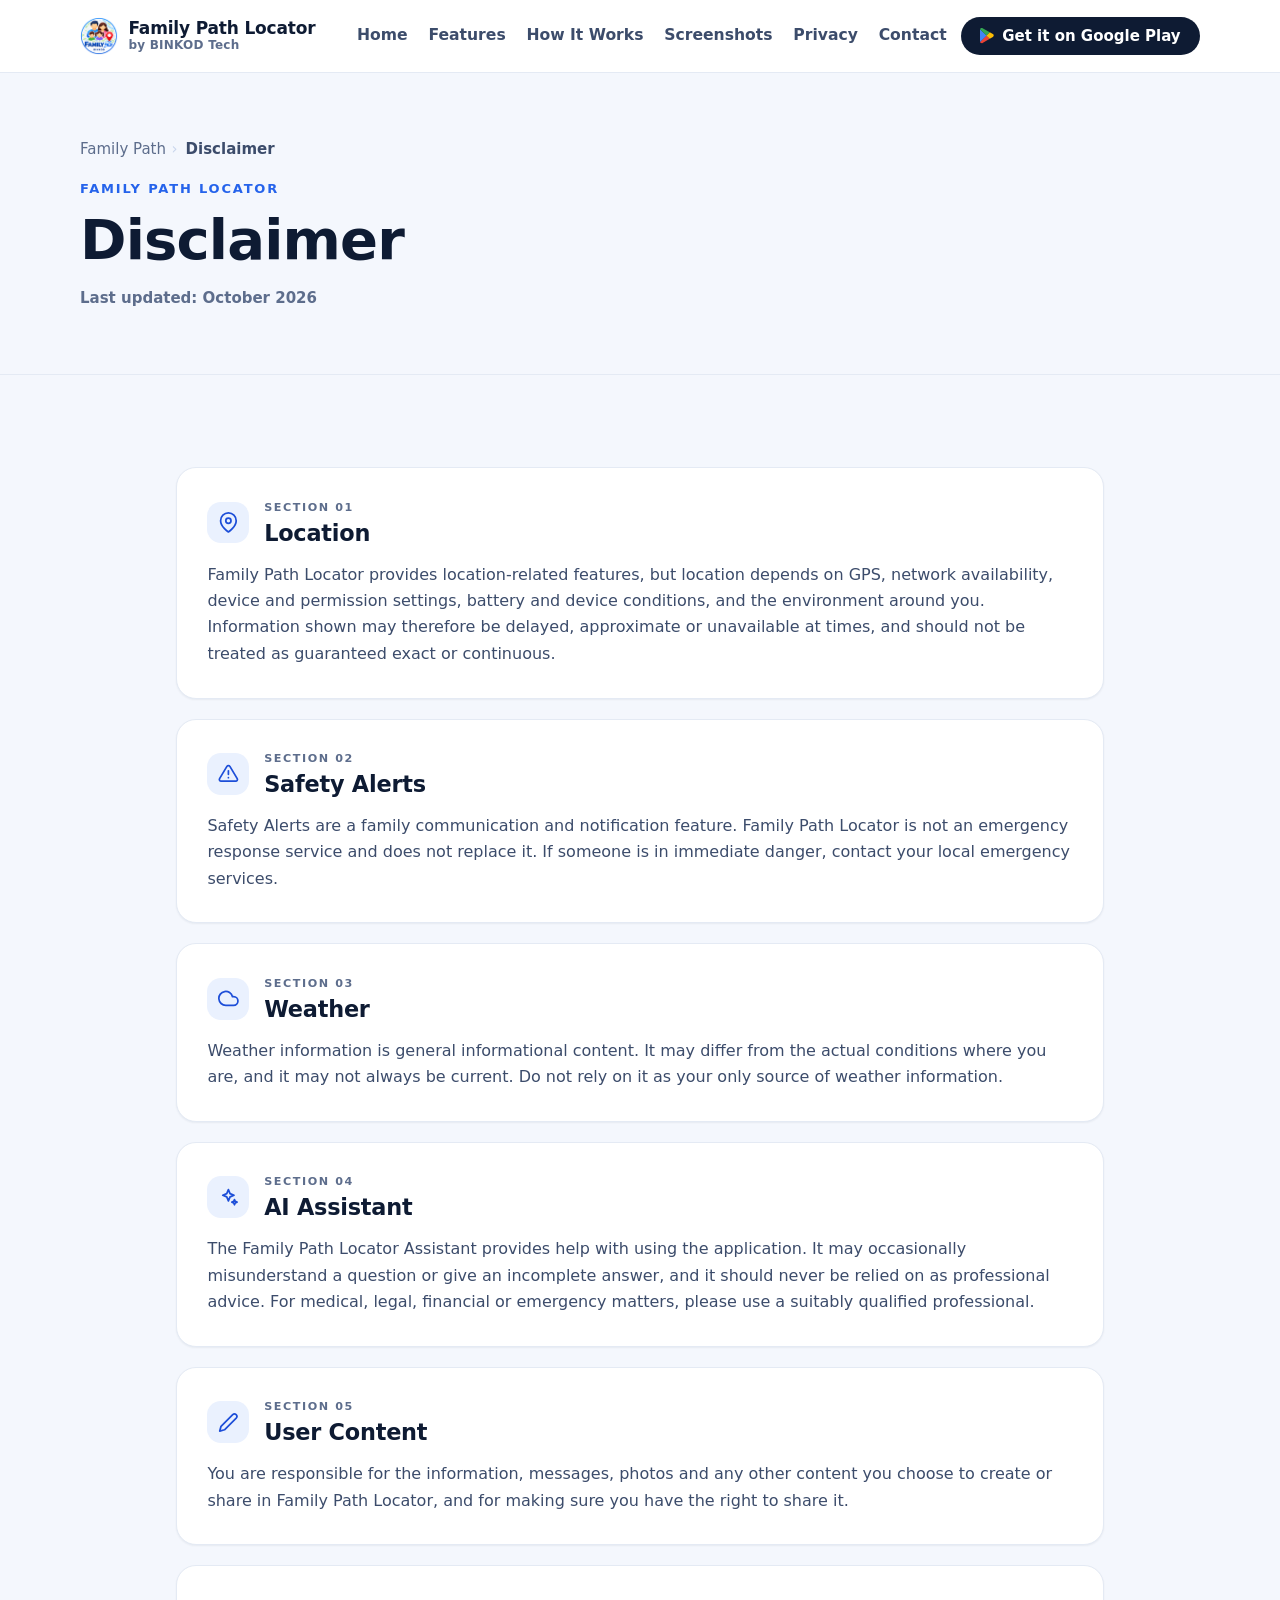
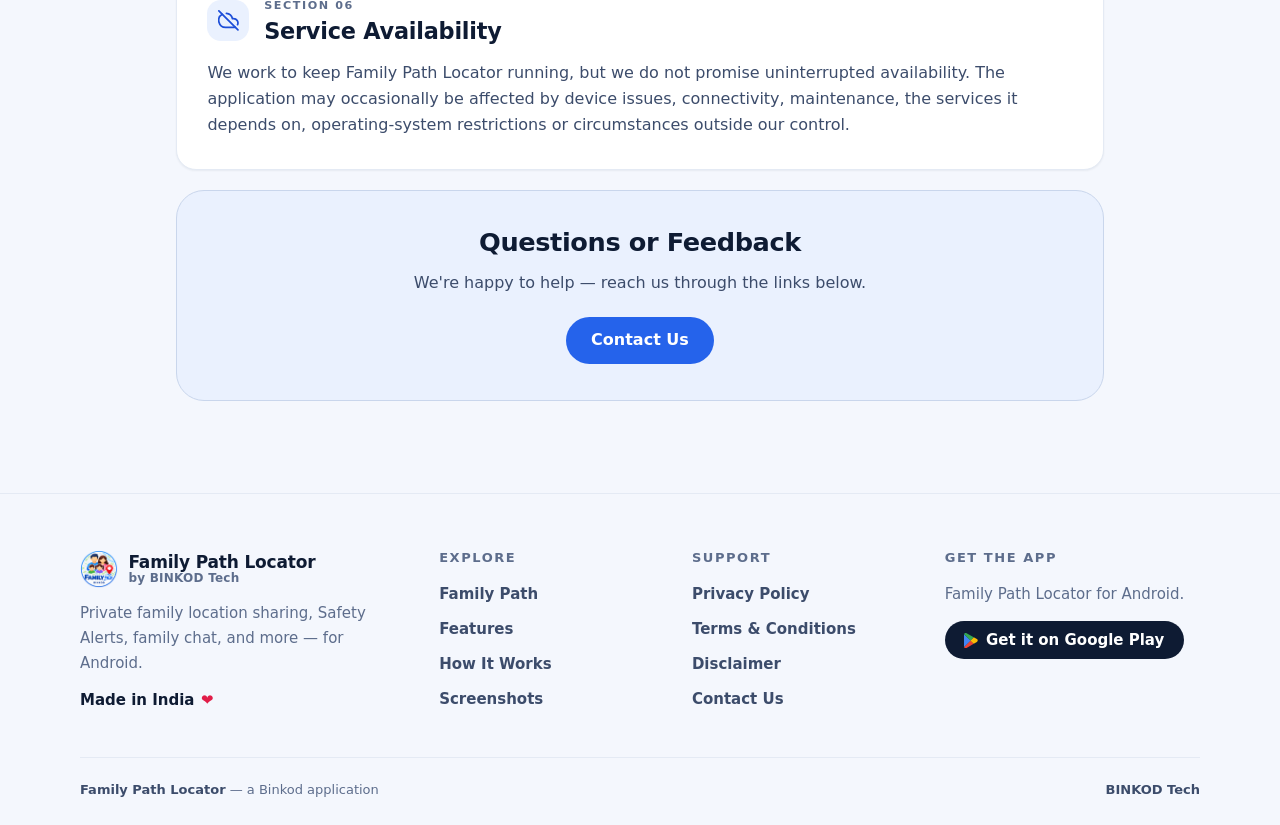
<file: family-path-locator/disclaimer/index.html>
<!DOCTYPE html>
<html lang="en">
<head>
  <meta charset="UTF-8">
  <meta name="viewport" content="width=device-width, initial-scale=1.0">
  <title>Family Path Locator Disclaimer | Binkod</title>
  <meta name="description" content="Important limitations for Family Path Locator: location may be delayed, approximate or unavailable, Safety Alerts are not emergency services, weather is general information and the AI Assistant is not professional advice.">
  <meta name="theme-color" content="#2563eb">
  <!-- TODO: Add canonical URL and og:url once the production domain is confirmed. -->
  <meta property="og:type" content="website">
  <meta property="og:site_name" content="BINKOD Tech">
  <meta property="og:title" content="Family Path Locator Disclaimer | Binkod">
  <meta property="og:description" content="Important limitations for Family Path Locator: location may be delayed, approximate or unavailable, Safety Alerts are not emergency services, weather is general information and the AI Assistant is not professional advice.">
  <!-- TODO: Add og:image once the production domain is confirmed. -->
  <link rel="icon" type="image/png" sizes="96x96" href="/public/favicon/fav-96.png">
  <link rel="apple-touch-icon" href="/public/favicon/apple-touch-icon.png">
  <link rel="stylesheet" href="/css/global.css">
  <link rel="stylesheet" href="/css/family-path.css">
  <script src="/js/global.js" defer></script>
</head>
<body>
  <a class="skip-link" href="#main-content">Skip to main content</a>

  <header class="site-header">
    <div class="container header-inner">
      <a class="brand" href="/family-path-locator/">
        <img class="brand__img" src="/public/assets/family-path/icons/familypath.png" alt="" width="38" height="38">
        <span class="brand__text">
          <span class="brand__name">Family Path Locator</span>
          <span class="brand__by">by BINKOD Tech</span>
        </span>
      </a>
      <button class="nav-toggle" type="button" aria-expanded="false" aria-controls="primary-navigation" aria-label="Open menu">
        <span class="nav-toggle__bar" aria-hidden="true"></span>
        <span class="nav-toggle__bar" aria-hidden="true"></span>
        <span class="nav-toggle__bar" aria-hidden="true"></span>
      </button>
      <nav class="site-nav" id="primary-navigation" aria-label="Primary">
        <ul class="site-nav__list">
          <li><a class="site-nav__link" href="/family-path-locator/">Home</a></li>
          <li><a class="site-nav__link" href="/family-path-locator/#features">Features</a></li>
          <li><a class="site-nav__link" href="/family-path-locator/#how-it-works">How It Works</a></li>
          <li><a class="site-nav__link" href="/family-path-locator/#screenshots">Screenshots</a></li>
          <li><a class="site-nav__link" href="/family-path-locator/privacy-policy/">Privacy</a></li>
          <li><a class="site-nav__link" href="/family-path-locator/contact/">Contact</a></li>
        </ul>
          <a class="btn btn--play btn--sm" href="https://play.google.com/store/apps/details?id=com.binkod.familypath" target="_blank" rel="noopener noreferrer" data-play-link>
            <svg class="btn__play-icon" viewBox="0 0 92 101" aria-hidden="true" focusable="false"><path fill="#EA4335" d="M42.7141006,48.2030918 L0.378682653,92.5574864 C1.34201801,95.9718278 3.8294422,98.7491902 7.11735265,100.081627 C10.4052631,101.414063 14.1244454,101.151948 17.1929731,99.3715328 L64.8282049,72.2415332 L42.7141006,48.2030918 Z"/><path fill="#FBBC04" d="M85.5227162,40.6634756 L64.9228444,28.8650805 L41.7361587,49.2125801 L65.0174839,72.1784402 L85.4596231,60.5062311 C89.1508724,58.5735708 91.4640104,54.7514463 91.4640104,50.5848534 C91.4640104,46.4182604 89.1508724,42.5961359 85.4596231,40.6634756 L85.5227162,40.6634756 Z"/><path fill="#4285F4" d="M0.378682653,8.39139474 C0.122773783,9.33743897 -0.00455672329,10.3136395 3.58642309e-13,11.2936738 L3.58642309e-13,89.6552074 C0.00268414143,90.6347753 0.129891998,91.6100356 0.378682653,92.5574864 L44.1652401,49.3387662 L0.378682653,8.39139474 Z"/><path fill="#34A853" d="M43.0295657,50.4744406 L64.9228444,28.8650805 L17.3507056,1.60889485 C15.5610268,0.560731677 13.5255296,0.005596085 11.4515081,0 C6.30402332,-0.0101779895 1.77867801,3.40639326 0.378682653,8.35984823 L43.0295657,50.4744406 Z"/></svg>
            Get it on Google Play
          </a>
      </nav>
    </div>
  </header>

  <main id="main-content">
    <section class="page-hero">
      <div class="container">
        <nav class="breadcrumb" aria-label="Breadcrumb">
          <ol>
            <li><a href="/family-path-locator/">Family Path</a></li>
            <li><span aria-current="page">Disclaimer</span></li>
          </ol>
        </nav>
        <span class="eyebrow">Family Path Locator</span>
        <h1>Disclaimer</h1>
        <p class="legal-updated">Last updated: October 2026</p>
      </div>
    </section>

    <section class="section section--soft" aria-label="Disclaimer content">
      <div class="container container--wide">
        <div class="legal-content legal-content--center">
          <div class="legal-cards">

            <section id="location" class="legal-card">
              <div class="legal-card__head">
                <span class="legal-card__icon" aria-hidden="true">
                  <svg class="icon" viewBox="0 0 24 24" fill="none" stroke="currentColor" stroke-width="2" stroke-linecap="round" stroke-linejoin="round" focusable="false"><path d="M21 10c0 7-9 13-9 13s-9-6-9-13a9 9 0 0 1 18 0z"/><circle cx="12" cy="10" r="3"/></svg>
                </span>
                <div>
                  <span class="legal-card__num" aria-hidden="true"></span>
                  <h2>Location</h2>
                </div>
              </div>
              <div class="legal-card__body">
                <p>
                  Family Path Locator provides location-related features, but
                  location depends on GPS, network availability, device and
                  permission settings, battery and device conditions, and the
                  environment around you. Information shown may therefore be
                  delayed, approximate or unavailable at times, and should not be
                  treated as guaranteed exact or continuous.
                </p>
              </div>
            </section>

            <section id="safety-alerts" class="legal-card">
              <div class="legal-card__head">
                <span class="legal-card__icon" aria-hidden="true">
                  <svg class="icon" viewBox="0 0 24 24" fill="none" stroke="currentColor" stroke-width="2" stroke-linecap="round" stroke-linejoin="round" focusable="false"><path d="M10.29 3.86L1.82 18a2 2 0 0 0 1.71 3h16.94a2 2 0 0 0 1.71-3L13.71 3.86a2 2 0 0 0-3.42 0z"/><line x1="12" y1="9" x2="12" y2="13"/><line x1="12" y1="17" x2="12.01" y2="17"/></svg>
                </span>
                <div>
                  <span class="legal-card__num" aria-hidden="true"></span>
                  <h2>Safety Alerts</h2>
                </div>
              </div>
              <div class="legal-card__body">
                <p>
                  Safety Alerts are a family communication and notification
                  feature. Family Path Locator is not an emergency response service
                  and does not replace it. If someone is in immediate danger,
                  contact your local emergency services.
                </p>
              </div>
            </section>

            <section id="weather" class="legal-card">
              <div class="legal-card__head">
                <span class="legal-card__icon" aria-hidden="true">
                  <svg class="icon" viewBox="0 0 24 24" fill="none" stroke="currentColor" stroke-width="2" stroke-linecap="round" stroke-linejoin="round" focusable="false"><path d="M18 10h-1.26A8 8 0 1 0 9 20h9a5 5 0 0 0 0-10z"/></svg>
                </span>
                <div>
                  <span class="legal-card__num" aria-hidden="true"></span>
                  <h2>Weather</h2>
                </div>
              </div>
              <div class="legal-card__body">
                <p>
                  Weather information is general informational content. It may
                  differ from the actual conditions where you are, and it may not
                  always be current. Do not rely on it as your only source of
                  weather information.
                </p>
              </div>
            </section>

            <section id="ai-assistant" class="legal-card">
              <div class="legal-card__head">
                <span class="legal-card__icon" aria-hidden="true">
                  <svg class="icon" viewBox="0 0 24 24" fill="none" stroke="currentColor" stroke-width="2" stroke-linecap="round" stroke-linejoin="round" focusable="false"><path d="M12 3l1.9 4.6L18.5 9.5l-4.6 1.9L12 16l-1.9-4.6L5.5 9.5l4.6-1.9z"/><path d="M19 14.5l.9 2.1 2.1.9-2.1.9-.9 2.1-.9-2.1-2.1-.9 2.1-.9z"/></svg>
                </span>
                <div>
                  <span class="legal-card__num" aria-hidden="true"></span>
                  <h2>AI Assistant</h2>
                </div>
              </div>
              <div class="legal-card__body">
                <p>
                  The Family Path Locator Assistant provides help with using the
                  application. It may occasionally misunderstand a question or give
                  an incomplete answer, and it should never be relied on as
                  professional advice. For medical, legal, financial or emergency
                  matters, please use a suitably qualified professional.
                </p>
              </div>
            </section>

            <section id="user-content" class="legal-card">
              <div class="legal-card__head">
                <span class="legal-card__icon" aria-hidden="true">
                  <svg class="icon" viewBox="0 0 24 24" fill="none" stroke="currentColor" stroke-width="2" stroke-linecap="round" stroke-linejoin="round" focusable="false"><path d="M17 3a2.83 2.83 0 0 1 4 4L7.5 20.5 2 22l1.5-5.5z"/></svg>
                </span>
                <div>
                  <span class="legal-card__num" aria-hidden="true"></span>
                  <h2>User Content</h2>
                </div>
              </div>
              <div class="legal-card__body">
                <p>
                  You are responsible for the information, messages, photos and any
                  other content you choose to create or share in Family Path
                  Locator, and for making sure you have the right to share it.
                </p>
              </div>
            </section>

            <section id="service-availability" class="legal-card">
              <div class="legal-card__head">
                <span class="legal-card__icon" aria-hidden="true">
                  <svg class="icon" viewBox="0 0 24 24" fill="none" stroke="currentColor" stroke-width="2" stroke-linecap="round" stroke-linejoin="round" focusable="false"><path d="M22.61 16.95A5 5 0 0 0 18 10h-1.26a8 8 0 0 0-7.05-6M5 5a8 8 0 0 0 4 15h9a5 5 0 0 0 1.7-.3"/><line x1="1" y1="1" x2="23" y2="23"/></svg>
                </span>
                <div>
                  <span class="legal-card__num" aria-hidden="true"></span>
                  <h2>Service Availability</h2>
                </div>
              </div>
              <div class="legal-card__body">
                <p>
                  We work to keep Family Path Locator running, but we do not
                  promise uninterrupted availability. The application may
                  occasionally be affected by device issues, connectivity,
                  maintenance, the services it depends on, operating-system
                  restrictions or circumstances outside our control.
                </p>
              </div>
            </section>

          </div>

          <section id="questions" class="questions">
            <h2>Questions or Feedback</h2>
            <p>We're happy to help — reach us through the links below.</p>
            <div class="actions">
              <a class="btn btn--primary" href="/family-path-locator/contact/">Contact Us</a>
            </div>
          </section>
        </div>
      </div>
    </section>
  </main>

  <footer class="site-footer">
    <div class="container">
      <div class="footer-grid">
        <div class="footer-brand">
          <a class="brand" href="/family-path-locator/">
            <img class="brand__img" src="/public/assets/family-path/icons/familypath.png" alt="" width="38" height="38" loading="lazy">
            <span class="brand__text">
              <span class="brand__name">Family Path Locator</span>
              <span class="brand__by">by BINKOD Tech</span>
            </span>
          </a>
          <p class="footer-brand__text">
            Private family location sharing, Safety Alerts, family chat, and
            more — for Android.
          </p>
          <p class="made-in">Made in India <span class="made-in__heart" aria-hidden="true">❤️</span></p>
        </div>
        <div class="footer-col">
          <h2 class="footer__title">Explore</h2>
          <ul class="footer-links">
            <li><a href="/family-path-locator/">Family Path</a></li>
            <li><a href="/family-path-locator/#features">Features</a></li>
            <li><a href="/family-path-locator/#how-it-works">How It Works</a></li>
            <li><a href="/family-path-locator/#screenshots">Screenshots</a></li>
          </ul>
        </div>
        <div class="footer-col">
          <h2 class="footer__title">Support</h2>
          <ul class="footer-links">
            <li><a href="/family-path-locator/privacy-policy/">Privacy Policy</a></li>
            <li><a href="/family-path-locator/terms-and-conditions/">Terms &amp; Conditions</a></li>
            <li><a href="/family-path-locator/disclaimer/">Disclaimer</a></li>
            <li><a href="/family-path-locator/contact/">Contact Us</a></li>
          </ul>
        </div>
        <div class="footer-col footer-cta">
          <h2 class="footer__title">Get the app</h2>
          <p class="footer-cta__text">Family Path Locator for Android.</p>
        <a class="btn btn--play btn--sm" href="https://play.google.com/store/apps/details?id=com.binkod.familypath" target="_blank" rel="noopener noreferrer" data-play-link>
          <svg class="btn__play-icon" viewBox="0 0 92 101" aria-hidden="true" focusable="false"><path fill="#EA4335" d="M42.7141006,48.2030918 L0.378682653,92.5574864 C1.34201801,95.9718278 3.8294422,98.7491902 7.11735265,100.081627 C10.4052631,101.414063 14.1244454,101.151948 17.1929731,99.3715328 L64.8282049,72.2415332 L42.7141006,48.2030918 Z"/><path fill="#FBBC04" d="M85.5227162,40.6634756 L64.9228444,28.8650805 L41.7361587,49.2125801 L65.0174839,72.1784402 L85.4596231,60.5062311 C89.1508724,58.5735708 91.4640104,54.7514463 91.4640104,50.5848534 C91.4640104,46.4182604 89.1508724,42.5961359 85.4596231,40.6634756 L85.5227162,40.6634756 Z"/><path fill="#4285F4" d="M0.378682653,8.39139474 C0.122773783,9.33743897 -0.00455672329,10.3136395 3.58642309e-13,11.2936738 L3.58642309e-13,89.6552074 C0.00268414143,90.6347753 0.129891998,91.6100356 0.378682653,92.5574864 L44.1652401,49.3387662 L0.378682653,8.39139474 Z"/><path fill="#34A853" d="M43.0295657,50.4744406 L64.9228444,28.8650805 L17.3507056,1.60889485 C15.5610268,0.560731677 13.5255296,0.005596085 11.4515081,0 C6.30402332,-0.0101779895 1.77867801,3.40639326 0.378682653,8.35984823 L43.0295657,50.4744406 Z"/></svg>
          Get it on Google Play
        </a>
        </div>
      </div>
      <div class="footer-bottom">
        <span><strong>Family Path Locator</strong> — a Binkod application</span>
        <span><strong>BINKOD Tech</strong></span>
      </div>
    </div>
  </footer>
</body>
</html>
</file>
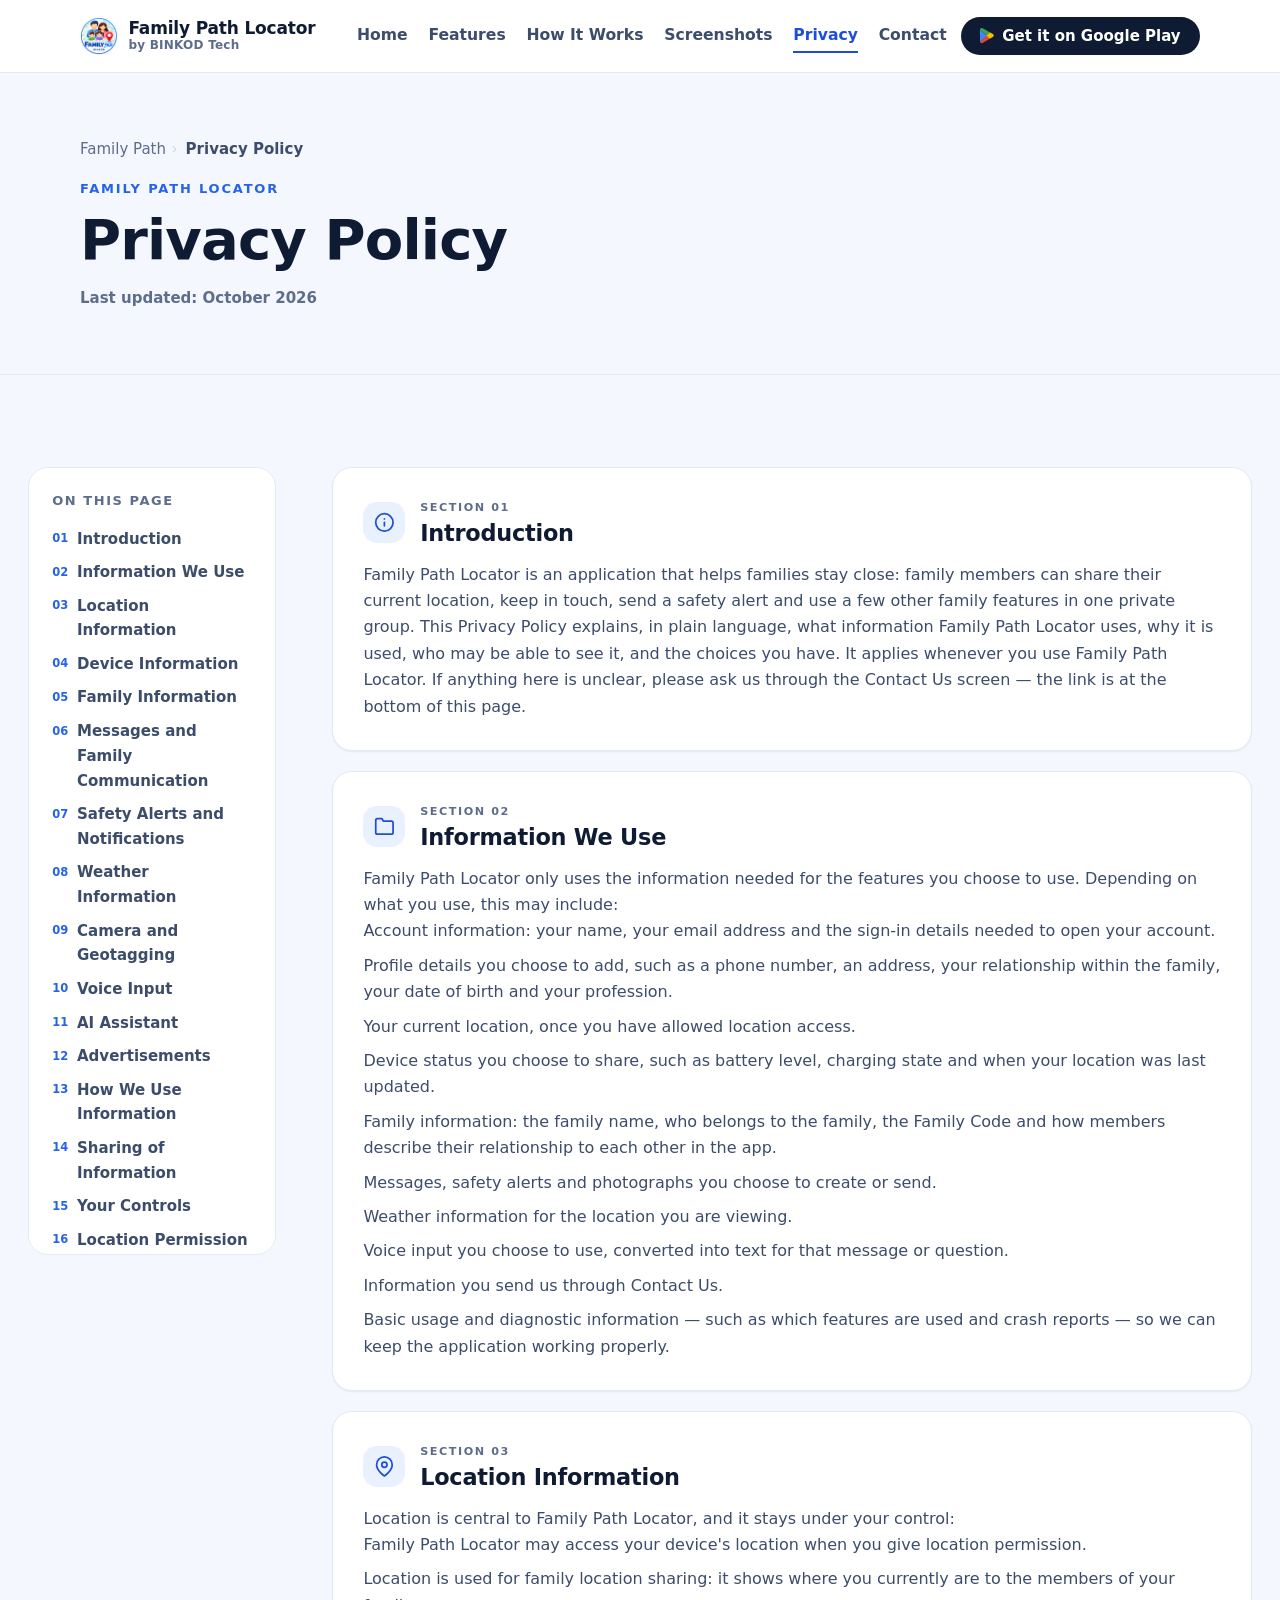
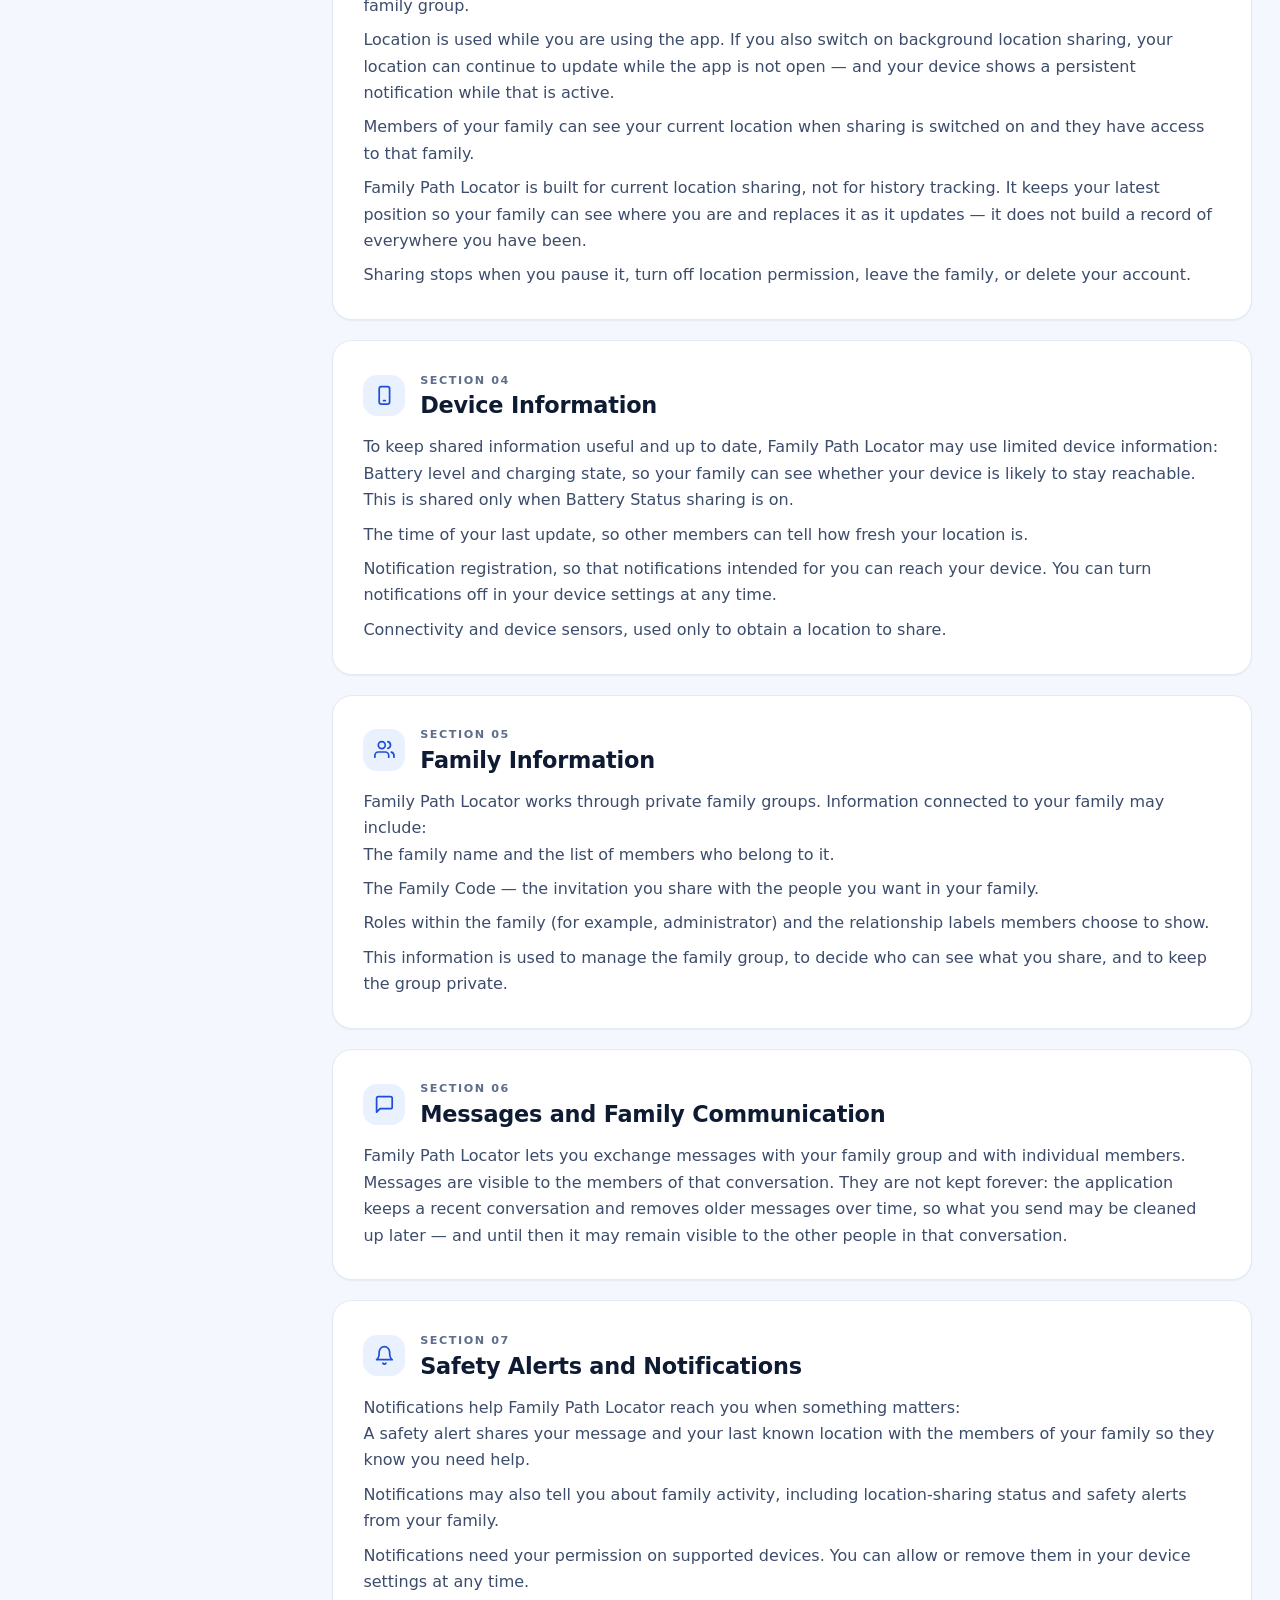
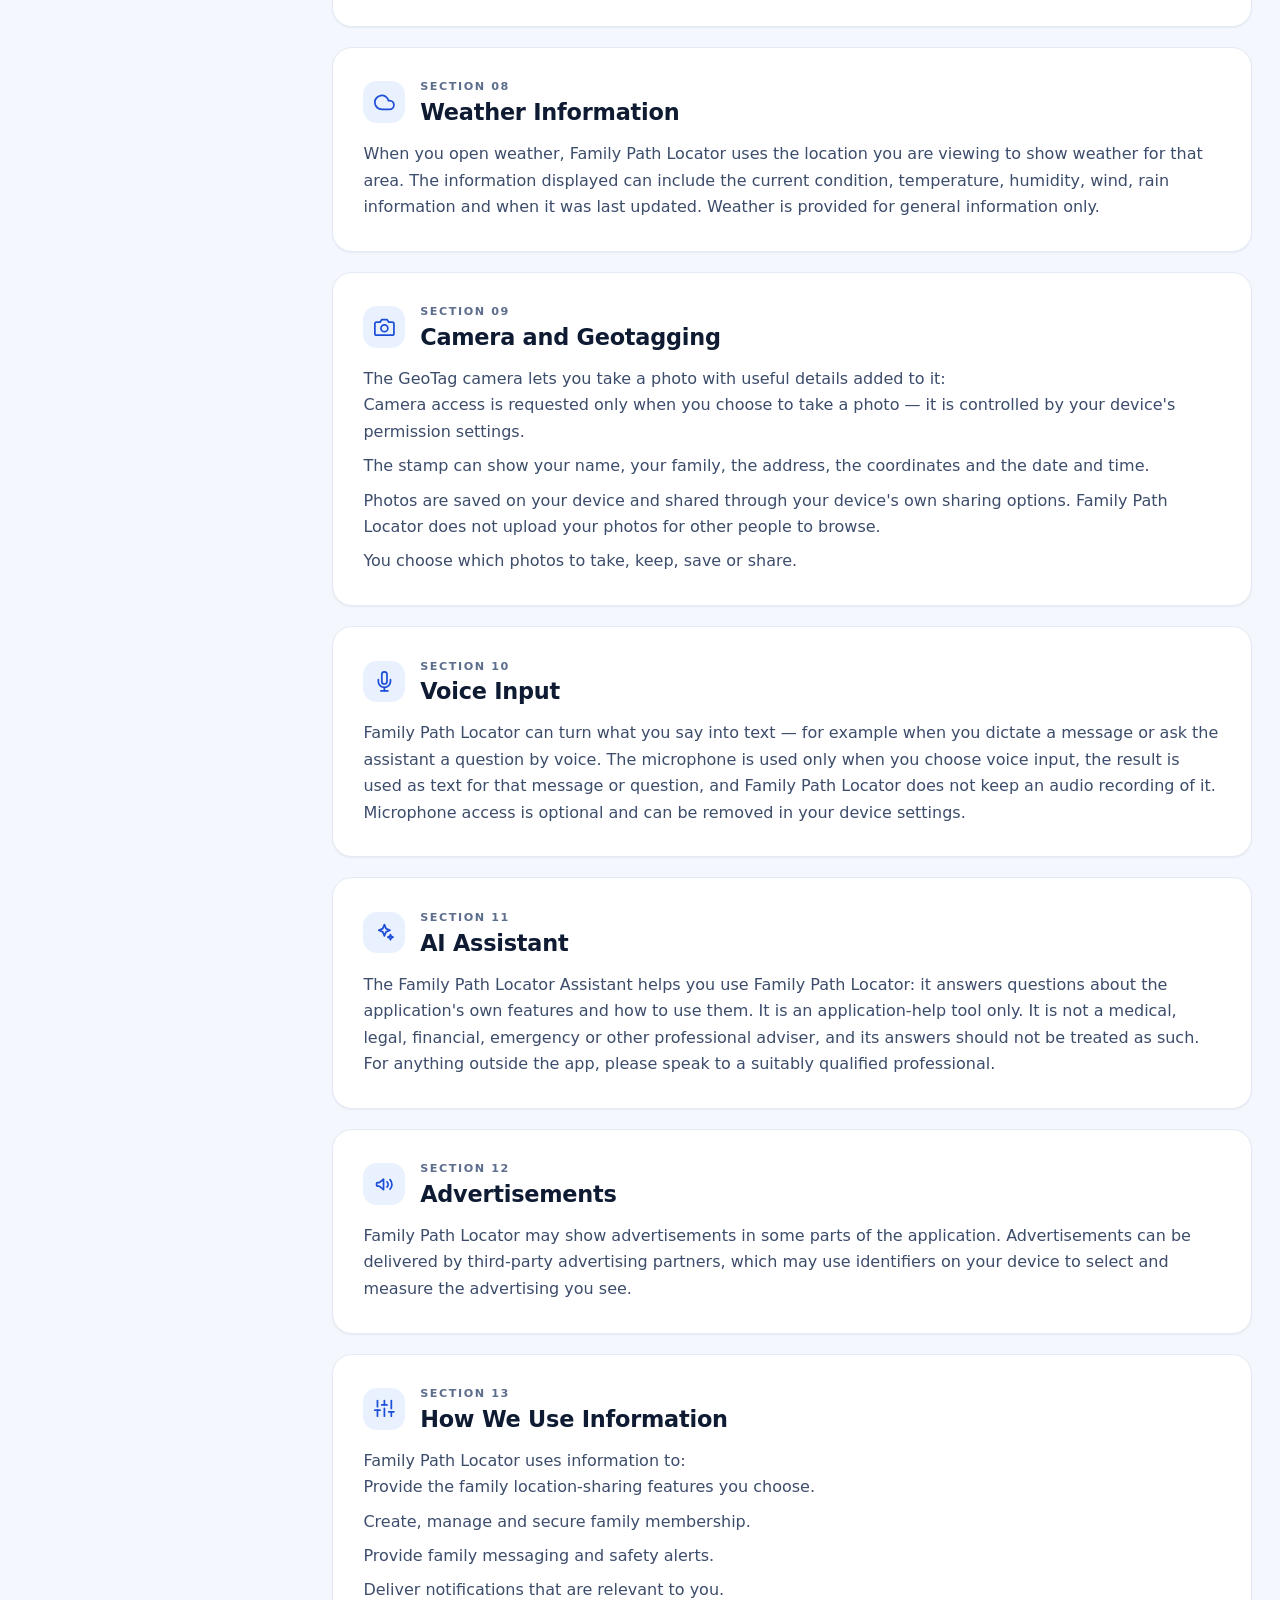
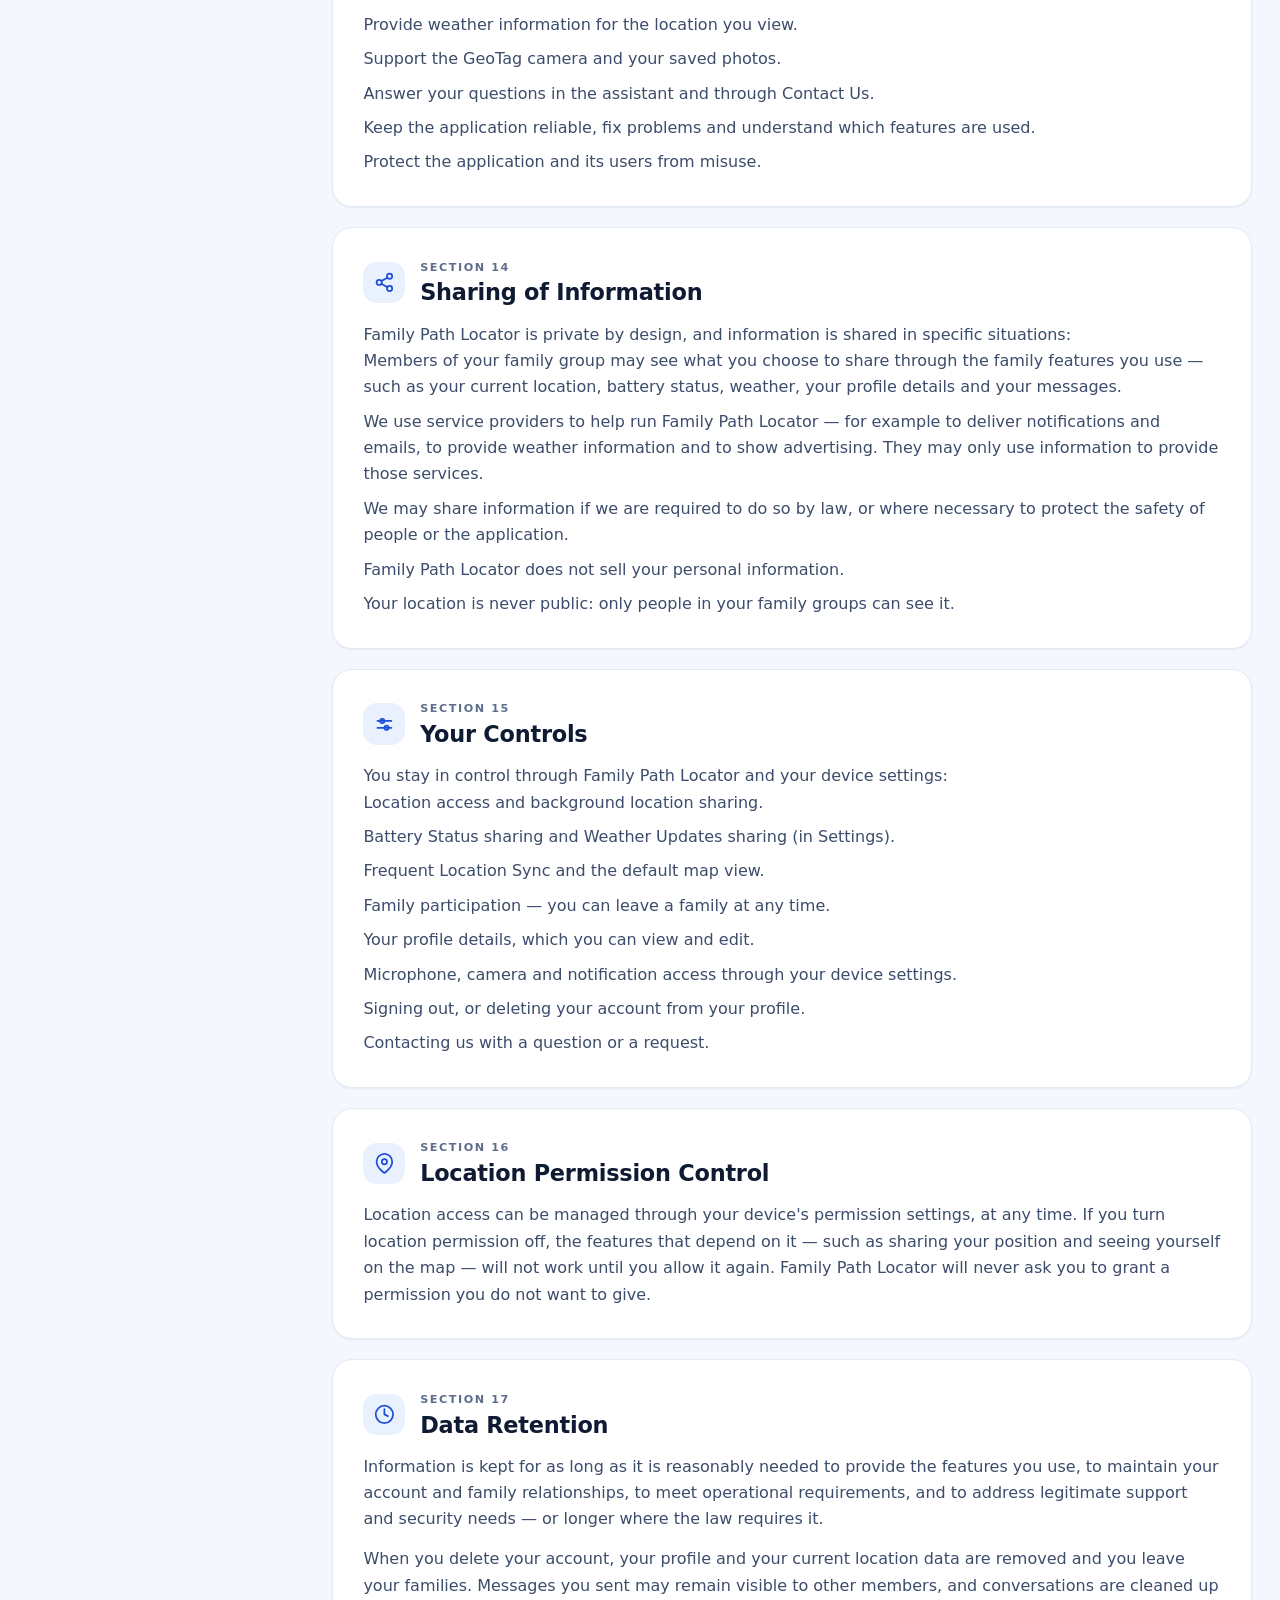
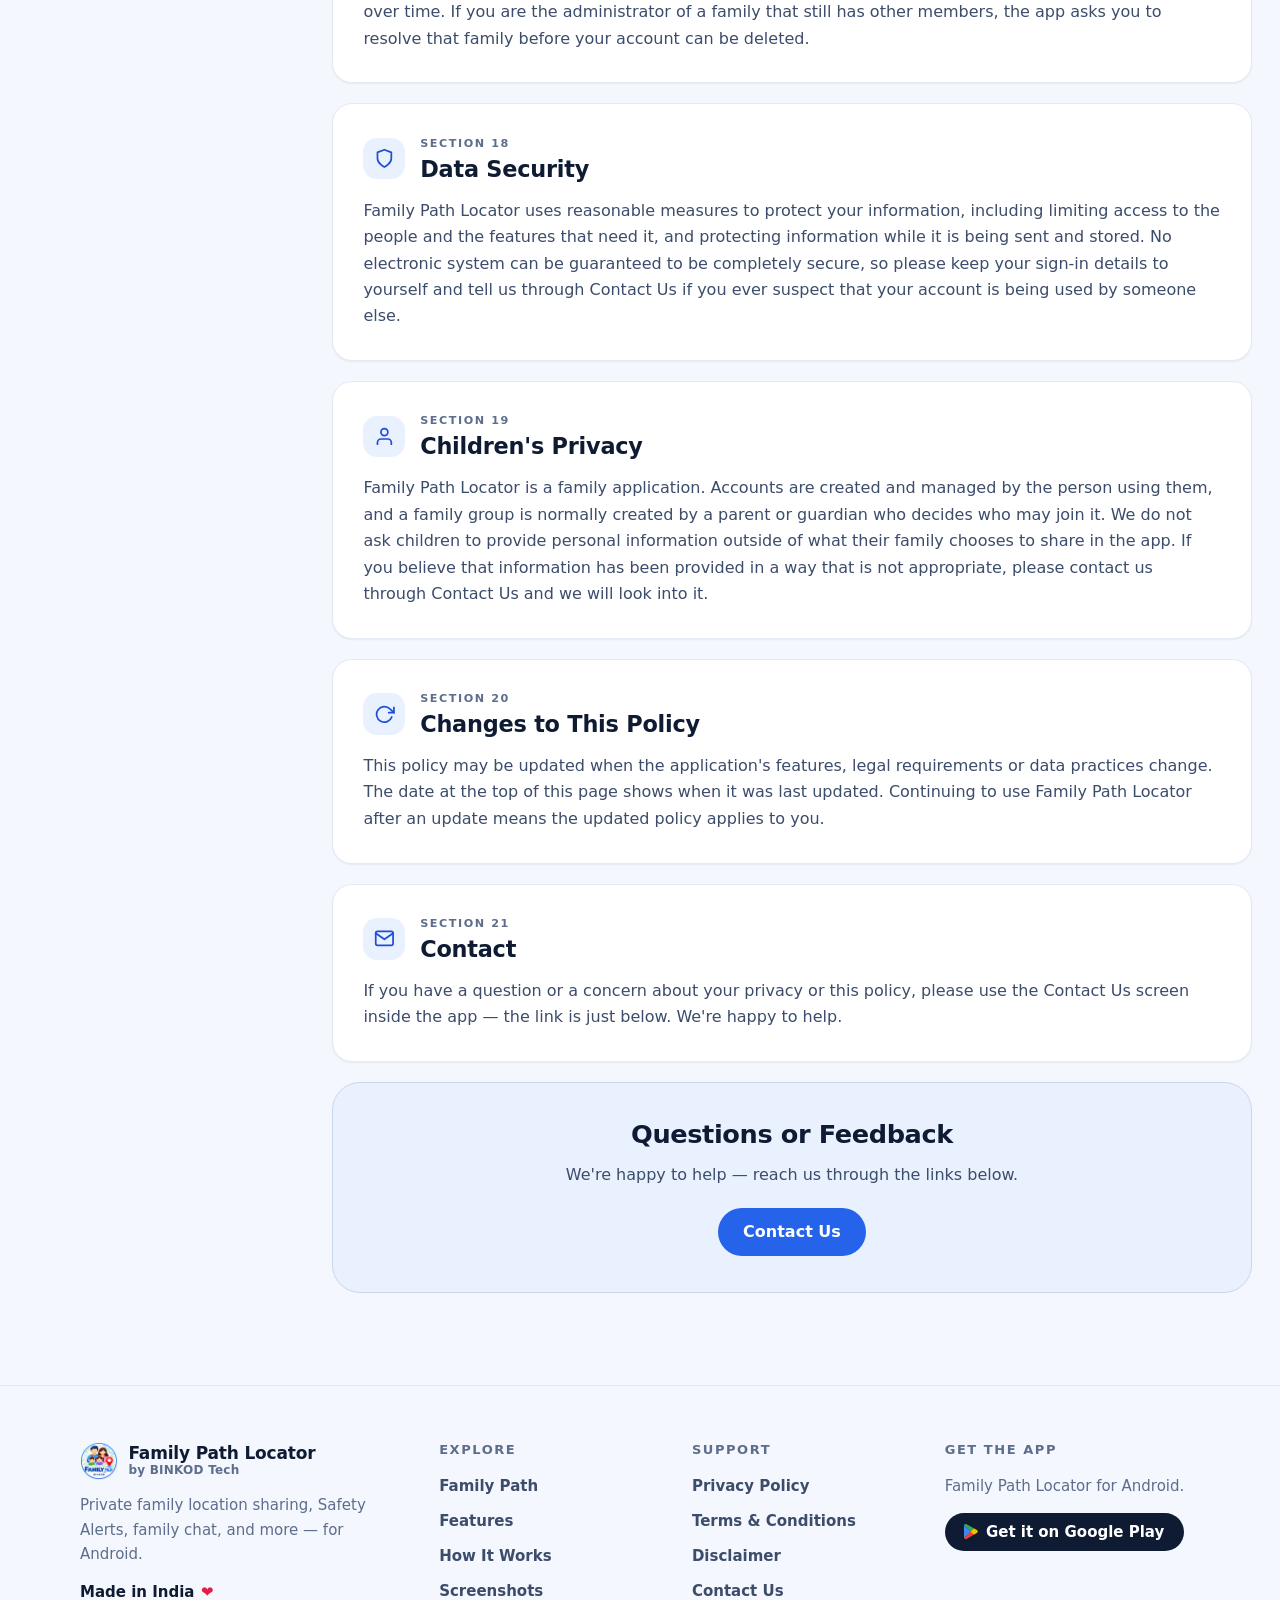
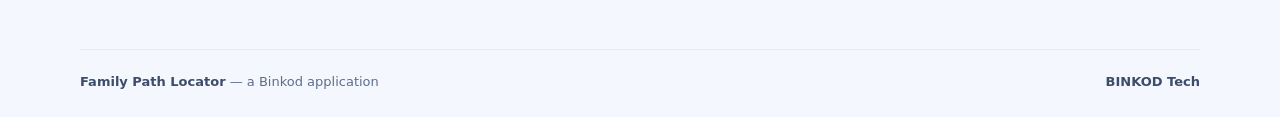
<file: family-path-locator/privacy-policy/index.html>
<!DOCTYPE html>
<html lang="en">
<head>
  <meta charset="UTF-8">
  <meta name="viewport" content="width=device-width, initial-scale=1.0">
  <title>Family Path Locator Privacy Policy | Binkod</title>
  <meta name="description" content="This Privacy Policy explains, in plain language, how Family Path Locator uses information, why it is used, who may be able to see it, and the choices and controls you have.">
  <meta name="theme-color" content="#2563eb">
  <!-- TODO: Add canonical URL and og:url once the production domain is confirmed. -->
  <meta property="og:type" content="website">
  <meta property="og:site_name" content="BINKOD Tech">
  <meta property="og:title" content="Family Path Locator Privacy Policy | Binkod">
  <meta property="og:description" content="This Privacy Policy explains, in plain language, how Family Path Locator uses information, why it is used, who may be able to see it, and the choices and controls you have.">
  <!-- TODO: Add og:image once the production domain is confirmed. -->
  <link rel="icon" type="image/png" sizes="96x96" href="/public/favicon/fav-96.png">
  <link rel="apple-touch-icon" href="/public/favicon/apple-touch-icon.png">
  <link rel="stylesheet" href="/css/global.css">
  <link rel="stylesheet" href="/css/family-path.css">
  <script src="/js/global.js" defer></script>
</head>
<body>
  <a class="skip-link" href="#main-content">Skip to main content</a>

  <header class="site-header">
    <div class="container header-inner">
      <a class="brand" href="/family-path-locator/">
        <img class="brand__img" src="/public/assets/family-path/icons/familypath.png" alt="" width="38" height="38">
        <span class="brand__text">
          <span class="brand__name">Family Path Locator</span>
          <span class="brand__by">by BINKOD Tech</span>
        </span>
      </a>
      <button class="nav-toggle" type="button" aria-expanded="false" aria-controls="primary-navigation" aria-label="Open menu">
        <span class="nav-toggle__bar" aria-hidden="true"></span>
        <span class="nav-toggle__bar" aria-hidden="true"></span>
        <span class="nav-toggle__bar" aria-hidden="true"></span>
      </button>
      <nav class="site-nav" id="primary-navigation" aria-label="Primary">
        <ul class="site-nav__list">
          <li><a class="site-nav__link" href="/family-path-locator/">Home</a></li>
          <li><a class="site-nav__link" href="/family-path-locator/#features">Features</a></li>
          <li><a class="site-nav__link" href="/family-path-locator/#how-it-works">How It Works</a></li>
          <li><a class="site-nav__link" href="/family-path-locator/#screenshots">Screenshots</a></li>
          <li><a class="site-nav__link" href="/family-path-locator/privacy-policy/" aria-current="page">Privacy</a></li>
          <li><a class="site-nav__link" href="/family-path-locator/contact/">Contact</a></li>
        </ul>
          <a class="btn btn--play btn--sm" href="https://play.google.com/store/apps/details?id=com.binkod.familypath" target="_blank" rel="noopener noreferrer" data-play-link>
            <svg class="btn__play-icon" viewBox="0 0 92 101" aria-hidden="true" focusable="false"><path fill="#EA4335" d="M42.7141006,48.2030918 L0.378682653,92.5574864 C1.34201801,95.9718278 3.8294422,98.7491902 7.11735265,100.081627 C10.4052631,101.414063 14.1244454,101.151948 17.1929731,99.3715328 L64.8282049,72.2415332 L42.7141006,48.2030918 Z"/><path fill="#FBBC04" d="M85.5227162,40.6634756 L64.9228444,28.8650805 L41.7361587,49.2125801 L65.0174839,72.1784402 L85.4596231,60.5062311 C89.1508724,58.5735708 91.4640104,54.7514463 91.4640104,50.5848534 C91.4640104,46.4182604 89.1508724,42.5961359 85.4596231,40.6634756 L85.5227162,40.6634756 Z"/><path fill="#4285F4" d="M0.378682653,8.39139474 C0.122773783,9.33743897 -0.00455672329,10.3136395 3.58642309e-13,11.2936738 L3.58642309e-13,89.6552074 C0.00268414143,90.6347753 0.129891998,91.6100356 0.378682653,92.5574864 L44.1652401,49.3387662 L0.378682653,8.39139474 Z"/><path fill="#34A853" d="M43.0295657,50.4744406 L64.9228444,28.8650805 L17.3507056,1.60889485 C15.5610268,0.560731677 13.5255296,0.005596085 11.4515081,0 C6.30402332,-0.0101779895 1.77867801,3.40639326 0.378682653,8.35984823 L43.0295657,50.4744406 Z"/></svg>
            Get it on Google Play
          </a>
      </nav>
    </div>
  </header>

  <main id="main-content">
    <section class="page-hero">
      <div class="container">
        <nav class="breadcrumb" aria-label="Breadcrumb">
          <ol>
            <li><a href="/family-path-locator/">Family Path</a></li>
            <li><span aria-current="page">Privacy Policy</span></li>
          </ol>
        </nav>
        <span class="eyebrow">Family Path Locator</span>
        <h1>Privacy Policy</h1>
        <p class="legal-updated">Last updated: October 2026</p>
      </div>
    </section>

    <section class="section section--soft" aria-label="Privacy policy content">
      <div class="container container--wide legal-body">
        <aside class="toc" aria-labelledby="toc-title">
          <p class="toc__title" id="toc-title">On this page</p>
          <ol>
            <li><a href="#introduction">Introduction</a></li>
            <li><a href="#information-we-use">Information We Use</a></li>
            <li><a href="#location-information">Location Information</a></li>
            <li><a href="#device-information">Device Information</a></li>
            <li><a href="#family-information">Family Information</a></li>
            <li><a href="#messages">Messages and Family Communication</a></li>
            <li><a href="#safety-alerts">Safety Alerts and Notifications</a></li>
            <li><a href="#weather">Weather Information</a></li>
            <li><a href="#camera-geotagging">Camera and Geotagging</a></li>
            <li><a href="#voice-input">Voice Input</a></li>
            <li><a href="#ai-assistant">AI Assistant</a></li>
            <li><a href="#advertisements">Advertisements</a></li>
            <li><a href="#how-we-use">How We Use Information</a></li>
            <li><a href="#sharing">Sharing of Information</a></li>
            <li><a href="#your-controls">Your Controls</a></li>
            <li><a href="#location-permission">Location Permission Control</a></li>
            <li><a href="#data-retention">Data Retention</a></li>
            <li><a href="#data-security">Data Security</a></li>
            <li><a href="#childrens-privacy">Children's Privacy</a></li>
            <li><a href="#changes">Changes to This Policy</a></li>
            <li><a href="#contact">Contact</a></li>
          </ol>
        </aside>

        <div class="legal-content">
          <div class="legal-cards">

            <section id="introduction" class="legal-card">
              <div class="legal-card__head">
                <span class="legal-card__icon" aria-hidden="true">
                  <svg class="icon" viewBox="0 0 24 24" fill="none" stroke="currentColor" stroke-width="2" stroke-linecap="round" stroke-linejoin="round" focusable="false"><circle cx="12" cy="12" r="10"/><line x1="12" y1="16" x2="12" y2="12"/><line x1="12" y1="8" x2="12.01" y2="8"/></svg>
                </span>
                <div>
                  <span class="legal-card__num" aria-hidden="true"></span>
                  <h2>Introduction</h2>
                </div>
              </div>
              <div class="legal-card__body">
                <p>
                  Family Path Locator is an application that helps families stay
                  close: family members can share their current location, keep in
                  touch, send a safety alert and use a few other family features in
                  one private group. This Privacy Policy explains, in plain
                  language, what information Family Path Locator uses, why it is
                  used, who may be able to see it, and the choices you have. It
                  applies whenever you use Family Path Locator. If anything here is
                  unclear, please ask us through the Contact Us screen — the link is
                  at the bottom of this page.
                </p>
              </div>
            </section>

            <section id="information-we-use" class="legal-card">
              <div class="legal-card__head">
                <span class="legal-card__icon" aria-hidden="true">
                  <svg class="icon" viewBox="0 0 24 24" fill="none" stroke="currentColor" stroke-width="2" stroke-linecap="round" stroke-linejoin="round" focusable="false"><path d="M22 19a2 2 0 0 1-2 2H4a2 2 0 0 1-2-2V5a2 2 0 0 1 2-2h5l2 3h9a2 2 0 0 1 2 2z"/></svg>
                </span>
                <div>
                  <span class="legal-card__num" aria-hidden="true"></span>
                  <h2>Information We Use</h2>
                </div>
              </div>
              <div class="legal-card__body">
                <p>
                  Family Path Locator only uses the information needed for the
                  features you choose to use. Depending on what you use, this may
                  include:
                </p>
                <ul class="legal-list">
                  <li>Account information: your name, your email address and the sign-in details needed to open your account.</li>
                  <li>Profile details you choose to add, such as a phone number, an address, your relationship within the family, your date of birth and your profession.</li>
                  <li>Your current location, once you have allowed location access.</li>
                  <li>Device status you choose to share, such as battery level, charging state and when your location was last updated.</li>
                  <li>Family information: the family name, who belongs to the family, the Family Code and how members describe their relationship to each other in the app.</li>
                  <li>Messages, safety alerts and photographs you choose to create or send.</li>
                  <li>Weather information for the location you are viewing.</li>
                  <li>Voice input you choose to use, converted into text for that message or question.</li>
                  <li>Information you send us through Contact Us.</li>
                  <li>Basic usage and diagnostic information — such as which features are used and crash reports — so we can keep the application working properly.</li>
                </ul>
              </div>
            </section>

            <section id="location-information" class="legal-card">
              <div class="legal-card__head">
                <span class="legal-card__icon" aria-hidden="true">
                  <svg class="icon" viewBox="0 0 24 24" fill="none" stroke="currentColor" stroke-width="2" stroke-linecap="round" stroke-linejoin="round" focusable="false"><path d="M21 10c0 7-9 13-9 13s-9-6-9-13a9 9 0 0 1 18 0z"/><circle cx="12" cy="10" r="3"/></svg>
                </span>
                <div>
                  <span class="legal-card__num" aria-hidden="true"></span>
                  <h2>Location Information</h2>
                </div>
              </div>
              <div class="legal-card__body">
                <p>Location is central to Family Path Locator, and it stays under your control:</p>
                <ul class="legal-list">
                  <li>Family Path Locator may access your device's location when you give location permission.</li>
                  <li>Location is used for family location sharing: it shows where you currently are to the members of your family group.</li>
                  <li>Location is used while you are using the app. If you also switch on background location sharing, your location can continue to update while the app is not open — and your device shows a persistent notification while that is active.</li>
                  <li>Members of your family can see your current location when sharing is switched on and they have access to that family.</li>
                  <li>Family Path Locator is built for current location sharing, not for history tracking. It keeps your latest position so your family can see where you are and replaces it as it updates — it does not build a record of everywhere you have been.</li>
                  <li>Sharing stops when you pause it, turn off location permission, leave the family, or delete your account.</li>
                </ul>
              </div>
            </section>

            <section id="device-information" class="legal-card">
              <div class="legal-card__head">
                <span class="legal-card__icon" aria-hidden="true">
                  <svg class="icon" viewBox="0 0 24 24" fill="none" stroke="currentColor" stroke-width="2" stroke-linecap="round" stroke-linejoin="round" focusable="false"><rect x="6" y="2" width="12" height="20" rx="2.5"/><line x1="11" y1="18" x2="13" y2="18"/></svg>
                </span>
                <div>
                  <span class="legal-card__num" aria-hidden="true"></span>
                  <h2>Device Information</h2>
                </div>
              </div>
              <div class="legal-card__body">
                <p>To keep shared information useful and up to date, Family Path Locator may use limited device information:</p>
                <ul class="legal-list">
                  <li>Battery level and charging state, so your family can see whether your device is likely to stay reachable. This is shared only when Battery Status sharing is on.</li>
                  <li>The time of your last update, so other members can tell how fresh your location is.</li>
                  <li>Notification registration, so that notifications intended for you can reach your device. You can turn notifications off in your device settings at any time.</li>
                  <li>Connectivity and device sensors, used only to obtain a location to share.</li>
                </ul>
              </div>
            </section>

            <section id="family-information" class="legal-card">
              <div class="legal-card__head">
                <span class="legal-card__icon" aria-hidden="true">
                  <svg class="icon" viewBox="0 0 24 24" fill="none" stroke="currentColor" stroke-width="2" stroke-linecap="round" stroke-linejoin="round" focusable="false"><path d="M17 21v-2a4 4 0 0 0-4-4H5a4 4 0 0 0-4 4v2"/><circle cx="9" cy="7" r="4"/><path d="M23 21v-2a4 4 0 0 0-3-3.87"/><path d="M16 3.13a4 4 0 0 1 0 7.75"/></svg>
                </span>
                <div>
                  <span class="legal-card__num" aria-hidden="true"></span>
                  <h2>Family Information</h2>
                </div>
              </div>
              <div class="legal-card__body">
                <p>Family Path Locator works through private family groups. Information connected to your family may include:</p>
                <ul class="legal-list">
                  <li>The family name and the list of members who belong to it.</li>
                  <li>The Family Code — the invitation you share with the people you want in your family.</li>
                  <li>Roles within the family (for example, administrator) and the relationship labels members choose to show.</li>
                  <li>This information is used to manage the family group, to decide who can see what you share, and to keep the group private.</li>
                </ul>
              </div>
            </section>

            <section id="messages" class="legal-card">
              <div class="legal-card__head">
                <span class="legal-card__icon" aria-hidden="true">
                  <svg class="icon" viewBox="0 0 24 24" fill="none" stroke="currentColor" stroke-width="2" stroke-linecap="round" stroke-linejoin="round" focusable="false"><path d="M21 15a2 2 0 0 1-2 2H7l-4 4V5a2 2 0 0 1 2-2h14a2 2 0 0 1 2 2z"/></svg>
                </span>
                <div>
                  <span class="legal-card__num" aria-hidden="true"></span>
                  <h2>Messages and Family Communication</h2>
                </div>
              </div>
              <div class="legal-card__body">
                <p>
                  Family Path Locator lets you exchange messages with your family
                  group and with individual members. Messages are visible to the
                  members of that conversation. They are not kept forever: the
                  application keeps a recent conversation and removes older messages
                  over time, so what you send may be cleaned up later — and until
                  then it may remain visible to the other people in that
                  conversation.
                </p>
              </div>
            </section>

            <section id="safety-alerts" class="legal-card">
              <div class="legal-card__head">
                <span class="legal-card__icon" aria-hidden="true">
                  <svg class="icon" viewBox="0 0 24 24" fill="none" stroke="currentColor" stroke-width="2" stroke-linecap="round" stroke-linejoin="round" focusable="false"><path d="M18 8A6 6 0 0 0 6 8c0 7-3 9-3 9h18s-3-2-3-9"/><path d="M13.73 21a2 2 0 0 1-3.46 0"/></svg>
                </span>
                <div>
                  <span class="legal-card__num" aria-hidden="true"></span>
                  <h2>Safety Alerts and Notifications</h2>
                </div>
              </div>
              <div class="legal-card__body">
                <p>Notifications help Family Path Locator reach you when something matters:</p>
                <ul class="legal-list">
                  <li>A safety alert shares your message and your last known location with the members of your family so they know you need help.</li>
                  <li>Notifications may also tell you about family activity, including location-sharing status and safety alerts from your family.</li>
                  <li>Notifications need your permission on supported devices. You can allow or remove them in your device settings at any time.</li>
                </ul>
              </div>
            </section>

            <section id="weather" class="legal-card">
              <div class="legal-card__head">
                <span class="legal-card__icon" aria-hidden="true">
                  <svg class="icon" viewBox="0 0 24 24" fill="none" stroke="currentColor" stroke-width="2" stroke-linecap="round" stroke-linejoin="round" focusable="false"><path d="M18 10h-1.26A8 8 0 1 0 9 20h9a5 5 0 0 0 0-10z"/></svg>
                </span>
                <div>
                  <span class="legal-card__num" aria-hidden="true"></span>
                  <h2>Weather Information</h2>
                </div>
              </div>
              <div class="legal-card__body">
                <p>
                  When you open weather, Family Path Locator uses the location you
                  are viewing to show weather for that area. The information
                  displayed can include the current condition, temperature,
                  humidity, wind, rain information and when it was last updated.
                  Weather is provided for general information only.
                </p>
              </div>
            </section>

            <section id="camera-geotagging" class="legal-card">
              <div class="legal-card__head">
                <span class="legal-card__icon" aria-hidden="true">
                  <svg class="icon" viewBox="0 0 24 24" fill="none" stroke="currentColor" stroke-width="2" stroke-linecap="round" stroke-linejoin="round" focusable="false"><path d="M23 19a2 2 0 0 1-2 2H3a2 2 0 0 1-2-2V8a2 2 0 0 1 2-2h4l2-3h6l2 3h4a2 2 0 0 1 2 2z"/><circle cx="12" cy="13" r="4"/></svg>
                </span>
                <div>
                  <span class="legal-card__num" aria-hidden="true"></span>
                  <h2>Camera and Geotagging</h2>
                </div>
              </div>
              <div class="legal-card__body">
                <p>The GeoTag camera lets you take a photo with useful details added to it:</p>
                <ul class="legal-list">
                  <li>Camera access is requested only when you choose to take a photo — it is controlled by your device's permission settings.</li>
                  <li>The stamp can show your name, your family, the address, the coordinates and the date and time.</li>
                  <li>Photos are saved on your device and shared through your device's own sharing options. Family Path Locator does not upload your photos for other people to browse.</li>
                  <li>You choose which photos to take, keep, save or share.</li>
                </ul>
              </div>
            </section>

            <section id="voice-input" class="legal-card">
              <div class="legal-card__head">
                <span class="legal-card__icon" aria-hidden="true">
                  <svg class="icon" viewBox="0 0 24 24" fill="none" stroke="currentColor" stroke-width="2" stroke-linecap="round" stroke-linejoin="round" focusable="false"><path d="M12 1a3 3 0 0 0-3 3v8a3 3 0 0 0 6 0V4a3 3 0 0 0-3-3z"/><path d="M19 10v2a7 7 0 0 1-14 0v-2"/><line x1="12" y1="19" x2="12" y2="23"/><line x1="8" y1="23" x2="16" y2="23"/></svg>
                </span>
                <div>
                  <span class="legal-card__num" aria-hidden="true"></span>
                  <h2>Voice Input</h2>
                </div>
              </div>
              <div class="legal-card__body">
                <p>
                  Family Path Locator can turn what you say into text — for example
                  when you dictate a message or ask the assistant a question by
                  voice. The microphone is used only when you choose voice input,
                  the result is used as text for that message or question, and
                  Family Path Locator does not keep an audio recording of it.
                  Microphone access is optional and can be removed in your device
                  settings.
                </p>
              </div>
            </section>

            <section id="ai-assistant" class="legal-card">
              <div class="legal-card__head">
                <span class="legal-card__icon" aria-hidden="true">
                  <svg class="icon" viewBox="0 0 24 24" fill="none" stroke="currentColor" stroke-width="2" stroke-linecap="round" stroke-linejoin="round" focusable="false"><path d="M12 3l1.9 4.6L18.5 9.5l-4.6 1.9L12 16l-1.9-4.6L5.5 9.5l4.6-1.9z"/><path d="M19 14.5l.9 2.1 2.1.9-2.1.9-.9 2.1-.9-2.1-2.1-.9 2.1-.9z"/></svg>
                </span>
                <div>
                  <span class="legal-card__num" aria-hidden="true"></span>
                  <h2>AI Assistant</h2>
                </div>
              </div>
              <div class="legal-card__body">
                <p>
                  The Family Path Locator Assistant helps you use Family Path
                  Locator: it answers questions about the application's own
                  features and how to use them. It is an application-help tool
                  only. It is not a medical, legal, financial, emergency or other
                  professional adviser, and its answers should not be treated as
                  such. For anything outside the app, please speak to a suitably
                  qualified professional.
                </p>
              </div>
            </section>

            <section id="advertisements" class="legal-card">
              <div class="legal-card__head">
                <span class="legal-card__icon" aria-hidden="true">
                  <svg class="icon" viewBox="0 0 24 24" fill="none" stroke="currentColor" stroke-width="2" stroke-linecap="round" stroke-linejoin="round" focusable="false"><path d="M3 11v2a1 1 0 0 0 1 1h2l5 4V6L6 10H4a1 1 0 0 0-1 1z"/><path d="M15 9a4 4 0 0 1 0 6"/><path d="M18.5 6.5a8 8 0 0 1 0 11"/></svg>
                </span>
                <div>
                  <span class="legal-card__num" aria-hidden="true"></span>
                  <h2>Advertisements</h2>
                </div>
              </div>
              <div class="legal-card__body">
                <p>
                  Family Path Locator may show advertisements in some parts of the
                  application. Advertisements can be delivered by third-party
                  advertising partners, which may use identifiers on your device to
                  select and measure the advertising you see.
                </p>
              </div>
            </section>

            <section id="how-we-use" class="legal-card">
              <div class="legal-card__head">
                <span class="legal-card__icon" aria-hidden="true">
                  <svg class="icon" viewBox="0 0 24 24" fill="none" stroke="currentColor" stroke-width="2" stroke-linecap="round" stroke-linejoin="round" focusable="false"><line x1="4" y1="21" x2="4" y2="14"/><line x1="4" y1="10" x2="4" y2="3"/><line x1="12" y1="21" x2="12" y2="12"/><line x1="12" y1="8" x2="12" y2="3"/><line x1="20" y1="21" x2="20" y2="16"/><line x1="20" y1="12" x2="20" y2="3"/><line x1="1" y1="14" x2="7" y2="14"/><line x1="9" y1="8" x2="15" y2="8"/><line x1="17" y1="16" x2="23" y2="16"/></svg>
                </span>
                <div>
                  <span class="legal-card__num" aria-hidden="true"></span>
                  <h2>How We Use Information</h2>
                </div>
              </div>
              <div class="legal-card__body">
                <p>Family Path Locator uses information to:</p>
                <ul class="legal-list">
                  <li>Provide the family location-sharing features you choose.</li>
                  <li>Create, manage and secure family membership.</li>
                  <li>Provide family messaging and safety alerts.</li>
                  <li>Deliver notifications that are relevant to you.</li>
                  <li>Provide weather information for the location you view.</li>
                  <li>Support the GeoTag camera and your saved photos.</li>
                  <li>Answer your questions in the assistant and through Contact Us.</li>
                  <li>Keep the application reliable, fix problems and understand which features are used.</li>
                  <li>Protect the application and its users from misuse.</li>
                </ul>
              </div>
            </section>

            <section id="sharing" class="legal-card">
              <div class="legal-card__head">
                <span class="legal-card__icon" aria-hidden="true">
                  <svg class="icon" viewBox="0 0 24 24" fill="none" stroke="currentColor" stroke-width="2" stroke-linecap="round" stroke-linejoin="round" focusable="false"><circle cx="18" cy="5" r="3"/><circle cx="6" cy="12" r="3"/><circle cx="18" cy="19" r="3"/><line x1="8.59" y1="13.51" x2="15.42" y2="17.49"/><line x1="15.41" y1="6.51" x2="8.59" y2="10.49"/></svg>
                </span>
                <div>
                  <span class="legal-card__num" aria-hidden="true"></span>
                  <h2>Sharing of Information</h2>
                </div>
              </div>
              <div class="legal-card__body">
                <p>Family Path Locator is private by design, and information is shared in specific situations:</p>
                <ul class="legal-list">
                  <li>Members of your family group may see what you choose to share through the family features you use — such as your current location, battery status, weather, your profile details and your messages.</li>
                  <li>We use service providers to help run Family Path Locator — for example to deliver notifications and emails, to provide weather information and to show advertising. They may only use information to provide those services.</li>
                  <li>We may share information if we are required to do so by law, or where necessary to protect the safety of people or the application.</li>
                  <li>Family Path Locator does not sell your personal information.</li>
                  <li>Your location is never public: only people in your family groups can see it.</li>
                </ul>
              </div>
            </section>

            <section id="your-controls" class="legal-card">
              <div class="legal-card__head">
                <span class="legal-card__icon" aria-hidden="true">
                  <svg class="icon" viewBox="0 0 24 24" fill="none" stroke="currentColor" stroke-width="2" stroke-linecap="round" stroke-linejoin="round" focusable="false"><line x1="4" y1="8" x2="20" y2="8"/><circle cx="9.5" cy="8" r="2.5"/><line x1="4" y1="16" x2="20" y2="16"/><circle cx="14.5" cy="16" r="2.5"/></svg>
                </span>
                <div>
                  <span class="legal-card__num" aria-hidden="true"></span>
                  <h2>Your Controls</h2>
                </div>
              </div>
              <div class="legal-card__body">
                <p>You stay in control through Family Path Locator and your device settings:</p>
                <ul class="legal-list">
                  <li>Location access and background location sharing.</li>
                  <li>Battery Status sharing and Weather Updates sharing (in Settings).</li>
                  <li>Frequent Location Sync and the default map view.</li>
                  <li>Family participation — you can leave a family at any time.</li>
                  <li>Your profile details, which you can view and edit.</li>
                  <li>Microphone, camera and notification access through your device settings.</li>
                  <li>Signing out, or deleting your account from your profile.</li>
                  <li>Contacting us with a question or a request.</li>
                </ul>
              </div>
            </section>

            <section id="location-permission" class="legal-card">
              <div class="legal-card__head">
                <span class="legal-card__icon" aria-hidden="true">
                  <svg class="icon" viewBox="0 0 24 24" fill="none" stroke="currentColor" stroke-width="2" stroke-linecap="round" stroke-linejoin="round" focusable="false"><path d="M21 10c0 7-9 13-9 13s-9-6-9-13a9 9 0 0 1 18 0z"/><circle cx="12" cy="10" r="3"/></svg>
                </span>
                <div>
                  <span class="legal-card__num" aria-hidden="true"></span>
                  <h2>Location Permission Control</h2>
                </div>
              </div>
              <div class="legal-card__body">
                <p>
                  Location access can be managed through your device's permission
                  settings, at any time. If you turn location permission off, the
                  features that depend on it — such as sharing your position and
                  seeing yourself on the map — will not work until you allow it
                  again. Family Path Locator will never ask you to grant a
                  permission you do not want to give.
                </p>
              </div>
            </section>

            <section id="data-retention" class="legal-card">
              <div class="legal-card__head">
                <span class="legal-card__icon" aria-hidden="true">
                  <svg class="icon" viewBox="0 0 24 24" fill="none" stroke="currentColor" stroke-width="2" stroke-linecap="round" stroke-linejoin="round" focusable="false"><circle cx="12" cy="12" r="10"/><polyline points="12 6 12 12 16 14"/></svg>
                </span>
                <div>
                  <span class="legal-card__num" aria-hidden="true"></span>
                  <h2>Data Retention</h2>
                </div>
              </div>
              <div class="legal-card__body">
                <p>
                  Information is kept for as long as it is reasonably needed to
                  provide the features you use, to maintain your account and family
                  relationships, to meet operational requirements, and to address
                  legitimate support and security needs — or longer where the law
                  requires it.
                </p>
                <p>
                  When you delete your account, your profile and your
                  current location data are removed and you leave your families.
                  Messages you sent may remain visible to other members, and
                  conversations are cleaned up over time. If you are the
                  administrator of a family that still has other members, the app
                  asks you to resolve that family before your account can be
                  deleted.
                </p>
              </div>
            </section>

            <section id="data-security" class="legal-card">
              <div class="legal-card__head">
                <span class="legal-card__icon" aria-hidden="true">
                  <svg class="icon" viewBox="0 0 24 24" fill="none" stroke="currentColor" stroke-width="2" stroke-linecap="round" stroke-linejoin="round" focusable="false"><path d="M12 22s8-4 8-10V5l-8-3-8 3v7c0 6 8 10 8 10z"/></svg>
                </span>
                <div>
                  <span class="legal-card__num" aria-hidden="true"></span>
                  <h2>Data Security</h2>
                </div>
              </div>
              <div class="legal-card__body">
                <p>
                  Family Path Locator uses reasonable measures to protect your
                  information, including limiting access to the people and the
                  features that need it, and protecting information while it is
                  being sent and stored. No electronic system can be guaranteed to
                  be completely secure, so please keep your sign-in details to
                  yourself and tell us through Contact Us if you ever suspect that
                  your account is being used by someone else.
                </p>
              </div>
            </section>

            <section id="childrens-privacy" class="legal-card">
              <div class="legal-card__head">
                <span class="legal-card__icon" aria-hidden="true">
                  <svg class="icon" viewBox="0 0 24 24" fill="none" stroke="currentColor" stroke-width="2" stroke-linecap="round" stroke-linejoin="round" focusable="false"><path d="M20 21v-2a4 4 0 0 0-4-4H8a4 4 0 0 0-4 4v2"/><circle cx="12" cy="7" r="4"/></svg>
                </span>
                <div>
                  <span class="legal-card__num" aria-hidden="true"></span>
                  <h2>Children's Privacy</h2>
                </div>
              </div>
              <div class="legal-card__body">
                <p>
                  Family Path Locator is a family application. Accounts are created
                  and managed by the person using them, and a family group is
                  normally created by a parent or guardian who decides who may join
                  it. We do not ask children to provide personal information outside
                  of what their family chooses to share in the app. If you believe
                  that information has been provided in a way that is not
                  appropriate, please contact us through Contact Us and we will look
                  into it.
                </p>
              </div>
            </section>

            <section id="changes" class="legal-card">
              <div class="legal-card__head">
                <span class="legal-card__icon" aria-hidden="true">
                  <svg class="icon" viewBox="0 0 24 24" fill="none" stroke="currentColor" stroke-width="2" stroke-linecap="round" stroke-linejoin="round" focusable="false"><polyline points="23 4 23 10 17 10"/><path d="M20.49 15a9 9 0 1 1-2.12-9.36L23 10"/></svg>
                </span>
                <div>
                  <span class="legal-card__num" aria-hidden="true"></span>
                  <h2>Changes to This Policy</h2>
                </div>
              </div>
              <div class="legal-card__body">
                <p>
                  This policy may be updated when the application's features, legal
                  requirements or data practices change. The date at the top of this
                  page shows when it was last updated. Continuing to use Family Path
                  Locator after an update means the updated policy applies to you.
                </p>
              </div>
            </section>

            <section id="contact" class="legal-card">
              <div class="legal-card__head">
                <span class="legal-card__icon" aria-hidden="true">
                  <svg class="icon" viewBox="0 0 24 24" fill="none" stroke="currentColor" stroke-width="2" stroke-linecap="round" stroke-linejoin="round" focusable="false"><path d="M4 4h16c1.1 0 2 .9 2 2v12c0 1.1-.9 2-2 2H4c-1.1 0-2-.9-2-2V6c0-1.1.9-2 2-2z"/><polyline points="22,6 12,13 2,6"/></svg>
                </span>
                <div>
                  <span class="legal-card__num" aria-hidden="true"></span>
                  <h2>Contact</h2>
                </div>
              </div>
              <div class="legal-card__body">
                <p>
                  If you have a question or a concern about your privacy or this
                  policy, please use the Contact Us screen inside the app — the link
                  is just below. We're happy to help.
                </p>
              </div>
            </section>

          </div>

          <section id="questions" class="questions">
            <h2>Questions or Feedback</h2>
            <p>We're happy to help — reach us through the links below.</p>
            <div class="actions">
              <a class="btn btn--primary" href="/family-path-locator/contact/">Contact Us</a>
            </div>
          </section>
        </div>
      </div>
    </section>
  </main>

  <footer class="site-footer">
    <div class="container">
      <div class="footer-grid">
        <div class="footer-brand">
          <a class="brand" href="/family-path-locator/">
            <img class="brand__img" src="/public/assets/family-path/icons/familypath.png" alt="" width="38" height="38" loading="lazy">
            <span class="brand__text">
              <span class="brand__name">Family Path Locator</span>
              <span class="brand__by">by BINKOD Tech</span>
            </span>
          </a>
          <p class="footer-brand__text">
            Private family location sharing, Safety Alerts, family chat, and
            more — for Android.
          </p>
          <p class="made-in">Made in India <span class="made-in__heart" aria-hidden="true">❤️</span></p>
        </div>
        <div class="footer-col">
          <h2 class="footer__title">Explore</h2>
          <ul class="footer-links">
            <li><a href="/family-path-locator/">Family Path</a></li>
            <li><a href="/family-path-locator/#features">Features</a></li>
            <li><a href="/family-path-locator/#how-it-works">How It Works</a></li>
            <li><a href="/family-path-locator/#screenshots">Screenshots</a></li>
          </ul>
        </div>
        <div class="footer-col">
          <h2 class="footer__title">Support</h2>
          <ul class="footer-links">
            <li><a href="/family-path-locator/privacy-policy/">Privacy Policy</a></li>
            <li><a href="/family-path-locator/terms-and-conditions/">Terms &amp; Conditions</a></li>
            <li><a href="/family-path-locator/disclaimer/">Disclaimer</a></li>
            <li><a href="/family-path-locator/contact/">Contact Us</a></li>
          </ul>
        </div>
        <div class="footer-col footer-cta">
          <h2 class="footer__title">Get the app</h2>
          <p class="footer-cta__text">Family Path Locator for Android.</p>
        <a class="btn btn--play btn--sm" href="https://play.google.com/store/apps/details?id=com.binkod.familypath" target="_blank" rel="noopener noreferrer" data-play-link>
          <svg class="btn__play-icon" viewBox="0 0 92 101" aria-hidden="true" focusable="false"><path fill="#EA4335" d="M42.7141006,48.2030918 L0.378682653,92.5574864 C1.34201801,95.9718278 3.8294422,98.7491902 7.11735265,100.081627 C10.4052631,101.414063 14.1244454,101.151948 17.1929731,99.3715328 L64.8282049,72.2415332 L42.7141006,48.2030918 Z"/><path fill="#FBBC04" d="M85.5227162,40.6634756 L64.9228444,28.8650805 L41.7361587,49.2125801 L65.0174839,72.1784402 L85.4596231,60.5062311 C89.1508724,58.5735708 91.4640104,54.7514463 91.4640104,50.5848534 C91.4640104,46.4182604 89.1508724,42.5961359 85.4596231,40.6634756 L85.5227162,40.6634756 Z"/><path fill="#4285F4" d="M0.378682653,8.39139474 C0.122773783,9.33743897 -0.00455672329,10.3136395 3.58642309e-13,11.2936738 L3.58642309e-13,89.6552074 C0.00268414143,90.6347753 0.129891998,91.6100356 0.378682653,92.5574864 L44.1652401,49.3387662 L0.378682653,8.39139474 Z"/><path fill="#34A853" d="M43.0295657,50.4744406 L64.9228444,28.8650805 L17.3507056,1.60889485 C15.5610268,0.560731677 13.5255296,0.005596085 11.4515081,0 C6.30402332,-0.0101779895 1.77867801,3.40639326 0.378682653,8.35984823 L43.0295657,50.4744406 Z"/></svg>
          Get it on Google Play
        </a>
        </div>
      </div>
      <div class="footer-bottom">
        <span><strong>Family Path Locator</strong> — a Binkod application</span>
        <span><strong>BINKOD Tech</strong></span>
      </div>
    </div>
  </footer>
</body>
</html>
</file>
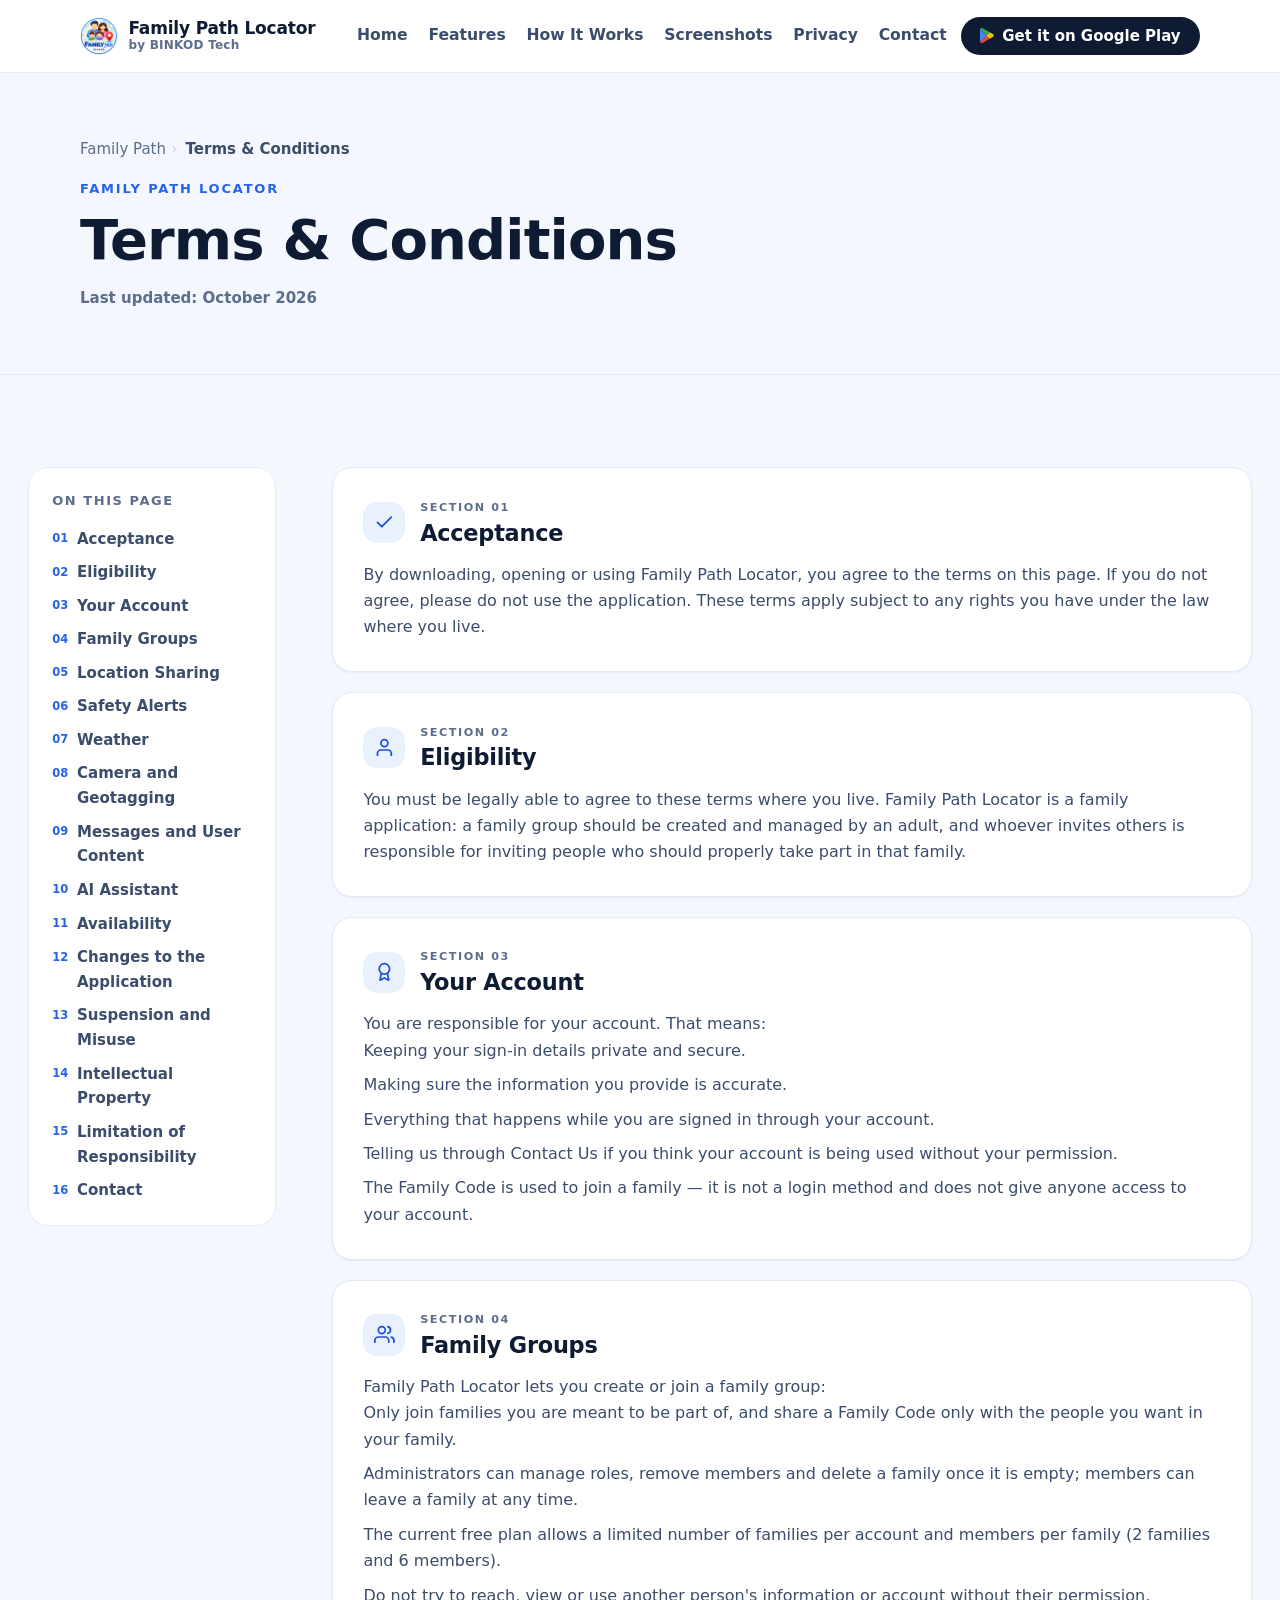
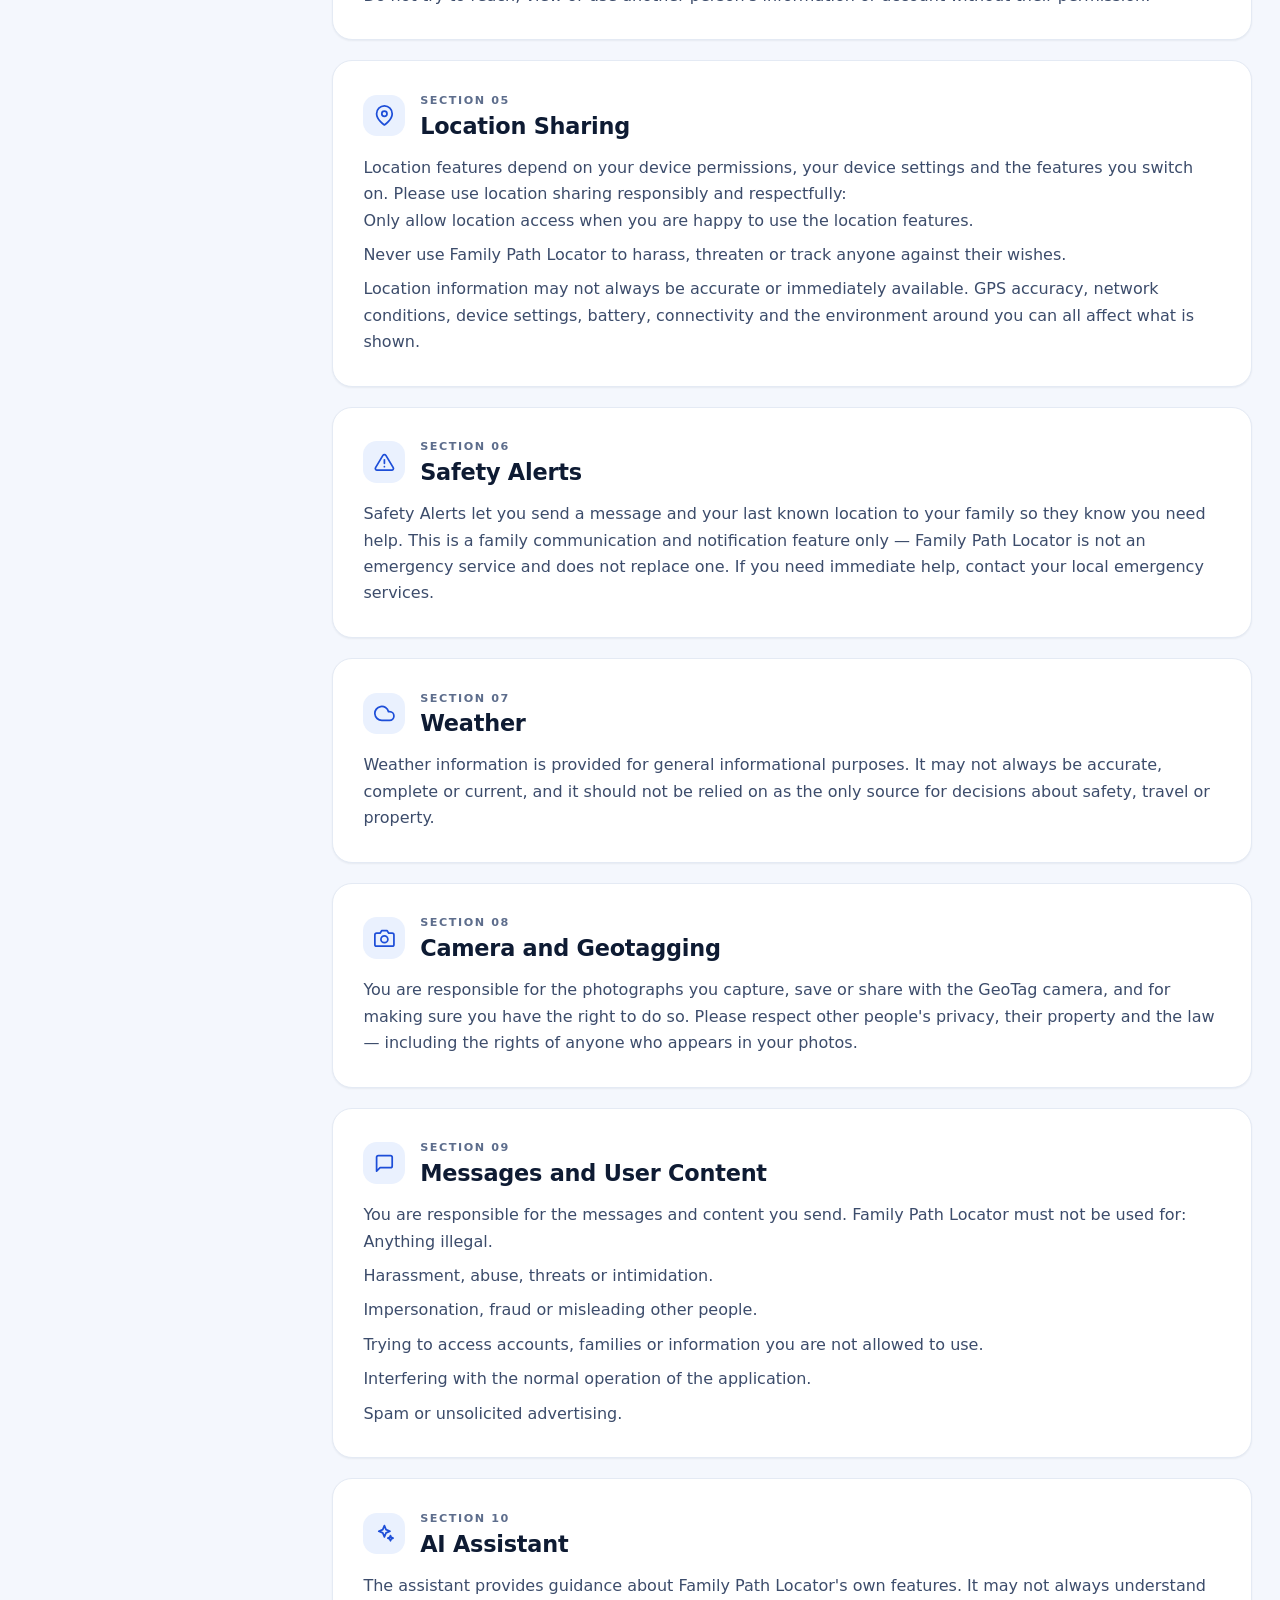
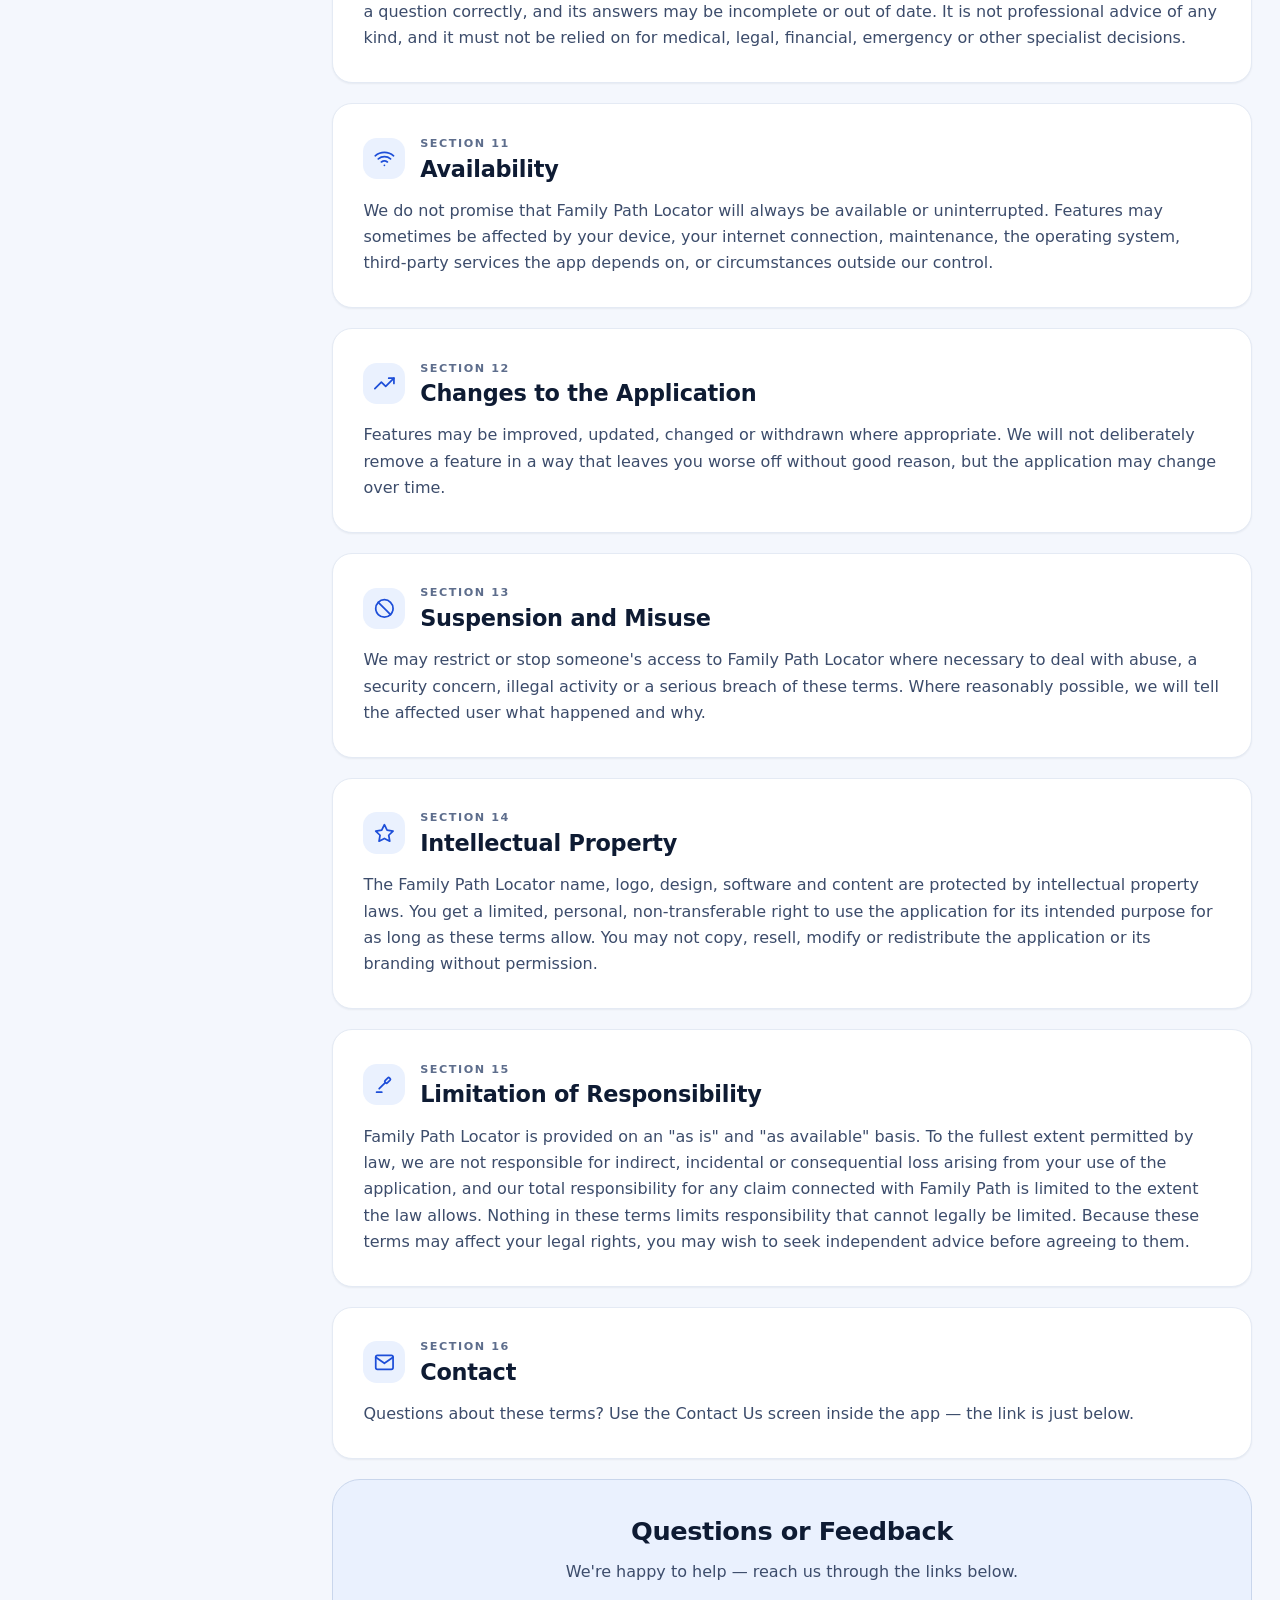
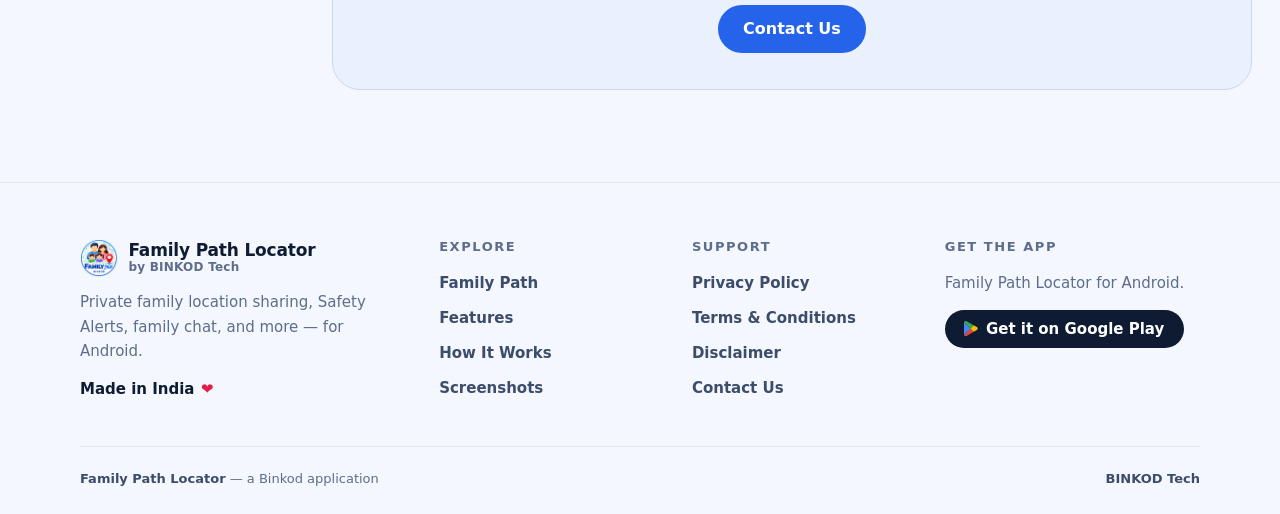
<file: family-path-locator/terms-and-conditions/index.html>
<!DOCTYPE html>
<html lang="en">
<head>
  <meta charset="UTF-8">
  <meta name="viewport" content="width=device-width, initial-scale=1.0">
  <title>Family Path Locator Terms &amp; Conditions | Binkod</title>
  <meta name="description" content="The terms that apply when you download, open or use Family Path Locator — covering your account, family groups, location sharing, Safety Alerts, user content and service availability.">
  <meta name="theme-color" content="#2563eb">
  <!-- TODO: Add canonical URL and og:url once the production domain is confirmed. -->
  <meta property="og:type" content="website">
  <meta property="og:site_name" content="BINKOD Tech">
  <meta property="og:title" content="Family Path Locator Terms &amp; Conditions | Binkod">
  <meta property="og:description" content="The terms that apply when you download, open or use Family Path Locator — covering your account, family groups, location sharing, Safety Alerts, user content and service availability.">
  <!-- TODO: Add og:image once the production domain is confirmed. -->
  <link rel="icon" type="image/png" sizes="96x96" href="/public/favicon/fav-96.png">
  <link rel="apple-touch-icon" href="/public/favicon/apple-touch-icon.png">
  <link rel="stylesheet" href="/css/global.css">
  <link rel="stylesheet" href="/css/family-path.css">
  <script src="/js/global.js" defer></script>
</head>
<body>
  <a class="skip-link" href="#main-content">Skip to main content</a>

  <header class="site-header">
    <div class="container header-inner">
      <a class="brand" href="/family-path-locator/">
        <img class="brand__img" src="/public/assets/family-path/icons/familypath.png" alt="" width="38" height="38">
        <span class="brand__text">
          <span class="brand__name">Family Path Locator</span>
          <span class="brand__by">by BINKOD Tech</span>
        </span>
      </a>
      <button class="nav-toggle" type="button" aria-expanded="false" aria-controls="primary-navigation" aria-label="Open menu">
        <span class="nav-toggle__bar" aria-hidden="true"></span>
        <span class="nav-toggle__bar" aria-hidden="true"></span>
        <span class="nav-toggle__bar" aria-hidden="true"></span>
      </button>
      <nav class="site-nav" id="primary-navigation" aria-label="Primary">
        <ul class="site-nav__list">
          <li><a class="site-nav__link" href="/family-path-locator/">Home</a></li>
          <li><a class="site-nav__link" href="/family-path-locator/#features">Features</a></li>
          <li><a class="site-nav__link" href="/family-path-locator/#how-it-works">How It Works</a></li>
          <li><a class="site-nav__link" href="/family-path-locator/#screenshots">Screenshots</a></li>
          <li><a class="site-nav__link" href="/family-path-locator/privacy-policy/">Privacy</a></li>
          <li><a class="site-nav__link" href="/family-path-locator/contact/">Contact</a></li>
        </ul>
          <a class="btn btn--play btn--sm" href="https://play.google.com/store/apps/details?id=com.binkod.familypath" target="_blank" rel="noopener noreferrer" data-play-link>
            <svg class="btn__play-icon" viewBox="0 0 92 101" aria-hidden="true" focusable="false"><path fill="#EA4335" d="M42.7141006,48.2030918 L0.378682653,92.5574864 C1.34201801,95.9718278 3.8294422,98.7491902 7.11735265,100.081627 C10.4052631,101.414063 14.1244454,101.151948 17.1929731,99.3715328 L64.8282049,72.2415332 L42.7141006,48.2030918 Z"/><path fill="#FBBC04" d="M85.5227162,40.6634756 L64.9228444,28.8650805 L41.7361587,49.2125801 L65.0174839,72.1784402 L85.4596231,60.5062311 C89.1508724,58.5735708 91.4640104,54.7514463 91.4640104,50.5848534 C91.4640104,46.4182604 89.1508724,42.5961359 85.4596231,40.6634756 L85.5227162,40.6634756 Z"/><path fill="#4285F4" d="M0.378682653,8.39139474 C0.122773783,9.33743897 -0.00455672329,10.3136395 3.58642309e-13,11.2936738 L3.58642309e-13,89.6552074 C0.00268414143,90.6347753 0.129891998,91.6100356 0.378682653,92.5574864 L44.1652401,49.3387662 L0.378682653,8.39139474 Z"/><path fill="#34A853" d="M43.0295657,50.4744406 L64.9228444,28.8650805 L17.3507056,1.60889485 C15.5610268,0.560731677 13.5255296,0.005596085 11.4515081,0 C6.30402332,-0.0101779895 1.77867801,3.40639326 0.378682653,8.35984823 L43.0295657,50.4744406 Z"/></svg>
            Get it on Google Play
          </a>
      </nav>
    </div>
  </header>

  <main id="main-content">
    <section class="page-hero">
      <div class="container">
        <nav class="breadcrumb" aria-label="Breadcrumb">
          <ol>
            <li><a href="/family-path-locator/">Family Path</a></li>
            <li><span aria-current="page">Terms &amp; Conditions</span></li>
          </ol>
        </nav>
        <span class="eyebrow">Family Path Locator</span>
        <h1>Terms &amp; Conditions</h1>
        <p class="legal-updated">Last updated: October 2026</p>
      </div>
    </section>

    <section class="section section--soft" aria-label="Terms and conditions content">
      <div class="container container--wide legal-body">
        <aside class="toc" aria-labelledby="toc-title">
          <p class="toc__title" id="toc-title">On this page</p>
          <ol>
            <li><a href="#acceptance">Acceptance</a></li>
            <li><a href="#eligibility">Eligibility</a></li>
            <li><a href="#your-account">Your Account</a></li>
            <li><a href="#family-groups">Family Groups</a></li>
            <li><a href="#location-sharing">Location Sharing</a></li>
            <li><a href="#safety-alerts">Safety Alerts</a></li>
            <li><a href="#weather">Weather</a></li>
            <li><a href="#camera-geotagging">Camera and Geotagging</a></li>
            <li><a href="#messages">Messages and User Content</a></li>
            <li><a href="#ai-assistant">AI Assistant</a></li>
            <li><a href="#availability">Availability</a></li>
            <li><a href="#changes-to-app">Changes to the Application</a></li>
            <li><a href="#suspension">Suspension and Misuse</a></li>
            <li><a href="#intellectual-property">Intellectual Property</a></li>
            <li><a href="#limitation">Limitation of Responsibility</a></li>
            <li><a href="#contact">Contact</a></li>
          </ol>
        </aside>

        <div class="legal-content">
          <div class="legal-cards">

            <section id="acceptance" class="legal-card">
              <div class="legal-card__head">
                <span class="legal-card__icon" aria-hidden="true">
                  <svg class="icon" viewBox="0 0 24 24" fill="none" stroke="currentColor" stroke-width="2" stroke-linecap="round" stroke-linejoin="round" focusable="false"><polyline points="20 6 9 17 4 12"/></svg>
                </span>
                <div>
                  <span class="legal-card__num" aria-hidden="true"></span>
                  <h2>Acceptance</h2>
                </div>
              </div>
              <div class="legal-card__body">
                <p>
                  By downloading, opening or using Family Path Locator, you agree
                  to the terms on this page. If you do not agree, please do not use
                  the application. These terms apply subject to any rights you have
                  under the law where you live.
                </p>
              </div>
            </section>

            <section id="eligibility" class="legal-card">
              <div class="legal-card__head">
                <span class="legal-card__icon" aria-hidden="true">
                  <svg class="icon" viewBox="0 0 24 24" fill="none" stroke="currentColor" stroke-width="2" stroke-linecap="round" stroke-linejoin="round" focusable="false"><path d="M20 21v-2a4 4 0 0 0-4-4H8a4 4 0 0 0-4 4v2"/><circle cx="12" cy="7" r="4"/></svg>
                </span>
                <div>
                  <span class="legal-card__num" aria-hidden="true"></span>
                  <h2>Eligibility</h2>
                </div>
              </div>
              <div class="legal-card__body">
                <p>
                  You must be legally able to agree to these terms where you live.
                  Family Path Locator is a family application: a family group should
                  be created and managed by an adult, and whoever invites others is
                  responsible for inviting people who should properly take part in
                  that family.
                </p>
              </div>
            </section>

            <section id="your-account" class="legal-card">
              <div class="legal-card__head">
                <span class="legal-card__icon" aria-hidden="true">
                  <svg class="icon" viewBox="0 0 24 24" fill="none" stroke="currentColor" stroke-width="2" stroke-linecap="round" stroke-linejoin="round" focusable="false"><circle cx="12" cy="8" r="6"/><polyline points="8.21 13.89 7 21 12 18.4 17 21 15.79 13.88"/></svg>
                </span>
                <div>
                  <span class="legal-card__num" aria-hidden="true"></span>
                  <h2>Your Account</h2>
                </div>
              </div>
              <div class="legal-card__body">
                <p>You are responsible for your account. That means:</p>
                <ul class="legal-list">
                  <li>Keeping your sign-in details private and secure.</li>
                  <li>Making sure the information you provide is accurate.</li>
                  <li>Everything that happens while you are signed in through your account.</li>
                  <li>Telling us through Contact Us if you think your account is being used without your permission.</li>
                  <li>The Family Code is used to join a family — it is not a login method and does not give anyone access to your account.</li>
                </ul>
              </div>
            </section>

            <section id="family-groups" class="legal-card">
              <div class="legal-card__head">
                <span class="legal-card__icon" aria-hidden="true">
                  <svg class="icon" viewBox="0 0 24 24" fill="none" stroke="currentColor" stroke-width="2" stroke-linecap="round" stroke-linejoin="round" focusable="false"><path d="M17 21v-2a4 4 0 0 0-4-4H5a4 4 0 0 0-4 4v2"/><circle cx="9" cy="7" r="4"/><path d="M23 21v-2a4 4 0 0 0-3-3.87"/><path d="M16 3.13a4 4 0 0 1 0 7.75"/></svg>
                </span>
                <div>
                  <span class="legal-card__num" aria-hidden="true"></span>
                  <h2>Family Groups</h2>
                </div>
              </div>
              <div class="legal-card__body">
                <p>Family Path Locator lets you create or join a family group:</p>
                <ul class="legal-list">
                  <li>Only join families you are meant to be part of, and share a Family Code only with the people you want in your family.</li>
                  <li>Administrators can manage roles, remove members and delete a family once it is empty; members can leave a family at any time.</li>
                  <li>The current free plan allows a limited number of families per account and members per family (2 families and 6 members).</li>
                  <li>Do not try to reach, view or use another person's information or account without their permission.</li>
                </ul>
              </div>
            </section>

            <section id="location-sharing" class="legal-card">
              <div class="legal-card__head">
                <span class="legal-card__icon" aria-hidden="true">
                  <svg class="icon" viewBox="0 0 24 24" fill="none" stroke="currentColor" stroke-width="2" stroke-linecap="round" stroke-linejoin="round" focusable="false"><path d="M21 10c0 7-9 13-9 13s-9-6-9-13a9 9 0 0 1 18 0z"/><circle cx="12" cy="10" r="3"/></svg>
                </span>
                <div>
                  <span class="legal-card__num" aria-hidden="true"></span>
                  <h2>Location Sharing</h2>
                </div>
              </div>
              <div class="legal-card__body">
                <p>
                  Location features depend on your device permissions, your device
                  settings and the features you switch on. Please use location
                  sharing responsibly and respectfully:
                </p>
                <ul class="legal-list">
                  <li>Only allow location access when you are happy to use the location features.</li>
                  <li>Never use Family Path Locator to harass, threaten or track anyone against their wishes.</li>
                  <li>Location information may not always be accurate or immediately available. GPS accuracy, network conditions, device settings, battery, connectivity and the environment around you can all affect what is shown.</li>
                </ul>
              </div>
            </section>

            <section id="safety-alerts" class="legal-card">
              <div class="legal-card__head">
                <span class="legal-card__icon" aria-hidden="true">
                  <svg class="icon" viewBox="0 0 24 24" fill="none" stroke="currentColor" stroke-width="2" stroke-linecap="round" stroke-linejoin="round" focusable="false"><path d="M10.29 3.86L1.82 18a2 2 0 0 0 1.71 3h16.94a2 2 0 0 0 1.71-3L13.71 3.86a2 2 0 0 0-3.42 0z"/><line x1="12" y1="9" x2="12" y2="13"/><line x1="12" y1="17" x2="12.01" y2="17"/></svg>
                </span>
                <div>
                  <span class="legal-card__num" aria-hidden="true"></span>
                  <h2>Safety Alerts</h2>
                </div>
              </div>
              <div class="legal-card__body">
                <p>
                  Safety Alerts let you send a message and your last known location
                  to your family so they know you need help. This is a family
                  communication and notification feature only — Family Path Locator
                  is not an emergency service and does not replace one. If you need
                  immediate help, contact your local emergency services.
                </p>
              </div>
            </section>

            <section id="weather" class="legal-card">
              <div class="legal-card__head">
                <span class="legal-card__icon" aria-hidden="true">
                  <svg class="icon" viewBox="0 0 24 24" fill="none" stroke="currentColor" stroke-width="2" stroke-linecap="round" stroke-linejoin="round" focusable="false"><path d="M18 10h-1.26A8 8 0 1 0 9 20h9a5 5 0 0 0 0-10z"/></svg>
                </span>
                <div>
                  <span class="legal-card__num" aria-hidden="true"></span>
                  <h2>Weather</h2>
                </div>
              </div>
              <div class="legal-card__body">
                <p>
                  Weather information is provided for general informational
                  purposes. It may not always be accurate, complete or current, and
                  it should not be relied on as the only source for decisions about
                  safety, travel or property.
                </p>
              </div>
            </section>

            <section id="camera-geotagging" class="legal-card">
              <div class="legal-card__head">
                <span class="legal-card__icon" aria-hidden="true">
                  <svg class="icon" viewBox="0 0 24 24" fill="none" stroke="currentColor" stroke-width="2" stroke-linecap="round" stroke-linejoin="round" focusable="false"><path d="M23 19a2 2 0 0 1-2 2H3a2 2 0 0 1-2-2V8a2 2 0 0 1 2-2h4l2-3h6l2 3h4a2 2 0 0 1 2 2z"/><circle cx="12" cy="13" r="4"/></svg>
                </span>
                <div>
                  <span class="legal-card__num" aria-hidden="true"></span>
                  <h2>Camera and Geotagging</h2>
                </div>
              </div>
              <div class="legal-card__body">
                <p>
                  You are responsible for the photographs you capture, save or
                  share with the GeoTag camera, and for making sure you have the
                  right to do so. Please respect other people's privacy, their
                  property and the law — including the rights of anyone who appears
                  in your photos.
                </p>
              </div>
            </section>

            <section id="messages" class="legal-card">
              <div class="legal-card__head">
                <span class="legal-card__icon" aria-hidden="true">
                  <svg class="icon" viewBox="0 0 24 24" fill="none" stroke="currentColor" stroke-width="2" stroke-linecap="round" stroke-linejoin="round" focusable="false"><path d="M21 15a2 2 0 0 1-2 2H7l-4 4V5a2 2 0 0 1 2-2h14a2 2 0 0 1 2 2z"/></svg>
                </span>
                <div>
                  <span class="legal-card__num" aria-hidden="true"></span>
                  <h2>Messages and User Content</h2>
                </div>
              </div>
              <div class="legal-card__body">
                <p>You are responsible for the messages and content you send. Family Path Locator must not be used for:</p>
                <ul class="legal-list">
                  <li>Anything illegal.</li>
                  <li>Harassment, abuse, threats or intimidation.</li>
                  <li>Impersonation, fraud or misleading other people.</li>
                  <li>Trying to access accounts, families or information you are not allowed to use.</li>
                  <li>Interfering with the normal operation of the application.</li>
                  <li>Spam or unsolicited advertising.</li>
                </ul>
              </div>
            </section>

            <section id="ai-assistant" class="legal-card">
              <div class="legal-card__head">
                <span class="legal-card__icon" aria-hidden="true">
                  <svg class="icon" viewBox="0 0 24 24" fill="none" stroke="currentColor" stroke-width="2" stroke-linecap="round" stroke-linejoin="round" focusable="false"><path d="M12 3l1.9 4.6L18.5 9.5l-4.6 1.9L12 16l-1.9-4.6L5.5 9.5l4.6-1.9z"/><path d="M19 14.5l.9 2.1 2.1.9-2.1.9-.9 2.1-.9-2.1-2.1-.9 2.1-.9z"/></svg>
                </span>
                <div>
                  <span class="legal-card__num" aria-hidden="true"></span>
                  <h2>AI Assistant</h2>
                </div>
              </div>
              <div class="legal-card__body">
                <p>
                  The assistant provides guidance about Family Path Locator's own
                  features. It may not always understand a question correctly, and
                  its answers may be incomplete or out of date. It is not
                  professional advice of any kind, and it must not be relied on for
                  medical, legal, financial, emergency or other specialist
                  decisions.
                </p>
              </div>
            </section>

            <section id="availability" class="legal-card">
              <div class="legal-card__head">
                <span class="legal-card__icon" aria-hidden="true">
                  <svg class="icon" viewBox="0 0 24 24" fill="none" stroke="currentColor" stroke-width="2" stroke-linecap="round" stroke-linejoin="round" focusable="false"><path d="M5 12.55a11 11 0 0 1 14.08 0"/><path d="M1.42 9a16 16 0 0 1 21.16 0"/><path d="M8.53 16.11a6 6 0 0 1 6.95 0"/><line x1="12" y1="20" x2="12.01" y2="20"/></svg>
                </span>
                <div>
                  <span class="legal-card__num" aria-hidden="true"></span>
                  <h2>Availability</h2>
                </div>
              </div>
              <div class="legal-card__body">
                <p>
                  We do not promise that Family Path Locator will always be
                  available or uninterrupted. Features may sometimes be affected by
                  your device, your internet connection, maintenance, the operating
                  system, third-party services the app depends on, or circumstances
                  outside our control.
                </p>
              </div>
            </section>

            <section id="changes-to-app" class="legal-card">
              <div class="legal-card__head">
                <span class="legal-card__icon" aria-hidden="true">
                  <svg class="icon" viewBox="0 0 24 24" fill="none" stroke="currentColor" stroke-width="2" stroke-linecap="round" stroke-linejoin="round" focusable="false"><polyline points="23 6 13.5 15.5 8.5 10.5 1 18"/><polyline points="17 6 23 6 23 12"/></svg>
                </span>
                <div>
                  <span class="legal-card__num" aria-hidden="true"></span>
                  <h2>Changes to the Application</h2>
                </div>
              </div>
              <div class="legal-card__body">
                <p>
                  Features may be improved, updated, changed or withdrawn where
                  appropriate. We will not deliberately remove a feature in a way
                  that leaves you worse off without good reason, but the application
                  may change over time.
                </p>
              </div>
            </section>

            <section id="suspension" class="legal-card">
              <div class="legal-card__head">
                <span class="legal-card__icon" aria-hidden="true">
                  <svg class="icon" viewBox="0 0 24 24" fill="none" stroke="currentColor" stroke-width="2" stroke-linecap="round" stroke-linejoin="round" focusable="false"><circle cx="12" cy="12" r="10"/><line x1="4.93" y1="4.93" x2="19.07" y2="19.07"/></svg>
                </span>
                <div>
                  <span class="legal-card__num" aria-hidden="true"></span>
                  <h2>Suspension and Misuse</h2>
                </div>
              </div>
              <div class="legal-card__body">
                <p>
                  We may restrict or stop someone's access to Family Path Locator
                  where necessary to deal with abuse, a security concern, illegal
                  activity or a serious breach of these terms. Where reasonably
                  possible, we will tell the affected user what happened and why.
                </p>
              </div>
            </section>

            <section id="intellectual-property" class="legal-card">
              <div class="legal-card__head">
                <span class="legal-card__icon" aria-hidden="true">
                  <svg class="icon" viewBox="0 0 24 24" fill="none" stroke="currentColor" stroke-width="2" stroke-linecap="round" stroke-linejoin="round" focusable="false"><polygon points="12 2 15.09 8.26 22 9.27 17 14.14 18.18 21.02 12 17.77 5.82 21.02 7 14.14 2 9.27 8.91 8.26 12 2"/></svg>
                </span>
                <div>
                  <span class="legal-card__num" aria-hidden="true"></span>
                  <h2>Intellectual Property</h2>
                </div>
              </div>
              <div class="legal-card__body">
                <p>
                  The Family Path Locator name, logo, design, software and content
                  are protected by intellectual property laws. You get a limited,
                  personal, non-transferable right to use the application for its
                  intended purpose for as long as these terms allow. You may not
                  copy, resell, modify or redistribute the application or its
                  branding without permission.
                </p>
              </div>
            </section>

            <section id="limitation" class="legal-card">
              <div class="legal-card__head">
                <span class="legal-card__icon" aria-hidden="true">
                  <svg class="icon" viewBox="0 0 24 24" fill="none" stroke="currentColor" stroke-width="2" stroke-linecap="round" stroke-linejoin="round" focusable="false"><line x1="6" y1="17" x2="13" y2="10"/><rect x="12.2" y="5.6" width="7" height="3.6" rx="1.2" transform="rotate(-45 15.7 7.4)"/><line x1="3" y1="21" x2="9" y2="21"/></svg>
                </span>
                <div>
                  <span class="legal-card__num" aria-hidden="true"></span>
                  <h2>Limitation of Responsibility</h2>
                </div>
              </div>
              <div class="legal-card__body">
                <p>
                  Family Path Locator is provided on an "as is" and "as available"
                  basis. To the fullest extent permitted by law, we are not
                  responsible for indirect, incidental or consequential loss arising
                  from your use of the application, and our total responsibility
                  for any claim connected with Family Path is limited to the extent
                  the law allows. Nothing in these terms limits responsibility that
                  cannot legally be limited. Because these terms may affect your
                  legal rights, you may wish to seek independent advice before
                  agreeing to them.
                </p>
              </div>
            </section>

            <section id="contact" class="legal-card">
              <div class="legal-card__head">
                <span class="legal-card__icon" aria-hidden="true">
                  <svg class="icon" viewBox="0 0 24 24" fill="none" stroke="currentColor" stroke-width="2" stroke-linecap="round" stroke-linejoin="round" focusable="false"><path d="M4 4h16c1.1 0 2 .9 2 2v12c0 1.1-.9 2-2 2H4c-1.1 0-2-.9-2-2V6c0-1.1.9-2 2-2z"/><polyline points="22,6 12,13 2,6"/></svg>
                </span>
                <div>
                  <span class="legal-card__num" aria-hidden="true"></span>
                  <h2>Contact</h2>
                </div>
              </div>
              <div class="legal-card__body">
                <p>
                  Questions about these terms? Use the Contact Us screen inside the
                  app — the link is just below.
                </p>
              </div>
            </section>

          </div>

          <section id="questions" class="questions">
            <h2>Questions or Feedback</h2>
            <p>We're happy to help — reach us through the links below.</p>
            <div class="actions">
              <a class="btn btn--primary" href="/family-path-locator/contact/">Contact Us</a>
            </div>
          </section>
        </div>
      </div>
    </section>
  </main>

  <footer class="site-footer">
    <div class="container">
      <div class="footer-grid">
        <div class="footer-brand">
          <a class="brand" href="/family-path-locator/">
            <img class="brand__img" src="/public/assets/family-path/icons/familypath.png" alt="" width="38" height="38" loading="lazy">
            <span class="brand__text">
              <span class="brand__name">Family Path Locator</span>
              <span class="brand__by">by BINKOD Tech</span>
            </span>
          </a>
          <p class="footer-brand__text">
            Private family location sharing, Safety Alerts, family chat, and
            more — for Android.
          </p>
          <p class="made-in">Made in India <span class="made-in__heart" aria-hidden="true">❤️</span></p>
        </div>
        <div class="footer-col">
          <h2 class="footer__title">Explore</h2>
          <ul class="footer-links">
            <li><a href="/family-path-locator/">Family Path</a></li>
            <li><a href="/family-path-locator/#features">Features</a></li>
            <li><a href="/family-path-locator/#how-it-works">How It Works</a></li>
            <li><a href="/family-path-locator/#screenshots">Screenshots</a></li>
          </ul>
        </div>
        <div class="footer-col">
          <h2 class="footer__title">Support</h2>
          <ul class="footer-links">
            <li><a href="/family-path-locator/privacy-policy/">Privacy Policy</a></li>
            <li><a href="/family-path-locator/terms-and-conditions/">Terms &amp; Conditions</a></li>
            <li><a href="/family-path-locator/disclaimer/">Disclaimer</a></li>
            <li><a href="/family-path-locator/contact/">Contact Us</a></li>
          </ul>
        </div>
        <div class="footer-col footer-cta">
          <h2 class="footer__title">Get the app</h2>
          <p class="footer-cta__text">Family Path Locator for Android.</p>
        <a class="btn btn--play btn--sm" href="https://play.google.com/store/apps/details?id=com.binkod.familypath" target="_blank" rel="noopener noreferrer" data-play-link>
          <svg class="btn__play-icon" viewBox="0 0 92 101" aria-hidden="true" focusable="false"><path fill="#EA4335" d="M42.7141006,48.2030918 L0.378682653,92.5574864 C1.34201801,95.9718278 3.8294422,98.7491902 7.11735265,100.081627 C10.4052631,101.414063 14.1244454,101.151948 17.1929731,99.3715328 L64.8282049,72.2415332 L42.7141006,48.2030918 Z"/><path fill="#FBBC04" d="M85.5227162,40.6634756 L64.9228444,28.8650805 L41.7361587,49.2125801 L65.0174839,72.1784402 L85.4596231,60.5062311 C89.1508724,58.5735708 91.4640104,54.7514463 91.4640104,50.5848534 C91.4640104,46.4182604 89.1508724,42.5961359 85.4596231,40.6634756 L85.5227162,40.6634756 Z"/><path fill="#4285F4" d="M0.378682653,8.39139474 C0.122773783,9.33743897 -0.00455672329,10.3136395 3.58642309e-13,11.2936738 L3.58642309e-13,89.6552074 C0.00268414143,90.6347753 0.129891998,91.6100356 0.378682653,92.5574864 L44.1652401,49.3387662 L0.378682653,8.39139474 Z"/><path fill="#34A853" d="M43.0295657,50.4744406 L64.9228444,28.8650805 L17.3507056,1.60889485 C15.5610268,0.560731677 13.5255296,0.005596085 11.4515081,0 C6.30402332,-0.0101779895 1.77867801,3.40639326 0.378682653,8.35984823 L43.0295657,50.4744406 Z"/></svg>
          Get it on Google Play
        </a>
        </div>
      </div>
      <div class="footer-bottom">
        <span><strong>Family Path Locator</strong> — a Binkod application</span>
        <span><strong>BINKOD Tech</strong></span>
      </div>
    </div>
  </footer>
</body>
</html>
</file>
<file: css/global.css>
/* ==========================================================================
   BINKOD Tech Web — global.css
   Site-wide foundation: design tokens, reset, typography, buttons, layout,
   header/navigation, footer, accessibility helpers, root page, and 404 page.

   Application-specific styles belong in the application stylesheet
   (for example css/family-path.css).
   ========================================================================== */

/* --------------------------------------------------------------------------
   Design tokens
   -------------------------------------------------------------------------- */
:root {
  /* Color */
  --c-bg: #ffffff;
  --c-bg-soft: #f4f7fd;
  --c-bg-warm: #fff7ef;
  --c-surface: #ffffff;
  --c-line: #e4eaf4;
  --c-line-strong: #c9d6ec;
  --c-ink: #0e1b33;
  --c-ink-soft: #3c4c6b;
  --c-muted: #5d6d8c;
  --c-primary: #2563eb;
  --c-primary-strong: #1d4ed8;
  --c-primary-soft: #eaf1fe;
  --c-accent: #dd5f1e;
  --c-accent-soft: #fff1e4;
  --c-heart: #e11d48;
  --c-note-bg: #fffbeb;
  --c-note-line: #f3d489;
  --c-note-ink: #6f5412;

  /* Typography */
  --font-sans: system-ui, -apple-system, "Segoe UI", Roboto, "Helvetica Neue",
    Arial, "Noto Sans", sans-serif;
  --fs-xs: 0.8125rem;
  --fs-sm: 0.9375rem;
  --fs-base: 1rem;
  --fs-md: 1.125rem;
  --fs-lg: 1.25rem;
  --fs-lead: clamp(1.0625rem, 1rem + 0.3vw, 1.1875rem);
  --fs-h1: clamp(2.375rem, 1.4rem + 4vw, 3.5rem);
  --fs-h2: clamp(1.75rem, 1.2rem + 2.2vw, 2.5rem);
  --fs-h3: clamp(1.2rem, 1.05rem + 0.7vw, 1.45rem);
  --lh-body: 1.65;

  /* Shape & elevation */
  --r-sm: 8px;
  --r-md: 14px;
  --r-lg: 20px;
  --r-xl: 28px;
  --r-pill: 999px;
  --sh-1: 0 1px 2px rgba(14, 27, 51, 0.06);
  --sh-2: 0 2px 6px rgba(14, 27, 51, 0.05), 0 14px 30px -16px rgba(14, 27, 51, 0.22);
  --sh-3: 0 4px 12px rgba(14, 27, 51, 0.07), 0 28px 56px -24px rgba(14, 27, 51, 0.28);

  /* Layout */
  --container: 70rem;
  --gutter: clamp(1rem, 4vw, 1.75rem);
  --section-y: clamp(3.5rem, 2rem + 6vw, 5.75rem);
  --header-h: 4.5rem;

  /* Motion */
  --t-fast: 150ms ease;
  --t: 220ms ease;
}

/* --------------------------------------------------------------------------
   Reset / base
   -------------------------------------------------------------------------- */
*,
*::before,
*::after {
  box-sizing: border-box;
}

html {
  -webkit-text-size-adjust: 100%;
  scroll-behavior: smooth;
}

body {
  margin: 0;
}

h1,
h2,
h3,
h4,
p,
figure,
blockquote,
ul,
ol,
dl,
dd {
  margin: 0;
}

img,
picture,
video,
svg {
  display: block;
  max-width: 100%;
}

input,
button,
textarea,
select {
  font: inherit;
}

ul[class],
ol[class] {
  list-style: none;
  padding: 0;
}

::selection {
  background: var(--c-primary-soft);
  color: var(--c-ink);
}

/* --------------------------------------------------------------------------
   Body defaults and typography
   -------------------------------------------------------------------------- */
body {
  font-family: var(--font-sans);
  font-size: var(--fs-base);
  line-height: var(--lh-body);
  color: var(--c-ink);
  background-color: var(--c-bg);
  -webkit-font-smoothing: antialiased;
}

h1,
h2,
h3,
h4,
h5,
h6 {
  line-height: 1.2;
  font-weight: 700;
  letter-spacing: -0.015em;
}

h1 {
  font-size: var(--fs-h1);
}

h2 {
  font-size: var(--fs-h2);
}

h3 {
  font-size: var(--fs-h3);
}

p {
  overflow-wrap: break-word;
}

strong {
  font-weight: 700;
}

a {
  color: var(--c-primary);
  text-decoration-thickness: 0.06em;
  text-underline-offset: 0.18em;
}

a:hover {
  color: var(--c-primary-strong);
}

.icon {
  width: 1.5rem;
  height: 1.5rem;
  flex: none;
}

/* --------------------------------------------------------------------------
   Layout primitives
   -------------------------------------------------------------------------- */
.container {
  width: min(100% - 2 * var(--gutter), var(--container));
  margin-inline: auto;
}

.section {
  padding-block: var(--section-y);
}

section[id],
main[id] {
  scroll-margin-top: calc(var(--header-h) + 0.75rem);
}

.section--soft {
  background-color: var(--c-bg-soft);
}

.section--warm {
  background-color: var(--c-bg-warm);
}

.section--dark {
  background: linear-gradient(140deg, #10203f 0%, #16305f 55%, #1d3f7d 100%);
  color: #eef3fc;
}

.section--dark h2,
.section--dark h3 {
  color: #ffffff;
}

.section--dark .eyebrow {
  color: #9dbdf8;
}

.section--dark p {
  color: #ccd8ee;
}

.section-head {
  max-width: 44rem;
  margin-inline: auto;
  text-align: center;
  margin-bottom: clamp(2rem, 1.2rem + 3vw, 3.25rem);
}

.section-head > * + * {
  margin-top: 0.9rem;
}

.eyebrow {
  display: block;
  font-size: var(--fs-xs);
  font-weight: 700;
  letter-spacing: 0.14em;
  text-transform: uppercase;
  color: var(--c-primary);
}

.lead {
  font-size: var(--fs-lead);
  line-height: 1.7;
  color: var(--c-ink-soft);
}

.actions {
  display: flex;
  flex-wrap: wrap;
  align-items: center;
  gap: 0.85rem;
}

/* --------------------------------------------------------------------------
   Buttons
   -------------------------------------------------------------------------- */
.btn {
  display: inline-flex;
  align-items: center;
  justify-content: center;
  gap: 0.5rem;
  padding: 0.8rem 1.5rem;
  border: 1.5px solid transparent;
  border-radius: var(--r-pill);
  font-family: inherit;
  font-size: 1rem;
  font-weight: 600;
  line-height: 1.25;
  text-align: center;
  text-decoration: none;
  cursor: pointer;
  transition: background-color var(--t), color var(--t), border-color var(--t),
    box-shadow var(--t), transform var(--t-fast);
}

.btn:hover:not([aria-disabled="true"]) {
  transform: translateY(-2px);
}

.btn:active:not([aria-disabled="true"]) {
  transform: translateY(1px);
}

.btn--primary {
  background-color: var(--c-primary);
  color: #ffffff;
}

.btn--primary:hover {
  background-color: var(--c-primary-strong);
  color: #ffffff;
  box-shadow: var(--sh-2);
}

.btn--outline {
  background-color: transparent;
  color: var(--c-primary-strong);
  border-color: var(--c-line-strong);
}

.btn--outline:hover {
  background-color: var(--c-primary-soft);
  border-color: var(--c-primary);
  color: var(--c-primary-strong);
}

.btn--play {
  background-color: var(--c-ink);
  color: #ffffff;
}

.btn--play:hover {
  background-color: #1d3055;
  color: #ffffff;
  box-shadow: var(--sh-2);
}

/* Official Google Play icon shown before the button label */
.btn__play-icon {
  width: auto;
  height: 1.05rem;
  flex: none;
}

.btn--sm .btn__play-icon {
  height: 0.95rem;
}

.btn--light {
  background-color: #ffffff;
  color: var(--c-ink);
}

.btn--light:hover {
  background-color: #eef3fc;
  color: var(--c-ink);
  box-shadow: var(--sh-2);
}

.btn--sm {
  padding: 0.55rem 1.15rem;
  font-size: var(--fs-sm);
}

.btn--block {
  display: flex;
  width: 100%;
}

[data-play-link][aria-disabled="true"] {
  opacity: 0.6;
  cursor: default;
  pointer-events: none;
}

/* --------------------------------------------------------------------------
   Chips
   -------------------------------------------------------------------------- */
.chip {
  display: inline-flex;
  align-items: center;
  gap: 0.45rem;
  padding: 0.35rem 0.85rem;
  border-radius: var(--r-pill);
  border: 1px solid var(--c-line);
  background-color: var(--c-surface);
  font-size: var(--fs-xs);
  font-weight: 600;
  color: var(--c-ink-soft);
}

.chip--primary {
  background-color: var(--c-primary-soft);
  border-color: transparent;
  color: var(--c-primary-strong);
}

.chip--accent {
  background-color: var(--c-accent-soft);
  border-color: transparent;
  color: #a3440f;
}

.made-in {
  display: inline-flex;
  align-items: center;
  gap: 0.4rem;
  font-weight: 600;
}

.made-in__heart {
  color: var(--c-heart);
  font-style: normal;
}

/* --------------------------------------------------------------------------
   Accessibility helpers
   -------------------------------------------------------------------------- */
.skip-link {
  position: absolute;
  top: 0;
  left: 0;
  z-index: 100;
  padding: 0.8rem 1.2rem;
  border: 1px solid var(--c-line-strong);
  border-radius: 0 0 var(--r-sm) 0;
  background-color: var(--c-bg);
  color: var(--c-primary-strong);
  font-weight: 600;
  text-decoration: none;
  transform: translateY(-110%);
  transition: transform var(--t-fast);
}

.skip-link:focus {
  transform: translateY(0);
}

.visually-hidden {
  position: absolute;
  width: 1px;
  height: 1px;
  padding: 0;
  margin: -1px;
  overflow: hidden;
  clip: rect(0 0 0 0);
  white-space: nowrap;
  border: 0;
}

:focus-visible {
  outline: 3px solid var(--c-primary);
  outline-offset: 2px;
}

/* --------------------------------------------------------------------------
   Site header and navigation
   -------------------------------------------------------------------------- */
.site-header {
  position: sticky;
  top: 0;
  z-index: 60;
  background-color: rgba(255, 255, 255, 0.96);
  border-bottom: 1px solid var(--c-line);
}

.header-inner {
  position: relative;
  display: flex;
  align-items: center;
  gap: 1rem;
  min-height: var(--header-h);
}

.brand {
  display: inline-flex;
  align-items: center;
  gap: 0.65rem;
  color: var(--c-ink);
  text-decoration: none;
}

.brand:hover {
  color: var(--c-ink);
}

.brand__img {
  width: 2.375rem;
  height: 2.375rem;
  flex: none;
}

.brand__text {
  display: flex;
  flex-direction: column;
  line-height: 1.15;
}

.brand__name {
  font-size: 1.0625rem;
  font-weight: 700;
  letter-spacing: -0.01em;
}

.brand__by {
  font-size: 0.75rem;
  font-weight: 600;
  color: var(--c-muted);
  letter-spacing: 0.02em;
}

.nav-toggle {
  display: none;
  margin-left: auto;
  width: 2.75rem;
  height: 2.75rem;
  padding: 0;
  border: 1px solid var(--c-line-strong);
  border-radius: var(--r-sm);
  background-color: var(--c-surface);
  cursor: pointer;
  align-items: center;
  justify-content: center;
  flex-direction: column;
  gap: 5px;
  transition: background-color var(--t-fast);
}

.nav-toggle:hover {
  background-color: var(--c-primary-soft);
}

.nav-toggle__bar {
  display: block;
  width: 1.15rem;
  height: 2px;
  border-radius: 2px;
  background-color: var(--c-ink);
  transition: transform var(--t), opacity var(--t-fast);
}

.nav-toggle[aria-expanded="true"] .nav-toggle__bar:nth-child(1) {
  transform: translateY(7px) rotate(45deg);
}

.nav-toggle[aria-expanded="true"] .nav-toggle__bar:nth-child(2) {
  opacity: 0;
}

.nav-toggle[aria-expanded="true"] .nav-toggle__bar:nth-child(3) {
  transform: translateY(-7px) rotate(-45deg);
}

.site-nav {
  display: flex;
  align-items: center;
  gap: 0.25rem;
  margin-left: auto;
}

.site-nav__list {
  display: flex;
  align-items: center;
  gap: 0.35rem 1.3rem;
  margin: 0;
  padding: 0;
  list-style: none;
}

.site-nav__link {
  display: inline-block;
  padding: 0.4rem 0;
  color: var(--c-ink-soft);
  font-size: 0.975rem;
  font-weight: 600;
  text-decoration: none;
  background-image: linear-gradient(currentColor, currentColor);
  background-position: left calc(100% - 2px);
  background-size: 0% 2px;
  background-repeat: no-repeat;
  transition: color var(--t-fast), background-size var(--t) ease;
}

.site-nav__link:hover {
  color: var(--c-primary-strong);
  background-size: 100% 2px;
}

.site-nav__link[aria-current="page"] {
  color: var(--c-primary-strong);
  background-size: 100% 2px;
}

.site-nav .btn {
  margin-left: 0.65rem;
}

@media (max-width: 59.99em) {
  .nav-toggle {
    display: inline-flex;
  }

  .site-nav {
    display: none;
    position: absolute;
    top: 100%;
    left: calc(-1 * var(--gutter));
    right: calc(-1 * var(--gutter));
    margin-left: 0;
    padding: 0.5rem var(--gutter) 1.25rem;
    background-color: var(--c-bg);
    border-bottom: 1px solid var(--c-line);
    box-shadow: var(--sh-2);
  }

  .site-nav.is-open {
    display: block;
    animation: nav-in 180ms ease-out;
  }

  .site-nav__list {
    flex-direction: column;
    align-items: stretch;
    gap: 0;
  }

  .site-nav__link {
    display: block;
    padding: 0.85rem 0;
    font-size: 1.0625rem;
    border-bottom: 1px solid var(--c-line);
  }

  .site-nav .btn {
    display: flex;
    width: 100%;
    margin: 1rem 0 0;
  }
}

/* --------------------------------------------------------------------------
   Root header — BINKOD wordmark + Applications dropdown
   -------------------------------------------------------------------------- */
.root-header .header-inner {
  justify-content: space-between;
}

.root-logo {
  display: inline-flex;
  align-items: center;
  flex: none;
}

.root-logo img {
  width: auto;
  height: clamp(2.7rem, 2.15rem + 2.6vw, 3.3rem);
  display: block;
}

.nav-apps {
  position: relative;
}

.nav-apps__toggle {
  display: inline-flex;
  align-items: center;
  gap: 0.45rem;
  padding: 0.55rem 1.1rem;
  border: 1px solid var(--c-line-strong);
  border-radius: var(--r-pill);
  background-color: var(--c-surface);
  color: var(--c-ink);
  font-size: 0.975rem;
  font-weight: 700;
  line-height: 1.2;
  list-style: none;
  cursor: pointer;
  user-select: none;
  transition:
    border-color var(--t-fast),
    background-color var(--t-fast),
    box-shadow var(--t-fast);
}

.nav-apps__toggle::-webkit-details-marker {
  display: none;
}

.nav-apps__toggle:hover {
  border-color: var(--c-primary);
  background-color: var(--c-primary-soft);
}

.nav-apps[open] .nav-apps__toggle {
  border-color: var(--c-primary);
  box-shadow: var(--sh-1);
}

.nav-apps__chevron {
  width: 0.95rem;
  height: 0.95rem;
  flex: none;
  color: var(--c-muted);
  transition: transform var(--t);
}

.nav-apps[open] .nav-apps__chevron {
  transform: rotate(180deg);
}

.nav-apps__panel {
  position: absolute;
  top: calc(100% + 0.7rem);
  right: 0;
  z-index: 70;
  width: min(20rem, calc(100vw - 2 * var(--gutter)));
  padding: 0.5rem;
  background-color: rgba(255, 255, 255, 0.94);
  border: 1px solid rgba(255, 255, 255, 0.95);
  border-radius: var(--r-lg);
  box-shadow: var(--sh-3);
  -webkit-backdrop-filter: blur(16px) saturate(150%);
  backdrop-filter: blur(16px) saturate(150%);
}

.nav-apps[open] .nav-apps__panel {
  animation: nav-in 160ms ease-out;
}

.nav-apps__panel::before {
  content: "";
  position: absolute;
  top: -5px;
  right: 1.65rem;
  width: 10px;
  height: 10px;
  background-color: #ffffff;
  border-left: 1px solid var(--c-line);
  border-top: 1px solid var(--c-line);
  transform: rotate(45deg);
}

.nav-apps__list {
  display: grid;
  gap: 0.15rem;
  margin: 0;
  padding: 0;
  list-style: none;
}

.nav-apps__item {
  display: flex;
  align-items: center;
  gap: 0.75rem;
  padding: 0.65rem 0.75rem;
  border-radius: var(--r-md);
  text-decoration: none;
  color: var(--c-ink);
  transition: background-color var(--t-fast);
}

.nav-apps__item:hover {
  background-color: var(--c-primary-soft);
}

.nav-apps__icon {
  width: 2.25rem;
  height: 2.25rem;
  flex: none;
  border-radius: 0.55rem;
  box-shadow: 0 4px 10px -6px rgba(14, 27, 51, 0.45);
}

.nav-apps__meta {
  display: flex;
  flex-direction: column;
  gap: 0.15rem;
  min-width: 0;
  line-height: 1.2;
}

.nav-apps__name {
  display: inline-flex;
  align-items: center;
  flex-wrap: wrap;
  gap: 0.45rem;
  font-size: 0.95rem;
  font-weight: 700;
}

.nav-apps__desc {
  color: var(--c-muted);
  font-size: 0.78rem;
  font-weight: 600;
}

.nav-apps__badge {
  display: inline-flex;
  padding: 0.16rem 0.5rem;
  background-color: #fef2f2;
  border: 1px solid #fecaca;
  border-radius: var(--r-pill);
  color: #b91c1c;
  font-size: 0.625rem;
  font-weight: 800;
  letter-spacing: 0.07em;
  text-transform: uppercase;
  white-space: nowrap;
}

@media (max-width: 40em) {
  .nav-apps__toggle {
    padding: 0.5rem 0.9rem;
    font-size: 0.9rem;
  }
}

/* --------------------------------------------------------------------------
   Site footer
   -------------------------------------------------------------------------- */
.site-footer {
  padding: clamp(2.5rem, 1.5rem + 3vw, 3.5rem) 0 1.5rem;
  background-color: var(--c-bg-soft);
  border-top: 1px solid var(--c-line);
  font-size: var(--fs-sm);
}

.footer-grid {
  display: grid;
  gap: 2.25rem;
}

@media (min-width: 35em) {
  .footer-grid {
    grid-template-columns: repeat(2, 1fr);
  }
}

@media (min-width: 60em) {
  .footer-grid {
    grid-template-columns: 1.5fr 1fr 1fr 1.2fr;
    gap: 2.5rem;
  }
}

.footer-brand {
  display: grid;
  gap: 0.8rem;
  justify-items: start;
}

.footer-brand__text {
  color: var(--c-muted);
  max-width: 24rem;
}

.footer__title {
  font-size: var(--fs-xs);
  font-weight: 700;
  letter-spacing: 0.12em;
  text-transform: uppercase;
  color: var(--c-muted);
  margin-bottom: 1rem;
}

.footer-links {
  margin: 0;
  padding: 0;
  list-style: none;
  display: grid;
  gap: 0.65rem;
}

.footer-links a {
  color: var(--c-ink-soft);
  font-weight: 600;
  text-decoration: none;
  transition: color var(--t-fast);
}

.footer-links a:hover {
  color: var(--c-primary-strong);
  text-decoration: underline;
}

.footer-cta__text {
  color: var(--c-muted);
  margin-bottom: 0.9rem;
}

.footer-bottom {
  display: flex;
  flex-wrap: wrap;
  align-items: center;
  justify-content: space-between;
  gap: 0.75rem 1.5rem;
  margin-top: clamp(2rem, 1.4rem + 2vw, 2.75rem);
  padding-top: 1.35rem;
  border-top: 1px solid var(--c-line);
  color: var(--c-muted);
  font-size: var(--fs-xs);
}

.footer-bottom strong {
  color: var(--c-ink-soft);
}

/* --------------------------------------------------------------------------
   BINKOD wordmark link (footers, contact, about)
   -------------------------------------------------------------------------- */
.binkod-link {
  display: inline-flex;
  align-items: center;
  border-radius: var(--r-sm);
  transition: transform var(--t-fast), opacity var(--t-fast);
}

.binkod-link:hover {
  transform: translateY(-2px);
  opacity: 0.92;
}

.binkod-link img {
  display: block;
  width: auto;
  height: 2rem;
}

/* Contact email — displayed as plain styled text, never a mailto link */
.contact-email {
  font-weight: 600;
  color: var(--c-ink-soft);
  letter-spacing: 0.01em;
  user-select: text;
  overflow-wrap: anywhere;
}

/* --------------------------------------------------------------------------
   Root page — products-first homepage (application showcase first, then the
   Applications heading + subtitle)
   -------------------------------------------------------------------------- */
.root-hero {
  position: relative;
  overflow: hidden;
  text-align: center;
  padding-block: clamp(1rem, 0.75rem + 1vw, 1.5rem) clamp(2.75rem, 2rem + 3vw, 4rem);
  background:
    radial-gradient(52rem 26rem at 88% -12%, var(--c-primary-soft), transparent 62%),
    radial-gradient(38rem 24rem at -8% 15%, var(--c-accent-soft), transparent 58%),
    var(--c-bg);
}

.root-hero::before,
.root-hero::after {
  content: "";
  position: absolute;
  border-radius: 50%;
  pointer-events: none;
}

.root-hero::before {
  top: -9rem;
  right: -7rem;
  width: 28rem;
  height: 28rem;
  background: radial-gradient(closest-side, rgba(37, 99, 235, 0.12), transparent 72%);
  animation: root-orb 16s ease-in-out infinite alternate;
}

.root-hero::after {
  bottom: -11rem;
  left: -8rem;
  width: 32rem;
  height: 32rem;
  background: radial-gradient(closest-side, rgba(124, 58, 237, 0.1), transparent 72%);
  animation: root-orb 20s ease-in-out infinite alternate-reverse;
}

.root-hero__inner {
  position: relative;
  z-index: 1;
  max-width: 46rem;
  margin-inline: auto;
}

.root-hero__inner > * + * {
  margin-top: clamp(0.75rem, 0.5rem + 1vw, 1.15rem);
}

/* Applications heading block sits after the showcase — spaced from it */
.root-hero__apps {
  margin-top: clamp(2.5rem, 1.75rem + 3vw, 4rem);
}

.root-hero h1 {
  letter-spacing: -0.02em;
}

/* ==========================================================================
   Application showcase — two premium product presentations side by side:
   Family Path Locator (live Android phone experience, Google Play) and
   BINKOD ABC (under-development build visual). Entrance animations live on
   the slot so hover transforms on the panel are not overridden by animation
   fill. Two columns from 48em; stacked (Family Path first) below that.
   ========================================================================== */
.showcase {
  position: relative;
  z-index: 1;
  display: grid;
  gap: clamp(1.25rem, 1rem + 1.4vw, 1.9rem);
}

@media (min-width: 48em) {
  .showcase {
    grid-template-columns: repeat(2, minmax(0, 1fr));
    align-items: stretch;
  }
}

.showcase__slot {
  display: flex;
  min-width: 0;
}

.showcase__panel {
  position: relative;
  overflow: hidden;
  flex: 1;
  display: flex;
  flex-direction: column;
  align-items: center;
  text-align: center;
  gap: 1.15rem;
  min-width: 0;
  padding:
    clamp(1.5rem, 1.2rem + 1.2vw, 2.25rem)
    clamp(1.25rem, 0.9rem + 1.4vw, 2rem)
    clamp(1.65rem, 1.3rem + 1.3vw, 2.25rem);
  border: 1px solid rgba(255, 255, 255, 0.92);
  border-radius: calc(var(--r-xl) + 8px);
  box-shadow: var(--sh-2), inset 0 1px 0 rgba(255, 255, 255, 0.95);
  transition: transform var(--t), box-shadow var(--t), border-color var(--t);
}

.showcase__panel:hover {
  transform: translateY(-4px);
  border-color: #ffffff;
}

/* Family Path side — sky-blue glass stage */
.showcase__panel--fp {
  background:
    radial-gradient(34rem 18rem at 50% -8%, rgba(37, 99, 235, 0.13), transparent 65%),
    linear-gradient(165deg, #ffffff 0%, #f0f6ff 52%, #e7f0fe 100%);
}

.showcase__panel--fp:hover {
  box-shadow:
    var(--sh-3),
    0 30px 60px -34px rgba(37, 99, 235, 0.55),
    inset 0 1px 0 rgba(255, 255, 255, 0.95);
}

/* BINKOD ABC side — soft violet build stage */
.showcase__panel--abc {
  background:
    radial-gradient(30rem 17rem at 50% -6%, rgba(124, 58, 237, 0.14), transparent 65%),
    linear-gradient(160deg, #ffffff 0%, #f5f1ff 52%, #efe9ff 100%);
}

.showcase__panel--abc:hover {
  box-shadow:
    var(--sh-3),
    0 30px 60px -34px rgba(124, 58, 237, 0.5),
    inset 0 1px 0 rgba(255, 255, 255, 0.95);
}

/* --------------------------------------------------------------------------
   Shared showcase text + actions
   -------------------------------------------------------------------------- */
.showcase__title {
  font-size: clamp(1.35rem, 1.1rem + 1vw, 1.7rem);
  font-weight: 800;
  letter-spacing: -0.015em;
  line-height: 1.2;
}

.showcase__desc {
  color: var(--c-ink-soft);
  font-size: var(--fs-sm);
  line-height: 1.6;
  max-width: 38ch;
  margin-inline: auto;
}

.showcase__tags {
  display: flex;
  flex-wrap: wrap;
  justify-content: center;
  gap: 0.45rem;
  margin-top: 0.3rem;
}

.showcase__tags li {
  padding: 0.36rem 0.8rem;
  background-color: rgba(255, 255, 255, 0.9);
  border: 1px solid rgba(124, 58, 237, 0.25);
  border-radius: var(--r-pill);
  color: var(--c-ink-soft);
  font-size: var(--fs-xs);
  font-weight: 600;
  line-height: 1.35;
  white-space: nowrap;
}

.showcase__info {
  position: relative;
  z-index: 1;
  display: flex;
  flex-direction: column;
  align-items: center;
  gap: 0.7rem;
  width: 100%;
}

.showcase__actions {
  display: flex;
  flex-wrap: wrap;
  justify-content: center;
  align-items: center;
  gap: 0.7rem;
  width: 100%;
  padding-top: 0.4rem;
}

.showcase__arrow {
  display: inline-block;
  transition: transform var(--t);
}

.btn:hover .showcase__arrow,
.btn:focus-visible .showcase__arrow,
.showcase__link:hover .showcase__arrow,
.showcase__link:focus-visible .showcase__arrow {
  transform: translateX(4px);
}

.showcase__link {
  display: inline-flex;
  align-items: center;
  gap: 0.4rem;
  color: var(--c-primary);
  font-weight: 700;
  font-size: var(--fs-sm);
  text-decoration: none;
}

.showcase__link:hover,
.showcase__link:focus-visible {
  color: var(--c-primary-strong);
}

/* --------------------------------------------------------------------------
   Family Path side — map-inspired backdrop
   -------------------------------------------------------------------------- */
.fp-deco {
  position: absolute;
  pointer-events: none;
}

.fp-deco--grid {
  inset: -2rem;
  background-image:
    linear-gradient(rgba(37, 99, 235, 0.1) 1px, transparent 1px),
    linear-gradient(90deg, rgba(37, 99, 235, 0.1) 1px, transparent 1px),
    linear-gradient(rgba(37, 99, 235, 0.05) 1px, transparent 1px),
    linear-gradient(90deg, rgba(37, 99, 235, 0.05) 1px, transparent 1px);
  background-size: 108px 108px, 108px 108px, 27px 27px, 27px 27px;
  -webkit-mask-image: radial-gradient(ellipse 78% 72% at 50% 42%, #000 26%, transparent 78%);
  mask-image: radial-gradient(ellipse 78% 72% at 50% 42%, #000 26%, transparent 78%);
  opacity: 0.9;
  animation: sc-drift 50s linear infinite alternate;
}

.fp-deco__routes {
  position: absolute;
  inset: 0;
  width: 100%;
  height: 100%;
  opacity: 0.85;
  -webkit-mask-image: radial-gradient(ellipse 92% 84% at 50% 46%, #000 32%, transparent 80%);
  mask-image: radial-gradient(ellipse 92% 84% at 50% 46%, #000 32%, transparent 80%);
}

.fp-route {
  fill: none;
  stroke-width: 2.5;
  stroke-linecap: round;
  stroke-dasharray: 9 13;
  animation: sc-route 3.4s linear infinite;
}

.fp-route--a {
  stroke: rgba(37, 99, 235, 0.4);
}

.fp-route--b {
  stroke: rgba(221, 95, 30, 0.34);
  animation-duration: 4.6s;
  animation-direction: reverse;
}

.fp-route-dot {
  fill: rgba(37, 99, 235, 0.55);
  transform-box: fill-box;
  transform-origin: center;
  animation: root-glow 4.4s ease-in-out infinite;
}

.fp-route-dot--a {
  animation-delay: -0.6s;
}

.fp-route-dot--b {
  fill: rgba(221, 95, 30, 0.55);
  animation-delay: -1.8s;
}

/* --------------------------------------------------------------------------
   Family Path side — Android phone mockup
   -------------------------------------------------------------------------- */
.fp-stage {
  position: relative;
  z-index: 1;
  display: grid;
  grid-template-columns: 100%;
  place-items: center;
  width: 100%;
  margin-block: auto;
}

.fp-stage__glow {
  position: absolute;
  top: 50%;
  left: 50%;
  translate: -50% -50%;
  width: 24rem;
  height: 24rem;
  background: radial-gradient(closest-side, rgba(37, 99, 235, 0.22), transparent 72%);
  animation: root-glow 7s ease-in-out infinite;
}

.phone-float,
.phone-tilt {
  grid-area: 1 / 1;
  width: 100%;
}

.phone-float {
  animation: sc-phone-float 8s ease-in-out infinite alternate;
}

.phone-tilt {
  animation: sc-phone-tilt 13s ease-in-out infinite alternate;
}

.phone {
  position: relative;
  width: min(100%, 13rem);
  margin-inline: auto;
  aspect-ratio: 9 / 19.3;
  padding: 0.4rem;
  background: linear-gradient(155deg, #39415a 0%, #171e30 34%, #0b101c 100%);
  border-radius: 2.5rem;
  box-shadow:
    0 34px 62px -26px rgba(14, 27, 51, 0.62),
    0 16px 32px -16px rgba(37, 99, 235, 0.4),
    inset 0 0 0 1px rgba(255, 255, 255, 0.16),
    inset 0 1px 0 rgba(255, 255, 255, 0.3);
}

/* Android-style side buttons (volume + power) */
.phone__btn {
  position: absolute;
  right: -2px;
  width: 3px;
  background: linear-gradient(180deg, #4a5470, #232b40);
  border-radius: 0 3px 3px 0;
}

.phone__btn--vol {
  top: 17%;
  height: 2.3rem;
}

.phone__btn--power {
  top: 27%;
  height: 3.5rem;
  right: -2.5px;
}

.phone__screen {
  position: relative;
  height: 100%;
  overflow: hidden;
  background: linear-gradient(180deg, #f8fbff 0%, #eef4fd 55%, #f3f8ff 100%);
  border-radius: 2.16rem;
}

/* Punch-hole front camera (Android, not a notch) */
.phone__cam {
  position: absolute;
  top: 0.72rem;
  left: 50%;
  transform: translateX(-50%);
  width: 0.6rem;
  height: 0.6rem;
  border-radius: 50%;
  background: radial-gradient(circle at 34% 30%, #374765 0%, #0a0f1a 72%);
  box-shadow: inset 0 0 0 1.5px rgba(0, 0, 0, 0.85);
  z-index: 3;
}

/* Glass reflection: static sheen + an occasional light sweep */
.phone__glare {
  position: absolute;
  inset: 0;
  z-index: 4;
  pointer-events: none;
  background: linear-gradient(
    112deg,
    transparent 34%,
    rgba(255, 255, 255, 0.14) 46%,
    rgba(255, 255, 255, 0.03) 54%,
    transparent 66%
  );
}

.phone__glare::after {
  content: "";
  position: absolute;
  top: -25%;
  bottom: -25%;
  left: -90%;
  width: 55%;
  background: linear-gradient(100deg, transparent, rgba(255, 255, 255, 0.3) 50%, transparent);
  transform: translateX(0) skewX(-16deg);
  animation: sc-glare 14s ease-in-out infinite;
}

/* --------------------------------------------------------------------------
   Family Path side — simplified app UI inside the phone screen
   -------------------------------------------------------------------------- */
.app-ui {
  position: relative;
  z-index: 1;
  display: flex;
  flex-direction: column;
  gap: 0.6rem;
  height: 100%;
  padding: 0.5rem 0.7rem 0.85rem;
  text-align: left;
}

.app-ui__bar {
  display: flex;
  align-items: center;
  justify-content: space-between;
  padding: 0.4rem 0.5rem 0;
  font-size: 0.58rem;
  font-weight: 700;
  line-height: 1.2;
  color: var(--c-ink-soft);
}

.app-ui__sys {
  display: flex;
  align-items: center;
  gap: 0.3rem;
}

.app-ui__sys svg {
  height: 0.55rem;
  width: auto;
  fill: var(--c-ink-soft);
}

.app-ui__head {
  display: flex;
  align-items: center;
  gap: 0.55rem;
  padding: 0.55rem 0.6rem;
  background: rgba(255, 255, 255, 0.95);
  border: 1px solid var(--c-line);
  border-radius: 0.95rem;
  box-shadow: 0 10px 20px -14px rgba(14, 27, 51, 0.45);
}

.app-ui__icon {
  width: 2rem;
  height: 2rem;
  flex: none;
  border-radius: 0.6rem;
  box-shadow:
    0 6px 12px -6px rgba(14, 27, 51, 0.5),
    0 0 0 1px rgba(255, 255, 255, 0.8);
}

.app-ui__titles {
  min-width: 0;
}

.app-ui__name {
  display: block;
  font-size: 0.74rem;
  font-weight: 800;
  line-height: 1.3;
  letter-spacing: -0.01em;
  color: var(--c-ink);
}

.app-ui__avail {
  display: flex;
  align-items: center;
  gap: 0.3rem;
  font-size: 0.58rem;
  font-weight: 600;
  line-height: 1.4;
  color: var(--c-muted);
}

.app-ui__avail .app-ui__play-icon {
  height: 0.66rem;
  width: auto;
  flex: none;
}

/* Mini map: soft grid, flowing route and a pinging location pin */
.app-ui__map {
  position: relative;
  flex: 1 1 auto;
  min-height: 6rem;
  overflow: hidden;
  background:
    linear-gradient(rgba(37, 99, 235, 0.09) 1px, transparent 1px),
    linear-gradient(90deg, rgba(37, 99, 235, 0.09) 1px, transparent 1px),
    linear-gradient(160deg, #eef6f1 0%, #edf3fc 100%);
  background-size: 21px 21px, 21px 21px, 100% 100%;
  border: 1px solid var(--c-line);
  border-radius: 1rem;
}

.app-ui__map-svg {
  position: absolute;
  inset: 0;
  width: 100%;
  height: 100%;
}

.app-road {
  fill: none;
  stroke: rgba(14, 27, 51, 0.07);
  stroke-width: 8;
  stroke-linecap: round;
}

.app-route {
  fill: none;
  stroke: rgba(37, 99, 235, 0.75);
  stroke-width: 3;
  stroke-linecap: round;
  stroke-dasharray: 7 10;
  animation: sc-route 2.6s linear infinite;
}

.app-route-start {
  fill: rgba(37, 99, 235, 0.9);
}

.app-pin {
  filter: drop-shadow(0 4px 5px rgba(14, 27, 51, 0.3));
}

.app-pin__shape {
  fill: var(--c-primary);
}

.app-pin__dot {
  fill: #ffffff;
}

.app-pin__ping {
  fill: rgba(37, 99, 235, 0.35);
  transform-box: fill-box;
  transform-origin: center;
  animation: sc-ping 2.6s ease-out infinite;
}

/* Feature pills: staggered entrance, then a soft highlight cycles one by one */
.app-ui__pills {
  display: flex;
  flex-wrap: wrap;
  justify-content: center;
  gap: 0.32rem;
  padding-top: 0.1rem;
}

.app-ui__pills li {
  padding: 0.26rem 0.55rem;
  background-color: rgba(255, 255, 255, 0.92);
  border: 1px solid var(--c-line);
  border-radius: var(--r-pill);
  color: var(--c-ink-soft);
  font-size: 0.57rem;
  font-weight: 700;
  line-height: 1.35;
  white-space: nowrap;
  animation:
    fade-up 0.5s ease-out both,
    sc-pill 13s ease-in-out infinite;
}

.app-ui__pills li:nth-child(1) { animation-delay: 0.85s, 0s; }
.app-ui__pills li:nth-child(2) { animation-delay: 0.97s, 2.17s; }
.app-ui__pills li:nth-child(3) { animation-delay: 1.09s, 4.33s; }
.app-ui__pills li:nth-child(4) { animation-delay: 1.21s, 6.5s; }
.app-ui__pills li:nth-child(5) { animation-delay: 1.33s, 8.67s; }
.app-ui__pills li:nth-child(6) { animation-delay: 1.45s, 10.83s; }

/* --------------------------------------------------------------------------
   BINKOD ABC side — under-development build stage
   -------------------------------------------------------------------------- */
.abc-deco {
  position: absolute;
  pointer-events: none;
}

.abc-deco--grid {
  inset: -2rem;
  background-image:
    linear-gradient(rgba(124, 58, 237, 0.11) 1px, transparent 1px),
    linear-gradient(90deg, rgba(124, 58, 237, 0.11) 1px, transparent 1px),
    linear-gradient(rgba(124, 58, 237, 0.05) 1px, transparent 1px),
    linear-gradient(90deg, rgba(124, 58, 237, 0.05) 1px, transparent 1px);
  background-size: 96px 96px, 96px 96px, 24px 24px, 24px 24px;
  -webkit-mask-image: radial-gradient(ellipse 80% 74% at 50% 44%, #000 26%, transparent 78%);
  mask-image: radial-gradient(ellipse 80% 74% at 50% 44%, #000 26%, transparent 78%);
  opacity: 0.9;
  animation: sc-drift 56s linear infinite alternate-reverse;
}

/* Prominent red status */
.abc-status {
  position: relative;
  z-index: 1;
  display: inline-flex;
  align-items: center;
  gap: 0.55rem;
  padding: 0.5rem 1.15rem;
  background-color: #fef2f2;
  border: 1px solid #fecaca;
  border-radius: var(--r-pill);
  color: #b91c1c;
  font-size: var(--fs-xs);
  font-weight: 800;
  letter-spacing: 0.14em;
  line-height: 1.2;
  text-transform: uppercase;
  box-shadow: 0 10px 22px -16px rgba(220, 38, 38, 0.75);
}

.abc-status__dot {
  width: 0.55rem;
  height: 0.55rem;
  flex: none;
  border-radius: 50%;
  background-color: #ef4444;
  animation: sc-ring 2.4s ease-out infinite;
}

/* Small drifting dots */
.abc-dot {
  position: absolute;
  z-index: 0;
  width: 0.45rem;
  height: 0.45rem;
  border-radius: 50%;
  background-color: rgba(124, 58, 237, 0.55);
  opacity: 0.55;
  pointer-events: none;
  animation: sc-dot 6.5s ease-in-out infinite alternate;
}

.abc-dot--1 { top: 20%; left: 22%; }
.abc-dot--2 { top: 32%; right: 24%; background-color: rgba(37, 99, 235, 0.5); animation-duration: 7.4s; animation-delay: -2.2s; }
.abc-dot--3 { bottom: 32%; left: 28%; background-color: rgba(221, 95, 30, 0.45); animation-delay: -4s; }
.abc-dot--4 { top: 16%; right: 34%; width: 0.34rem; height: 0.34rem; animation-delay: -1s; animation-duration: 7.8s; }

.abc-stage {
  position: relative;
  z-index: 1;
  display: flex;
  flex-direction: column;
  align-items: center;
  gap: 1rem;
  width: 100%;
  min-height: 16.5rem;
  margin-block: auto;
}

.abc-stage__glow {
  position: absolute;
  top: 44%;
  left: 50%;
  width: 22rem;
  height: 22rem;
  transform: translate(-50%, -50%);
  background: radial-gradient(closest-side, rgba(124, 58, 237, 0.24), transparent 72%);
  animation: sc-pulse 7s ease-in-out infinite;
  pointer-events: none;
}

/* Floating education fragments (A B C 1 2) */
.abc-frag {
  position: absolute;
  z-index: 2;
  display: grid;
  place-items: center;
  width: 2.1rem;
  height: 2.1rem;
  border-radius: 0.65rem;
  background: rgba(255, 255, 255, 0.95);
  border: 1px solid rgba(255, 255, 255, 0.98);
  box-shadow: 0 12px 22px -14px rgba(14, 27, 51, 0.45);
  font-size: 0.85rem;
  font-weight: 800;
  color: var(--c-primary-strong);
  pointer-events: none;
  animation: sc-drift-frag 7.5s ease-in-out infinite alternate;
}

.abc-frag--a { top: 4%; left: 6%; --sc-rot: -7deg; color: #1d4ed8; animation-delay: -1.2s; }
.abc-frag--b { top: 10%; right: 7%; --sc-rot: 8deg; color: #7c3aed; animation-duration: 8.6s; animation-delay: -3.4s; }
.abc-frag--c { top: 48%; left: 1%; --sc-rot: 6deg; color: #dd5f1e; animation-duration: 9.2s; animation-delay: -2s; }
.abc-frag--d { bottom: 26%; right: 3%; --sc-rot: -8deg; color: #16a34a; animation-duration: 8s; animation-delay: -5s; }
.abc-frag--e { bottom: 7%; right: 15%; --sc-rot: 9deg; color: #2563eb; animation-duration: 9.6s; animation-delay: -4.2s; }

/* Layered wireframe interface cards being assembled */
.abc-wire {
  position: absolute;
  z-index: 1;
  width: 6.8rem;
  padding: 0.55rem;
  background: rgba(255, 255, 255, 0.6);
  border: 1px solid rgba(124, 58, 237, 0.25);
  border-radius: 0.75rem;
  box-shadow: 0 16px 30px -20px rgba(14, 27, 51, 0.5);
  pointer-events: none;
  animation: sc-drift-wire 9.5s ease-in-out infinite alternate;
}

.abc-wire i {
  display: block;
  height: 0.42rem;
  border-radius: var(--r-pill);
  background: linear-gradient(90deg, rgba(124, 58, 237, 0.32), rgba(37, 99, 235, 0.18));
}

.abc-wire i + i {
  margin-top: 0.34rem;
}

.abc-wire i:nth-child(1) { width: 64%; }
.abc-wire i:nth-child(3) { width: 48%; }

.abc-wire--a { left: -1.2rem; bottom: 14%; --sc-rot: -8deg; animation-delay: -2.6s; }
.abc-wire--b { right: -1.4rem; top: 6%; --sc-rot: 9deg; animation-duration: 11s; animation-delay: -4.8s; }

/* Icon orbit: rotating dashed ring + sweeping accent ring + soft halo */
.abc-orbit {
  position: relative;
  display: grid;
  place-items: center;
  width: min(100%, 15.5rem);
  aspect-ratio: 1;
}

.abc-orbit__ring {
  position: absolute;
  border-radius: 50%;
  pointer-events: none;
}

.abc-orbit__ring--dashed {
  inset: 0;
  border: 2px dashed rgba(124, 58, 237, 0.42);
  animation: sc-spin 44s linear infinite;
}

.abc-orbit__ring--sweep {
  inset: 7.5%;
  border: 2px solid transparent;
  border-top-color: rgba(37, 99, 235, 0.55);
  border-right-color: rgba(221, 95, 30, 0.42);
  animation: sc-spin 24s linear infinite reverse;
}

.abc-orbit__halo {
  position: absolute;
  inset: 14%;
  border-radius: 50%;
  background: radial-gradient(closest-side, rgba(124, 58, 237, 0.3), transparent 72%);
  animation: root-glow 6s ease-in-out infinite;
  pointer-events: none;
}

/* App icon: gentle entrance (zoom + slight 3D flip), then a slow float —
   never a continuous spin */
.abc-icon-intro {
  position: relative;
  z-index: 1;
  animation: sc-icon-in 1.5s cubic-bezier(0.22, 0.61, 0.36, 1) 0.35s both;
}

.abc-icon-float {
  animation: sc-float 7s ease-in-out 2s infinite alternate;
}

.abc-icon {
  width: clamp(7.25rem, 6rem + 6vw, 9.5rem);
  height: auto;
  border-radius: 22%;
  box-shadow:
    0 28px 52px -24px rgba(14, 27, 51, 0.55),
    0 0 0 7px rgba(255, 255, 255, 0.85),
    0 0 38px -8px rgba(124, 58, 237, 0.45);
}

/* Build indicator: sequential lit steps */
.abc-build {
  position: relative;
  z-index: 1;
  display: inline-flex;
  align-items: center;
  gap: 0.55rem;
  padding: 0.42rem 0.9rem;
  background: rgba(255, 255, 255, 0.85);
  border: 1px solid rgba(124, 58, 237, 0.28);
  border-radius: var(--r-pill);
  box-shadow: 0 12px 24px -18px rgba(14, 27, 51, 0.5);
}

.abc-build__label {
  font-size: 0.62rem;
  font-weight: 800;
  letter-spacing: 0.16em;
  line-height: 1.2;
  text-transform: uppercase;
  color: #6d28d9;
}

.abc-build__steps {
  display: inline-flex;
  gap: 0.28rem;
}

.abc-build__steps i {
  display: block;
  width: 0.9rem;
  height: 0.34rem;
  border-radius: var(--r-pill);
  background-color: rgba(124, 58, 237, 0.18);
  transform-origin: left center;
  animation: sc-step 3.6s ease-in-out infinite;
}

.abc-build__steps i:nth-child(2) { animation-delay: 0.3s; }
.abc-build__steps i:nth-child(3) { animation-delay: 0.6s; }
.abc-build__steps i:nth-child(4) { animation-delay: 0.9s; }
.abc-build__steps i:nth-child(5) { animation-delay: 1.2s; }

/* Narrow phones: keep fragments compact so nothing crowds or overflows */
@media (max-width: 30em) {
  .abc-frag {
    width: 1.8rem;
    height: 1.8rem;
    font-size: 0.75rem;
  }

  .abc-wire {
    width: 5.8rem;
  }
}

/* --------------------------------------------------------------------------
   First-view fit — keep the navbar + both application showcases (including
   titles, CTAs and tags) visible in the first viewport on laptop/desktop
   heights. Tablet widths keep two columns with a moderately smaller phone.
   -------------------------------------------------------------------------- */
@media (min-width: 48em) and (max-width: 55.99em) {
  .phone {
    width: min(100%, 12rem);
  }

  .abc-stage {
    min-height: 14.5rem;
    gap: 0.85rem;
  }

  .abc-orbit {
    width: min(100%, 14rem);
  }

  .abc-icon {
    width: clamp(6.5rem, 5.5rem + 5vw, 8.5rem);
  }
}

@media (min-width: 48em) and (max-height: 50em) {
  .phone {
    width: min(100%, 12rem);
  }

  .abc-stage {
    min-height: 14.5rem;
    gap: 0.85rem;
  }

  .abc-orbit {
    width: min(100%, 14rem);
  }

  .abc-icon {
    width: clamp(6.5rem, 5.5rem + 5vw, 8.5rem);
  }
}

@media (min-width: 48em) and (max-height: 44em) {
  .root-hero {
    padding-top: 0.85rem;
  }

  .showcase__panel {
    padding-block: 1.35rem 1.5rem;
  }

  .phone {
    width: min(100%, 10.25rem);
  }

  .abc-stage {
    min-height: 12.5rem;
    gap: 0.75rem;
  }

  .abc-orbit {
    width: min(100%, 12.5rem);
  }

  .abc-icon {
    width: clamp(6rem, 5rem + 4vw, 7rem);
  }
}

/* --------------------------------------------------------------------------
   404 page
   -------------------------------------------------------------------------- */
.notfound {
  min-height: min(70vh, 40rem);
  display: grid;
  place-items: center;
  text-align: center;
  padding-block: clamp(3rem, 2rem + 6vw, 6rem);
}

.notfound__inner {
  max-width: 34rem;
}

.notfound__code {
  font-size: clamp(4rem, 2rem + 14vw, 7.5rem);
  font-weight: 800;
  line-height: 1;
  letter-spacing: -0.03em;
  color: var(--c-primary-soft);
  -webkit-text-stroke: 2px var(--c-line-strong);
}

.notfound__inner h1 {
  font-size: clamp(1.75rem, 1.3rem + 2vw, 2.5rem);
  margin-top: 0.5rem;
}

.notfound__inner p {
  color: var(--c-ink-soft);
  margin-top: 0.9rem;
}

.notfound .actions {
  justify-content: center;
  margin-top: 1.75rem;
}

/* --------------------------------------------------------------------------
   Animation
   -------------------------------------------------------------------------- */
@keyframes fade-up {
  from {
    opacity: 0;
    transform: translateY(18px);
  }
  to {
    opacity: 1;
    transform: translateY(0);
  }
}

@keyframes nav-in {
  from {
    opacity: 0;
    transform: translateY(-8px);
  }
  to {
    opacity: 1;
    transform: translateY(0);
  }
}

@keyframes root-orb {
  from {
    transform: translate3d(0, 0, 0) scale(1);
  }
  to {
    transform: translate3d(-2.5rem, 3rem, 0) scale(1.08);
  }
}

@keyframes root-glow {
  0%,
  100% {
    opacity: 0.75;
    transform: scale(1);
  }
  50% {
    opacity: 1;
    transform: scale(1.1);
  }
}

@keyframes root-in-left {
  from {
    opacity: 0;
    transform: translateX(-28px);
  }
  to {
    opacity: 1;
    transform: translateX(0);
  }
}

@keyframes root-in-right {
  from {
    opacity: 0;
    transform: translateX(28px);
  }
  to {
    opacity: 1;
    transform: translateX(0);
  }
}

/* Showcase — slow backdrop drift (grid layers translate only, GPU-friendly) */
@keyframes sc-drift {
  from {
    transform: translate3d(0, 0, 0);
  }
  to {
    transform: translate3d(-26px, -18px, 0);
  }
}

/* Showcase — flowing dashed route (map lines inside/around the phone) */
@keyframes sc-route {
  to {
    stroke-dashoffset: -34;
  }
}

/* Showcase — phone: slow float, then gentle perspective tilt (neutral at
   both ends so alternating loops and reduced motion settle flat) */
@keyframes sc-phone-float {
  from {
    transform: translateY(0);
  }
  to {
    transform: translateY(-10px);
  }
}

@keyframes sc-phone-tilt {
  0% {
    transform: perspective(1100px) rotateY(0deg) rotateZ(0deg);
  }
  30% {
    transform: perspective(1100px) rotateY(4.5deg) rotateZ(1.4deg);
  }
  65% {
    transform: perspective(1100px) rotateY(-4deg) rotateZ(-1.3deg);
  }
  100% {
    transform: perspective(1100px) rotateY(0deg) rotateZ(0deg);
  }
}

/* Showcase — occasional light sweep across the phone glass */
@keyframes sc-glare {
  0%,
  74% {
    transform: translateX(0) skewX(-16deg);
    opacity: 0;
  }
  76% {
    opacity: 1;
  }
  94%,
  100% {
    transform: translateX(480%) skewX(-16deg);
    opacity: 0;
  }
}

/* Showcase — one feature pill highlights at a time, then rests neutral */
@keyframes sc-pill {
  0%,
  11% {
    background-color: #eaf1fe;
    border-color: rgba(37, 99, 235, 0.55);
    color: var(--c-primary-strong);
    box-shadow: 0 6px 14px -8px rgba(37, 99, 235, 0.8);
    transform: translateY(-1.5px);
  }
  15%,
  100% {
    background-color: rgba(255, 255, 255, 0.92);
    border-color: var(--c-line);
    color: var(--c-ink-soft);
    box-shadow: none;
    transform: translateY(0);
  }
}

/* Showcase — centered glow pulse (keeps its centering translate intact) */
@keyframes sc-pulse {
  0%,
  100% {
    transform: translate(-50%, -50%) scale(1);
    opacity: 0.7;
  }
  50% {
    transform: translate(-50%, -50%) scale(1.12);
    opacity: 1;
  }
}

/* Showcase — expanding ring on the red status dot */
@keyframes sc-ring {
  0% {
    box-shadow: 0 0 0 0 rgba(239, 68, 68, 0.55);
  }
  70%,
  100% {
    box-shadow: 0 0 0 0.55rem rgba(239, 68, 68, 0);
  }
}

/* Showcase — small drifting dots */
@keyframes sc-dot {
  from {
    transform: translate3d(0, 0, 0);
    opacity: 0.4;
  }
  to {
    transform: translate3d(8px, -12px, 0);
    opacity: 0.85;
  }
}

/* Showcase — floating fragments and wireframe cards (tilt via --sc-rot) */
@keyframes sc-drift-frag {
  from {
    transform: translateY(0) rotate(var(--sc-rot, 0deg));
  }
  to {
    transform: translateY(-9px) rotate(calc(var(--sc-rot, 0deg) * -1));
  }
}

@keyframes sc-drift-wire {
  from {
    transform: translateY(0) rotate(var(--sc-rot, 0deg));
  }
  to {
    transform: translateY(-7px) rotate(var(--sc-rot, 0deg));
  }
}

/* Showcase — orbit rings */
@keyframes sc-spin {
  to {
    transform: rotate(360deg);
  }
}

/* Showcase — expanding map pin ping */
@keyframes sc-ping {
  0% {
    transform: scale(0.5);
    opacity: 0.85;
  }
  70%,
  100% {
    transform: scale(2.6);
    opacity: 0;
  }
}

/* Showcase — ABC icon entrance: appear, soft zoom, slight 3D flip, settle */
@keyframes sc-icon-in {
  0% {
    opacity: 0;
    transform: perspective(700px) scale(0.55) rotateY(38deg);
  }
  45% {
    opacity: 1;
    transform: perspective(700px) scale(1.07) rotateY(-10deg);
  }
  70% {
    opacity: 1;
    transform: perspective(700px) scale(0.985) rotateY(4deg);
  }
  100% {
    opacity: 1;
    transform: perspective(700px) scale(1) rotateY(0deg);
  }
}

/* Showcase — slow icon float */
@keyframes sc-float {
  from {
    transform: translateY(0);
  }
  to {
    transform: translateY(-7px);
  }
}

/* Showcase — build steps lighting up in sequence */
@keyframes sc-step {
  0%,
  100% {
    background-color: rgba(124, 58, 237, 0.18);
    transform: scaleX(0.72);
  }
  12% {
    background-color: #7c3aed;
    transform: scaleX(1);
  }
  38% {
    background-color: rgba(124, 58, 237, 0.55);
    transform: scaleX(1);
  }
  55% {
    background-color: rgba(124, 58, 237, 0.18);
    transform: scaleX(0.72);
  }
}

.anim-in {
  animation: fade-up 0.65s ease-out both;
}

.anim-in--delay {
  animation-delay: 0.12s;
}

.anim-in--left {
  animation: root-in-left 0.7s cubic-bezier(0.22, 0.61, 0.36, 1) both;
}

.anim-in--right {
  animation: root-in-right 0.7s cubic-bezier(0.22, 0.61, 0.36, 1) 0.12s both;
}

/* --------------------------------------------------------------------------
   Reduced motion
   -------------------------------------------------------------------------- */
@media (prefers-reduced-motion: reduce) {
  html {
    scroll-behavior: auto;
  }

  *,
  *::before,
  *::after {
    animation-duration: 0.01ms !important;
    animation-iteration-count: 1 !important;
    transition-duration: 0.01ms !important;
  }

  .js [data-reveal],
  .js [data-reveal-group] > * {
    opacity: 1 !important;
    transform: none !important;
    transition: none !important;
  }

  /* Showcase: no staggered waits, no queued animation starts — content
     appears immediately in its final, fully visible state. */
  .showcase *,
  .showcase *::before,
  .showcase *::after {
    animation-delay: 0s !important;
  }
}
</file>
<file: css/binkod-abc.css>
/* ==========================================================================
   BINKOD ABC — binkod-abc.css
   Design system for the BINKOD ABC upcoming-product page: playful but
   premium, parent-friendly, educational. Loaded after global.css on the
   BINKOD ABC page only. Palette tokens are scoped to .abc-page (body class)
   so Family Path and root pages are unaffected.
   ========================================================================== */

/* --------------------------------------------------------------------------
   Local palette
   -------------------------------------------------------------------------- */
.abc-page {
  --abc-green: #16a34a;
  --abc-green-soft: #e9f8ee;
  --abc-blue: #2563eb;
  --abc-blue-soft: #eaf1fe;
  --abc-violet: #7c3aed;
  --abc-violet-soft: #f2ebfe;
  --abc-amber: #f59e0b;
  --abc-amber-soft: #fff5de;
  --abc-rose: #e11d48;
  --abc-rose-soft: #ffe7ee;
}

/* Header brand icon — soft-rounded app icon */
.abc-page .brand__img {
  border-radius: 0.55rem;
}

/* --------------------------------------------------------------------------
   Hero — glass card over soft playful gradients + floating decorations
   -------------------------------------------------------------------------- */
.abc-hero {
  position: relative;
  overflow: hidden;
  padding-block: clamp(3.5rem, 2.2rem + 5.5vw, 6rem);
  background:
    radial-gradient(40rem 24rem at 88% -12%, rgba(124, 58, 237, 0.14), transparent 60%),
    radial-gradient(36rem 22rem at -10% 112%, rgba(245, 158, 11, 0.16), transparent 55%),
    radial-gradient(28rem 18rem at 32% -18%, rgba(22, 163, 74, 0.12), transparent 60%),
    linear-gradient(180deg, #fbfaff 0%, var(--c-bg) 82%);
}

.abc-hero__shapes {
  position: absolute;
  inset: 0;
  z-index: 0;
  overflow: hidden;
  pointer-events: none;
}

.abc-shape {
  position: absolute;
  border-radius: 50%;
  animation: abc-drift 16s ease-in-out infinite alternate;
}

.abc-shape--dot {
  width: 0.85rem;
  height: 0.85rem;
  background: rgba(37, 99, 235, 0.4);
}

.abc-shape--ring {
  width: 5.5rem;
  height: 5.5rem;
  border: 3px solid rgba(124, 58, 237, 0.32);
  background: transparent;
}

.abc-shape--blob {
  width: 15rem;
  height: 15rem;
  border-radius: 46% 54% 58% 42% / 52% 44% 56% 48%;
  background: rgba(245, 158, 11, 0.16);
  filter: blur(2px);
}

.abc-shape--pill {
  width: 3.4rem;
  height: 1.5rem;
  border-radius: var(--r-pill);
  background: rgba(22, 163, 74, 0.28);
}

.abc-shape:nth-child(1) { top: 12%; left: 6%; animation-duration: 13s; }
.abc-shape:nth-child(2) { top: 20%; right: 10%; animation-duration: 17s; animation-delay: -4s; }
.abc-shape:nth-child(3) { bottom: 14%; left: 14%; animation-duration: 21s; animation-delay: -8s; }
.abc-shape:nth-child(4) { top: 58%; right: 6%; animation-duration: 15s; animation-delay: -6s; }
.abc-shape:nth-child(5) { bottom: 24%; right: 24%; animation-duration: 19s; animation-delay: -10s; }

.abc-letter {
  position: absolute;
  left: var(--x, 50%);
  top: var(--y, 50%);
  font-size: var(--fs, 6rem);
  font-weight: 800;
  line-height: 1;
  color: var(--lc, rgba(37, 99, 235, 0.07));
  user-select: none;
  --dx: 0rem;
  --dy: 0rem;
  --rot2: var(--rot, 0deg);
  rotate: var(--rot, 0deg);
  animation-duration: var(--dur, 22s);
  animation-delay: var(--del, 0s);
  animation-timing-function: ease-in-out;
  animation-iteration-count: infinite;
  animation-direction: alternate;
}

.abc-letter--far {
  --fsm: 0.58;
}

.abc-letter--mid {
  --fsm: 0.72;
}

.abc-letter--near {
  --fsm: 0.92;
}

.abc-l--drift {
  animation-name: abc-l-drift;
}

.abc-l--zoom {
  animation-name: abc-l-zoom;
}

.abc-l--grow {
  animation-name: abc-l-grow;
}

.abc-l--swirl {
  animation-name: abc-l-swirl;
}

.abc-l--fade {
  animation-name: abc-l-fade;
}

.abc-l--still {
  animation-name: abc-l-still;
}

@media (max-width: 64em) {
  .abc-l--tab-hide {
    display: none;
  }
}

@media (max-width: 48em) {
  .abc-shape:nth-child(n + 4) {
    display: none;
  }

  .abc-l--hide {
    display: none;
  }

  .abc-letter {
    font-size: calc(var(--fs, 6rem) * var(--fsm, 0.7));
    --mk: 0.55;
    animation-duration: calc(var(--dur, 22s) * 1.35);
  }

  .abc-bp {
    scale: 0.82;
  }
}

.abc-hero__grid {
  position: relative;
  z-index: 1;
  display: grid;
  gap: clamp(2.5rem, 1.5rem + 5vw, 3.75rem);
  align-items: center;
}

@media (min-width: 56em) {
  .abc-hero__grid {
    grid-template-columns: 1.08fr 0.92fr;
  }
}

.abc-hero__copy {
  position: relative;
  padding: clamp(1.6rem, 1rem + 3vw, 2.85rem);
  background: linear-gradient(150deg, rgba(255, 255, 255, 0.84), rgba(255, 255, 255, 0.52));
  border: 1px solid rgba(255, 255, 255, 0.88);
  border-radius: var(--r-xl);
  box-shadow:
    0 28px 64px -30px rgba(76, 29, 149, 0.35),
    0 2px 8px rgba(14, 27, 51, 0.06),
    inset 0 1px 0 rgba(255, 255, 255, 0.95);
  -webkit-backdrop-filter: blur(18px) saturate(150%);
  backdrop-filter: blur(18px) saturate(150%);
}

@supports not ((backdrop-filter: blur(2px)) or (-webkit-backdrop-filter: blur(2px))) {
  .abc-hero__copy {
    background: linear-gradient(150deg, rgba(255, 255, 255, 0.97), rgba(250, 248, 255, 0.95));
  }
}

.abc-hero__copy > * + * {
  margin-top: 1.1rem;
}

.abc-hero__badges {
  display: flex;
  flex-wrap: wrap;
  gap: 0.6rem;
}

.abc-hero__tagline {
  font-size: clamp(1.25rem, 1.1rem + 0.9vw, 1.6rem);
  font-weight: 700;
  letter-spacing: -0.01em;
  color: var(--abc-violet);
}

.abc-hero .actions {
  margin-top: 1.6rem;
}

.abc-hero__visual {
  display: flex;
  justify-content: center;
}

.abc-hero__icon-wrap {
  position: relative;
  display: grid;
  place-items: center;
}

.abc-hero__icon-wrap::before {
  content: "";
  position: absolute;
  inset: -14%;
  border-radius: 50%;
  background: radial-gradient(closest-side, rgba(124, 58, 237, 0.22), transparent);
  animation: abc-glow-pulse 7s ease-in-out infinite;
  z-index: 1;
}

.abc-hero__icon {
  position: relative;
  z-index: 2;
  width: 6.75rem;
  height: 6.75rem;
  border-radius: 1.6rem;
  box-shadow:
    var(--sh-3),
    0 0 0 1px rgba(255, 255, 255, 0.7),
    0 0 48px -12px rgba(124, 58, 237, 0.5);
  animation: abc-float 7s ease-in-out infinite;
}

/* --------------------------------------------------------------------------
   Hero visual — blueprint sheets + app icon + development badge
   -------------------------------------------------------------------------- */
.abc-bp {
  position: absolute;
  z-index: 0;
  top: 50%;
  left: 50%;
  translate: -50% -50%;
  width: 19rem;
  height: 14.5rem;
  animation: abc-bp-sway 9s ease-in-out infinite alternate;
}

.abc-bp__sheet {
  position: absolute;
  inset: 0;
  border-radius: 0.9rem;
  background:
    linear-gradient(165deg, rgba(255, 255, 255, 0.98), rgba(246, 249, 255, 0.95));
  border: 1px solid rgba(37, 99, 235, 0.16);
  box-shadow:
    0 22px 44px -26px rgba(37, 99, 235, 0.45),
    0 3px 10px rgba(14, 27, 51, 0.08);
}

.abc-bp__sheet::after {
  content: "";
  position: absolute;
  right: 0;
  bottom: 0;
  border-width: 0 0 1.4rem 1.4rem;
  border-style: solid;
  border-color: transparent transparent rgba(37, 99, 235, 0.14) transparent;
  border-radius: 0 0 0.9rem 0;
}

.abc-bp__sheet--back {
  --rot: -7deg;
  rotate: var(--rot);
  translate: -1.3rem 0.7rem;
  opacity: 0.72;
  animation: abc-bp-tilt 11s ease-in-out infinite alternate;
}

.abc-bp__sheet--mid {
  --rot: 5.5deg;
  rotate: var(--rot);
  translate: 1.4rem -0.5rem;
  opacity: 0.85;
  animation: abc-bp-tilt 10s ease-in-out -3.5s infinite alternate;
}

.abc-bp__sheet--front {
  --rot: -1.5deg;
  rotate: var(--rot);
}

.abc-bp__grid {
  position: absolute;
  inset: 0.9rem;
  border-radius: 0.5rem;
  background-image:
    repeating-linear-gradient(0deg, rgba(37, 99, 235, 0.09) 0 1px, transparent 1px 1.15rem),
    repeating-linear-gradient(90deg, rgba(37, 99, 235, 0.09) 0 1px, transparent 1px 1.15rem);
}

.abc-bp__ticks {
  position: absolute;
  opacity: 0.55;
}

.abc-bp__ticks--top {
  top: 0.3rem;
  left: 0.9rem;
  right: 0.9rem;
  height: 0.5rem;
  background-image: repeating-linear-gradient(90deg, rgba(37, 99, 235, 0.5) 0 1px, transparent 1px 0.85rem);
}

.abc-bp__ticks--left {
  top: 0.9rem;
  bottom: 0.9rem;
  left: 0.3rem;
  width: 0.5rem;
  background-image: repeating-linear-gradient(180deg, rgba(37, 99, 235, 0.5) 0 1px, transparent 1px 0.85rem);
}

.abc-bp__tape {
  position: absolute;
  top: -0.55rem;
  left: 50%;
  width: 5.4rem;
  height: 1.35rem;
  translate: -50% 0;
  rotate: -4deg;
  background: rgba(245, 158, 11, 0.32);
  border-left: 1px dashed rgba(245, 158, 11, 0.55);
  border-right: 1px dashed rgba(245, 158, 11, 0.55);
  box-shadow: 0 1px 4px rgba(14, 27, 51, 0.12);
}

.abc-bp__steps {
  position: absolute;
  right: 1.15rem;
  bottom: 1.15rem;
  display: grid;
  gap: 0.55rem;
}

.abc-bp__steps i {
  display: block;
  height: 0.5rem;
  border-radius: var(--r-pill);
  background: rgba(37, 99, 235, 0.16);
  animation: abc-bp-step 4.5s ease-in-out infinite;
}

.abc-bp__steps i:nth-child(1) { width: 5.6rem; animation-delay: 0s; }
.abc-bp__steps i:nth-child(2) { width: 4.4rem; animation-delay: 1.1s; }
.abc-bp__steps i:nth-child(3) { width: 6.2rem; animation-delay: 2.2s; }
.abc-bp__steps i:nth-child(4) { width: 3.4rem; animation-delay: 3.3s; }

.abc-bp__pencil {
  position: absolute;
  left: 1.15rem;
  bottom: 1.15rem;
  width: 1.6rem;
  height: 1.6rem;
  color: var(--abc-blue);
  opacity: 0.75;
  animation: abc-bp-nudge 4.5s ease-in-out infinite alternate;
}

.abc-bp__pencil svg {
  display: block;
  width: 100%;
  height: 100%;
}

.abc-dev {
  position: relative;
  z-index: 3;
  display: flex;
  width: max-content;
  margin-inline: auto;
  align-items: center;
  gap: 0.5rem;
  margin-top: 1.1rem;
  padding: 0.4rem 0.95rem;
  font-size: var(--fs-xs);
  font-weight: 800;
  letter-spacing: 0.14em;
  text-transform: uppercase;
  color: #b91c1c;
  background: #fef2f2;
  border: 1px solid #fecaca;
  border-radius: var(--r-pill);
  box-shadow: 0 6px 16px -8px rgba(239, 68, 68, 0.5);
}

.abc-dev__dot {
  width: 0.55rem;
  height: 0.55rem;
  border-radius: 50%;
  background: #ef4444;
  animation: abc-dev-ring 1.8s ease-out infinite;
}

.abc-hero__icon-caption {
  position: relative;
  margin-top: 0.65rem;
  font-size: var(--fs-xs);
  font-weight: 700;
  letter-spacing: 0.1em;
  text-transform: uppercase;
  text-align: center;
  color: var(--c-muted);
}

/* --------------------------------------------------------------------------
   Classes — Nursery / LKG / UKG
   -------------------------------------------------------------------------- */
.abc-class-grid {
  display: grid;
  gap: 1.5rem;
}

@media (min-width: 40em) {
  .abc-class-grid {
    grid-template-columns: repeat(3, 1fr);
  }
}

.abc-class-card {
  --abc-tint: var(--abc-blue-soft);
  --abc-accent: var(--abc-blue);
  position: relative;
  overflow: hidden;
  display: flex;
  flex-direction: column;
  gap: 0.75rem;
  padding: clamp(1.5rem, 1.2rem + 1vw, 2rem);
  background: linear-gradient(168deg, var(--abc-tint) 0%, var(--c-surface) 58%);
  border: 1px solid var(--c-line);
  border-radius: var(--r-xl);
  box-shadow: var(--sh-1);
  transition: transform var(--t), box-shadow var(--t), border-color var(--t);
}

.abc-class-card--nursery {
  --abc-tint: var(--abc-green-soft);
  --abc-accent: var(--abc-green);
}

.abc-class-card--lkg {
  --abc-tint: var(--abc-blue-soft);
  --abc-accent: var(--abc-blue);
}

.abc-class-card--ukg {
  --abc-tint: var(--abc-violet-soft);
  --abc-accent: var(--abc-violet);
}

.abc-class-card:hover {
  transform: translateY(-5px);
  box-shadow: var(--sh-2);
  border-color: var(--c-line-strong);
}

.abc-class-card__icon {
  display: grid;
  place-items: center;
  width: 3rem;
  height: 3rem;
  border-radius: 50%;
  background-color: var(--abc-tint);
  border: 1px solid var(--c-line);
  border-color: color-mix(in srgb, var(--abc-accent) 26%, var(--c-line));
  color: var(--abc-accent);
}

.abc-class-card__icon .icon {
  width: 1.45rem;
  height: 1.45rem;
}

.abc-class-card h3 {
  font-size: var(--fs-h3);
}

.abc-class-card p {
  color: var(--c-ink-soft);
  font-size: var(--fs-sm);
}

.abc-class-card .chip {
  align-self: flex-start;
  margin-top: auto;
  background-color: rgba(255, 255, 255, 0.8);
  border-color: rgba(255, 255, 255, 0.95);
}

/* --------------------------------------------------------------------------
   Learning areas
   -------------------------------------------------------------------------- */
.abc-area-grid {
  display: grid;
  gap: 1.25rem;
  grid-template-columns: repeat(auto-fit, minmax(min(100%, 13.5rem), 1fr));
}

.abc-area-card {
  position: relative;
  overflow: hidden;
  display: flex;
  flex-direction: column;
  gap: 0.6rem;
  padding: 1.4rem 1.35rem;
  background-color: var(--c-surface);
  border: 1px solid var(--c-line);
  border-radius: var(--r-lg);
  box-shadow: var(--sh-1);
  transition: transform var(--t), box-shadow var(--t), border-color var(--t);
}

.abc-area-card:hover {
  transform: translateY(-4px);
  box-shadow: var(--sh-2);
  border-color: var(--c-line-strong);
}

.abc-area-card__icon {
  display: grid;
  place-items: center;
  width: 2.6rem;
  height: 2.6rem;
  border-radius: var(--r-md);
}

.abc-area-card__icon .icon {
  width: 1.3rem;
  height: 1.3rem;
}

.abc-area-card:nth-child(3n + 1) .abc-area-card__icon {
  background-color: var(--abc-blue-soft);
  color: var(--abc-blue);
}

.abc-area-card:nth-child(3n + 2) .abc-area-card__icon {
  background-color: var(--abc-violet-soft);
  color: var(--abc-violet);
}

.abc-area-card:nth-child(3n) .abc-area-card__icon {
  background-color: var(--abc-green-soft);
  color: var(--abc-green);
}

.abc-area-card h3 {
  font-size: 1.1rem;
}

.abc-area-card p {
  color: var(--c-ink-soft);
  font-size: var(--fs-sm);
  line-height: 1.55;
}

/* --------------------------------------------------------------------------
   Practice & fun
   -------------------------------------------------------------------------- */
.abc-practice-grid {
  display: grid;
  gap: 1.1rem;
  grid-template-columns: repeat(auto-fit, minmax(min(100%, 15rem), 1fr));
}

.abc-practice-card {
  position: relative;
  overflow: hidden;
  display: flex;
  align-items: center;
  gap: 0.9rem;
  padding: 1.05rem 1.15rem;
  background-color: var(--c-surface);
  border: 1px solid var(--c-line);
  border-radius: var(--r-lg);
  box-shadow: var(--sh-1);
  transition: transform var(--t), box-shadow var(--t), border-color var(--t);
}

.abc-practice-card:hover {
  transform: translateY(-3px);
  box-shadow: var(--sh-2);
  border-color: var(--c-line-strong);
}

.abc-practice-card__icon {
  display: grid;
  place-items: center;
  flex: none;
  width: 2.5rem;
  height: 2.5rem;
  border-radius: var(--r-md);
  background-color: var(--abc-amber-soft);
  color: #b45309;
}

.abc-practice-card__icon .icon {
  width: 1.25rem;
  height: 1.25rem;
}

.abc-practice-card h3 {
  font-size: 1.02rem;
}

.abc-practice-card p {
  color: var(--c-muted);
  font-size: var(--fs-xs);
  line-height: 1.5;
}

.abc-section-note {
  display: flex;
  align-items: flex-start;
  gap: 0.6rem;
  margin-top: 1.5rem;
  padding: 0.85rem 1.05rem;
  border: 1px solid var(--c-note-line);
  border-radius: var(--r-md);
  background-color: var(--c-note-bg);
  color: var(--c-note-ink);
  font-size: var(--fs-sm);
  line-height: 1.55;
}

.abc-section-note .icon {
  flex: none;
  width: 1.15rem;
  height: 1.15rem;
  margin-top: 0.18rem;
}

/* --------------------------------------------------------------------------
   Progress
   -------------------------------------------------------------------------- */
.abc-progress-grid {
  display: grid;
  gap: clamp(2rem, 1.2rem + 4vw, 3.5rem);
  align-items: center;
}

@media (min-width: 56em) {
  .abc-progress-grid {
    grid-template-columns: 1.05fr 0.95fr;
  }
}

.abc-progress-copy > * + * {
  margin-top: 1.1rem;
}

.abc-checks {
  display: grid;
  gap: 0.65rem;
  margin-top: 1.35rem;
  padding: 0;
  list-style: none;
}

.abc-checks li {
  display: flex;
  align-items: flex-start;
  gap: 0.6rem;
  color: var(--c-ink-soft);
  font-size: var(--fs-sm);
}

.abc-checks .icon {
  flex: none;
  width: 1.15rem;
  height: 1.15rem;
  margin-top: 0.2rem;
  color: var(--abc-green);
}

.abc-progress-card {
  position: relative;
  overflow: hidden;
  padding: clamp(1.4rem, 1.2rem + 1vw, 1.9rem);
  background: linear-gradient(155deg, rgba(255, 255, 255, 0.9), rgba(242, 235, 254, 0.75));
  border: 1px solid rgba(255, 255, 255, 0.9);
  border-radius: var(--r-xl);
  box-shadow: var(--sh-2);
  -webkit-backdrop-filter: blur(10px);
  backdrop-filter: blur(10px);
}

.abc-progress-card__head {
  display: flex;
  align-items: center;
  gap: 0.75rem;
  margin-bottom: 1.25rem;
}

.abc-progress-card__head .icon {
  width: 1.35rem;
  height: 1.35rem;
  color: var(--abc-violet);
}

.abc-progress-card__head strong {
  font-size: var(--fs-sm);
}

.abc-progress-card__head span {
  margin-left: auto;
  font-size: var(--fs-xs);
  font-weight: 700;
  letter-spacing: 0.08em;
  text-transform: uppercase;
  color: var(--c-muted);
}

.abc-bars {
  display: grid;
  gap: 1.1rem;
}

.abc-bar__label {
  display: flex;
  justify-content: space-between;
  gap: 1rem;
  margin-bottom: 0.45rem;
  font-size: var(--fs-xs);
  font-weight: 600;
  color: var(--c-ink-soft);
}

.abc-bar__track {
  height: 0.7rem;
  border-radius: var(--r-pill);
  background-color: rgba(124, 58, 237, 0.12);
  overflow: hidden;
}

.abc-bar__fill {
  height: 100%;
  border-radius: var(--r-pill);
  background: linear-gradient(90deg, var(--abc-blue), var(--abc-violet));
}

.abc-bar:first-child .abc-bar__fill {
  width: 70%;
}

.abc-bar:nth-child(2) .abc-bar__fill {
  width: 52%;
  background: linear-gradient(90deg, var(--abc-green), #0d9488);
}

.abc-progress-card__note {
  margin-top: 1.25rem;
  font-size: var(--fs-xs);
  color: var(--c-muted);
  line-height: 1.55;
}

/* --------------------------------------------------------------------------
   Development status — Coming Soon band
   -------------------------------------------------------------------------- */
.abc-status {
  /* Reset values leaked by global.css's homepage showcase pill of the same name */
  display: block;
  font-size: 1rem;
  font-weight: 400;
  letter-spacing: normal;
  line-height: 1.6;
  text-transform: none;
  border: 0;
  box-shadow: none;
  position: relative;
  overflow: hidden;
  border-radius: var(--r-xl);
  padding: clamp(2rem, 1.4rem + 3vw, 3.25rem);
  background: linear-gradient(120deg, #4c1d95 0%, #2563eb 55%, #0d9488 110%);
  background-size: 180% 180%;
  animation: abc-status-pan 18s ease-in-out infinite;
  color: #ffffff;
  text-align: center;
}

.abc-status__badge {
  display: inline-flex;
  align-items: center;
  gap: 0.45rem;
  padding: 0.4rem 1rem;
  border: 1px solid rgba(255, 255, 255, 0.45);
  border-radius: var(--r-pill);
  background-color: rgba(255, 255, 255, 0.16);
  -webkit-backdrop-filter: blur(6px);
  backdrop-filter: blur(6px);
  font-size: var(--fs-xs);
  font-weight: 700;
  letter-spacing: 0.1em;
  text-transform: uppercase;
}

.abc-status h2 {
  margin-top: 1rem;
  font-size: var(--fs-h2);
}

.abc-status p {
  max-width: 40rem;
  margin: 0.9rem auto 0;
  color: rgba(255, 255, 255, 0.88);
  font-size: var(--fs-lead);
  line-height: 1.7;
}

.abc-status .abc-chip-row {
  display: flex;
  flex-wrap: wrap;
  justify-content: center;
  gap: 0.6rem;
  margin-top: 1.4rem;
}

.abc-status .chip {
  background-color: rgba(255, 255, 255, 0.14);
  border-color: rgba(255, 255, 255, 0.4);
  color: #ffffff;
}

.abc-status .actions {
  justify-content: center;
  margin-top: 1.75rem;
}

.abc-status .btn--light:hover {
  transform: translateY(-2px);
}

/* --------------------------------------------------------------------------
   Contact
   -------------------------------------------------------------------------- */
.abc-contact-card {
  max-width: 40rem;
  margin-inline: auto;
  padding: clamp(1.8rem, 1.4rem + 2vw, 2.6rem);
  background: linear-gradient(160deg, var(--abc-blue-soft), var(--abc-violet-soft));
  border: 1px solid rgba(255, 255, 255, 0.85);
  border-radius: var(--r-xl);
  box-shadow: var(--sh-1);
  text-align: center;
}

.abc-contact-card > * + * {
  margin-top: 0.85rem;
}

.abc-contact-card h2 {
  font-size: var(--fs-h3);
}

.abc-contact-card p {
  color: var(--c-ink-soft);
  font-size: var(--fs-sm);
}

.abc-contact-card .contact-email {
  display: inline-block;
  font-size: var(--fs-md);
  font-weight: 700;
  color: var(--c-ink);
}

.abc-contact-card .actions {
  justify-content: center;
  margin-top: 1.35rem;
}

/* --------------------------------------------------------------------------
   Keyframes
   -------------------------------------------------------------------------- */
@keyframes abc-drift {
  from {
    transform: translate3d(0, 0, 0) scale(1);
  }
  to {
    transform: translate3d(-1.5rem, 1.75rem, 0) scale(1.06);
  }
}

@keyframes abc-l-drift {
  from {
    translate: 0 0;
  }
  to {
    translate: calc(var(--dx) * var(--mk, 1)) calc(var(--dy) * var(--mk, 1));
  }
}

@keyframes abc-l-zoom {
  from {
    transform: scale(1);
  }
  to {
    transform: scale(1.13);
  }
}

@keyframes abc-l-grow {
  from {
    transform: scale(0.94);
  }
  to {
    transform: scale(1.07);
  }
}

@keyframes abc-l-swirl {
  from {
    rotate: var(--rot, 0deg);
  }
  to {
    rotate: var(--rot2, var(--rot, 0deg));
  }
}

@keyframes abc-l-fade {
  from {
    opacity: 1;
  }
  to {
    opacity: 0.25;
  }
}

@keyframes abc-l-still {
  from {
    translate: 0 0;
  }
  to {
    translate: 0.4rem -0.45rem;
  }
}

@keyframes abc-bp-sway {
  from {
    transform: rotate(-1.4deg) translateY(0.4rem);
  }
  to {
    transform: rotate(1.4deg) translateY(-0.5rem);
  }
}

@keyframes abc-bp-tilt {
  from {
    rotate: var(--rot, 0deg);
  }
  to {
    rotate: calc(var(--rot, 0deg) + 1.8deg);
  }
}

@keyframes abc-bp-nudge {
  from {
    transform: translate(0, 0) rotate(0deg);
  }
  to {
    transform: translate(0.55rem, -0.4rem) rotate(-8deg);
  }
}

@keyframes abc-bp-step {
  0%,
  100% {
    background: rgba(37, 99, 235, 0.16);
    box-shadow: none;
  }
  45%,
  65% {
    background: rgba(37, 99, 235, 0.7);
    box-shadow: 0 0 10px -2px rgba(37, 99, 235, 0.6);
  }
}

@keyframes abc-dev-ring {
  0% {
    box-shadow: 0 0 0 0 rgba(239, 68, 68, 0.55);
  }
  70%,
  100% {
    box-shadow: 0 0 0 0.55rem rgba(239, 68, 68, 0);
  }
}

@keyframes abc-float {
  0%,
  100% {
    transform: translateY(0);
  }
  50% {
    transform: translateY(-0.7rem);
  }
}

@keyframes abc-glow-pulse {
  0%,
  100% {
    opacity: 0.8;
    transform: scale(1);
  }
  50% {
    opacity: 1;
    transform: scale(1.06);
  }
}

@keyframes abc-status-pan {
  0%,
  100% {
    background-position: 0% 50%;
  }
  50% {
    background-position: 100% 50%;
  }
}

/* --------------------------------------------------------------------------
   Gloss / sheen sweep on card hover
   -------------------------------------------------------------------------- */
.abc-class-card::before,
.abc-area-card::before,
.abc-practice-card::before {
  content: "";
  position: absolute;
  top: -20%;
  bottom: -20%;
  left: -65%;
  width: 45%;
  background: linear-gradient(100deg, transparent, rgba(255, 255, 255, 0.7) 50%, transparent);
  transform: skewX(-16deg);
  pointer-events: none;
  transition: left 0.7s ease;
}

.abc-class-card:hover::before,
.abc-area-card:hover::before,
.abc-practice-card:hover::before {
  left: 135%;
}

/* --------------------------------------------------------------------------
   Scroll reveal — progressive enhancement driven by js/binkod-abc.js
   (same pattern as the Family Path homepage).
   -------------------------------------------------------------------------- */
.js [data-reveal] {
  transition:
    opacity 0.7s ease var(--reveal-delay, 0s),
    transform 0.7s cubic-bezier(0.22, 1, 0.36, 1) var(--reveal-delay, 0s),
    box-shadow var(--t), border-color var(--t);
}

.js [data-reveal]:not(.is-revealed) {
  opacity: 0;
  transform: translateY(1.6rem);
}

.js [data-reveal-group] > * {
  transition:
    opacity 0.65s ease var(--reveal-delay, 0s),
    transform 0.65s cubic-bezier(0.22, 1, 0.36, 1) var(--reveal-delay, 0s),
    box-shadow var(--t), border-color var(--t);
}

.js [data-reveal-group]:not(.is-revealed) > * {
  opacity: 0;
  transform: translateY(1.6rem);
}

.js [data-reveal-group] > *:nth-child(2) { --reveal-delay: 0.07s; }
.js [data-reveal-group] > *:nth-child(3) { --reveal-delay: 0.14s; }
.js [data-reveal-group] > *:nth-child(4) { --reveal-delay: 0.21s; }
.js [data-reveal-group] > *:nth-child(5) { --reveal-delay: 0.28s; }
.js [data-reveal-group] > *:nth-child(6) { --reveal-delay: 0.35s; }
.js [data-reveal-group] > *:nth-child(7) { --reveal-delay: 0.42s; }
.js [data-reveal-group] > *:nth-child(8) { --reveal-delay: 0.49s; }
.js [data-reveal-group] > *:nth-child(9) { --reveal-delay: 0.56s; }

/* --------------------------------------------------------------------------
   Responsive animation trimming — fewer decorations on small screens
   -------------------------------------------------------------------------- */
@media (max-width: 40em) {
  .abc-hero__icon {
    animation-duration: 9s;
  }

  .abc-shape {
    animation-duration: 22s;
  }

  .abc-bp {
    scale: 0.68;
  }

  .abc-dev {
    letter-spacing: 0.1em;
  }
}

@media (prefers-reduced-motion: reduce) {
  .abc-letter,
  .abc-bp,
  .abc-bp__sheet,
  .abc-bp__steps i,
  .abc-bp__pencil,
  .abc-dev__dot {
    animation: none !important;
  }
}
</file>
<file: css/family-path.css>
/* ==========================================================================
   Family Path Locator — family-path.css
   Design system for all Family Path pages: hero, trust strip, features,
   steps, screenshots, privacy, limitations, about, CTA, legal pages, and
   contact. Loaded after global.css on Family Path pages only.
   ========================================================================== */

/* --------------------------------------------------------------------------
   Hero — glassmorphism panel over an animated, map-inspired background
   -------------------------------------------------------------------------- */
.fp-hero {
  position: relative;
  overflow: hidden;
  padding-block: clamp(3.5rem, 2.2rem + 5.5vw, 6rem);
  background:
    radial-gradient(56rem 30rem at 92% -18%, var(--c-primary-soft), transparent 60%),
    radial-gradient(40rem 26rem at -12% 110%, var(--c-accent-soft), transparent 55%),
    linear-gradient(180deg, #f7faff 0%, var(--c-bg) 78%);
}

/* Decorative background layers (aria-hidden, pointer-transparent) */
.hero-bg {
  position: absolute;
  inset: 0;
  z-index: 0;
  overflow: hidden;
  pointer-events: none;
}

.hero-blob {
  position: absolute;
  border-radius: 50%;
  filter: blur(70px);
  opacity: 0.55;
  will-change: transform;
}

.hero-blob--primary {
  top: -14%;
  right: -8%;
  width: 34rem;
  height: 34rem;
  background: radial-gradient(closest-side, rgba(37, 99, 235, 0.35), transparent 70%);
  animation: hero-drift 18s ease-in-out infinite alternate;
}

.hero-blob--accent {
  bottom: -22%;
  left: -12%;
  width: 30rem;
  height: 30rem;
  background: radial-gradient(closest-side, rgba(221, 95, 30, 0.28), transparent 70%);
  animation: hero-drift 24s ease-in-out infinite alternate-reverse;
}

.hero-blob--sky {
  top: 34%;
  left: 38%;
  width: 22rem;
  height: 22rem;
  background: radial-gradient(closest-side, rgba(96, 165, 250, 0.3), transparent 70%);
  animation: hero-drift 21s ease-in-out infinite alternate;
  animation-delay: -6s;
}

/* Map-inspired decoration: soft coordinate grid, abstract routes and
   location markers. Decorative only — not a real navigational map. */
.hero-map-grid {
  position: absolute;
  inset: -2rem;
  background-image:
    linear-gradient(rgba(37, 99, 235, 0.1) 1px, transparent 1px),
    linear-gradient(90deg, rgba(37, 99, 235, 0.1) 1px, transparent 1px),
    linear-gradient(rgba(37, 99, 235, 0.05) 1px, transparent 1px),
    linear-gradient(90deg, rgba(37, 99, 235, 0.05) 1px, transparent 1px);
  background-size:
    120px 120px,
    120px 120px,
    24px 24px,
    24px 24px;
  -webkit-mask-image: radial-gradient(ellipse 85% 80% at 70% 34%, #000 18%, transparent 74%);
  mask-image: radial-gradient(ellipse 85% 80% at 70% 34%, #000 18%, transparent 74%);
  opacity: 0.85;
  animation: grid-drift 60s linear infinite;
}

.hero-map {
  position: absolute;
  inset: 0;
  width: 100%;
  height: 100%;
}

.map-road {
  fill: none;
  stroke: rgba(14, 27, 51, 0.055);
  stroke-width: 9;
  stroke-linecap: round;
}

.map-route {
  fill: none;
  stroke-width: 2.5;
  stroke-linecap: round;
  stroke-dasharray: 10 14;
  animation: route-flow 3.6s linear infinite;
}

.map-route--blue {
  stroke: rgba(37, 99, 235, 0.42);
}

.map-route--accent {
  stroke: rgba(221, 95, 30, 0.4);
  animation-duration: 4.8s;
  animation-direction: reverse;
}

.map-route--mint {
  stroke: rgba(22, 163, 74, 0.38);
  animation-duration: 5.6s;
}

.map-point {
  fill: rgba(37, 99, 235, 0.55);
  transform-box: fill-box;
  transform-origin: center;
  animation: glow-pulse 4.5s ease-in-out infinite;
}

.map-point--accent {
  fill: rgba(221, 95, 30, 0.55);
  animation-delay: -1.6s;
}

.map-pin {
  filter: drop-shadow(0 5px 8px rgba(14, 27, 51, 0.2));
}

.map-pin__shape {
  fill: var(--c-primary);
}

.map-pin--accent .map-pin__shape {
  fill: #dd5f30;
}

.map-pin--mint .map-pin__shape {
  fill: #16a34a;
}

.map-pin__dot {
  fill: #ffffff;
}

.map-pin__ping {
  fill: rgba(37, 99, 235, 0.3);
  animation: ping 2.8s ease-out infinite;
}

.map-pin--accent .map-pin__ping {
  fill: rgba(221, 95, 30, 0.32);
  animation-delay: -1s;
}

.map-pin--mint .map-pin__ping {
  fill: rgba(22, 163, 74, 0.32);
  animation-delay: -1.9s;
}

@media (max-width: 48em) {
  .hero-blob--sky {
    display: none;
  }

  .map-pin--mint {
    display: none;
  }
}

.fp-hero__grid {
  position: relative;
  z-index: 1;
  display: grid;
  gap: clamp(2.5rem, 1.5rem + 5vw, 4rem);
  align-items: center;
}

@media (min-width: 60em) {
  .fp-hero__grid {
    grid-template-columns: 1.15fr 0.85fr;
  }
}

/* Glass panel */
.fp-hero__copy {
  position: relative;
  padding: clamp(1.6rem, 1rem + 3vw, 2.85rem);
  background: linear-gradient(150deg, rgba(255, 255, 255, 0.8), rgba(255, 255, 255, 0.46));
  border: 1px solid rgba(255, 255, 255, 0.85);
  border-radius: var(--r-xl);
  box-shadow:
    0 28px 64px -30px rgba(30, 58, 138, 0.4),
    0 2px 8px rgba(14, 27, 51, 0.06),
    inset 0 1px 0 rgba(255, 255, 255, 0.95);
  -webkit-backdrop-filter: blur(18px) saturate(155%);
  backdrop-filter: blur(18px) saturate(155%);
}

@supports not ((backdrop-filter: blur(2px)) or (-webkit-backdrop-filter: blur(2px))) {
  .fp-hero__copy {
    background: linear-gradient(150deg, rgba(255, 255, 255, 0.97), rgba(244, 247, 253, 0.94));
  }
}

.fp-hero__copy > * + * {
  margin-top: 1.15rem;
}

.fp-hero__chips {
  display: flex;
  flex-wrap: wrap;
  gap: 0.6rem;
}

.fp-hero__chips .chip:not(.chip--primary):not(.chip--accent) {
  background-color: rgba(255, 255, 255, 0.66);
  border-color: rgba(255, 255, 255, 0.9);
  -webkit-backdrop-filter: blur(8px);
  backdrop-filter: blur(8px);
}

a.chip {
  color: var(--c-ink-soft);
  text-decoration: none;
  transition: color var(--t-fast), border-color var(--t-fast), transform var(--t-fast);
}

a.chip:hover {
  color: var(--c-primary-strong);
  border-color: rgba(37, 99, 235, 0.45);
  transform: translateY(-1px);
}

.fp-hero__tagline {
  font-size: clamp(1.3rem, 1.1rem + 1.1vw, 1.7rem);
  font-weight: 700;
  letter-spacing: -0.01em;
  color: var(--c-primary-strong);
}

.fp-hero .actions {
  margin-top: 1.65rem;
}

.fp-hero__visual {
  position: relative;
  display: flex;
  justify-content: center;
}

.fp-hero__visual::before {
  content: "";
  position: absolute;
  inset: 4% 6%;
  background: radial-gradient(closest-side, var(--c-primary-soft), transparent);
  border-radius: 50%;
  animation: glow-pulse 7s ease-in-out infinite;
}

/* --------------------------------------------------------------------------
   Device / screenshot frame
   -------------------------------------------------------------------------- */
.device {
  position: relative;
  z-index: 1;
  width: min(100%, 15.25rem);
  aspect-ratio: 9 / 19;
  padding: 0.6rem;
  background-color: var(--c-ink);
  border-radius: 2.1rem;
  box-shadow: var(--sh-3);
}

.device::before {
  content: "";
  position: absolute;
  top: 0.72rem;
  left: 50%;
  transform: translateX(-50%);
  z-index: 2;
  width: 32%;
  height: 0.62rem;
  border-radius: var(--r-pill);
  background-color: #2c3e63;
}

.device__screen {
  display: grid;
  place-content: center;
  justify-items: center;
  gap: 0.75rem;
  height: 100%;
  padding: 1.75rem 1rem;
  border-radius: 1.6rem;
  background: linear-gradient(165deg, #f7faff 0%, #edf3fd 100%);
  text-align: center;
  overflow: hidden;
}

.device__icon {
  width: 3.5rem;
  height: 3.5rem;
  opacity: 0.9;
  color: var(--c-primary);
}

.device__label {
  font-size: var(--fs-sm);
  font-weight: 700;
  color: var(--c-ink);
}

.device__pending {
  padding: 0.28rem 0.7rem;
  border: 1px dashed var(--c-line-strong);
  border-radius: var(--r-pill);
  background-color: rgba(255, 255, 255, 0.75);
  color: var(--c-muted);
  font-size: 0.7rem;
  font-weight: 700;
  letter-spacing: 0.07em;
  text-transform: uppercase;
}

.device--hero {
  width: min(100%, 17.25rem);
  animation: device-float 7.5s ease-in-out infinite;
  box-shadow:
    var(--sh-3),
    0 0 44px -10px rgba(37, 99, 235, 0.4);
}

.device__screen > img:not(.device__icon) {
  width: 100%;
  height: 100%;
  object-fit: cover;
  border-radius: inherit;
}

/* --------------------------------------------------------------------------
   Hero phone preview — three-area animated screen
   Shares the root showcase motion (global.css .phone-float / .phone-tilt) and
   the .app-ui__pills feature-tag cycling (sc-pill), with a dedicated layout:
   animated tags on top, a reserved screenshot area in the middle, animated
   tags on the bottom. The phone frame itself (.device / .device--hero) is
   unchanged.
   -------------------------------------------------------------------------- */
.fp-preview {
  position: relative;
  width: min(100%, 17.25rem);
  margin-inline: auto;
}

.fp-preview__screen {
  display: flex;
  flex-direction: column;
  gap: 0.55rem;
  padding: 1.5rem 0.7rem 0.85rem;
  text-align: center;
}

.fp-preview__area {
  flex: 0 0 auto;
  min-width: 0;
}

.fp-preview__tags {
  padding-top: 0;
}

/* Middle area — reserved for the future application screenshot */
.fp-preview__shot {
  display: flex;
  flex: 1 1 auto;
  min-height: 8.5rem;
}

.fp-preview__shot-frame {
  position: relative;
  display: grid;
  place-content: center;
  justify-items: center;
  gap: 0.5rem;
  flex: 1;
  min-width: 0;
  padding: 0.85rem 0.7rem;
  overflow: hidden;
  border: 1px dashed var(--c-line-strong);
  border-radius: 1.15rem;
  background:
    linear-gradient(rgba(37, 99, 235, 0.07) 1px, transparent 1px),
    linear-gradient(90deg, rgba(37, 99, 235, 0.07) 1px, transparent 1px),
    linear-gradient(165deg, #f7faff 0%, #edf3fd 100%);
  background-size: 18px 18px, 18px 18px, 100% 100%;
}

.fp-preview__shot-icon {
  width: 1.9rem;
  height: 1.9rem;
  color: var(--c-primary);
  opacity: 0.85;
}

.fp-preview__shot-title {
  max-width: 11rem;
  font-size: 0.7rem;
  font-weight: 800;
  line-height: 1.45;
  color: var(--c-ink-soft);
}

/* Drop-in replacement for the future screenshot: absolutely fills the frame, so
   the phone-screen clipping, rounded corners, responsive sizing and cover fit
   are handled without touching anything else (see the HTML comment) */
.fp-preview__shot-frame > img {
  position: absolute;
  inset: 0;
  display: block;
  width: 100%;
  height: 100%;
  object-fit: cover;
  border-radius: inherit;
}

/* Tag highlight cycle: the top row leads, the bottom row is offset so a single
   tag lights up at a time across the whole phone (13s loop, shared sc-pill) */
.fp-preview__screen .fp-preview__tags--bottom li:nth-child(1) { animation-delay: 0.85s, 6.5s; }
.fp-preview__screen .fp-preview__tags--bottom li:nth-child(2) { animation-delay: 0.97s, 8.67s; }
.fp-preview__screen .fp-preview__tags--bottom li:nth-child(3) { animation-delay: 1.09s, 10.83s; }

/* Reduced motion: stable preview, no staggered waits — the global block in
   global.css already collapses durations/iterations to a single instant frame */
@media (prefers-reduced-motion: reduce) {
  .fp-preview *,
  .fp-preview *::before,
  .fp-preview *::after {
    animation-delay: 0s !important;
  }
}

/* --------------------------------------------------------------------------
   Trust strip
   -------------------------------------------------------------------------- */
.trust {
  border-block: 1px solid var(--c-line);
  background-color: var(--c-surface);
  padding-block: clamp(1.5rem, 1.2rem + 1.5vw, 2.25rem);
}

.trust__list {
  display: grid;
  gap: 1rem 1.5rem;
  grid-template-columns: repeat(auto-fit, minmax(min(100%, 13.5rem), 1fr));
  margin: 0;
  padding: 0;
  list-style: none;
}

.trust__item {
  display: flex;
  align-items: center;
  gap: 0.75rem;
  font-size: var(--fs-sm);
  font-weight: 600;
  color: var(--c-ink-soft);
}

.trust__icon {
  display: grid;
  place-items: center;
  flex: none;
  width: 2.4rem;
  height: 2.4rem;
  border-radius: 50%;
  background-color: var(--c-primary-soft);
  color: var(--c-primary-strong);
}

.trust__icon .icon {
  width: 1.2rem;
  height: 1.2rem;
}

/* --------------------------------------------------------------------------
   Features — spotlight cards
   -------------------------------------------------------------------------- */
.spotlight-grid {
  display: grid;
  gap: 1.5rem;
}

@media (min-width: 48em) {
  .spotlight-grid {
    grid-template-columns: repeat(2, 1fr);
  }
}

.spotlight-card {
  display: flex;
  flex-direction: column;
  background-color: var(--c-surface);
  border: 1px solid var(--c-line);
  border-radius: var(--r-xl);
  overflow: hidden;
  box-shadow: var(--sh-1);
  transition: transform var(--t), box-shadow var(--t), border-color var(--t);
}

.spotlight-card:hover {
  transform: translateY(-4px);
  box-shadow: var(--sh-2);
  border-color: var(--c-line-strong);
}

.spotlight-card__media {
  display: grid;
  place-items: center;
  aspect-ratio: 16 / 10;
  padding: 1.1rem;
  background-color: var(--c-bg-soft);
  border-bottom: 1px solid var(--c-line);
}

.spotlight-card__media img {
  max-height: 100%;
  width: auto;
  object-fit: contain;
}

.spotlight-card__body {
  display: flex;
  flex-direction: column;
  gap: 0.8rem;
  flex: 1;
  padding: clamp(1.35rem, 1.1rem + 1vw, 1.85rem);
}

.spotlight-card__body p {
  color: var(--c-ink-soft);
  font-size: var(--fs-sm);
}

.chip-row {
  display: flex;
  flex-wrap: wrap;
  gap: 0.5rem;
}

/* Limitation / good-to-know note */
.note {
  display: flex;
  align-items: flex-start;
  gap: 0.6rem;
  margin-top: auto;
  padding: 0.8rem 1rem;
  border: 1px solid var(--c-note-line);
  border-radius: var(--r-md);
  background-color: var(--c-note-bg);
  color: var(--c-note-ink);
  font-size: var(--fs-sm);
  line-height: 1.55;
}

.note .icon {
  width: 1.15rem;
  height: 1.15rem;
  margin-top: 0.18rem;
}

/* --------------------------------------------------------------------------
   Features — GeoTag wide card with stamp example
   -------------------------------------------------------------------------- */
.geotag-card {
  display: grid;
  gap: 1.75rem;
  margin-top: 1.5rem;
  padding: clamp(1.5rem, 1.2rem + 1.4vw, 2.25rem);
  background-color: var(--c-surface);
  border: 1px solid var(--c-line);
  border-radius: var(--r-xl);
  box-shadow: var(--sh-1);
}

@media (min-width: 48em) {
  .geotag-card {
    grid-template-columns: 1.1fr 0.9fr;
    align-items: center;
  }
}

.geotag-card__copy > * + * {
  margin-top: 0.8rem;
}

.geotag-card__copy p {
  color: var(--c-ink-soft);
  font-size: var(--fs-sm);
}

.stamp {
  position: relative;
  max-width: 24rem;
  margin-inline: auto;
  padding: 1.35rem 1.4rem 1.25rem;
  border-radius: var(--r-md);
  background-color: rgba(14, 27, 51, 0.93);
  box-shadow: var(--sh-2);
  color: #f2f6fd;
  font-size: var(--fs-sm);
  line-height: 1.75;
}

.stamp__tag {
  position: absolute;
  top: -0.75rem;
  left: 1rem;
  padding: 0.22rem 0.7rem;
  border-radius: var(--r-pill);
  background-color: var(--c-accent);
  color: #ffffff;
  font-family: var(--font-sans);
  font-size: 0.68rem;
  font-weight: 700;
  letter-spacing: 0.09em;
  text-transform: uppercase;
}

.stamp__line {
  display: block;
  overflow-wrap: break-word;
}

.stamp__line + .stamp__line {
  margin-top: 0.15rem;
}

/* --------------------------------------------------------------------------
   Features — compact grid
   -------------------------------------------------------------------------- */
.feature-grid {
  display: grid;
  gap: 1.25rem;
  margin-top: 1.5rem;
  grid-template-columns: repeat(auto-fit, minmax(min(100%, 16.5rem), 1fr));
}

.feature-card {
  display: flex;
  flex-direction: column;
  gap: 0.7rem;
  padding: 1.5rem 1.4rem;
  background-color: var(--c-surface);
  border: 1px solid var(--c-line);
  border-radius: var(--r-lg);
  transition: transform var(--t), box-shadow var(--t), border-color var(--t);
}

.feature-card:hover {
  transform: translateY(-3px);
  box-shadow: var(--sh-2);
  border-color: var(--c-line-strong);
}

.feature-card__icon {
  display: grid;
  place-items: center;
  width: 2.75rem;
  height: 2.75rem;
  border-radius: var(--r-md);
  background-color: var(--c-primary-soft);
  color: var(--c-primary-strong);
}

.feature-card__icon--accent {
  background-color: var(--c-accent-soft);
  color: var(--c-accent);
}

.feature-card p {
  color: var(--c-ink-soft);
  font-size: var(--fs-sm);
}

/* --------------------------------------------------------------------------
   How it works
   -------------------------------------------------------------------------- */
.steps {
  display: grid;
  gap: 1.4rem;
}

@media (min-width: 40em) {
  .steps {
    grid-template-columns: repeat(2, 1fr);
  }
}

@media (min-width: 64em) {
  .steps {
    grid-template-columns: repeat(4, 1fr);
  }
}

.step {
  position: relative;
  padding: 1.6rem 1.45rem;
  background-color: var(--c-surface);
  border: 1px solid var(--c-line);
  border-radius: var(--r-lg);
}

.step__num {
  display: grid;
  place-items: center;
  width: 2.5rem;
  height: 2.5rem;
  margin-bottom: 1.05rem;
  border-radius: 50%;
  background-color: var(--c-primary);
  color: #ffffff;
  font-size: 1.0625rem;
  font-weight: 700;
}

.step h3 {
  font-size: 1.15rem;
  margin-bottom: 0.5rem;
}

.step p {
  color: var(--c-ink-soft);
  font-size: var(--fs-sm);
}

@media (min-width: 64em) {
  .step:not(:last-child)::after {
    content: "";
    position: absolute;
    top: 2.35rem;
    right: -1.02rem;
    width: 0.55rem;
    height: 0.55rem;
    border-top: 2px solid var(--c-line-strong);
    border-right: 2px solid var(--c-line-strong);
    transform: rotate(45deg);
  }
}

/* --------------------------------------------------------------------------
   Screenshots
   -------------------------------------------------------------------------- */
.shot-grid {
  display: grid;
  justify-items: center;
  gap: 1.75rem 1.25rem;
  grid-template-columns: repeat(auto-fit, minmax(min(100%, 8.5rem), 1fr));
}

@media (min-width: 48em) {
  .shot-grid {
    grid-template-columns: repeat(3, 1fr);
    max-width: 44rem;
    margin-inline: auto;
  }
}

.shot {
  display: flex;
  flex-direction: column;
  align-items: center;
  gap: 0.9rem;
  margin: 0;
}

.shot .device {
  width: min(100%, 13.75rem);
}

.shot figcaption {
  text-align: center;
}

.shot__label {
  font-size: var(--fs-sm);
  font-weight: 700;
}

/* --------------------------------------------------------------------------
   Privacy section
   -------------------------------------------------------------------------- */
.privacy-grid {
  display: grid;
  gap: clamp(2rem, 1.2rem + 4vw, 3.5rem);
  align-items: center;
}

@media (min-width: 60em) {
  .privacy-grid {
    grid-template-columns: 0.9fr 1.1fr;
  }

  .privacy__art {
    grid-column: 1;
    grid-row: 1;
  }

  .privacy__copy {
    grid-column: 2;
    grid-row: 1;
  }
}

.privacy__copy > * + * {
  margin-top: 1rem;
}

.privacy__art {
  display: flex;
  justify-content: center;
}

.privacy__art img {
  width: min(100%, 21rem);
}

.check-list {
  display: grid;
  gap: 0.7rem;
  margin: 1.35rem 0 0;
  padding: 0;
  list-style: none;
}

.check-list li {
  display: flex;
  align-items: flex-start;
  gap: 0.7rem;
  color: var(--c-ink-soft);
}

.check-list .icon {
  width: 1.25rem;
  height: 1.25rem;
  margin-top: 0.22rem;
  color: var(--c-primary);
}

.privacy__copy .actions {
  margin-top: 1.6rem;
}

/* --------------------------------------------------------------------------
   Good to know (limitations)
   -------------------------------------------------------------------------- */
.notes-grid {
  display: grid;
  gap: 1.25rem;
  grid-template-columns: repeat(auto-fit, minmax(min(100%, 17rem), 1fr));
}

.note-card {
  display: flex;
  flex-direction: column;
  gap: 0.55rem;
  padding: 1.4rem 1.35rem;
  background-color: var(--c-surface);
  border: 1px solid var(--c-line);
  border-radius: var(--r-lg);
}

.note-card h3 {
  font-size: 1.1rem;
}

.note-card p {
  color: var(--c-ink-soft);
  font-size: var(--fs-sm);
}

/* --------------------------------------------------------------------------
   Call-to-action band
   -------------------------------------------------------------------------- */
.cta-band {
  background: linear-gradient(120deg, #0e1b33, #1e3a8a, #2563eb, #0e1b33);
  background-size: 300% 300%;
  animation: cta-pan 16s ease-in-out infinite;
}

.cta-band .actions {
  justify-content: center;
  margin-top: 1.75rem;
}

/* --------------------------------------------------------------------------
   Shared page hero (legal + contact)
   -------------------------------------------------------------------------- */
.page-hero {
  padding-block: clamp(2.5rem, 1.8rem + 3vw, 4rem);
  background-color: var(--c-bg-soft);
  border-bottom: 1px solid var(--c-line);
}

.breadcrumb ol {
  display: flex;
  flex-wrap: wrap;
  gap: 0.35rem;
  margin: 0 0 1rem;
  padding: 0;
  list-style: none;
  font-size: var(--fs-sm);
  color: var(--c-muted);
}

.breadcrumb li + li::before {
  content: "\203A";
  margin-right: 0.5rem;
  color: var(--c-line-strong);
}

.breadcrumb a {
  color: var(--c-muted);
  text-decoration: none;
}

.breadcrumb a:hover {
  color: var(--c-primary-strong);
  text-decoration: underline;
}

.breadcrumb [aria-current="page"] {
  color: var(--c-ink-soft);
  font-weight: 600;
}

.page-hero .eyebrow + h1 {
  margin-top: 0.4rem;
}

.page-hero .lead {
  max-width: 46rem;
  margin-top: 0.8rem;
}

.legal-meta {
  display: flex;
  flex-wrap: wrap;
  gap: 0.6rem;
  margin-top: 1.25rem;
}

/* --------------------------------------------------------------------------
   Legal pages — document hero, sticky TOC, card sections, contact CTA
   -------------------------------------------------------------------------- */
.container--wide {
  --container: 78rem;
}

.legal-updated {
  margin-top: 0.8rem;
  font-size: var(--fs-sm);
  font-weight: 600;
  color: var(--c-muted);
}

.legal-body {
  display: grid;
  gap: clamp(2rem, 1.4rem + 3vw, 3rem);
}

@media (min-width: 64em) {
  .legal-body {
    grid-template-columns: 15.5rem minmax(0, 1fr);
    gap: 3.5rem;
    align-items: start;
  }
}

.toc {
  padding: 1.35rem 1.45rem;
  background-color: var(--c-surface);
  border: 1px solid var(--c-line);
  border-radius: var(--r-lg);
}

@media (min-width: 64em) {
  .toc {
    position: sticky;
    top: calc(var(--header-h) + 1.25rem);
    max-height: calc(100vh - var(--header-h) - 2.5rem);
    overflow-y: auto;
  }
}

.toc__title {
  font-size: var(--fs-xs);
  font-weight: 700;
  letter-spacing: 0.12em;
  text-transform: uppercase;
  color: var(--c-muted);
  margin-bottom: 0.95rem;
}

.toc ol {
  display: grid;
  gap: 0.55rem;
  margin: 0;
  padding: 0;
  list-style: none;
  counter-reset: toc;
}

.toc li {
  counter-increment: toc;
}

.toc a {
  display: flex;
  gap: 0.55rem;
  color: var(--c-ink-soft);
  font-size: var(--fs-sm);
  font-weight: 600;
  text-decoration: none;
}

.toc a::before {
  content: counter(toc, decimal-leading-zero);
  color: var(--c-primary);
  font-size: 0.72rem;
  font-weight: 700;
  padding-top: 0.22em;
}

.toc a:hover {
  color: var(--c-primary-strong);
  text-decoration: underline;
}

.legal-content {
  min-width: 0;
  max-width: 58rem;
}

.legal-content--center {
  margin-inline: auto;
}

.legal-content section[id] {
  scroll-margin-top: calc(var(--header-h) + 1.25rem);
}

/* Section cards */
.legal-cards {
  counter-reset: legal-card;
  display: grid;
  gap: 1.25rem;
}

.legal-card {
  counter-increment: legal-card;
  padding: clamp(1.35rem, 1.1rem + 1vw, 1.9rem);
  background-color: var(--c-surface);
  border: 1px solid var(--c-line);
  border-radius: var(--r-lg);
  box-shadow: var(--sh-1);
}

.legal-card__head {
  display: flex;
  align-items: center;
  gap: 0.95rem;
  margin-bottom: 0.95rem;
}

.legal-card__icon {
  display: grid;
  place-items: center;
  flex: none;
  width: 2.6rem;
  height: 2.6rem;
  border-radius: var(--r-md);
  background-color: var(--c-primary-soft);
  color: var(--c-primary-strong);
}

.legal-card__icon .icon {
  width: 1.3rem;
  height: 1.3rem;
}

.legal-card__num {
  display: block;
  margin-bottom: 0.15rem;
  font-size: 0.7rem;
  font-weight: 700;
  letter-spacing: 0.14em;
  text-transform: uppercase;
  color: var(--c-muted);
}

.legal-card__num::before {
  content: "Section " counter(legal-card, decimal-leading-zero);
}

.legal-card h2 {
  font-size: clamp(1.15rem, 1rem + 0.6vw, 1.4rem);
  letter-spacing: -0.01em;
}

.legal-card__body {
  font-size: var(--fs-base);
}

.legal-card__body > * + * {
  margin-top: 0.85rem;
}

.legal-card__body p,
.legal-card__body li {
  color: var(--c-ink-soft);
  line-height: 1.65;
}

.legal-list {
  display: grid;
  gap: 0.5rem;
  margin: 0;
  padding-left: 1.3rem;
  list-style: disc;
}

.legal-list li::marker {
  color: var(--c-primary);
}

/* Questions / feedback — contact CTA */
.questions {
  margin-top: 1.25rem;
  padding: clamp(1.6rem, 1.3rem + 1.2vw, 2.3rem);
  background-color: var(--c-primary-soft);
  border: 1px solid var(--c-line-strong);
  border-radius: var(--r-xl);
  text-align: center;
}

.questions h2 {
  font-size: clamp(1.3rem, 1.1rem + 0.8vw, 1.6rem);
}

.questions > * + * {
  margin-top: 0.75rem;
}

.questions p {
  max-width: 36rem;
  margin-inline: auto;
  color: var(--c-ink-soft);
}

.questions .actions {
  justify-content: center;
  margin-top: 1.25rem;
}

/* --------------------------------------------------------------------------
   Contact page
   -------------------------------------------------------------------------- */
.support-stack {
  display: grid;
  gap: 1.5rem;
  max-width: 52rem;
  margin-inline: auto;
}

.support-email-row {
  display: flex;
  flex-wrap: wrap;
  align-items: baseline;
  gap: 0.5rem;
  margin-top: auto;
  padding-top: 0.35rem;
}

.support-email-row strong {
  color: var(--c-ink);
  font-size: var(--fs-sm);
}

.support-topics {
  display: grid;
  gap: 0.75rem;
  list-style: none;
  margin: 0;
  padding: 0;
}

.support-topics a {
  display: flex;
  align-items: center;
  justify-content: space-between;
  gap: 0.75rem;
  height: 100%;
  padding: 0.9rem 1.1rem;
  background-color: var(--c-surface);
  border: 1px solid var(--c-line);
  border-radius: var(--r-md);
  color: var(--c-ink);
  font-size: var(--fs-sm);
  font-weight: 600;
  text-decoration: none;
  transition:
    border-color 0.2s ease,
    transform 0.2s ease;
}

.support-topics a::after {
  content: "→";
  color: var(--c-primary);
  font-weight: 700;
}

.support-topics a:hover {
  border-color: var(--c-primary);
  transform: translateY(-2px);
}

.support-docs {
  display: grid;
  gap: 1rem;
  list-style: none;
  margin: 0;
  padding: 0;
}

.support-doc {
  display: flex;
  flex-direction: column;
  gap: 0.4rem;
  height: 100%;
  padding: clamp(1.2rem, 1rem + 1vw, 1.6rem);
  background-color: var(--c-surface);
  border: 1px solid var(--c-line);
  border-radius: var(--r-lg);
  text-decoration: none;
  transition:
    border-color 0.2s ease,
    transform 0.2s ease;
}

.support-doc:hover {
  border-color: var(--c-primary);
  transform: translateY(-3px);
}

.support-doc__name {
  color: var(--c-ink);
  font-size: 1.05rem;
  font-weight: 700;
}

.support-doc__desc {
  color: var(--c-ink-soft);
  font-size: var(--fs-sm);
  line-height: 1.55;
}

@media (min-width: 40em) {
  .support-topics {
    grid-template-columns: repeat(2, 1fr);
  }
}

@media (min-width: 48em) {
  .support-docs {
    grid-template-columns: repeat(3, 1fr);
  }
}

@media (min-width: 64em) {
  .support-topics {
    grid-template-columns: repeat(3, 1fr);
  }
}

.contact-card {
  display: flex;
  flex-direction: column;
  gap: 0.85rem;
  padding: clamp(1.4rem, 1.2rem + 1vw, 1.9rem);
  background-color: var(--c-surface);
  border: 1px solid var(--c-line);
  border-radius: var(--r-lg);
}

.contact-card h2 {
  font-size: 1.2rem;
}

.contact-card > p {
  color: var(--c-ink-soft);
  font-size: var(--fs-sm);
}

.support-list {
  display: grid;
  gap: 0.5rem;
  margin: 0;
  padding-left: 1.25rem;
  color: var(--c-ink-soft);
  font-size: var(--fs-sm);
}

.contact-card .actions {
  margin-top: auto;
  padding-top: 0.5rem;
}

/* Contact page — prominent link to the account deletion page */
.contact-card--highlight {
  background-color: var(--c-primary-soft);
  border-color: var(--c-line-strong);
}

.contact-card--highlight h2 {
  color: var(--c-ink);
}

/* --------------------------------------------------------------------------
   Account & Data Deletion page
   -------------------------------------------------------------------------- */

/* Hero — the two deletion options */
.page-hero .lead + p {
  margin-top: 0.65rem;
}

.option-grid {
  display: grid;
  gap: 1rem;
  margin-top: 1.75rem;
}

@media (min-width: 44em) {
  .option-grid {
    grid-template-columns: repeat(2, 1fr);
  }
}

.option-card {
  display: flex;
  flex-direction: column;
  gap: 0.4rem;
  height: 100%;
  padding: clamp(1.15rem, 1rem + 0.7vw, 1.45rem);
  background-color: var(--c-surface);
  border: 1px solid var(--c-line);
  border-radius: var(--r-lg);
  box-shadow: var(--sh-1);
  text-decoration: none;
  transition:
    border-color var(--t),
    transform var(--t),
    box-shadow var(--t);
}

.option-card:hover {
  border-color: var(--c-primary);
  transform: translateY(-3px);
  box-shadow: var(--sh-2);
}

.option-card__label {
  font-size: var(--fs-xs);
  font-weight: 700;
  letter-spacing: 0.14em;
  text-transform: uppercase;
  color: var(--c-primary);
}

.option-card__title {
  color: var(--c-ink);
  font-size: 1.0625rem;
  font-weight: 700;
}

.option-card__text {
  color: var(--c-ink-soft);
  font-size: var(--fs-sm);
  line-height: 1.6;
}

.option-card__cta {
  margin-top: auto;
  padding-top: 0.5rem;
  color: var(--c-primary-strong);
  font-size: var(--fs-sm);
  font-weight: 700;
}

.option-card__cta::after {
  content: " \2192";
}

.option-card:hover .option-card__cta {
  text-decoration: underline;
}

/* Vertical numbered steps */
.flow-steps {
  display: grid;
  gap: 0.9rem;
  margin: 0;
}

.flow-step {
  display: grid;
  grid-template-columns: auto minmax(0, 1fr);
  gap: 1rem;
  align-items: start;
  padding: 1.15rem 1.25rem;
  background-color: var(--c-bg-soft);
  border: 1px solid var(--c-line);
  border-radius: var(--r-lg);
}

.flow-step__num {
  display: grid;
  place-items: center;
  width: 2.4rem;
  height: 2.4rem;
  border-radius: 50%;
  background-color: var(--c-primary);
  color: #ffffff;
  font-size: 1rem;
  font-weight: 700;
}

.flow-step__label {
  margin-bottom: 0.2rem;
  font-size: var(--fs-xs);
  font-weight: 700;
  letter-spacing: 0.12em;
  text-transform: uppercase;
  color: var(--c-muted);
}

.flow-step__text {
  color: var(--c-ink-soft);
  font-size: var(--fs-sm);
  line-height: 1.6;
}

.flow-step__text strong {
  color: var(--c-ink);
}

/* Important notice (family administrator rule) */
.alert {
  padding: clamp(1.3rem, 1.1rem + 1vw, 1.75rem);
  background-color: var(--c-accent-soft);
  border: 1px solid #f4d3b6;
  border-radius: var(--r-xl);
  box-shadow: var(--sh-1);
}

.alert > * + * {
  margin-top: 0.85rem;
}

.alert__head {
  display: flex;
  align-items: center;
  gap: 0.85rem;
}

.alert__icon {
  display: grid;
  place-items: center;
  flex: none;
  width: 2.5rem;
  height: 2.5rem;
  border-radius: var(--r-md);
  background-color: #ffffff;
  color: var(--c-accent);
}

.alert__icon .icon {
  width: 1.3rem;
  height: 1.3rem;
}

.alert h3 {
  font-size: clamp(1.05rem, 1rem + 0.4vw, 1.2rem);
  color: #6b3d0c;
}

.alert p,
.alert li {
  color: #5b452c;
  font-size: var(--fs-sm);
  line-height: 1.65;
}

.alert strong {
  color: #453319;
}

/* Email request panel */
.email-panel {
  display: grid;
  gap: 0.65rem;
  padding: clamp(1.35rem, 1.15rem + 1vw, 1.85rem);
  background-color: var(--c-primary-soft);
  border: 1px solid var(--c-line-strong);
  border-radius: var(--r-xl);
  box-shadow: var(--sh-1);
}

.email-panel__label {
  font-size: var(--fs-xs);
  font-weight: 700;
  letter-spacing: 0.14em;
  text-transform: uppercase;
  color: var(--c-muted);
}

.email-address {
  display: inline-block;
  width: fit-content;
  color: var(--c-primary-strong);
  font-size: clamp(1.2rem, 1.05rem + 0.9vw, 1.6rem);
  font-weight: 700;
  letter-spacing: -0.01em;
  overflow-wrap: anywhere;
}

.email-panel__subject {
  display: flex;
  flex-wrap: wrap;
  align-items: baseline;
  gap: 0.5rem;
  padding: 0.7rem 0.9rem;
  background-color: var(--c-surface);
  border: 1px solid var(--c-line);
  border-radius: var(--r-md);
  font-size: var(--fs-sm);
}

.email-panel__subject strong {
  color: var(--c-ink);
}

.email-panel__subject span {
  color: var(--c-ink-soft);
  overflow-wrap: anywhere;
}

.email-panel .actions {
  margin-top: 0.35rem;
}

/* Stacked lists used by the deletion page */
ul.del-list,
ol.del-list {
  display: grid;
  gap: 0.55rem;
  margin: 0;
  padding-left: 1.35rem;
  list-style: disc;
  color: var(--c-ink-soft);
  font-size: var(--fs-sm);
  line-height: 1.6;
}

ol.del-list {
  list-style: decimal;
}

.del-list li::marker {
  color: var(--c-primary);
  font-weight: 700;
}

.del-list strong {
  color: var(--c-ink);
}

/* --------------------------------------------------------------------------
   Motion — keyframes (all neutralised under prefers-reduced-motion via
   the global reduced-motion block in global.css)
   -------------------------------------------------------------------------- */
@keyframes hero-drift {
  from {
    transform: translate3d(0, 0, 0) scale(1);
  }
  to {
    transform: translate3d(-2.5rem, 2rem, 0) scale(1.08);
  }
}

@keyframes grid-drift {
  to {
    background-position:
      120px 120px,
      120px 120px,
      24px 24px,
      24px 24px;
  }
}

@keyframes route-flow {
  to {
    stroke-dashoffset: -48;
  }
}

@keyframes ping {
  0% {
    opacity: 0.55;
    r: 6;
  }
  70%,
  100% {
    opacity: 0;
    r: 17;
  }
}

@keyframes glow-pulse {
  0%,
  100% {
    opacity: 0.85;
    transform: scale(1);
  }
  50% {
    opacity: 1;
    transform: scale(1.05);
  }
}

@keyframes device-float {
  0%,
  100% {
    transform: translateY(0);
  }
  50% {
    transform: translateY(-0.75rem);
  }
}

@keyframes cta-pan {
  0%,
  100% {
    background-position: 0% 50%;
  }
  50% {
    background-position: 100% 50%;
  }
}

/* --------------------------------------------------------------------------
   Scroll reveal — progressive enhancement driven by js/family-path.js.
   The .js class is added inline in the homepage <head>; without it every
   element stays visible. Hidden state uses :not(.is-revealed) so that
   hover transforms keep their normal specificity once revealed.
   -------------------------------------------------------------------------- */
.js [data-reveal] {
  transition:
    opacity 0.7s ease var(--reveal-delay, 0s),
    transform 0.7s cubic-bezier(0.22, 1, 0.36, 1) var(--reveal-delay, 0s),
    box-shadow var(--t), border-color var(--t);
}

.js [data-reveal]:not(.is-revealed) {
  opacity: 0;
  transform: translateY(1.6rem);
}

.js [data-reveal-group] > * {
  transition:
    opacity 0.65s ease var(--reveal-delay, 0s),
    transform 0.65s cubic-bezier(0.22, 1, 0.36, 1) var(--reveal-delay, 0s),
    box-shadow var(--t), border-color var(--t);
}

.js [data-reveal-group]:not(.is-revealed) > * {
  opacity: 0;
  transform: translateY(1.6rem);
}

.js [data-reveal-group] > *:nth-child(2) { --reveal-delay: 0.07s; }
.js [data-reveal-group] > *:nth-child(3) { --reveal-delay: 0.14s; }
.js [data-reveal-group] > *:nth-child(4) { --reveal-delay: 0.21s; }
.js [data-reveal-group] > *:nth-child(5) { --reveal-delay: 0.28s; }
.js [data-reveal-group] > *:nth-child(6) { --reveal-delay: 0.35s; }
.js [data-reveal-group] > *:nth-child(7) { --reveal-delay: 0.42s; }
.js [data-reveal-group] > *:nth-child(8) { --reveal-delay: 0.49s; }
.js [data-reveal-group] > *:nth-child(9) { --reveal-delay: 0.56s; }

/* --------------------------------------------------------------------------
   Gloss / sheen sweep on card hover
   -------------------------------------------------------------------------- */
.spotlight-card,
.feature-card,
.note-card,
.geotag-card,
.contact-card {
  position: relative;
  overflow: hidden;
}

.spotlight-card::before,
.feature-card::before,
.note-card::before,
.geotag-card::before,
.contact-card::before {
  content: "";
  position: absolute;
  top: -20%;
  bottom: -20%;
  left: -65%;
  width: 45%;
  background: linear-gradient(100deg, transparent, rgba(255, 255, 255, 0.7) 50%, transparent);
  transform: skewX(-16deg);
  pointer-events: none;
  transition: left 0.7s ease;
}

.spotlight-card:hover::before,
.feature-card:hover::before,
.note-card:hover::before,
.geotag-card:hover::before,
.contact-card:hover::before {
  left: 135%;
}

/* --------------------------------------------------------------------------
   Subtle hover lifts
   -------------------------------------------------------------------------- */
.note-card,
.step,
.contact-card {
  transition: transform var(--t), box-shadow var(--t), border-color var(--t);
}

.note-card:hover,
.step:hover,
.contact-card:hover {
  transform: translateY(-4px);
  box-shadow: var(--sh-2);
  border-color: var(--c-line-strong);
}

.shot .device {
  transition: transform var(--t), box-shadow var(--t);
}

.shot:hover .device {
  transform: translateY(-6px);
  box-shadow: 0 20px 36px -18px rgba(14, 27, 51, 0.45);
}

/* --------------------------------------------------------------------------
   Responsive animation trimming — small screens get fewer decorations
   -------------------------------------------------------------------------- */
@media (max-width: 40em) {
  .hero-map-grid {
    opacity: 0.6;
  }

  .hero-map {
    opacity: 0.7;
  }

  .map-pin--accent {
    display: none;
  }

  .device--hero {
    animation-duration: 9s;
  }
}
</file>
